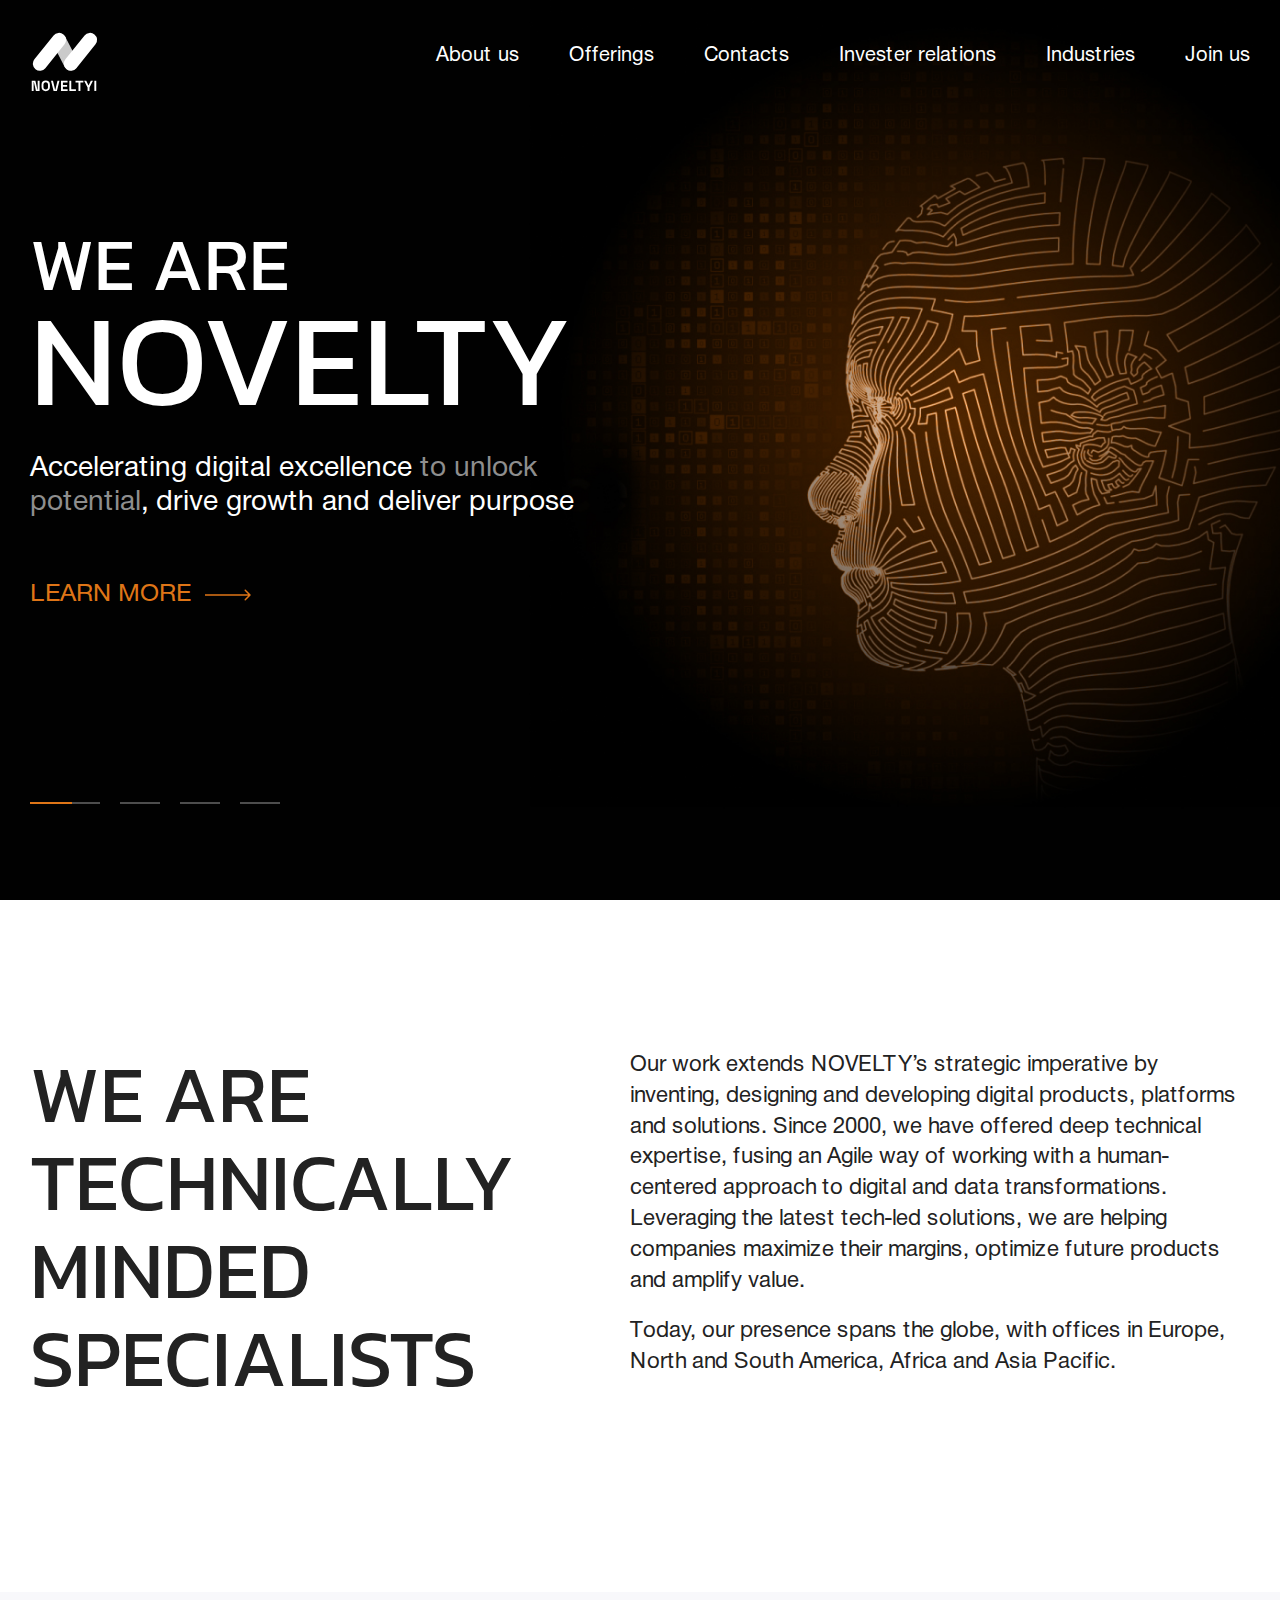
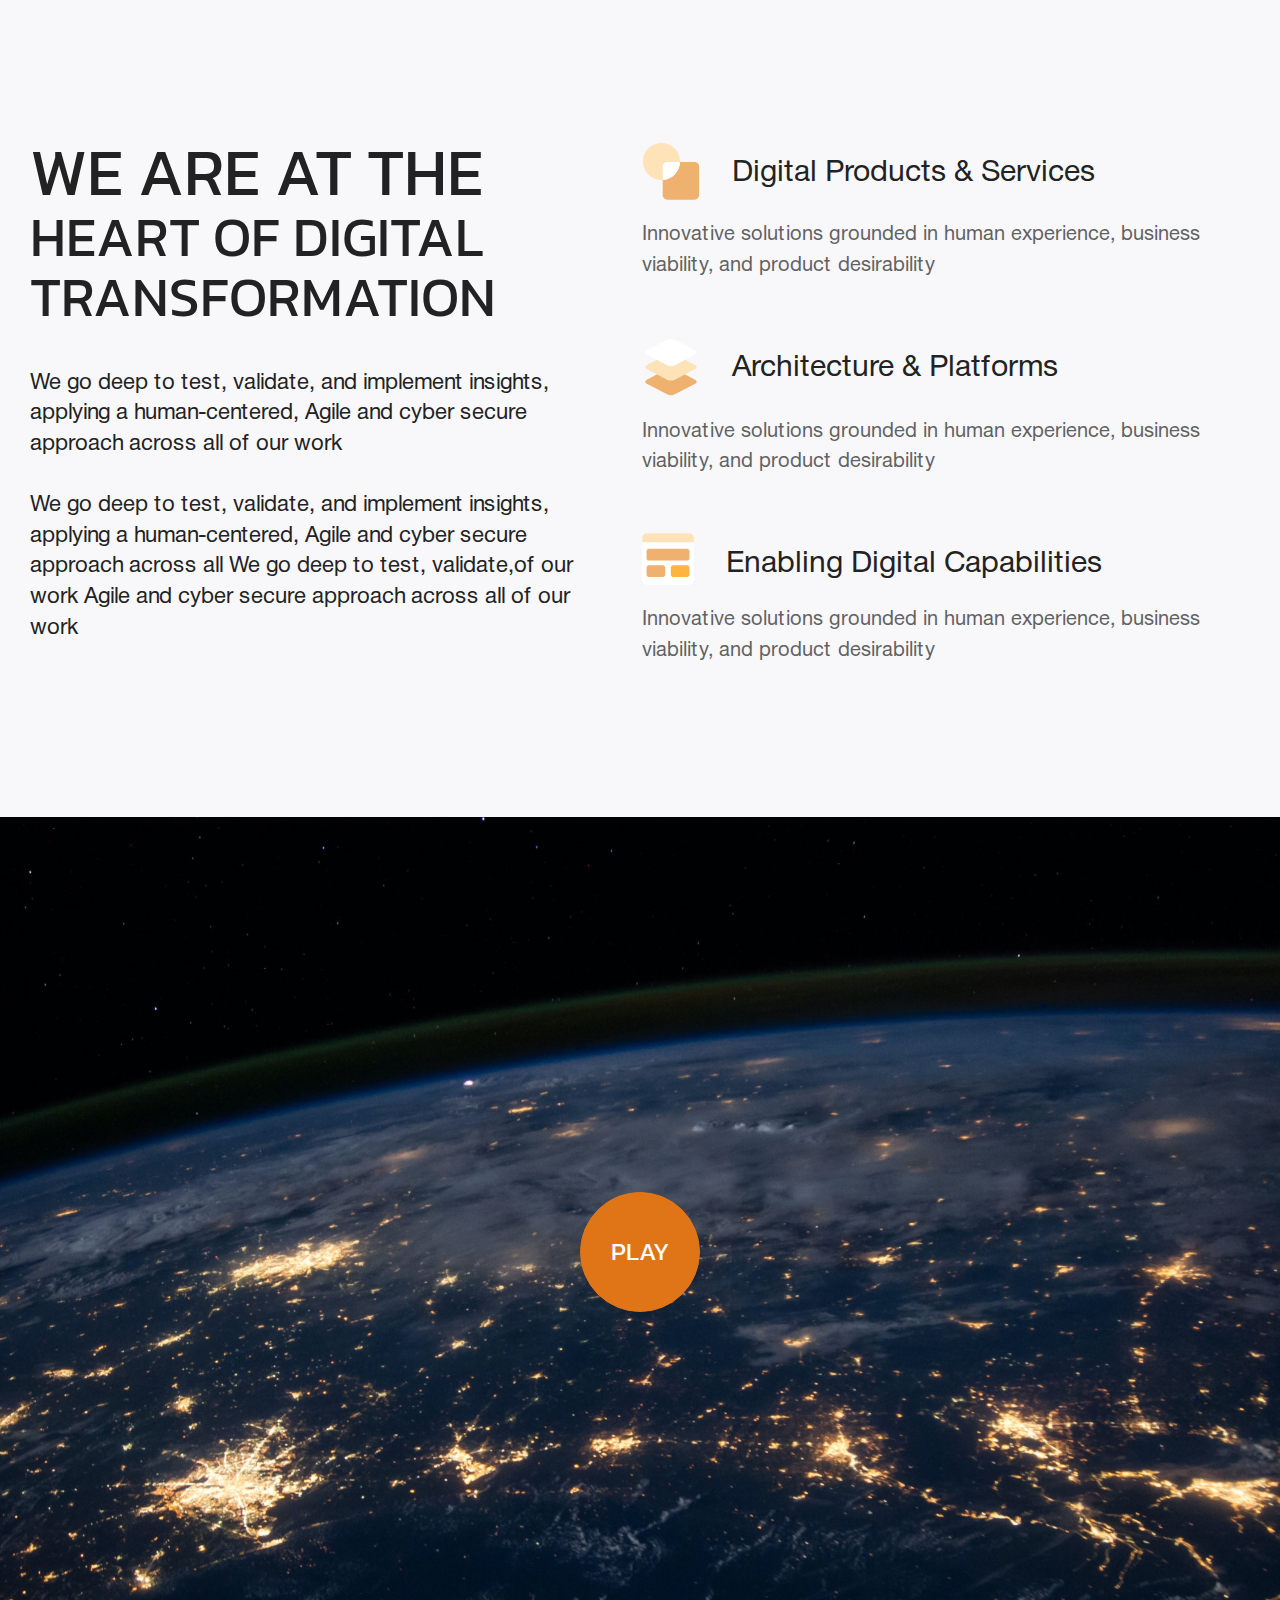
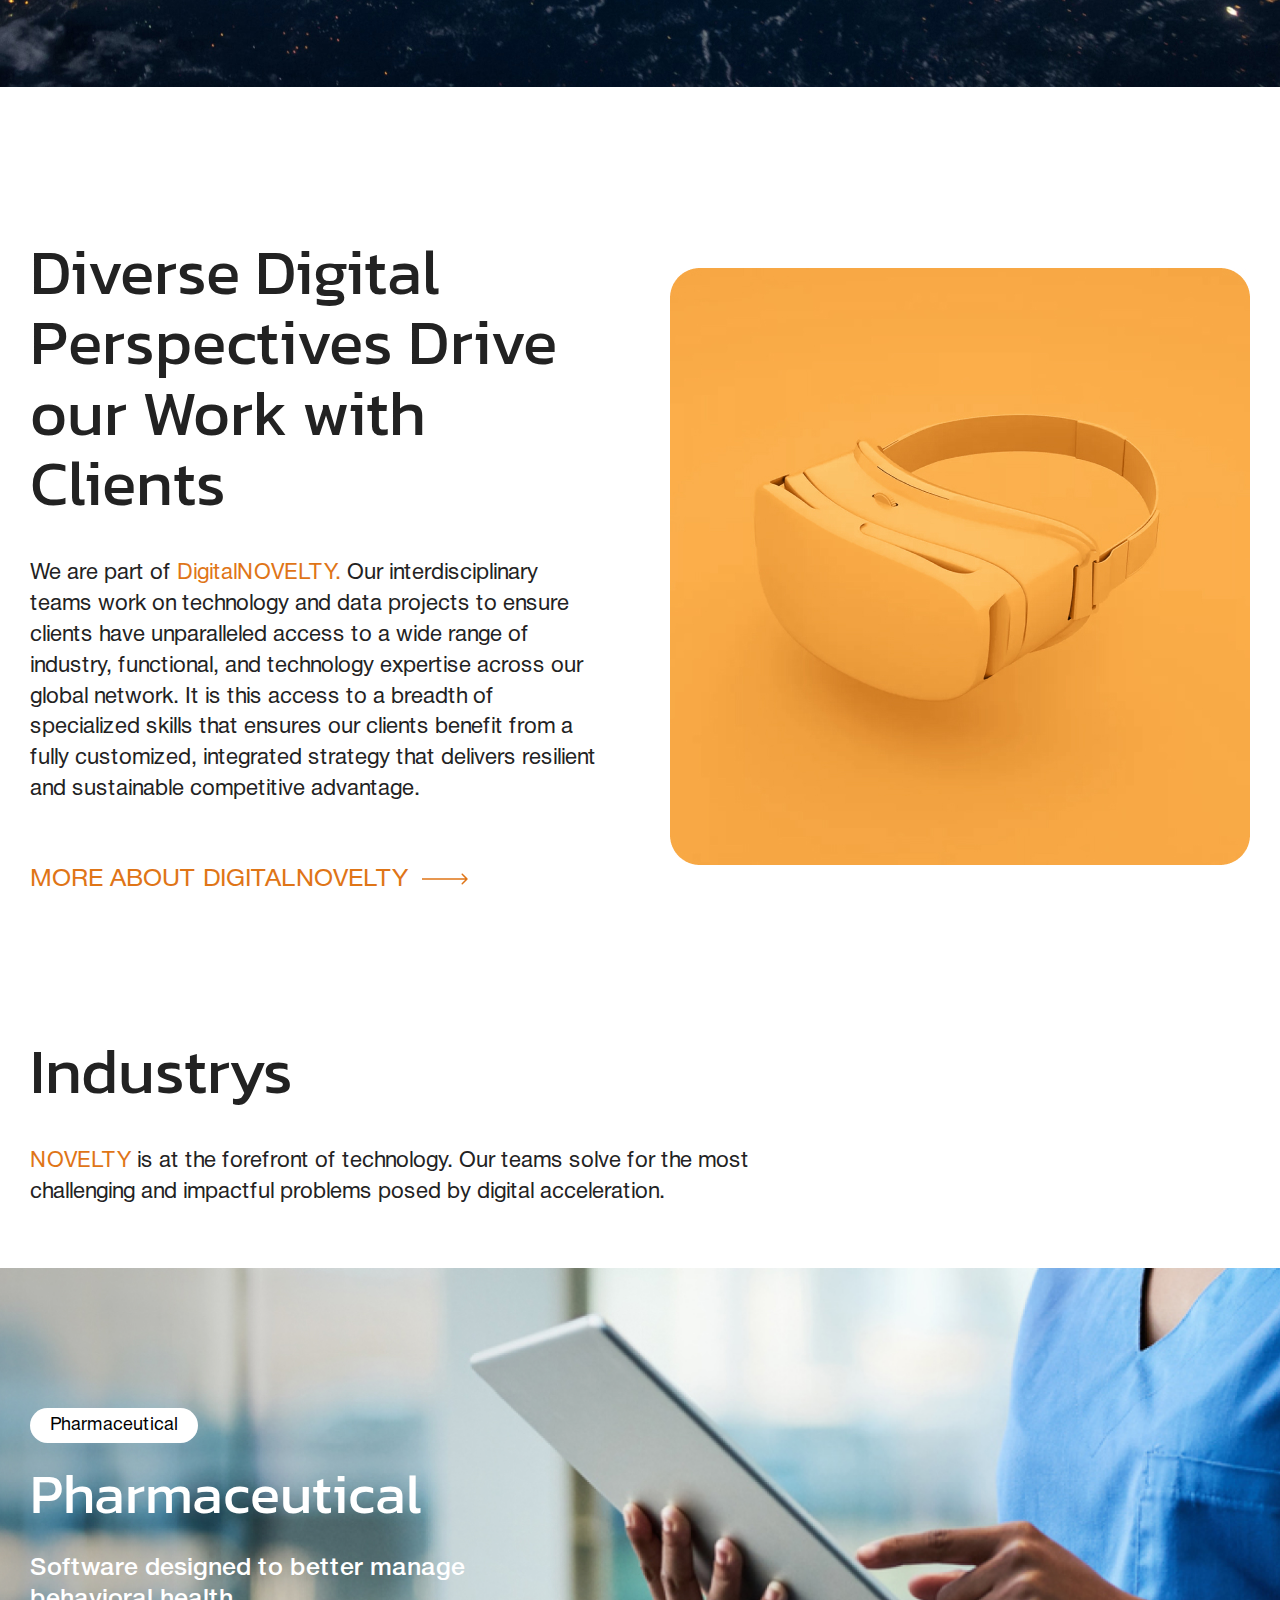
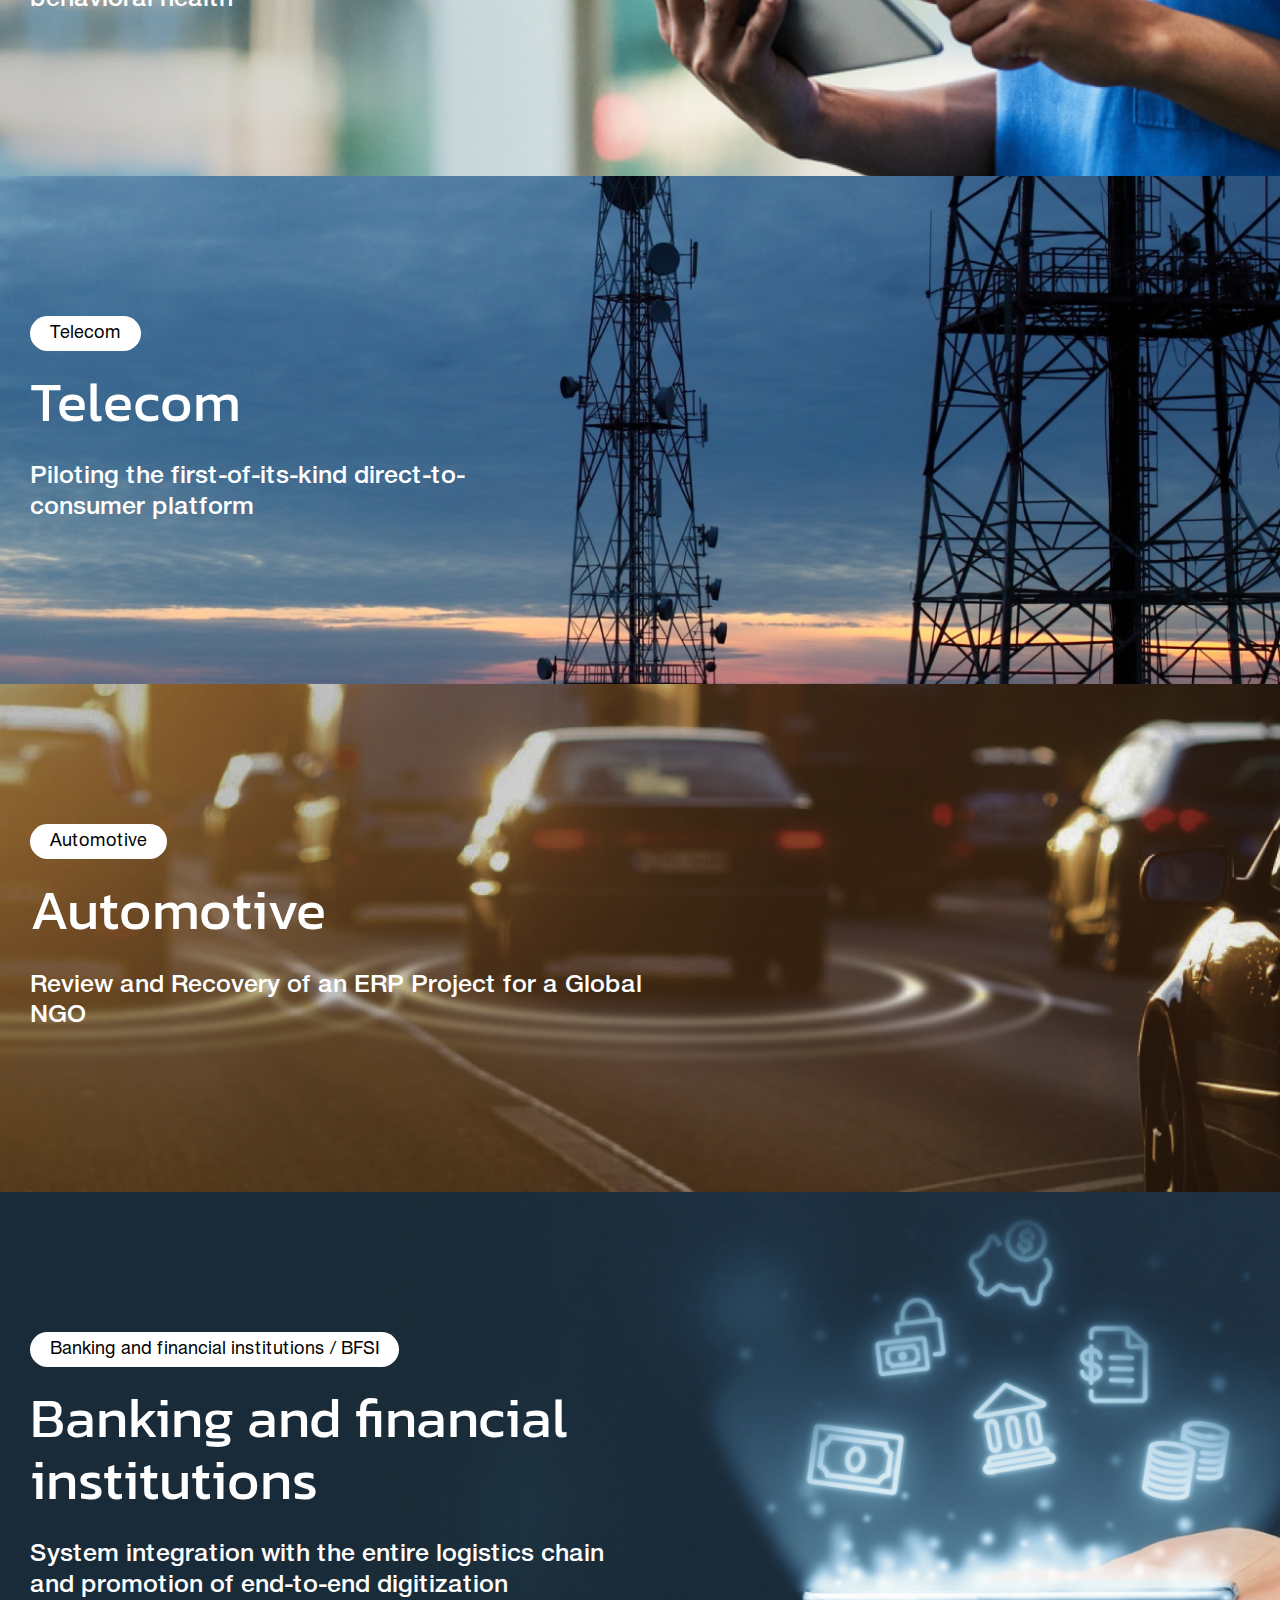
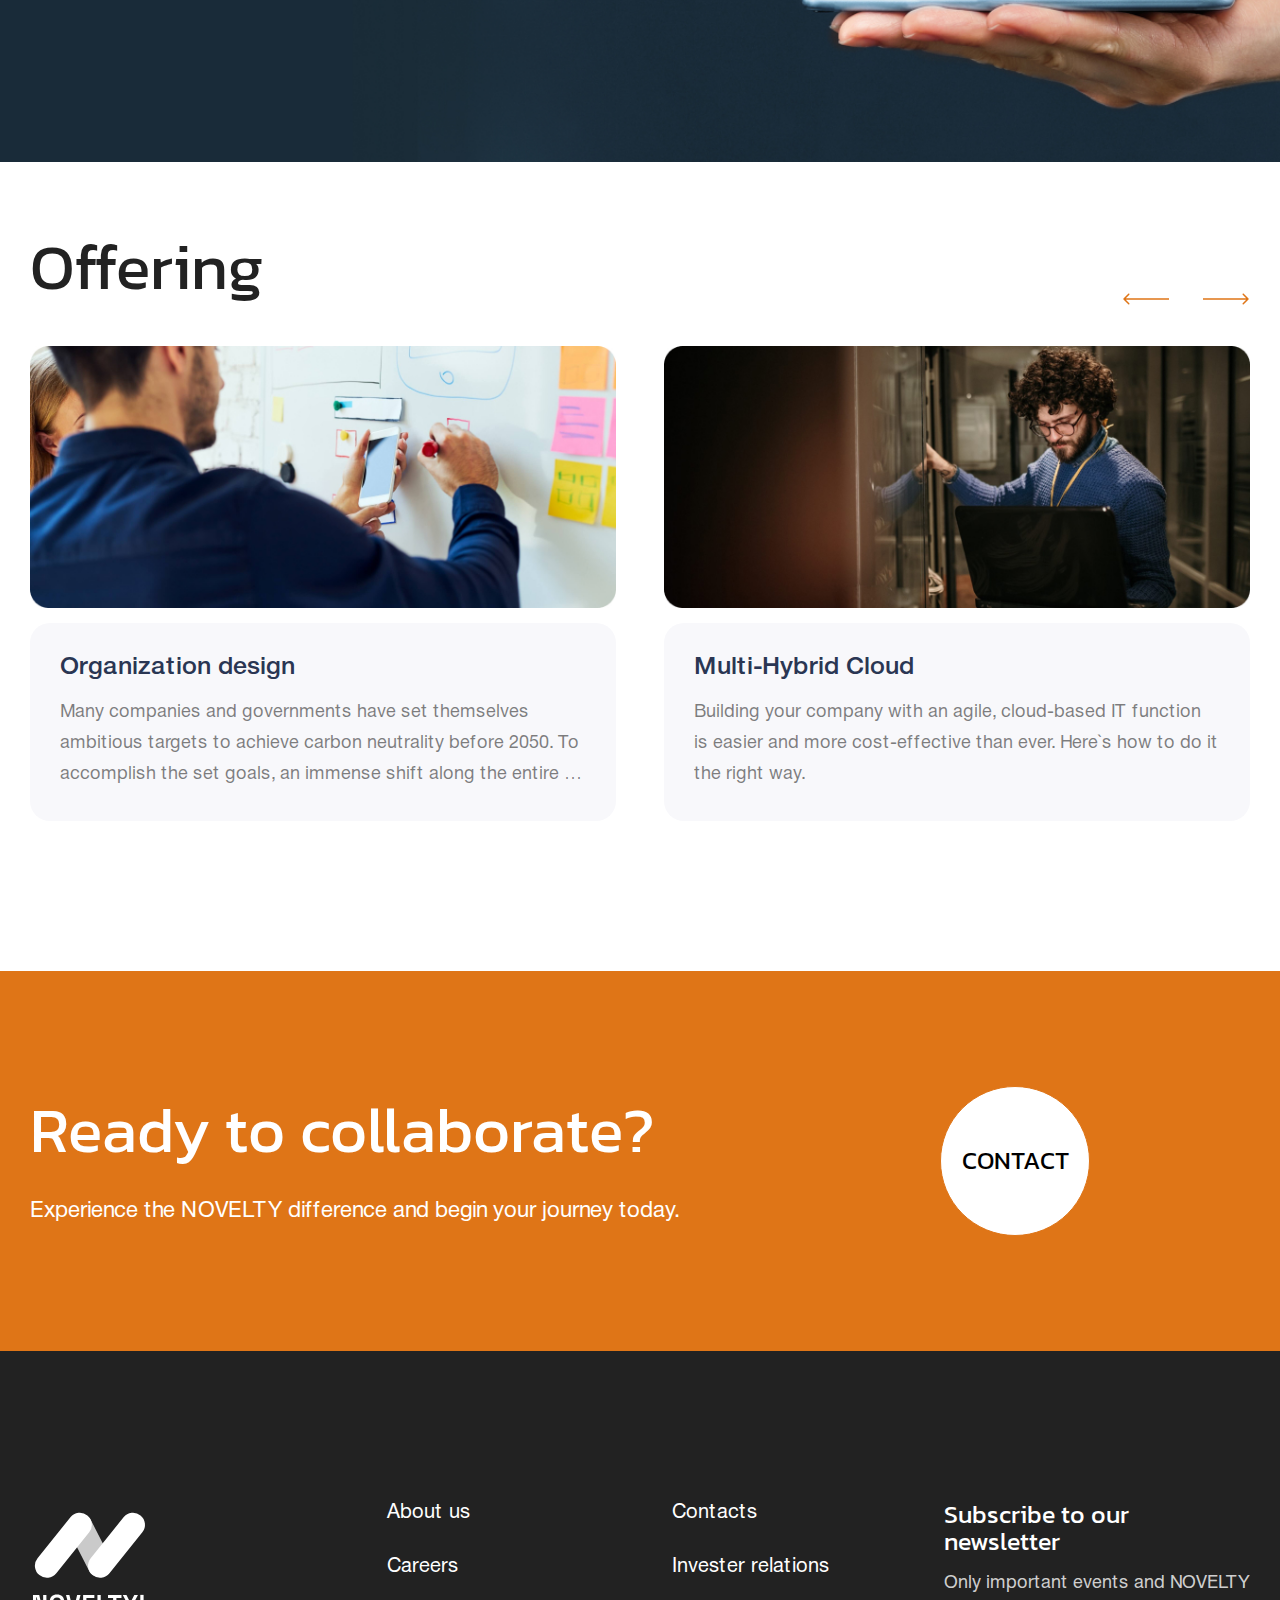
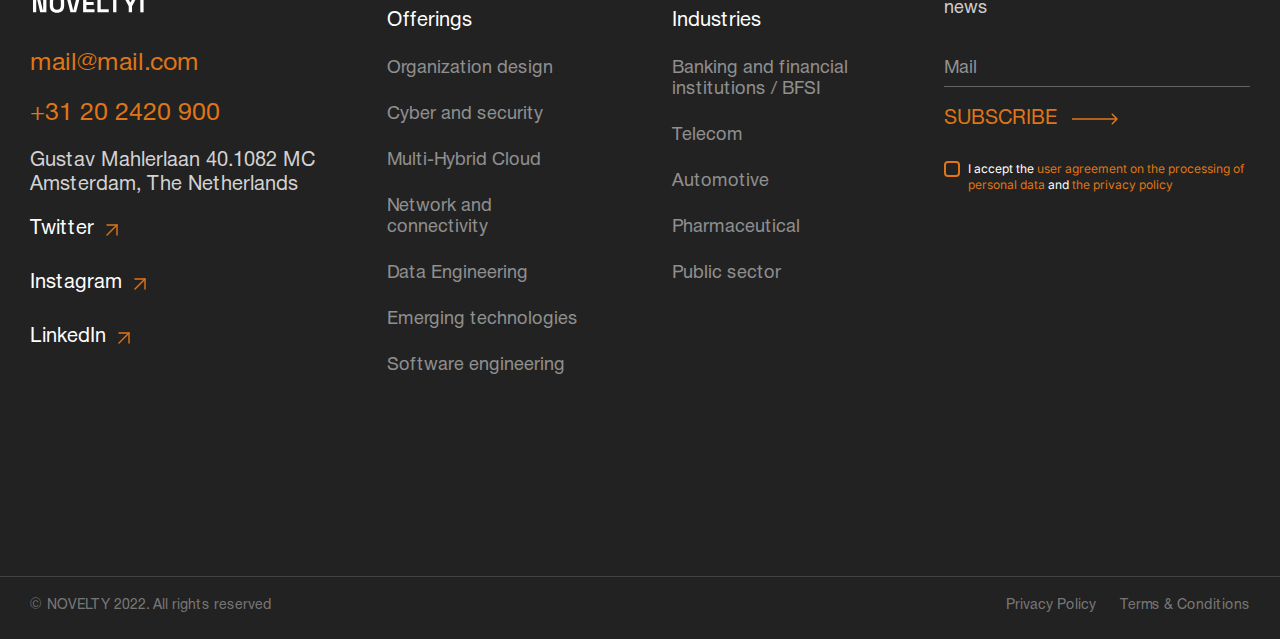
<file: index.html>
<!DOCTYPE html>
<html lang="en">

<head>
	<meta charset="UTF-8">
	<meta name="viewport" content="width=device-width, initial-scale=1.0">
	<meta http-equiv="X-UA-Compatible" content="ie=edge">
	<title>Document</title>
	<link rel="preconnect" href="https://fonts.googleapis.com">
	<link rel="preconnect" href="https://fonts.gstatic.com" crossorigin>
	<link href="https://fonts.googleapis.com/css2?family=Inter&family=Kanit&display=swap" rel="stylesheet">
	<link rel="stylesheet" href="css/fonts.css">
	<link rel="stylesheet" href="css/reset.css">
	<link rel="stylesheet" href="css/style.css">
</head>

<body>

	<header class="header" style="background-image: url('images/header-bg.jpg');" id="header">
		<div class="header__wrapper">
			<div class="header-top" id="header_menu">
				<div class="container">
					<div class="header-top__wrapper">
						<a class="header-top__logo" href="#">
							<img src="images/logo.svg">
						</a>
						<nav class="header-top__menu" id="nav_menu">
							<ul class="header-top__menu-list">
								<li class="header-top__menu-item">
									<a class="header-top__menu-link" href="about_us.html">
										About us
									</a>
								</li>
								<li class="header-top__menu-item header-top__menu-item--inner" data-id="offerings">
									<p class="header-top__menu-link">
										Offerings
									</p>
									<div class="header-top__menu-dropdown">
										<ul class="header-top__dropdown-list">
											<li class="header-top__dropdown-item offerings active" data-index="0">
												<p class="header-dropdown__item-text">Organization design</p>
											</li>
											<li class="header-top__dropdown-item offerings" data-index="1">
												<p class="header-dropdown__item-text">Network and connectivity</p>
											</li>
											<li class="header-top__dropdown-item offerings" data-index="2">
												<p class="header-dropdown__item-text">Cyber and security</p>
											</li>
											<li class="header-top__dropdown-item offerings" data-index="3">
												<p class="header-dropdown__item-text">Multi-Hybrid Cloud</p>
											</li>
											<li class="header-top__dropdown-item offerings" data-index="4">
												<p class="header-dropdown__item-text">Data Engineering</p>
											</li>
											<li class="header-top__dropdown-item offerings" data-index="5">
												<p class="header-dropdown__item-text">Software engineering</p>
											</li>
											<li class="header-top__dropdown-item offerings" data-index="6">
												<p class="header-dropdown__item-text">Emerging technologies</p>
											</li>
										</ul>
										<div class="header-dropdown__item-content">
											<ul class="header-dropdown__item-inner active" data-index="0">
												<li class="herader-dropdown__inner-item">
													<a class="herader-dropdown__inner-link" href="offerings.html">Digital native business models1</a>
												</li>
												<li class="herader-dropdown__inner-item">
													<a class="herader-dropdown__inner-link" href="offerings.html">Digital native enterprise architectures</a>
												</li>
												<li class="herader-dropdown__inner-item">
													<a class="herader-dropdown__inner-link" href="offerings.html">Workforce transformation</a>
												</li>
												<li class="herader-dropdown__inner-item">
													<a class="herader-dropdown__inner-link" href="offerings.html">Workspace transformation</a>
												</li>
												<li class="herader-dropdown__inner-item">
													<a class="herader-dropdown__inner-link" href="offerings.html">Cognitive process automation</a>
												</li>
												<li class="herader-dropdown__inner-item">
													<a class="herader-dropdown__inner-link" href="offerings.html">Experience design</a>	
												</li>
												<li class="herader-dropdown__inner-item">
													<a class="herader-dropdown__inner-link" href="offerings.html">Cognitive VOIP and Call center solutions</a>
												</li>
											</ul>
											<ul class="header-dropdown__item-inner" data-index="1">
												<li class="herader-dropdown__inner-item">
													<a class="herader-dropdown__inner-link" href="offerings.html">Digital native business models2</a>
												</li>
												<li class="herader-dropdown__inner-item">
													<a class="herader-dropdown__inner-link" href="offerings.html">Digital native enterprise architectures</a>
												</li>
												<li class="herader-dropdown__inner-item">
													<a class="herader-dropdown__inner-link" href="offerings.html">Workforce transformation</a>
												</li>
												<li class="herader-dropdown__inner-item">
													<a class="herader-dropdown__inner-link" href="offerings.html">Workspace transformation</a>
												</li>
												<li class="herader-dropdown__inner-item">
													<a class="herader-dropdown__inner-link" href="offerings.html">Cognitive process automation</a>
												</li>
												<li class="herader-dropdown__inner-item">
													<a class="herader-dropdown__inner-link" href="offerings.html">Experience design</a>	
												</li>
											</ul>
											<ul class="header-dropdown__item-inner" data-index="2">
												<li class="herader-dropdown__inner-item">
													<a class="herader-dropdown__inner-link" href="offerings.html">Digital native business models3</a>
												</li>
												<li class="herader-dropdown__inner-item">
													<a class="herader-dropdown__inner-link" href="offerings.html">Digital native enterprise architectures</a>
												</li>
												<li class="herader-dropdown__inner-item">
													<a class="herader-dropdown__inner-link" href="offerings.html">Workforce transformation</a>
												</li>
												<li class="herader-dropdown__inner-item">
													<a class="herader-dropdown__inner-link" href="offerings.html">Workspace transformation</a>
												</li>
											</ul>
											<ul class="header-dropdown__item-inner" data-index="3">
												<li class="herader-dropdown__inner-item">
													<a class="herader-dropdown__inner-link" href="offerings.html">Digital native business models4</a>
												</li>
												<li class="herader-dropdown__inner-item">
													<a class="herader-dropdown__inner-link" href="offerings.html">Workforce transformation</a>
												</li>
												<li class="herader-dropdown__inner-item">
													<a class="herader-dropdown__inner-link" href="offerings.html">Workspace transformation</a>
												</li>
												<li class="herader-dropdown__inner-item">
													<a class="herader-dropdown__inner-link" href="offerings.html">Cognitive process automation</a>
												</li>
												<li class="herader-dropdown__inner-item">
													<a class="herader-dropdown__inner-link" href="offerings.html">Experience design</a>	
												</li>
												<li class="herader-dropdown__inner-item">
													<a class="herader-dropdown__inner-link" href="offerings.html">Cognitive VOIP and Call center solutions</a>
												</li>
											</ul>
											<ul class="header-dropdown__item-inner" data-index="4">
												<li class="herader-dropdown__inner-item">
													<a class="herader-dropdown__inner-link" href="offerings.html">Digital native business models5</a>
												</li>
												<li class="herader-dropdown__inner-item">
													<a class="herader-dropdown__inner-link" href="offerings.html">Digital native enterprise architectures</a>
												</li>
												<li class="herader-dropdown__inner-item">
													<a class="herader-dropdown__inner-link" href="offerings.html">Workforce transformation</a>
												</li>
												<li class="herader-dropdown__inner-item">
													<a class="herader-dropdown__inner-link" href="offerings.html">Workspace transformation</a>
												</li>
												<li class="herader-dropdown__inner-item">
													<a class="herader-dropdown__inner-link" href="offerings.html">Cognitive process automation</a>
												</li>
											</ul>	
											<ul class="header-dropdown__item-inner" data-index="5">
												<li class="herader-dropdown__inner-item">
													<a class="herader-dropdown__inner-link" href="offerings.html">Digital native business models6</a>
												</li>
												<li class="herader-dropdown__inner-item">
													<a class="herader-dropdown__inner-link" href="offerings.html">Digital native enterprise architectures</a>
												</li>
												<li class="herader-dropdown__inner-item">
													<a class="herader-dropdown__inner-link" href="offerings.html">Cognitive process automation</a>
												</li>
												<li class="herader-dropdown__inner-item">
													<a class="herader-dropdown__inner-link" href="offerings.html">Experience design</a>	
												</li>
												<li class="herader-dropdown__inner-item">
													<a class="herader-dropdown__inner-link" href="offerings.html">Cognitive VOIP and Call center solutions</a>
												</li>
											</ul>
											<ul class="header-dropdown__item-inner" data-index="6">
												<li class="herader-dropdown__inner-item">
													<a class="herader-dropdown__inner-link" href="offerings.html">Digital native business models7</a>
												</li>
												<li class="herader-dropdown__inner-item">
													<a class="herader-dropdown__inner-link" href="offerings.html">Digital native enterprise architectures</a>
												</li>
												<li class="herader-dropdown__inner-item">
													<a class="herader-dropdown__inner-link" href="offerings.html">Workforce transformation</a>
												</li>
												<li class="herader-dropdown__inner-item">
													<a class="herader-dropdown__inner-link" href="offerings.html">Workspace transformation</a>
												</li>
												<li class="herader-dropdown__inner-item">
													<a class="herader-dropdown__inner-link" href="offerings.html">Cognitive process automation</a>
												</li>
												<li class="herader-dropdown__inner-item">
													<a class="herader-dropdown__inner-link" href="offerings.html">Experience design</a>	
												</li>
												<li class="herader-dropdown__inner-item">
													<a class="herader-dropdown__inner-link" href="offerings.html">Cognitive VOIP and Call center solutions</a>
												</li>
											</ul>
										</div>
									</div>
								</li>
								<li class="header-top__menu-item">
									<a class="header-top__menu-link" href="contacts.html">
										Contacts
									</a>
								</li>
								<li class="header-top__menu-item">
									<a class="header-top__menu-link" href="invester_relations.html">
										Invester relations
									</a>
								</li>
								<li class="header-top__menu-item header-top__menu-item--inner" data-id="industries">
									<p class="header-top__menu-link">
										Industries
									</p>
									<div class="header-top__menu-dropdown header-top__menu-dropdown--industries">
										<ul class="header-top__dropdown-list">
											<li class="header-top__dropdown-item industries">
												<a class="header-dropdown__item-text" href="industries.html">Banking and financial institutions / BFSI</a>
											</li>
											<li class="header-top__dropdown-item industries">
												<a class="header-dropdown__item-text" href="industries.html">Telecom</a>
											</li>
											<li class="header-top__dropdown-item industries">
												<a class="header-dropdown__item-text" href="industries.html">Automotive</a>
											</li>
											<li class="header-top__dropdown-item industries">
												<a class="header-dropdown__item-text" href="industries.html">Pharmaceutical</a>
											</li>
											<li class="header-top__dropdown-item industries">
												<a class="header-dropdown__item-text" href="industries.html">Public sector</a>
											</li>
										</ul>
									</div>
								</li>
								<li class="header-top__menu-item">
									<a class="header-top__menu-link" href="join_us.html">
										Join us
									</a>
								</li>
							</ul>
						</nav>
						<div class="header-top__menu-dropdown mobile offerings" data-id="offerings">
							<h6 class="header-top__menu-title">Offerings</h6>
							<ul class="header-top__dropdown-list">
								<li class="header-top__dropdown-item offerings active" data-index="0">
									<p class="header-dropdown__item-text">Organization design</p>
									<ul class="header-dropdown__item-inner active" data-index="0">
										<li class="herader-dropdown__inner-item">
											<a class="herader-dropdown__inner-item" href="offerings.html">Digital native business models1</a>
										</li>
										<li class="herader-dropdown__inner-item">
											<a class="herader-dropdown__inner-item" href="offerings.html">Digital native enterprise architectures</a>
										</li>
										<li class="herader-dropdown__inner-item">
											<a class="herader-dropdown__inner-item" href="offerings.html">Workforce transformation</a>	
										</li>
										<li class="herader-dropdown__inner-item">
											<a class="herader-dropdown__inner-item" href="offerings.html">Workspace transformation</a>
										</li>
										<li class="herader-dropdown__inner-item">
											<a class="herader-dropdown__inner-item" href="offerings.html">Cognitive process automation</a>		
										</li>
										<li class="herader-dropdown__inner-item">
											<a class="herader-dropdown__inner-item" href="offerings.html">Experience design</a>
										</li>
										<li class="herader-dropdown__inner-item">
											<a class="herader-dropdown__inner-item" href="offerings.html">Cognitive VOIP and Call center solutions</a>
										</li>
									</ul>
								</li>
								<li class="header-top__dropdown-item offerings" data-index="1">
									<p class="header-dropdown__item-text">Network and connectivity</p>
									<ul class="header-dropdown__item-inner" data-index="1">
										<li class="herader-dropdown__inner-item">Digital native business models2</li>
										<li class="herader-dropdown__inner-item">Digital native enterprise architectures
										</li>
										<li class="herader-dropdown__inner-item">Workforce transformation</li>
										<li class="herader-dropdown__inner-item">Workspace transformation</li>
									</ul>
								</li>
								<li class="header-top__dropdown-item offerings" data-index="2">
									<p class="header-dropdown__item-text">Cyber and security</p>
									<ul class="header-dropdown__item-inner" data-index="2">
										<li class="herader-dropdown__inner-item">Digital native business models3</li>
										<li class="herader-dropdown__inner-item">Digital native enterprise architectures
										</li>
										<li class="herader-dropdown__inner-item">Workforce transformation</li>
										<li class="herader-dropdown__inner-item">Experience design</li>
										<li class="herader-dropdown__inner-item">Cognitive VOIP and Call center
											solutions </li>
									</ul>
								</li>
								<li class="header-top__dropdown-item offerings" data-index="3">
									<p class="header-dropdown__item-text">Multi-Hybrid Cloud</p>
									<ul class="header-dropdown__item-inner" data-index="3">
										<li class="herader-dropdown__inner-item">Digital native business models4</li>
										<li class="herader-dropdown__inner-item">Digital native enterprise architectures
										</li>
										<li class="herader-dropdown__inner-item">Workforce transformation</li>
										<li class="herader-dropdown__inner-item">Workspace transformation</li>
										<li class="herader-dropdown__inner-item">Cognitive process automation</li>
										<li class="herader-dropdown__inner-item">Experience design</li>
										<li class="herader-dropdown__inner-item">Cognitive process automation</li>
										<li class="herader-dropdown__inner-item">Experience design</li>
									</ul>
								</li>
								<li class="header-top__dropdown-item offerings" data-index="4">
									<p class="header-dropdown__item-text">Data Engineering</p>
									<ul class="header-dropdown__item-inner" data-index="4">
										<li class="herader-dropdown__inner-item">Digital native business models5</li>
										<li class="herader-dropdown__inner-item">Digital native enterprise architectures
										</li>
										<li class="herader-dropdown__inner-item">Workforce transformation</li>
										<li class="herader-dropdown__inner-item">Workspace transformation</li>
										<li class="herader-dropdown__inner-item">Cognitive process automation</li>
										<li class="herader-dropdown__inner-item">Experience design</li>
										<li class="herader-dropdown__inner-item">Cognitive VOIP and Call center solutions </li>
									</ul>
								</li>
								<li class="header-top__dropdown-item offerings" data-index="5">
									<p class="header-dropdown__item-text">Software engineering</p>
									<ul class="header-dropdown__item-inner" data-index="5">
										<li class="herader-dropdown__inner-item">Digital native business models6</li>
										<li class="herader-dropdown__inner-item">Digital native enterprise architectures
										</li>
										<li class="herader-dropdown__inner-item">Workforce transformation</li>
										<li class="herader-dropdown__inner-item">Workspace transformation</li>
										<li class="herader-dropdown__inner-item">Cognitive process automation</li>
										<li class="herader-dropdown__inner-item">Experience design</li>
										<li class="herader-dropdown__inner-item">Cognitive VOIP and Call center solutions </li>
									</ul>
								</li>
								<li class="header-top__dropdown-item offerings" data-index="6">
									<p class="header-dropdown__item-text">Emerging technologies</p>
									<ul class="header-dropdown__item-inner" data-index="6">
										<li class="herader-dropdown__inner-item">Digital native business models7</li>
										<li class="herader-dropdown__inner-item">Digital native enterprise architectures
										</li>
										<li class="herader-dropdown__inner-item">Workforce transformation</li>
										<li class="herader-dropdown__inner-item">Workspace transformation</li>
										<li class="herader-dropdown__inner-item">Cognitive process automation</li>
										<li class="herader-dropdown__inner-item">Experience design</li>
										<li class="herader-dropdown__inner-item">Cognitive VOIP and Call center solutions </li>
									</ul>
								</li>
							</ul>
							<div class="header-dropdown__item-content">
							</div>
						</div>
						<div class="header-top__menu-dropdown mobile" data-id="industries" data-mobile="">
							<h6 class="header-top__menu-title">Industries</h6>
							<ul class="header-top__dropdown-list">
								<li class="header-top__dropdown-item industries">
									<a class="header-dropdown__item-text" href="industries.html">Banking and financial institutions / BFSI</a>
								</li>
								<li class="header-top__dropdown-item industries">
									<a class="header-dropdown__item-text" href="industries.html">Telecom</a>
								</li>
								<li class="header-top__dropdown-item industries">
									<a class="header-dropdown__item-text" href="industries.html">Automotive</a>
								</li>
								<li class="header-top__dropdown-item industries">
									<a class="header-dropdown__item-text" href="industries.html">Pharmaceutical</a>
								</li>
								<li class="header-top__dropdown-item industries">
									<a class="header-dropdown__item-text" href="industries.html">Public sector</a>
								</li>
							</ul>
						</div>
						<div class="header-top__burger">
							<span class="header-top__burger-line"></span>
						</div>
					</div>	
				</div>	
			</div>
			<div class="container">
				<div class="header__inner">
					<div class="header__inner-content">
						<h1 class="header__inner-title title header__inner-title--main">
							We Are<br>
							<span>NOVELTY</span>
						</h1>
						<p class="header__inner-text header__inner-text--main">
							Accelerating digital excellence <span>to unlock potential</span>, drive growth and deliver
							purpose
						</p>
						<a class="header__inner-link link" href="#">
							LEARN MORE
						</a>
					</div>
					<div class="header__inner-bottom">
						<div class="header__inner-line header__inner-line--active">
							<span class="header__inner-filling"></span>
						</div>
						<div class="header__inner-line">
							<span class="header__inner-filling"></span>
						</div>
						<div class="header__inner-line">
							<span class="header__inner-filling"></span>
						</div>
						<div class="header__inner-line">
							<span class="header__inner-filling"></span>
						</div>
					</div>
				</div>
			</div>	
		</div>
	</header>





	<section class="info">
		<div class="container">
			<div class="info__wrapper">
				<h2 class="info__wrapper-title title">
					We are Technically Minded Specialists
				</h2>
				<div class="info__wrapper-text">
					<p class="info__wrapper-paragraph">
						Our work extends NOVELTY’s strategic imperative by inventing, designing and developing digital
						products, platforms and solutions. Since 2000, we have offered deep technical expertise, fusing
						an Agile way of working with a human-centered approach to digital and data transformations.
						Leveraging the latest tech-led solutions, we are helping companies maximize their margins,
						optimize future products and amplify value.
					</p>
					<p class="info__wrapper-paragraph">
						Today, our presence spans the globe, with offices in Europe, North and South America, Africa and
						Asia Pacific.
					</p>
				</div>
			</div>
		</div>
	</section>




	<section class="feature">
		<div class="container">
			<div class="feature-inner">
				<div class="feature-inner__info">
					<h3 class="feature-inner__info-title title">
						<span>We Are at the</span> Heart of Digital Transformation
					</h3>
					<div class="feature-inner__info-text">
						<p class="feature-inner__info-paragraph">
							We go deep to test, validate, and implement insights,
							applying a human-centered,
							Agile and cyber secure approach across all of our work
						</p>
						<p class="feature-inner__info-paragraph">
							We go deep to test, validate, and implement insights, applying a human-centered,
							Agile and cyber secure approach across all We go deep to test,
							validate,of our work Agile and cyber secure approach across all of our work
						</p>
					</div>
				</div>
				<div class="feature-inner__items">
					<div class="feature-inner__items-item">
						<div class="feature-inner__item-top">
							<div class="feature-inner__items-img">
								<img src="images/feature_img-1.svg">
							</div>
							<h5 class="feature-inner__items-title">
								Digital Products & Services
							</h5>
						</div>
						<p class="feature-inner__items-text">
							Innovative solutions grounded in human experience,
							business viability, and product desirability
						</p>
					</div>
					<div class="feature-inner__items-item">
						<div class="feature-inner__item-top">
							<div class="feature-inner__items-img">
								<img src="images/feature_img-2.svg">
							</div>
							<h5 class="feature-inner__items-title">
								Architecture & Platforms
							</h5>
						</div>
						<p class="feature-inner__items-text">
							Innovative solutions grounded in human experience,
							business viability, and product desirability
						</p>
					</div>
					<div class="feature-inner__items-item">
						<div class="feature-inner__item-top">
							<div class="feature-inner__items-img">
								<img src="images/feature_img-3.svg">
							</div>
							<h5 class="feature-inner__items-title">
								Enabling Digital Capabilities
							</h5>
						</div>
						<p class="feature-inner__items-text">
							Innovative solutions grounded in human experience,
							business viability, and product desirability
						</p>
					</div>
				</div>
			</div>
		</div>
	</section>




	<section class="video" style="background-image: url('images/video-bg.jpg');">
		<div class="video__button circle__button">
			<p class="video__button-text">
				play
			</p>
		</div>
	</section>




	<section class="digitalnovelty">
		<div class="container">
			<div class="digitalnovelty__wrapper">
				<div class="digitalnovelty__wrapper-img">
					<img src="images/digitalnovelty_img.jpg">
				</div>
				<div class="digitalnovelty__wrapper-info">
					<h4 class="digitalnovelty__wrapper-title title">
						Diverse Digital Perspectives Drive our Work with Clients
					</h4>
					<p class="digitalnovelty__wrapper-text">
						We are part of <span>DigitalNOVELTY.</span>
						Our interdisciplinary teams work on technology and data projects to ensure
						clients have unparalleled access to a wide range of industry,
						functional, and technology expertise across our global network.
						It is this access to a breadth of specialized skills that ensures
						our clients benefit from a fully customized,
						integrated strategy that delivers resilient and sustainable competitive advantage.
					</p>
					<a class="digitalnovelty__wrapper-link link" href="#">
						more about digitalnovelty
					</a>
				</div>
			</div>
		</div>
	</section>


	<section class="industrys">
		<div class="industrys__top">
			<div class="container">
				<div class="industrys__top-info">
					<h4 class="industrys__top-title title">
						Industrys
					</h4>
					<p class="industrys__top-text">
						<span>NOVELTY</span> is at the forefront of technology.
						Our teams solve for the most challenging and impactful
						problems posed by digital acceleration.
					</p>
				</div>
			</div>
		</div>

		<div class="industrys__items">
			<div class="industrys__items-item" style="background-image: url('images/industrys_img-1.jpg');">
				<div class="container">
					<div class="industrys__item-content">
						<div class="industrys__item-img">
							<img src="images/industrys_img-1--mobile.jpg">
						</div>
						<div class="industrys__item-info">
							<h6 class="industrys__item-suptitle">
								Pharmaceutical
							</h6>
							<h4 class="industrys__item-title title">
								Pharmaceutical
							</h4>
							<p class="industrys__item-text">
								Software designed to better manage<br>
								behavioral health
							</p>
						</div>
					</div>
				</div>
			</div>
			<div class="industrys__items-item" style="background-image: url('images/industrys_img-2.jpg');">
				<div class="container">
					<div class="industrys__item-content">
						<div class="industrys__item-img">
							<img src="images/industrys_img-2--mobile.jpg">
						</div>
						<div class="industrys__item-info">
							<h6 class="industrys__item-suptitle">
								Telecom
							</h6>
							<h4 class="industrys__item-title title">
								Telecom
							</h4>
							<p class="industrys__item-text">
								Piloting the first-of-its-kind direct-to-<br>consumer platform
							</p>
						</div>
					</div>
				</div>
			</div>
			<div class="industrys__items-item" style="background-image: url('images/industrys_img-3.jpg');">
				<div class="container">
					<div class="industrys__item-content">
						<div class="industrys__item-img">
							<img src="images/industrys_img-3--mobile.jpg">
						</div>
						<div class="industrys__item-info">
							<h6 class="industrys__item-suptitle">
								Automotive
							</h6>
							<h4 class="industrys__item-title title">
								Automotive
							</h4>
							<p class="industrys__item-text">
								Review and Recovery of an ERP Project for a Global NGO
							</p>
						</div>
					</div>
				</div>
			</div>
			<div class="industrys__items-item" style="background-image: url('images/industrys_img-4.jpg');">
				<div class="container">
					<div class="industrys__item-content">
						<div class="industrys__item-img">
							<img src="images/industrys_img-4--mobile.jpg">
						</div>
						<div class="industrys__item-info">
							<h6 class="industrys__item-suptitle">
								Banking and financial institutions / BFSI
							</h6>
							<h4 class="industrys__item-title title">
								Banking and financial institutions
							</h4>
							<p class="industrys__item-text">
								System integration with the entire logistics chain and promotion of end-to-end digitization
							</p>
						</div>	
					</div>
				</div>
			</div>
		</div>
	</section>




	<section class="offering">
		<div class="container">
			<div class="offering__top">
				<h4 class="offering-title title">
					Offering
				</h4>
				<div class="offering__slider-arrows">
					<div class="offering__slider-prev offering__slider-btn">
						<img src="images/arrow-prev.svg">
					</div>
					<div class="offering__slider-next offering__slider-btn">
						<img src="images/next-prev.svg">
					</div>
				</div>
			</div>
			<div class="offering__slider">
				<div class="offering__slider-items">
					<div class="offering__slider-item">
						<div class="offering__slider-item__more circle__button">
							LEARN MORE
						</div>
						<div class="offering__slider-item__img">
							<picture>
								<source media="(max-width: 575px)" srcset="images/offering_slider-img1--mobile.jpg">
								<source media="(min-width: 576px)" srcset="images/offering_slider-img1.jpg">
								<img src="images/ offering_slider-img1.jpg">
						   	</picture>
						</div>
						<div class="offering__slider-item__info">
							<h6 class="offering__slider-item-title">
								Organization design
							</h6>
							<p class="offering__slider-item__text">
								Many companies and governments have set themselves ambitious targets to achieve carbon
								neutrality before 2050.
								To accomplish the set goals, an immense shift along the entire IT value chain is
								required.
							</p>
						</div>
					</div>
					<div class="offering__slider-item">
						<div class="offering__slider-item__more circle__button">
							LEARN MORE
						</div>
						<div class="offering__slider-item__img">
							<img src="images/offering_slider-img2.jpg">
						</div>
						<div class="offering__slider-item__info">
							<h6 class="offering__slider-item-title">
								Multi-Hybrid Cloud
							</h6>
							<p class="offering__slider-item__text">
								Building your company with an agile, cloud-based IT function is easier and more
								cost-effective than ever.
								Here`s how to do it the right way.
							</p>
						</div>
					</div>
				</div>
			</div>
		</div>
	</section>



	<section class="contact">
		<div class="container">
			<div class="contact__inner">
				<div class="contact__inner-info">
					<h4 class="contact__inner-title title">
						Ready to collaborate?
					</h4>
					<p class="contact__inner-text">
						Experience the NOVELTY difference and begin your journey today.
					</p>
				</div>
				<div class="contact__inner-button circle__button" id="contact_button">
					contact
				</div>
			</div>
		</div>
	</section>





	<footer class="footer">
		<div class="container">
			<div class="footer__inner">
				<div class="footer__inner-item footer__inner-item--first">
					<a class="footer__item-logo" href="index.html">
						<img src="images/footer_logo.svg">
					</a>
					<a class="footer__item-mail" href="#">
						mail@mail.com
					</a>
					<a class="footer__item-phone" href="tel:+31202420900">
						+31 20 2420 900
					</a>
					<p class="footer__item-address">
						Gustav Mahlerlaan 40.1082 MC Amsterdam, The Netherlands
					</p>
					<ul class="footer__item-socnetwork">
						<li class="footer__socnetwork-item">
							<a class="footer__socnetwork-link" href="#">
								Twitter
							</a>
						</li>
						<li class="footer__socnetwork-item">
							<a class="footer__socnetwork-link" href="#">
								Instagram
							</a>
						</li>
						<li class="footer__socnetwork-item">
							<a class="footer__socnetwork-link" href="#">
								LinkedIn
							</a>
						</li>
					</ul>
				</div>
				<div class="footer__inner-item footer__inner-item--nav">
					<ul class="footer__item-list">
						<li class="footer__list-item">
							<a class="footer__list-link footer__list-item--top" href="about_us.html">
								About us
							</a>
						</li>
						<li class="footer__list-item">
							<a class="footer__list-link footer__list-item--top" href="#">
								Careers
							</a>
						</li>
						<li class="footer__list-item footer__list-item--dropdown">
							<p class="footer__list-link footer__list-item--top">
								Offerings
							</p>
							<ul class="footer__list-item__inner">
								<li class="footer__list-inner__item">
									<a class="footer__list-link" href="offerings.html">
										Organization design
									</a>
								</li>
								<li class="footer__list-inner__item">
									<a class="footer__list-link" href="offerings.html">
										Cyber and security
									</a>
								</li>
								<li class="footer__list-inner__item">
									<a class="footer__list-link" href="offerings.html">
										Multi-Hybrid Cloud
									</a>
								</li>
								<li class="footer__list-inner__item">
									<a class="footer__list-link" href="offerings.html">
										Network and connectivity
									</a>
								</li>
								<li class="footer__list-inner__item">
									<a class="footer__list-link" href="offerings.html">
										Data Engineering
									</a>
								</li>
								<li class="footer__list-inner__item">
									<a class="footer__list-link" href="offerings.html">
										Emerging technologies
									</a>
								</li>
								<li class="footer__list-inner__item">
									<a class="footer__list-link" href="offerings.html">
										Software engineering
									</a>
								</li>
							</ul>
						</li>
					</ul>
					<ul class="footer__item-list">
						<li class="footer__list-item">
							<a class="footer__list-link footer__list-item--top" href="contacts.html">
								Contacts
							</a>
						</li>
						<li class="footer__list-item">
							<a class="footer__list-link footer__list-item--top" href="invester_relations.html">
								Invester relations
							</a>
						</li>
						<li class="footer__list-item footer__list-item--dropdown">
							<p class="footer__list-link footer__list-item--top">
								Industries
							</p>
							<ul class="footer__list-item__inner">
								<li class="footer__list-inner__item">
									<a class="footer__list-link" href="industries.html">
										Banking and financial institutions / BFSI
									</a>
								</li>
								<li class="footer__list-inner__item">
									<a class="footer__list-link" href="industries.html">
										Telecom
									</a>
								</li>
								<li class="footer__list-inner__item">
									<a class="footer__list-link" href="industries.html">
										Automotive
									</a>
								</li>
								<li class="footer__list-inner__item">
									<a class="footer__list-link" href="industries.html">
										Pharmaceutical
									</a>
								</li>
								<li class="footer__list-inner__item">
									<a class="footer__list-link" href="industries.html">
										Public sector
									</a>
								</li>
							</ul>
						</li>
					</ul>
				</div>
				<div class="footer__inner-item footer__inner-form">
					<h6 class="footer__form-title title">
						Subscribe to our newsletter
					</h6>
					<p class="footer__form-text">
						Only important events and NOVELTY news
					</p>
					<div class="footer__form-content">
						<input class="footer__form-input input" type="email" placeholder="Mail">
						<button class="footer__form-button link button">
							Subscribe
						</button>
					</div>
					<label class="footer__form-label">
						<input class="footer__form-check agreement__check" type="checkbox">
						<span class="footer__form-check--style agreement__check--style"></span>
						<p class="footer__label-text agreement__check-text">I accept the <a href="#">user agreement on the processing of
								personal data</a> and <a href="#">the privacy policy</a></p>
					</label>
				</div>
			</div>
		</div>
		<div class="footer__bottom">
			<div class="container">
				<div class="footer__bottom-content">
					<p class="footer__bottom-copyright">
						© NOVELTY 2022. All rights reserved
					</p>
					<div class="footer__bottom-links">
						<a class="footer__links-item" href="#">Privacy Policy</a>
						<a class="footer__links-item" href="#">Terms & Conditions</a>
					</div>
				</div>
			</div>
		</div>
	</footer>

	<div class="popup" id="contact_popup">
		<div class="popup__close"></div>
		<div class="popup__body">
			<div class="popup__content">
				<h5 class="popup__content-title title">
					Contact us
				</h5>
				<p class="popup__content-text">
					We will contact you as soon as possible
				</p>
				<form class="popup__content-form">
					<label class="popup__content-label" id="form_name">
						Name
						<input class="popup__content-input input" type="text">
						<span class="popup__content-error">Please enter your name</span>
					</label>
					<label class="popup__content-label" id="form_mail">
						Mail
						<input class="popup__content-input input" type="email">
						<span class="popup__content-error">Please enter your mail</span>
					</label>
					<label class="popup__content-label" id="form_company">
						Company
						<input class="popup__content-input input" type="text">
						<span class="popup__content-error">Please enter company name</span>
					</label>
					<label class="popup__content-label" id="form_problem">
						Describe your problem
						<input class="popup__content-input input" type="text">
						<span class="popup__content-error">Please enter your problem</span>
					</label>
					<div class="popup__content-bottom">
						<label class="popup__content-agreement">
							<input class="popup__content-check agreement__check" type="checkbox" id="form_check">
							<span class="popup__content-check--style agreement__check--style"></span>
							<p class="popup__label-text agreement__check-text">I accept the <a href="#">user agreement on the processing of
									personal data</a> and <a href="#">the privacy policy</a></p>
						</label>
						<button class="popup__content-button button__form circle__button">
							Send
						</button>
					</div>
				</form>
			</div>
		</div>
	</div>

	<script src="js/main.js"></script>
	<script src="js/index.js"></script>
</body>

</html>
</file>
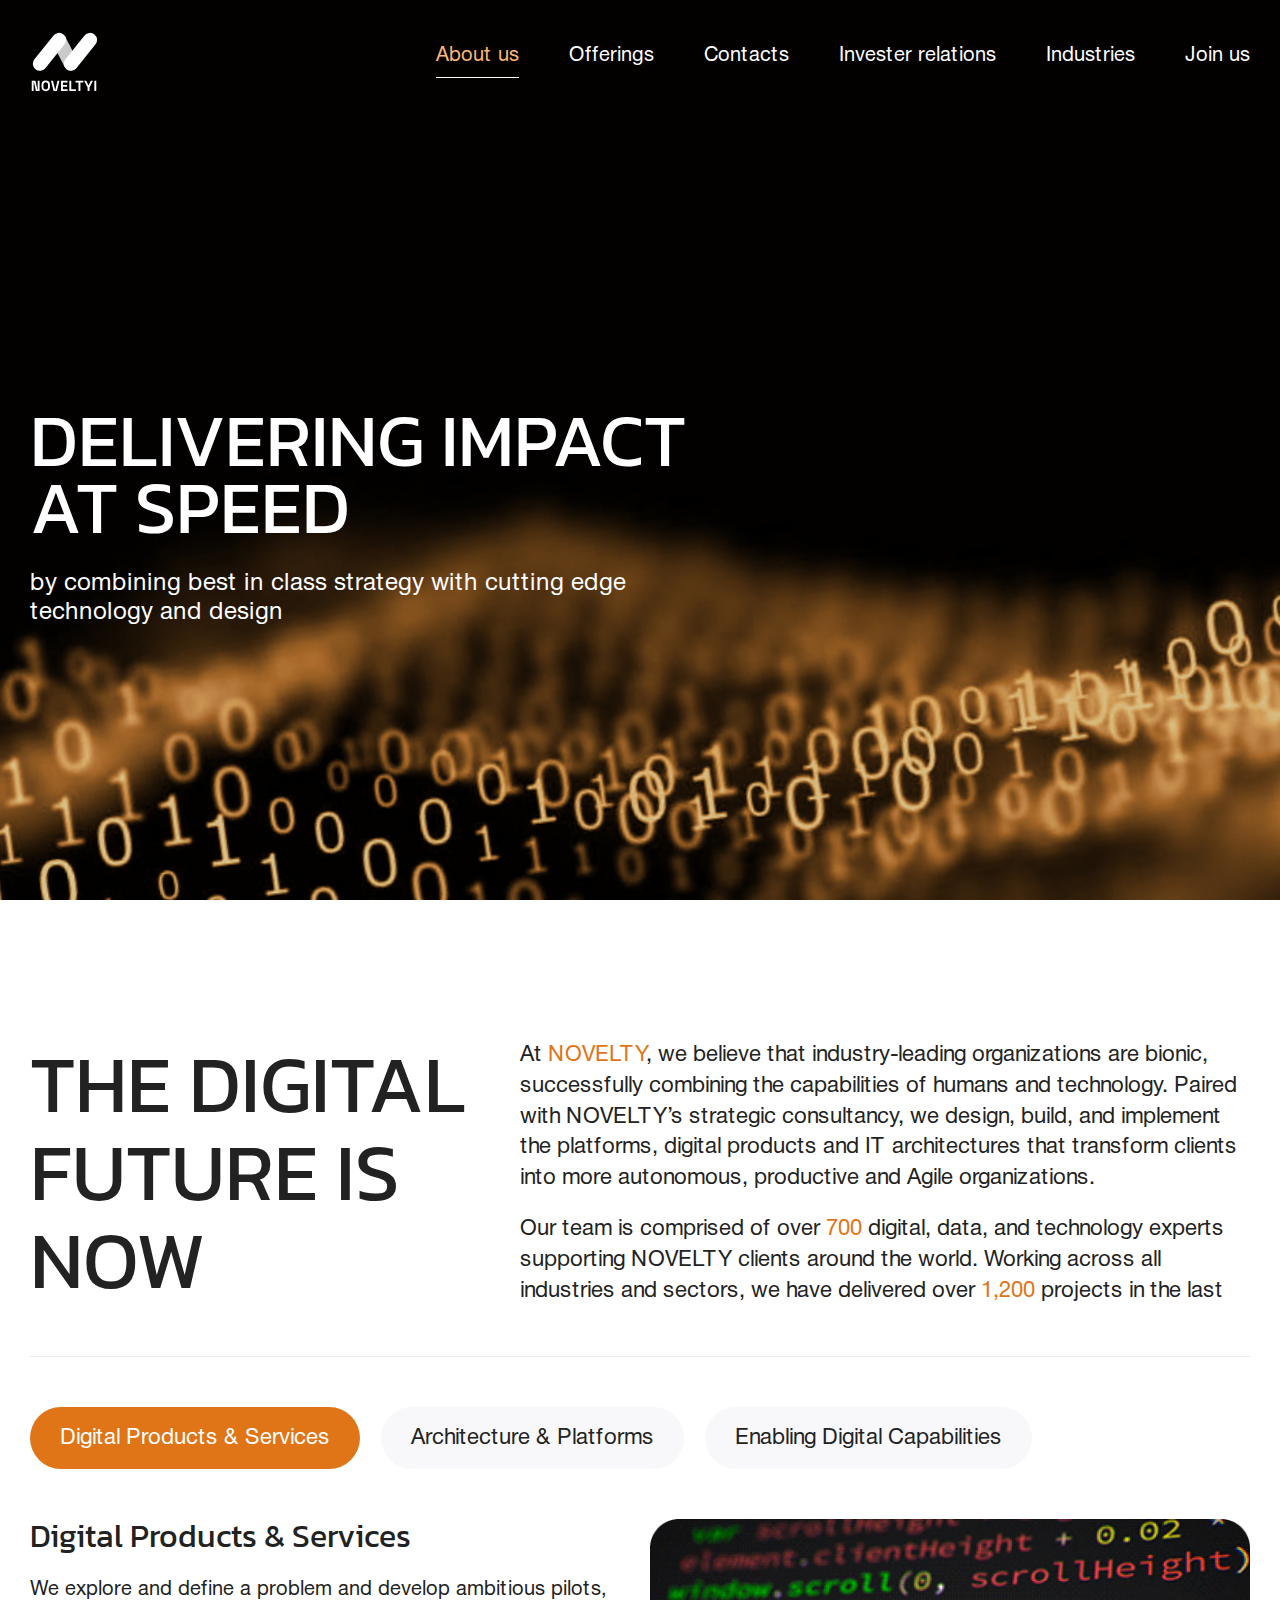
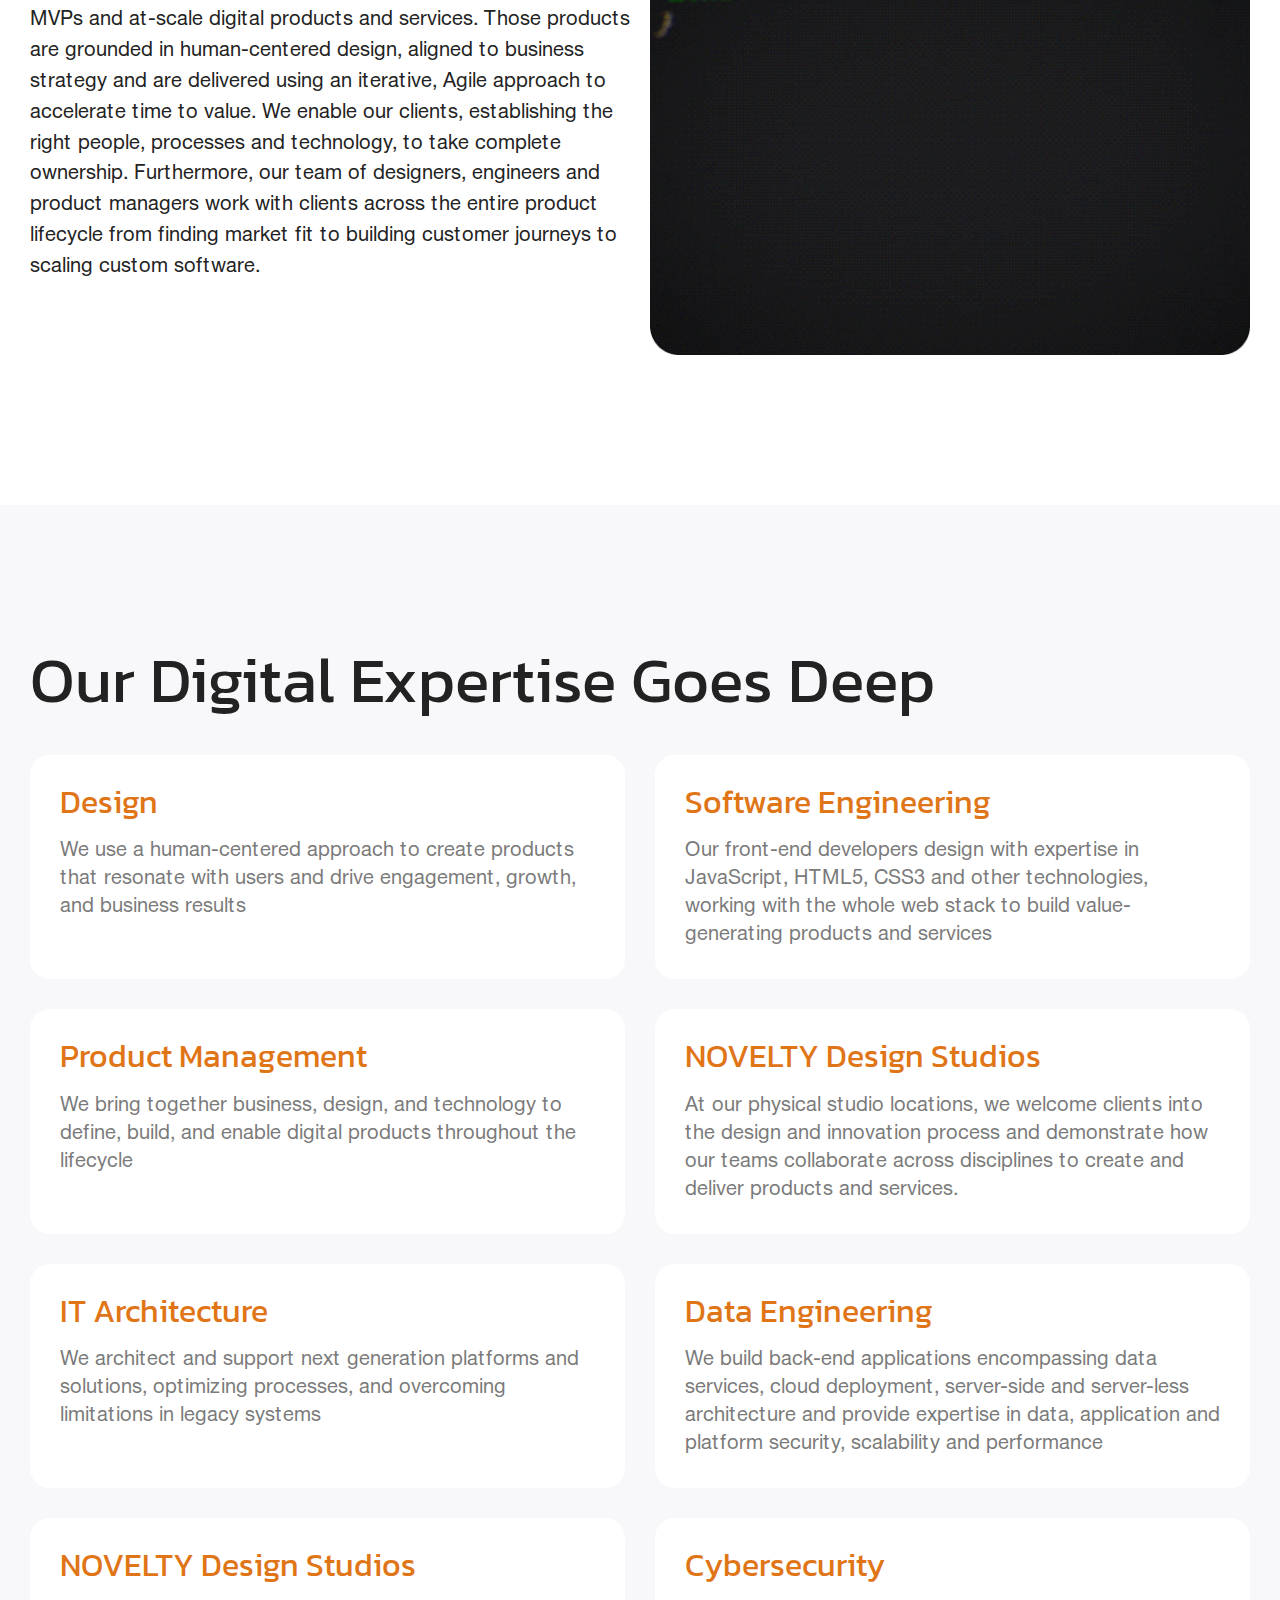
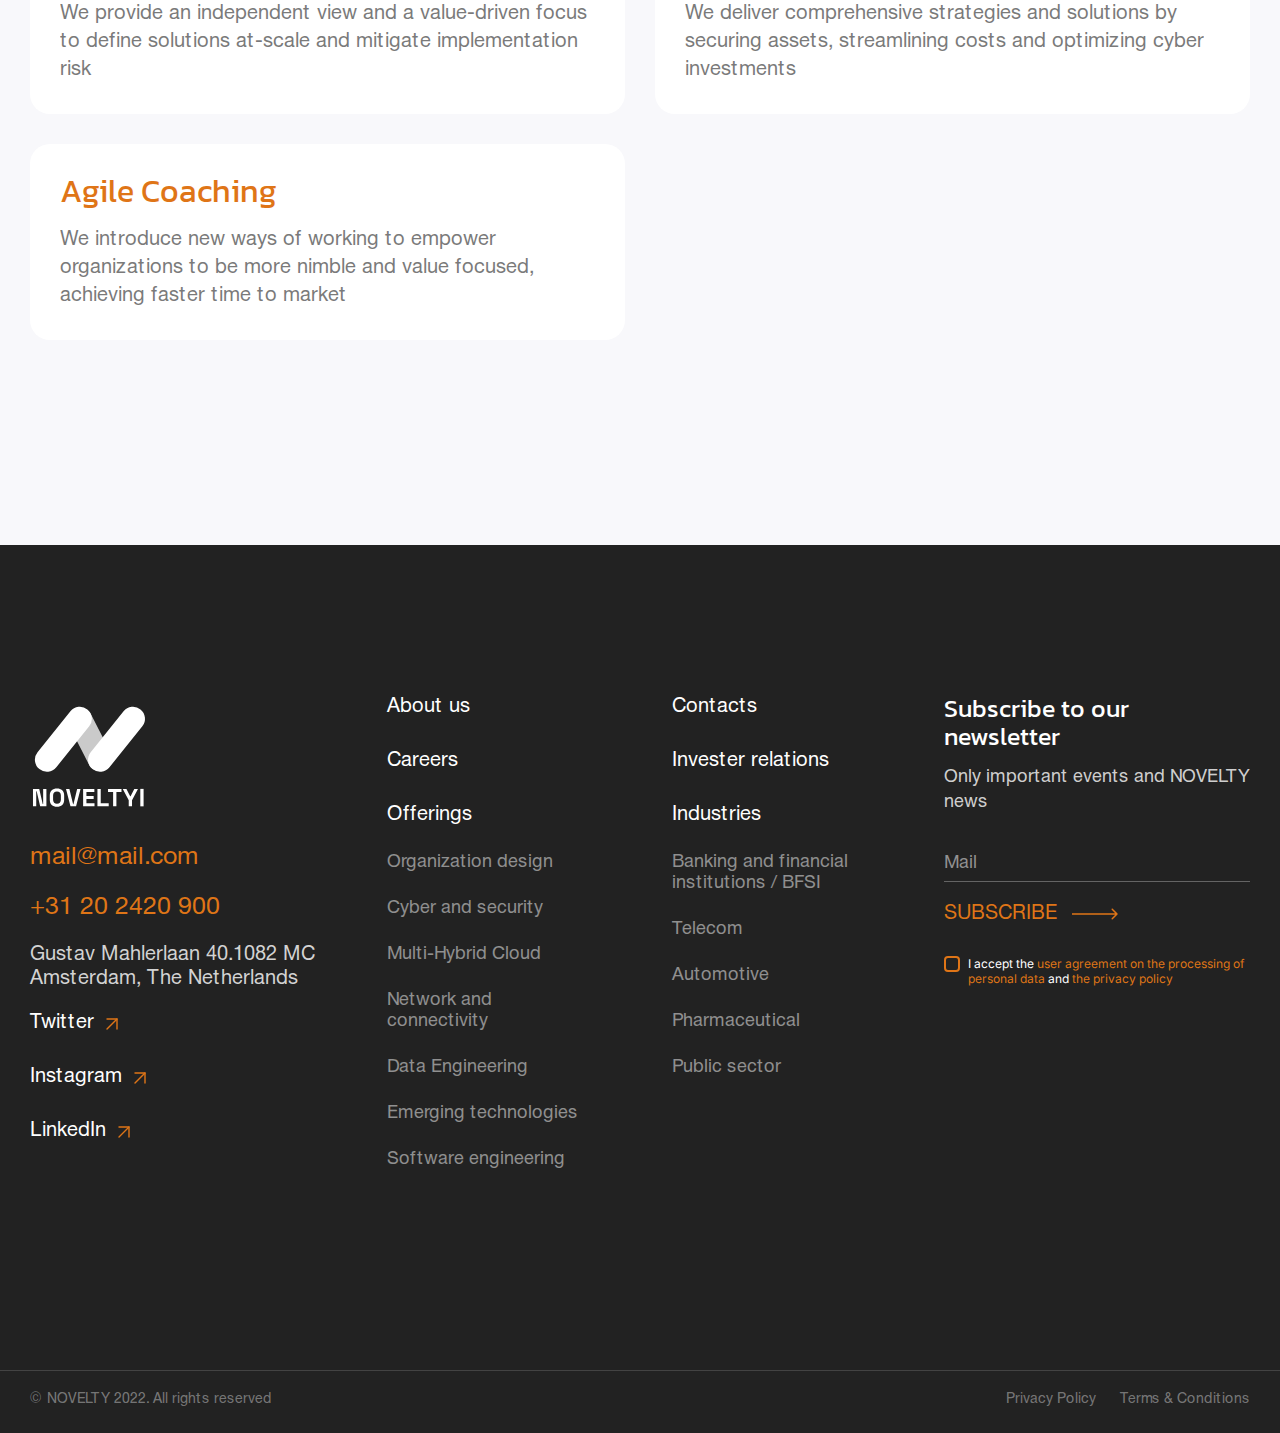
<file: about_us.html>
<!DOCTYPE html>
<html lang="en">

<head>
	<meta charset="UTF-8">
	<meta name="viewport" content="width=device-width, initial-scale=1.0">
	<meta http-equiv="X-UA-Compatible" content="ie=edge">
	<title>About us</title>
	<link rel="preconnect" href="https://fonts.googleapis.com">
	<link rel="preconnect" href="https://fonts.gstatic.com" crossorigin>
	<link href="https://fonts.googleapis.com/css2?family=Inter&family=Kanit&display=swap" rel="stylesheet">
	<link rel="stylesheet" href="css/fonts.css">
	<link rel="stylesheet" href="css/reset.css">
	<link rel="stylesheet" href="css/style.css">
</head>

<body>

	<header class="header" style="background-image: url('images/about_us-bg.jpg');" id="header">
		<div class="header__wrapper">
			<div class="header-top" id="header_menu">
				<div class="container">
					<div class="header-top__wrapper">
						<a class="header-top__logo" href="index.html">
							<img src="images/logo.svg">
						</a>
						<nav class="header-top__menu" id="nav_menu">
							<ul class="header-top__menu-list">
								<li class="header-top__menu-item  current">
									<a class="header-top__menu-link" href="about_us.html">
										About us
									</a>
								</li>
								<li class="header-top__menu-item header-top__menu-item--inner" data-id="offerings">
									<p class="header-top__menu-link">
										Offerings
									</p>
									<div class="header-top__menu-dropdown">
										<ul class="header-top__dropdown-list">
											<li class="header-top__dropdown-item offerings active" data-index="0">
												<p class="header-dropdown__item-text">Organization design</p>
											</li>
											<li class="header-top__dropdown-item offerings" data-index="1">
												<p class="header-dropdown__item-text">Network and connectivity</p>
											</li>
											<li class="header-top__dropdown-item offerings" data-index="2">
												<p class="header-dropdown__item-text">Cyber and security</p>
											</li>
											<li class="header-top__dropdown-item offerings" data-index="3">
												<p class="header-dropdown__item-text">Multi-Hybrid Cloud</p>
											</li>
											<li class="header-top__dropdown-item offerings" data-index="4">
												<p class="header-dropdown__item-text">Data Engineering</p>
											</li>
											<li class="header-top__dropdown-item offerings" data-index="5">
												<p class="header-dropdown__item-text">Software engineering</p>
											</li>
											<li class="header-top__dropdown-item offerings" data-index="6">
												<p class="header-dropdown__item-text">Emerging technologies</p>
											</li>
										</ul>
										<div class="header-dropdown__item-content">
											<ul class="header-dropdown__item-inner active" data-index="0">
												<li class="herader-dropdown__inner-item">
													<a class="herader-dropdown__inner-link" href="offerings.html">Digital native business models1</a>
												</li>
												<li class="herader-dropdown__inner-item">
													<a class="herader-dropdown__inner-link" href="offerings.html">Digital native enterprise architectures</a>
												</li>
												<li class="herader-dropdown__inner-item">
													<a class="herader-dropdown__inner-link" href="offerings.html">Workforce transformation</a>
												</li>
												<li class="herader-dropdown__inner-item">
													<a class="herader-dropdown__inner-link" href="offerings.html">Workspace transformation</a>
												</li>
												<li class="herader-dropdown__inner-item">
													<a class="herader-dropdown__inner-link" href="offerings.html">Cognitive process automation</a>
												</li>
												<li class="herader-dropdown__inner-item">
													<a class="herader-dropdown__inner-link" href="offerings.html">Experience design</a>	
												</li>
												<li class="herader-dropdown__inner-item">
													<a class="herader-dropdown__inner-link" href="offerings.html">Cognitive VOIP and Call center solutions</a>
												</li>
											</ul>
											<ul class="header-dropdown__item-inner" data-index="1">
												<li class="herader-dropdown__inner-item">
													<a class="herader-dropdown__inner-link" href="offerings.html">Digital native business models2</a>
												</li>
												<li class="herader-dropdown__inner-item">
													<a class="herader-dropdown__inner-link" href="offerings.html">Digital native enterprise architectures</a>
												</li>
												<li class="herader-dropdown__inner-item">
													<a class="herader-dropdown__inner-link" href="offerings.html">Workforce transformation</a>
												</li>
												<li class="herader-dropdown__inner-item">
													<a class="herader-dropdown__inner-link" href="offerings.html">Workspace transformation</a>
												</li>
												<li class="herader-dropdown__inner-item">
													<a class="herader-dropdown__inner-link" href="offerings.html">Cognitive process automation</a>
												</li>
												<li class="herader-dropdown__inner-item">
													<a class="herader-dropdown__inner-link" href="offerings.html">Experience design</a>	
												</li>
											</ul>
											<ul class="header-dropdown__item-inner" data-index="2">
												<li class="herader-dropdown__inner-item">
													<a class="herader-dropdown__inner-link" href="offerings.html">Digital native business models3</a>
												</li>
												<li class="herader-dropdown__inner-item">
													<a class="herader-dropdown__inner-link" href="offerings.html">Digital native enterprise architectures</a>
												</li>
												<li class="herader-dropdown__inner-item">
													<a class="herader-dropdown__inner-link" href="offerings.html">Workforce transformation</a>
												</li>
												<li class="herader-dropdown__inner-item">
													<a class="herader-dropdown__inner-link" href="offerings.html">Workspace transformation</a>
												</li>
											</ul>
											<ul class="header-dropdown__item-inner" data-index="3">
												<li class="herader-dropdown__inner-item">
													<a class="herader-dropdown__inner-link" href="offerings.html">Digital native business models4</a>
												</li>
												<li class="herader-dropdown__inner-item">
													<a class="herader-dropdown__inner-link" href="offerings.html">Workforce transformation</a>
												</li>
												<li class="herader-dropdown__inner-item">
													<a class="herader-dropdown__inner-link" href="offerings.html">Workspace transformation</a>
												</li>
												<li class="herader-dropdown__inner-item">
													<a class="herader-dropdown__inner-link" href="offerings.html">Cognitive process automation</a>
												</li>
												<li class="herader-dropdown__inner-item">
													<a class="herader-dropdown__inner-link" href="offerings.html">Experience design</a>	
												</li>
												<li class="herader-dropdown__inner-item">
													<a class="herader-dropdown__inner-link" href="offerings.html">Cognitive VOIP and Call center solutions</a>
												</li>
											</ul>
											<ul class="header-dropdown__item-inner" data-index="4">
												<li class="herader-dropdown__inner-item">
													<a class="herader-dropdown__inner-link" href="offerings.html">Digital native business models5</a>
												</li>
												<li class="herader-dropdown__inner-item">
													<a class="herader-dropdown__inner-link" href="offerings.html">Digital native enterprise architectures</a>
												</li>
												<li class="herader-dropdown__inner-item">
													<a class="herader-dropdown__inner-link" href="offerings.html">Workforce transformation</a>
												</li>
												<li class="herader-dropdown__inner-item">
													<a class="herader-dropdown__inner-link" href="offerings.html">Workspace transformation</a>
												</li>
												<li class="herader-dropdown__inner-item">
													<a class="herader-dropdown__inner-link" href="offerings.html">Cognitive process automation</a>
												</li>
											</ul>	
											<ul class="header-dropdown__item-inner" data-index="5">
												<li class="herader-dropdown__inner-item">
													<a class="herader-dropdown__inner-link" href="offerings.html">Digital native business models6</a>
												</li>
												<li class="herader-dropdown__inner-item">
													<a class="herader-dropdown__inner-link" href="offerings.html">Digital native enterprise architectures</a>
												</li>
												<li class="herader-dropdown__inner-item">
													<a class="herader-dropdown__inner-link" href="offerings.html">Cognitive process automation</a>
												</li>
												<li class="herader-dropdown__inner-item">
													<a class="herader-dropdown__inner-link" href="offerings.html">Experience design</a>	
												</li>
												<li class="herader-dropdown__inner-item">
													<a class="herader-dropdown__inner-link" href="offerings.html">Cognitive VOIP and Call center solutions</a>
												</li>
											</ul>
											<ul class="header-dropdown__item-inner" data-index="6">
												<li class="herader-dropdown__inner-item">
													<a class="herader-dropdown__inner-link" href="offerings.html">Digital native business models7</a>
												</li>
												<li class="herader-dropdown__inner-item">
													<a class="herader-dropdown__inner-link" href="offerings.html">Digital native enterprise architectures</a>
												</li>
												<li class="herader-dropdown__inner-item">
													<a class="herader-dropdown__inner-link" href="offerings.html">Workforce transformation</a>
												</li>
												<li class="herader-dropdown__inner-item">
													<a class="herader-dropdown__inner-link" href="offerings.html">Workspace transformation</a>
												</li>
												<li class="herader-dropdown__inner-item">
													<a class="herader-dropdown__inner-link" href="offerings.html">Cognitive process automation</a>
												</li>
												<li class="herader-dropdown__inner-item">
													<a class="herader-dropdown__inner-link" href="offerings.html">Experience design</a>	
												</li>
												<li class="herader-dropdown__inner-item">
													<a class="herader-dropdown__inner-link" href="offerings.html">Cognitive VOIP and Call center solutions</a>
												</li>
											</ul>
										</div>
									</div>
								</li>
								<li class="header-top__menu-item">
									<a class="header-top__menu-link" href="contacts.html">
										Contacts
									</a>
								</li>
								<li class="header-top__menu-item">
									<a class="header-top__menu-link" href="invester_relations.html">
										Invester relations
									</a>
								</li>
								<li class="header-top__menu-item header-top__menu-item--inner" data-id="industries">
									<p class="header-top__menu-link">
										Industries
									</p>
									<div class="header-top__menu-dropdown header-top__menu-dropdown--industries">
										<ul class="header-top__dropdown-list">
											<li class="header-top__dropdown-item industries">
												<a class="header-dropdown__item-text" href="industries.html">Banking and financial institutions / BFSI</a>
											</li>
											<li class="header-top__dropdown-item industries">
												<a class="header-dropdown__item-text" href="industries.html">Telecom</a>
											</li>
											<li class="header-top__dropdown-item industries">
												<a class="header-dropdown__item-text" href="industries.html">Automotive</a>
											</li>
											<li class="header-top__dropdown-item industries">
												<a class="header-dropdown__item-text" href="industries.html">Pharmaceutical</a>
											</li>
											<li class="header-top__dropdown-item industries">
												<a class="header-dropdown__item-text" href="industries.html">Public sector</a>
											</li>
										</ul>
									</div>
								</li>
								<li class="header-top__menu-item">
									<a class="header-top__menu-link" href="join_us.html">
										Join us
									</a>
								</li>
							</ul>
						</nav>
						<div class="header-top__menu-dropdown mobile offerings" data-id="offerings">
							<h6 class="header-top__menu-title">Offerings</h6>
							<ul class="header-top__dropdown-list">
								<li class="header-top__dropdown-item offerings active" data-index="0">
									<p class="header-dropdown__item-text">Organization design</p>
									<ul class="header-dropdown__item-inner active" data-index="0">
										<li class="herader-dropdown__inner-item">
											<a class="herader-dropdown__inner-item" href="offerings.html">Digital native business models1</a>
										</li>
										<li class="herader-dropdown__inner-item">
											<a class="herader-dropdown__inner-item" href="offerings.html">Digital native enterprise architectures</a>
										</li>
										<li class="herader-dropdown__inner-item">
											<a class="herader-dropdown__inner-item" href="offerings.html">Workforce transformation</a>	
										</li>
										<li class="herader-dropdown__inner-item">
											<a class="herader-dropdown__inner-item" href="offerings.html">Workspace transformation</a>
										</li>
										<li class="herader-dropdown__inner-item">
											<a class="herader-dropdown__inner-item" href="offerings.html">Cognitive process automation</a>		
										</li>
										<li class="herader-dropdown__inner-item">
											<a class="herader-dropdown__inner-item" href="offerings.html">Experience design</a>
										</li>
										<li class="herader-dropdown__inner-item">
											<a class="herader-dropdown__inner-item" href="offerings.html">Cognitive VOIP and Call center solutions</a>
										</li>
									</ul>
								</li>
								<li class="header-top__dropdown-item offerings" data-index="1">
									<p class="header-dropdown__item-text">Network and connectivity</p>
									<ul class="header-dropdown__item-inner" data-index="1">
										<li class="herader-dropdown__inner-item">Digital native business models2</li>
										<li class="herader-dropdown__inner-item">Digital native enterprise architectures
										</li>
										<li class="herader-dropdown__inner-item">Workforce transformation</li>
										<li class="herader-dropdown__inner-item">Workspace transformation</li>
									</ul>
								</li>
								<li class="header-top__dropdown-item offerings" data-index="2">
									<p class="header-dropdown__item-text">Cyber and security</p>
									<ul class="header-dropdown__item-inner" data-index="2">
										<li class="herader-dropdown__inner-item">Digital native business models3</li>
										<li class="herader-dropdown__inner-item">Digital native enterprise architectures
										</li>
										<li class="herader-dropdown__inner-item">Workforce transformation</li>
										<li class="herader-dropdown__inner-item">Experience design</li>
										<li class="herader-dropdown__inner-item">Cognitive VOIP and Call center
											solutions </li>
									</ul>
								</li>
								<li class="header-top__dropdown-item offerings" data-index="3">
									<p class="header-dropdown__item-text">Multi-Hybrid Cloud</p>
									<ul class="header-dropdown__item-inner" data-index="3">
										<li class="herader-dropdown__inner-item">Digital native business models4</li>
										<li class="herader-dropdown__inner-item">Digital native enterprise architectures
										</li>
										<li class="herader-dropdown__inner-item">Workforce transformation</li>
										<li class="herader-dropdown__inner-item">Workspace transformation</li>
										<li class="herader-dropdown__inner-item">Cognitive process automation</li>
										<li class="herader-dropdown__inner-item">Experience design</li>
										<li class="herader-dropdown__inner-item">Cognitive process automation</li>
										<li class="herader-dropdown__inner-item">Experience design</li>
									</ul>
								</li>
								<li class="header-top__dropdown-item offerings" data-index="4">
									<p class="header-dropdown__item-text">Data Engineering</p>
									<ul class="header-dropdown__item-inner" data-index="4">
										<li class="herader-dropdown__inner-item">Digital native business models5</li>
										<li class="herader-dropdown__inner-item">Digital native enterprise architectures
										</li>
										<li class="herader-dropdown__inner-item">Workforce transformation</li>
										<li class="herader-dropdown__inner-item">Workspace transformation</li>
										<li class="herader-dropdown__inner-item">Cognitive process automation</li>
										<li class="herader-dropdown__inner-item">Experience design</li>
										<li class="herader-dropdown__inner-item">Cognitive VOIP and Call center solutions </li>
									</ul>
								</li>
								<li class="header-top__dropdown-item offerings" data-index="5">
									<p class="header-dropdown__item-text">Software engineering</p>
									<ul class="header-dropdown__item-inner" data-index="5">
										<li class="herader-dropdown__inner-item">Digital native business models6</li>
										<li class="herader-dropdown__inner-item">Digital native enterprise architectures
										</li>
										<li class="herader-dropdown__inner-item">Workforce transformation</li>
										<li class="herader-dropdown__inner-item">Workspace transformation</li>
										<li class="herader-dropdown__inner-item">Cognitive process automation</li>
										<li class="herader-dropdown__inner-item">Experience design</li>
										<li class="herader-dropdown__inner-item">Cognitive VOIP and Call center solutions </li>
									</ul>
								</li>
								<li class="header-top__dropdown-item offerings" data-index="6">
									<p class="header-dropdown__item-text">Emerging technologies</p>
									<ul class="header-dropdown__item-inner" data-index="6">
										<li class="herader-dropdown__inner-item">Digital native business models7</li>
										<li class="herader-dropdown__inner-item">Digital native enterprise architectures
										</li>
										<li class="herader-dropdown__inner-item">Workforce transformation</li>
										<li class="herader-dropdown__inner-item">Workspace transformation</li>
										<li class="herader-dropdown__inner-item">Cognitive process automation</li>
										<li class="herader-dropdown__inner-item">Experience design</li>
										<li class="herader-dropdown__inner-item">Cognitive VOIP and Call center solutions </li>
									</ul>
								</li>
							</ul>
							<div class="header-dropdown__item-content">
							</div>
						</div>
						<div class="header-top__menu-dropdown mobile" data-id="industries">
							<h6 class="header-top__menu-title">Industries</h6>
							<ul class="header-top__dropdown-list">
								<li class="header-top__dropdown-item industries">
									<a class="header-dropdown__item-text" href="industries.html">Banking and financial institutions / BFSI</a>
								</li>
								<li class="header-top__dropdown-item industries">
									<a class="header-dropdown__item-text" href="industries.html">Telecom</a>
								</li>
								<li class="header-top__dropdown-item industries">
									<a class="header-dropdown__item-text" href="industries.html">Automotive</a>
								</li>
								<li class="header-top__dropdown-item industries">
									<a class="header-dropdown__item-text" href="industries.html">Pharmaceutical</a>
								</li>
								<li class="header-top__dropdown-item industries">
									<a class="header-dropdown__item-text" href="industries.html">Public sector</a>
								</li>
							</ul>
						</div>
						<div class="header-top__burger">
							<span class="header-top__burger-line"></span>
						</div>
					</div>	
				</div>	
			</div>
			<div class="container">
				<div class="header__inner">
					<div class="header__inner-content header__inner-content--about_us">
						<h1 class="header__inner-title title">
							Delivering Impact
							at Speed
						</h1>
						<p class="header__inner-text">
							by combining best in class strategy with
							cutting edge technology and design
						</p>
					</div>
				</div>
			</div>	
		</div>
	</header>

	<section class="digital__future">
		<div class="container">
			<div class="digital__future-wrapper">
				<div class="digital__future-top">
					<h2 class="digital__future-top__title title">
						The Digital Future Is Now
					</h2>
					<div class="digital__future-top__content">
						<p class="digital__future-top__text">
							At <span>NOVELTY</span>, we believe that industry-leading organizations are bionic, 
							successfully combining the capabilities of humans and technology. 
							Paired with NOVELTY’s strategic consultancy, we design, build, 
							and implement the platforms, digital products and IT architectures that transform 
							clients into more autonomous, 
							productive and Agile organizations.
						</p>
						<p class="digital__future-top__text">
							Our team is comprised of over <span>700</span> digital, 
							data, and technology experts supporting NOVELTY clients around the world. 
							Working across all industries and sectors, 
							we have delivered over <span>1,200</span> projects in the last 
						</p>
					</div>
				</div>
				<div class="digital__future-content">
					<div class="digital__future-content__top page__tabs">
						<div class="digital__future-content__mobile mobile__oferflow">
							<div class="digital__future-content__top-item active page__tabs-item" data-index="0">
								Digital Products & Services
							</div>
							<div class="digital__future-content__top-item page__tabs-item" data-index="1">
								Architecture & Platforms
							</div>
							<div class="digital__future-content__top-item page__tabs-item" data-index="2">
								Enabling Digital Capabilities
							</div>
						</div>
					</div>
					<div class="digital__future-content__items">
						<div class="digital__future-content__item tabs__content-item active" data-index="0">
							<div class="digital__future-content__item-info">
								<h5 class="digital__future-content__item-title title">
									Digital Products & Services
								</h5>
								<p class="digital__future-content__item-text">
									We explore and define a problem and develop ambitious pilots, 
									MVPs and at-scale digital products and services. 
									Those products are grounded in human-centered design, 
									aligned to business strategy and are delivered using an iterative, 
									Agile approach to accelerate time to value. We enable our clients, 
									establishing the right people, processes and technology, 
									to take complete ownership. Furthermore, our team of designers, 
									engineers and product managers work with clients across the entire product 
									lifecycle from finding market fit to building customer journeys to scaling custom software.
								</p>
							</div>
							<div class="digital__future-content__item-img">
								<img src="images/about_us-digital_fututre.jpg">
							</div>
						</div>
						<div class="digital__future-content__item tabs__content-item" data-index="1">
							<div class="digital__future-content__item-info">
								<h5 class="digital__future-content__item-title title">
									Architecture & Platforms
								</h5>
								<p class="digital__future-content__item-text">
									We explore and define a problem and develop ambitious pilots, 
									MVPs and at-scale digital products and services. 
									Those products are grounded in human-centered design, 
									aligned to business strategy and are delivered using an iterative, 
									Agile approach to accelerate time to value. We enable our clients, 
									establishing the right people, processes and technology, 
									to take complete ownership. Furthermore, our team of designers, 
									engineers and product managers work with clients across the entire product 
									lifecycle from finding market fit to building customer journeys to scaling custom software.
								</p>
							</div>
							<div class="digital__future-content__item-img">
								<img src="images/about_us-digital_fututre.jpg">
							</div>
						</div>
						<div class="digital__future-content__item tabs__content-item" data-index="2">
							<div class="digital__future-content__item-info">
								<h5 class="digital__future-content__item-title title">
									Enabling Digital Capabilities
								</h5>
								<p class="digital__future-content__item-text">
									We explore and define a problem and develop ambitious pilots, 
									MVPs and at-scale digital products and services. 
									Those products are grounded in human-centered design, 
									aligned to business strategy and are delivered using an iterative, 
									Agile approach to accelerate time to value. We enable our clients, 
									establishing the right people, processes and technology, 
									to take complete ownership. Furthermore, our team of designers, 
									engineers and product managers work with clients across the entire product 
									lifecycle from finding market fit to building customer journeys to scaling custom software.
								</p>
							</div>
							<div class="digital__future-content__item-img">
								<img src="images/about_us-digital_fututre.jpg">
							</div>
						</div>
					</div>
				</div>
			</div>
		</div>	
	</section>

	<section class="expertise">
		<div class="container">
			<div class="expertise__wrapper page__items">
				<h4 class="expertise-title title page__items-title">
					Our Digital Expertise Goes Deep
				</h4>
				<div class="expertise__items page__items-blocks">
					<div class="expertise__items-item page__items-item">
						<h5 class="expertise__item-title title page__items-block__title">
							Design
						</h5>
						<p class="expertise__item-text page__items-block__text">
							We use a human-centered approach to create products 
							that resonate with users and drive engagement, 
							growth, and business results
						</p>
					</div>
					<div class="expertise__items-item  page__items-item">
						<h5 class="expertise__item-title title page__items-block__title">
							Software Engineering
						</h5>
						<p class="expertise__item-text page__items-block__text">
							Our front-end developers design with expertise in 
							JavaScript, HTML5, CSS3 and other technologies, 
							working with the whole web stack to build value-generating products 
							and services
						</p>
					</div>
					<div class="expertise__items-item page__items-item">
						<h5 class="expertise__item-title title page__items-block__title">
							Product Management
						</h5>
						<p class="expertise__item-text page__items-block__text">
							We bring together business, design, and technology to define, 
							build, and enable digital products throughout the lifecycle
						</p>
					</div>
					<div class="expertise__items-item page__items-item">
						<h5 class="expertise__item-title title page__items-block__title">
							NOVELTY Design Studios
						</h5>
						<p class="expertise__item-text page__items-block__text">
							At our physical studio locations, we welcome clients into the design 
							and innovation process and 
							demonstrate how our teams collaborate across disciplines to create 
							and deliver products and services.
						</p>
					</div>
					<div class="expertise__items-item page__items-item">
						<h5 class="expertise__item-title title page__items-block__title">
							IT Architecture
						</h5>
						<p class="expertise__item-text page__items-block__text">
							We architect and support next generation 
							platforms and solutions, 
							optimizing processes, and 
							overcoming limitations in legacy systems
						</p>
					</div>
					<div class="expertise__items-item page__items-item">
						<h5 class="expertise__item-title title page__items-block__title">
							Data Engineering
						</h5>
						<p class="expertise__item-text page__items-block__text">
							We build back-end applications encompassing data services, 
							cloud deployment, 
							server-side and server-less architecture and provide expertise in data, 
							application and platform security, scalability and performance
						</p>
					</div>
					<div class="expertise__items-item page__items-item">
						<h5 class="expertise__item-title title page__items-block__title">
							NOVELTY Design Studios
						</h5>
						<p class="expertise__item-text page__items-block__text">
							We provide an independent view and a value-driven 
							focus to define solutions at-scale and
							mitigate implementation risk
						</p>
					</div>
					<div class="expertise__items-item page__items-item">
						<h5 class="expertise__item-title title page__items-block__title">
							Cybersecurity
						</h5>
						<p class="expertise__item-text page__items-block__text">
							We deliver comprehensive strategies 
							and solutions by securing assets, 
							streamlining costs and optimizing cyber investments
						</p>
					</div>
					<div class="expertise__items-item page__items-item">
						<h5 class="expertise__item-title title page__items-block__title">
							Agile Coaching
						</h5>
						<p class="expertise__item-text page__items-block__text">
							We introduce new ways of working to empower 
							organizations to be more nimble and value focused, 
							achieving faster time to market
						</p>
					</div>
				</div>
			</div>
		</div>
	</section>

	<footer class="footer">
		<div class="container">
			<div class="footer__inner">
				<div class="footer__inner-item footer__inner-item--first">
					<a class="footer__item-logo" href="index.html">
						<img src="images/footer_logo.svg">
					</a>
					<a class="footer__item-mail" href="#">
						mail@mail.com
					</a>
					<a class="footer__item-phone" href="tel:+74951234567">
						+31 20 2420 900
					</a>
					<p class="footer__item-address">
						Gustav Mahlerlaan 40.1082 MC Amsterdam, The Netherlands
					</p>
					<ul class="footer__item-socnetwork">
						<li class="footer__socnetwork-item">
							<a class="footer__socnetwork-link" href="#">
								Twitter
							</a>
						</li>
						<li class="footer__socnetwork-item">
							<a class="footer__socnetwork-link" href="#">
								Instagram
							</a>
						</li>
						<li class="footer__socnetwork-item">
							<a class="footer__socnetwork-link" href="#">
								LinkedIn
							</a>
						</li>
					</ul>
				</div>
				<div class="footer__inner-item footer__inner-item--nav">
					<ul class="footer__item-list">
						<li class="footer__list-item">
							<a class="footer__list-link footer__list-item--top" href="about_us.html">
								About us
							</a>
						</li>
						<li class="footer__list-item">
							<a class="footer__list-link footer__list-item--top" href="#">
								Careers
							</a>
						</li>
						<li class="footer__list-item footer__list-item--dropdown">
							<p class="footer__list-link footer__list-item--top">
								Offerings
							</p>
							<ul class="footer__list-item__inner">
								<li class="footer__list-inner__item">
									<a class="footer__list-link" href="offerings.html">
										Organization design
									</a>
								</li>
								<li class="footer__list-inner__item">
									<a class="footer__list-link" href="offerings.html">
										Cyber and security
									</a>
								</li>
								<li class="footer__list-inner__item">
									<a class="footer__list-link" href="offerings.html">
										Multi-Hybrid Cloud
									</a>
								</li>
								<li class="footer__list-inner__item">
									<a class="footer__list-link" href="offerings.html">
										Network and connectivity
									</a>
								</li>
								<li class="footer__list-inner__item">
									<a class="footer__list-link" href="offerings.html">
										Data Engineering
									</a>
								</li>
								<li class="footer__list-inner__item">
									<a class="footer__list-link" href="offerings.html">
										Emerging technologies
									</a>
								</li>
								<li class="footer__list-inner__item">
									<a class="footer__list-link" href="offerings.html">
										Software engineering
									</a>
								</li>
							</ul>
						</li>
					</ul>
					<ul class="footer__item-list">
						<li class="footer__list-item">
							<a class="footer__list-link footer__list-item--top" href="contacts.html">
								Contacts
							</a>
						</li>
						<li class="footer__list-item">
							<a class="footer__list-link footer__list-item--top" href="invester_relations.html">
								Invester relations
							</a>
						</li>
						<li class="footer__list-item footer__list-item--dropdown">
							<p class="footer__list-link footer__list-item--top">
								Industries
							</p>
							<ul class="footer__list-item__inner">
								<li class="footer__list-inner__item">
									<a class="footer__list-link" href="industries.html">
										Banking and financial institutions / BFSI
									</a>
								</li>
								<li class="footer__list-inner__item">
									<a class="footer__list-link" href="industries.html">
										Telecom
									</a>
								</li>
								<li class="footer__list-inner__item">
									<a class="footer__list-link" href="industries.html">
										Automotive
									</a>
								</li>
								<li class="footer__list-inner__item">
									<a class="footer__list-link" href="industries.html">
										Pharmaceutical
									</a>
								</li>
								<li class="footer__list-inner__item">
									<a class="footer__list-link" href="industries.html">
										Public sector
									</a>
								</li>
							</ul>
						</li>
					</ul>
				</div>
				<div class="footer__inner-item footer__inner-form">
					<h6 class="footer__form-title title">
						Subscribe to our newsletter
					</h6>
					<p class="footer__form-text">
						Only important events and NOVELTY news
					</p>
					<div class="footer__form-content">
						<input class="footer__form-input input" type="email" placeholder="Mail">
						<button class="footer__form-button link button">
							Subscribe
						</button>
					</div>
					<label class="footer__form-label">
						<input class="footer__form-check agreement__check" type="checkbox">
						<span class="footer__form-check--style agreement__check--style"></span>
						<p class="footer__label-text agreement__check-text">I accept the <a href="#">user agreement on the processing of
								personal data</a> and <a href="#">the privacy policy</a></p>
					</label>
				</div>
			</div>
		</div>
		<div class="footer__bottom">
			<div class="container">
				<div class="footer__bottom-content">
					<p class="footer__bottom-copyright">
						© NOVELTY 2022. All rights reserved
					</p>
					<div class="footer__bottom-links">
						<a class="footer__links-item" href="#">Privacy Policy</a>
						<a class="footer__links-item" href="#">Terms & Conditions</a>
					</div>
				</div>
			</div>
		</div>
	</footer>

	<script src="js/page_tabs.js"></script>
	<script src="js/main.js"></script>
</body>

</html>
</file>
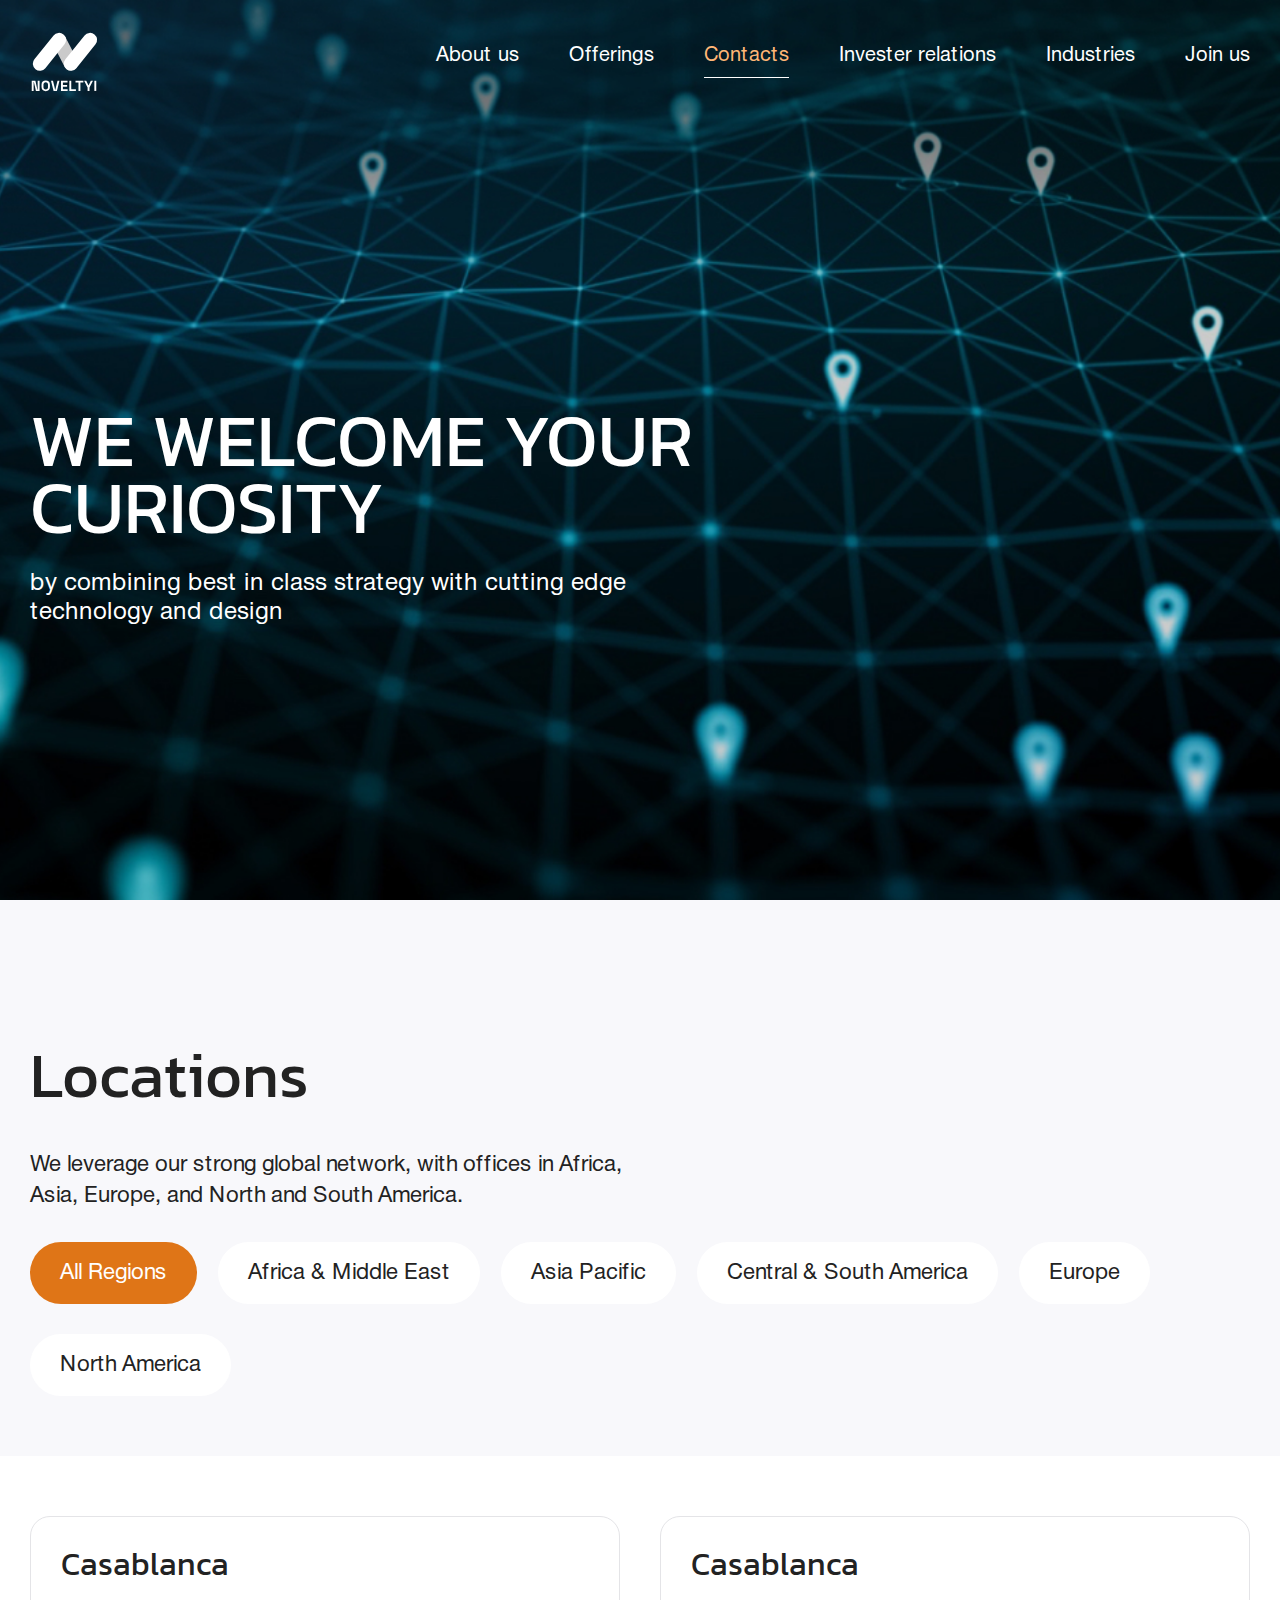
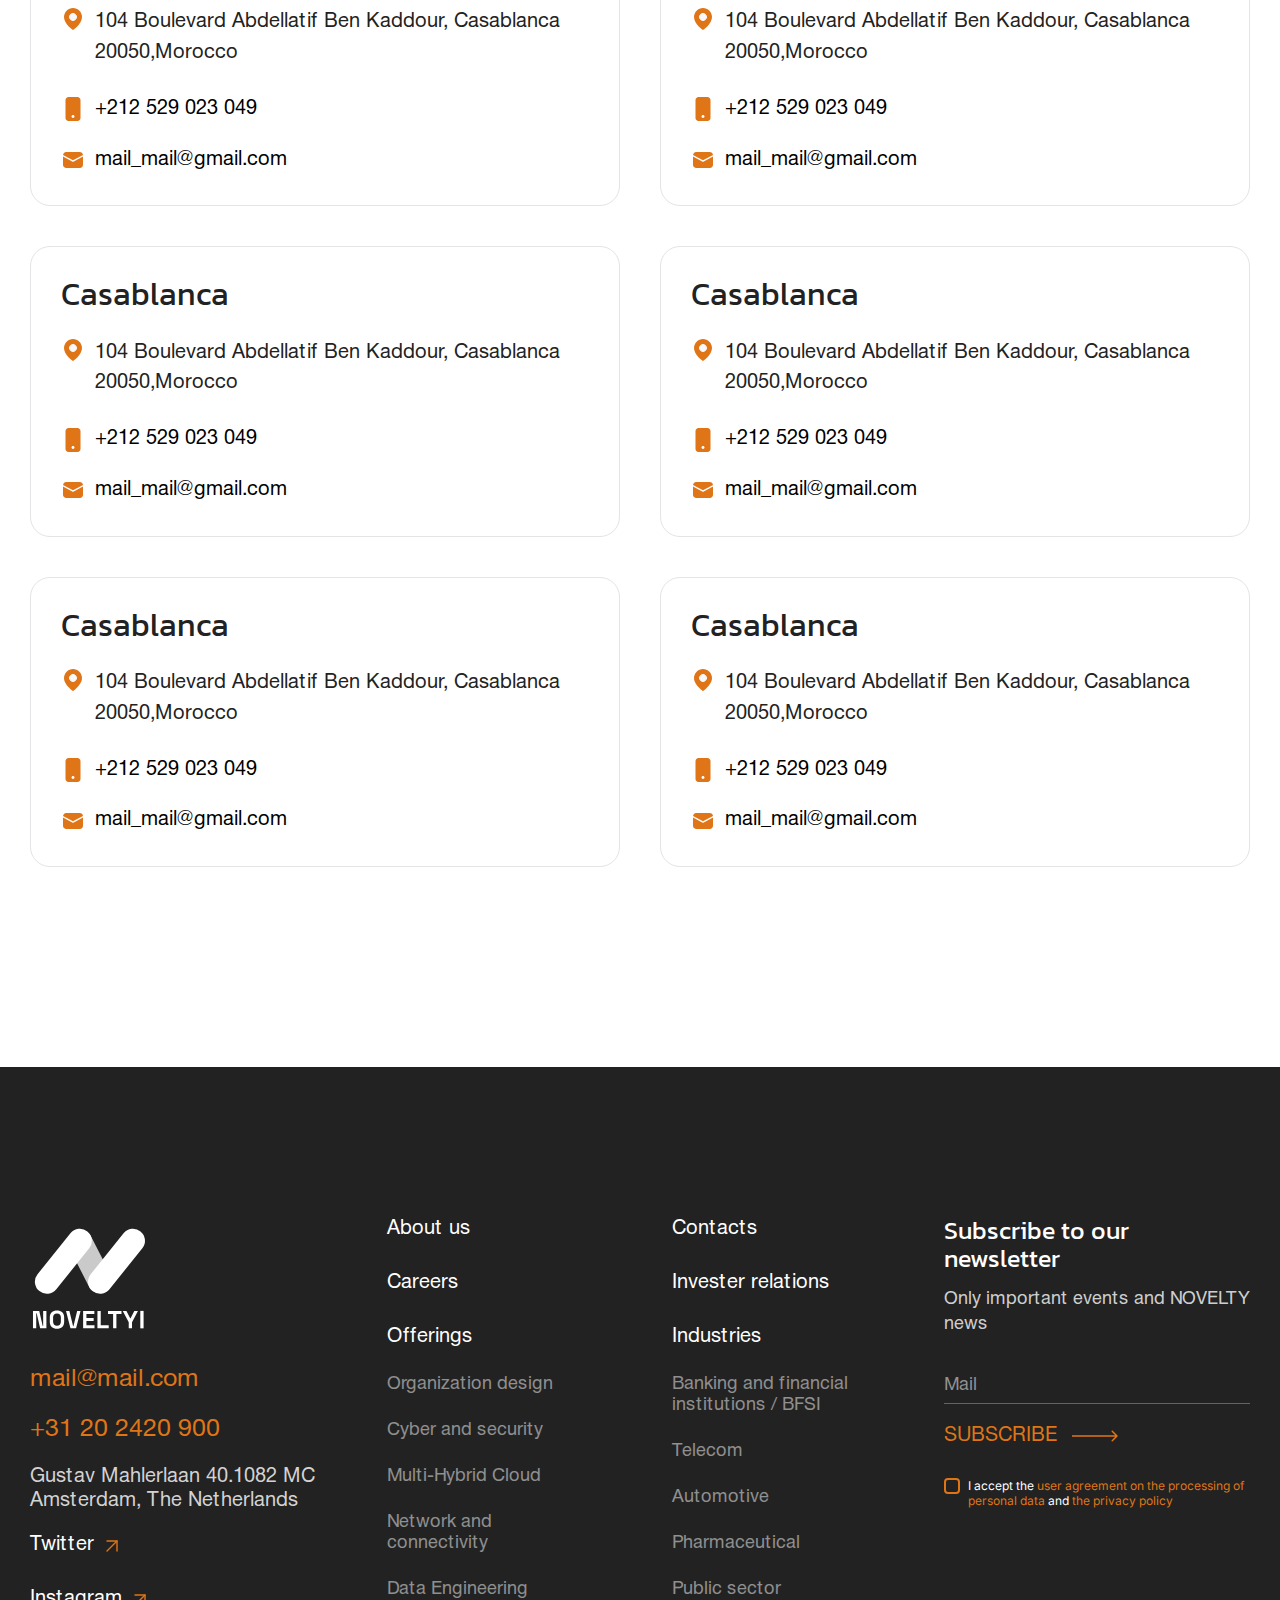
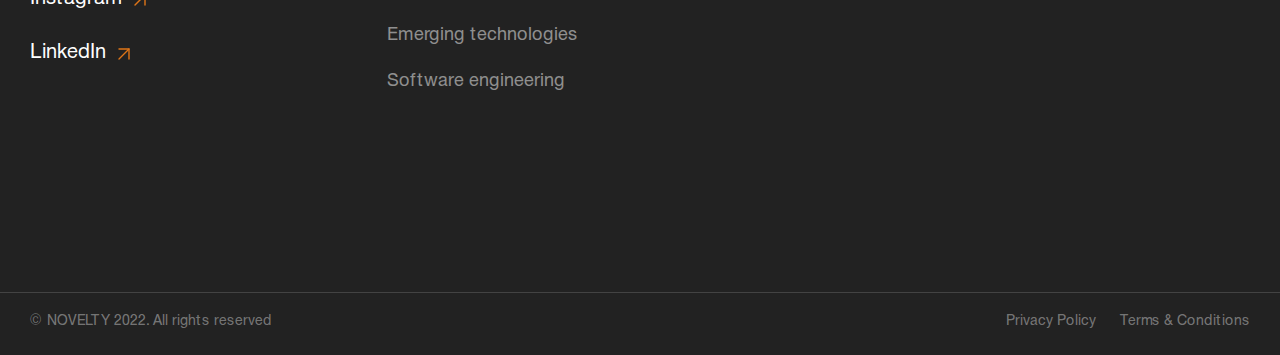
<file: contacts.html>
<!DOCTYPE html>
<html lang="en">

<head>
	<meta charset="UTF-8">
	<meta name="viewport" content="width=device-width, initial-scale=1.0">
	<meta http-equiv="X-UA-Compatible" content="ie=edge">
	<title>Contacts</title>
	<link rel="preconnect" href="https://fonts.googleapis.com">
	<link rel="preconnect" href="https://fonts.gstatic.com" crossorigin>
	<link href="https://fonts.googleapis.com/css2?family=Inter&family=Kanit&display=swap" rel="stylesheet">
	<link rel="stylesheet" href="css/fonts.css">
	<link rel="stylesheet" href="css/reset.css">
	<link rel="stylesheet" href="css/style.css">
</head>

<body>

	<header class="header" style="background-image: url('images/contacts-bg.jpg');" id="header">
		<div class="header__wrapper">
			<div class="header-top" id="header_menu">
				<div class="container">
					<div class="header-top__wrapper">
						<a class="header-top__logo" href="index.html">
							<img src="images/logo.svg">
						</a>
						<nav class="header-top__menu" id="nav_menu">
							<ul class="header-top__menu-list">
								<li class="header-top__menu-item">
									<a class="header-top__menu-link" href="about_us.html">
										About us
									</a>
								</li>
								<li class="header-top__menu-item header-top__menu-item--inner" data-id="offerings">
									<p class="header-top__menu-link">
										Offerings
									</p>
									<div class="header-top__menu-dropdown">
										<ul class="header-top__dropdown-list">
											<li class="header-top__dropdown-item offerings active" data-index="0">
												<p class="header-dropdown__item-text">Organization design</p>
											</li>
											<li class="header-top__dropdown-item offerings" data-index="1">
												<p class="header-dropdown__item-text">Network and connectivity</p>
											</li>
											<li class="header-top__dropdown-item offerings" data-index="2">
												<p class="header-dropdown__item-text">Cyber and security</p>
											</li>
											<li class="header-top__dropdown-item offerings" data-index="3">
												<p class="header-dropdown__item-text">Multi-Hybrid Cloud</p>
											</li>
											<li class="header-top__dropdown-item offerings" data-index="4">
												<p class="header-dropdown__item-text">Data Engineering</p>
											</li>
											<li class="header-top__dropdown-item offerings" data-index="5">
												<p class="header-dropdown__item-text">Software engineering</p>
											</li>
											<li class="header-top__dropdown-item offerings" data-index="6">
												<p class="header-dropdown__item-text">Emerging technologies</p>
											</li>
										</ul>
										<div class="header-dropdown__item-content">
											<ul class="header-dropdown__item-inner active" data-index="0">
												<li class="herader-dropdown__inner-item">
													<a class="herader-dropdown__inner-link" href="offerings.html">Digital native business models1</a>
												</li>
												<li class="herader-dropdown__inner-item">
													<a class="herader-dropdown__inner-link" href="offerings.html">Digital native enterprise architectures</a>
												</li>
												<li class="herader-dropdown__inner-item">
													<a class="herader-dropdown__inner-link" href="offerings.html">Workforce transformation</a>
												</li>
												<li class="herader-dropdown__inner-item">
													<a class="herader-dropdown__inner-link" href="offerings.html">Workspace transformation</a>
												</li>
												<li class="herader-dropdown__inner-item">
													<a class="herader-dropdown__inner-link" href="offerings.html">Cognitive process automation</a>
												</li>
												<li class="herader-dropdown__inner-item">
													<a class="herader-dropdown__inner-link" href="offerings.html">Experience design</a>	
												</li>
												<li class="herader-dropdown__inner-item">
													<a class="herader-dropdown__inner-link" href="offerings.html">Cognitive VOIP and Call center solutions</a>
												</li>
											</ul>
											<ul class="header-dropdown__item-inner" data-index="1">
												<li class="herader-dropdown__inner-item">
													<a class="herader-dropdown__inner-link" href="offerings.html">Digital native business models2</a>
												</li>
												<li class="herader-dropdown__inner-item">
													<a class="herader-dropdown__inner-link" href="offerings.html">Digital native enterprise architectures</a>
												</li>
												<li class="herader-dropdown__inner-item">
													<a class="herader-dropdown__inner-link" href="offerings.html">Workforce transformation</a>
												</li>
												<li class="herader-dropdown__inner-item">
													<a class="herader-dropdown__inner-link" href="offerings.html">Workspace transformation</a>
												</li>
												<li class="herader-dropdown__inner-item">
													<a class="herader-dropdown__inner-link" href="offerings.html">Cognitive process automation</a>
												</li>
												<li class="herader-dropdown__inner-item">
													<a class="herader-dropdown__inner-link" href="offerings.html">Experience design</a>	
												</li>
											</ul>
											<ul class="header-dropdown__item-inner" data-index="2">
												<li class="herader-dropdown__inner-item">
													<a class="herader-dropdown__inner-link" href="offerings.html">Digital native business models3</a>
												</li>
												<li class="herader-dropdown__inner-item">
													<a class="herader-dropdown__inner-link" href="offerings.html">Digital native enterprise architectures</a>
												</li>
												<li class="herader-dropdown__inner-item">
													<a class="herader-dropdown__inner-link" href="offerings.html">Workforce transformation</a>
												</li>
												<li class="herader-dropdown__inner-item">
													<a class="herader-dropdown__inner-link" href="offerings.html">Workspace transformation</a>
												</li>
											</ul>
											<ul class="header-dropdown__item-inner" data-index="3">
												<li class="herader-dropdown__inner-item">
													<a class="herader-dropdown__inner-link" href="offerings.html">Digital native business models4</a>
												</li>
												<li class="herader-dropdown__inner-item">
													<a class="herader-dropdown__inner-link" href="offerings.html">Workforce transformation</a>
												</li>
												<li class="herader-dropdown__inner-item">
													<a class="herader-dropdown__inner-link" href="offerings.html">Workspace transformation</a>
												</li>
												<li class="herader-dropdown__inner-item">
													<a class="herader-dropdown__inner-link" href="offerings.html">Cognitive process automation</a>
												</li>
												<li class="herader-dropdown__inner-item">
													<a class="herader-dropdown__inner-link" href="offerings.html">Experience design</a>	
												</li>
												<li class="herader-dropdown__inner-item">
													<a class="herader-dropdown__inner-link" href="offerings.html">Cognitive VOIP and Call center solutions</a>
												</li>
											</ul>
											<ul class="header-dropdown__item-inner" data-index="4">
												<li class="herader-dropdown__inner-item">
													<a class="herader-dropdown__inner-link" href="offerings.html">Digital native business models5</a>
												</li>
												<li class="herader-dropdown__inner-item">
													<a class="herader-dropdown__inner-link" href="offerings.html">Digital native enterprise architectures</a>
												</li>
												<li class="herader-dropdown__inner-item">
													<a class="herader-dropdown__inner-link" href="offerings.html">Workforce transformation</a>
												</li>
												<li class="herader-dropdown__inner-item">
													<a class="herader-dropdown__inner-link" href="offerings.html">Workspace transformation</a>
												</li>
												<li class="herader-dropdown__inner-item">
													<a class="herader-dropdown__inner-link" href="offerings.html">Cognitive process automation</a>
												</li>
											</ul>	
											<ul class="header-dropdown__item-inner" data-index="5">
												<li class="herader-dropdown__inner-item">
													<a class="herader-dropdown__inner-link" href="offerings.html">Digital native business models6</a>
												</li>
												<li class="herader-dropdown__inner-item">
													<a class="herader-dropdown__inner-link" href="offerings.html">Digital native enterprise architectures</a>
												</li>
												<li class="herader-dropdown__inner-item">
													<a class="herader-dropdown__inner-link" href="offerings.html">Cognitive process automation</a>
												</li>
												<li class="herader-dropdown__inner-item">
													<a class="herader-dropdown__inner-link" href="offerings.html">Experience design</a>	
												</li>
												<li class="herader-dropdown__inner-item">
													<a class="herader-dropdown__inner-link" href="offerings.html">Cognitive VOIP and Call center solutions</a>
												</li>
											</ul>
											<ul class="header-dropdown__item-inner" data-index="6">
												<li class="herader-dropdown__inner-item">
													<a class="herader-dropdown__inner-link" href="offerings.html">Digital native business models7</a>
												</li>
												<li class="herader-dropdown__inner-item">
													<a class="herader-dropdown__inner-link" href="offerings.html">Digital native enterprise architectures</a>
												</li>
												<li class="herader-dropdown__inner-item">
													<a class="herader-dropdown__inner-link" href="offerings.html">Workforce transformation</a>
												</li>
												<li class="herader-dropdown__inner-item">
													<a class="herader-dropdown__inner-link" href="offerings.html">Workspace transformation</a>
												</li>
												<li class="herader-dropdown__inner-item">
													<a class="herader-dropdown__inner-link" href="offerings.html">Cognitive process automation</a>
												</li>
												<li class="herader-dropdown__inner-item">
													<a class="herader-dropdown__inner-link" href="offerings.html">Experience design</a>	
												</li>
												<li class="herader-dropdown__inner-item">
													<a class="herader-dropdown__inner-link" href="offerings.html">Cognitive VOIP and Call center solutions</a>
												</li>
											</ul>
										</div>
									</div>
								</li>
								<li class="header-top__menu-item  current">
									<a class="header-top__menu-link" href="contacts.html">
										Contacts
									</a>
								</li>
								<li class="header-top__menu-item">
									<a class="header-top__menu-link" href="invester_relations.html">
										Invester relations
									</a>
								</li>
								<li class="header-top__menu-item header-top__menu-item--inner" data-id="industries">
									<p class="header-top__menu-link">
										Industries
									</p>
									<div class="header-top__menu-dropdown header-top__menu-dropdown--industries">
										<ul class="header-top__dropdown-list">
											<li class="header-top__dropdown-item industries">
												<a class="header-dropdown__item-text" href="industries.html">Banking and financial institutions / BFSI</a>
											</li>
											<li class="header-top__dropdown-item industries">
												<a class="header-dropdown__item-text" href="industries.html">Telecom</a>
											</li>
											<li class="header-top__dropdown-item industries">
												<a class="header-dropdown__item-text" href="industries.html">Automotive</a>
											</li>
											<li class="header-top__dropdown-item industries">
												<a class="header-dropdown__item-text" href="industries.html">Pharmaceutical</a>
											</li>
											<li class="header-top__dropdown-item industries">
												<a class="header-dropdown__item-text" href="industries.html">Public sector</a>
											</li>
										</ul>
									</div>
								</li>
								<li class="header-top__menu-item">
									<a class="header-top__menu-link" href="join_us.html">
										Join us
									</a>
								</li>
							</ul>
						</nav>
						<div class="header-top__menu-dropdown mobile offerings" data-id="offerings">
							<h6 class="header-top__menu-title">Offerings</h6>
							<ul class="header-top__dropdown-list">
								<li class="header-top__dropdown-item offerings active" data-index="0">
									<p class="header-dropdown__item-text">Organization design</p>
									<ul class="header-dropdown__item-inner active" data-index="0">
										<li class="herader-dropdown__inner-item">
											<a class="herader-dropdown__inner-item" href="offerings.html">Digital native business models1</a>
										</li>
										<li class="herader-dropdown__inner-item">
											<a class="herader-dropdown__inner-item" href="offerings.html">Digital native enterprise architectures</a>
										</li>
										<li class="herader-dropdown__inner-item">
											<a class="herader-dropdown__inner-item" href="offerings.html">Workforce transformation</a>	
										</li>
										<li class="herader-dropdown__inner-item">
											<a class="herader-dropdown__inner-item" href="offerings.html">Workspace transformation</a>
										</li>
										<li class="herader-dropdown__inner-item">
											<a class="herader-dropdown__inner-item" href="offerings.html">Cognitive process automation</a>		
										</li>
										<li class="herader-dropdown__inner-item">
											<a class="herader-dropdown__inner-item" href="offerings.html">Experience design</a>
										</li>
										<li class="herader-dropdown__inner-item">
											<a class="herader-dropdown__inner-item" href="offerings.html">Cognitive VOIP and Call center solutions</a>
										</li>
									</ul>
								</li>
								<li class="header-top__dropdown-item offerings" data-index="1">
									<p class="header-dropdown__item-text">Network and connectivity</p>
									<ul class="header-dropdown__item-inner" data-index="1">
										<li class="herader-dropdown__inner-item">Digital native business models2</li>
										<li class="herader-dropdown__inner-item">Digital native enterprise architectures
										</li>
										<li class="herader-dropdown__inner-item">Workforce transformation</li>
										<li class="herader-dropdown__inner-item">Workspace transformation</li>
									</ul>
								</li>
								<li class="header-top__dropdown-item offerings" data-index="2">
									<p class="header-dropdown__item-text">Cyber and security</p>
									<ul class="header-dropdown__item-inner" data-index="2">
										<li class="herader-dropdown__inner-item">Digital native business models3</li>
										<li class="herader-dropdown__inner-item">Digital native enterprise architectures
										</li>
										<li class="herader-dropdown__inner-item">Workforce transformation</li>
										<li class="herader-dropdown__inner-item">Experience design</li>
										<li class="herader-dropdown__inner-item">Cognitive VOIP and Call center
											solutions </li>
									</ul>
								</li>
								<li class="header-top__dropdown-item offerings" data-index="3">
									<p class="header-dropdown__item-text">Multi-Hybrid Cloud</p>
									<ul class="header-dropdown__item-inner" data-index="3">
										<li class="herader-dropdown__inner-item">Digital native business models4</li>
										<li class="herader-dropdown__inner-item">Digital native enterprise architectures
										</li>
										<li class="herader-dropdown__inner-item">Workforce transformation</li>
										<li class="herader-dropdown__inner-item">Workspace transformation</li>
										<li class="herader-dropdown__inner-item">Cognitive process automation</li>
										<li class="herader-dropdown__inner-item">Experience design</li>
										<li class="herader-dropdown__inner-item">Cognitive process automation</li>
										<li class="herader-dropdown__inner-item">Experience design</li>
									</ul>
								</li>
								<li class="header-top__dropdown-item offerings" data-index="4">
									<p class="header-dropdown__item-text">Data Engineering</p>
									<ul class="header-dropdown__item-inner" data-index="4">
										<li class="herader-dropdown__inner-item">Digital native business models5</li>
										<li class="herader-dropdown__inner-item">Digital native enterprise architectures
										</li>
										<li class="herader-dropdown__inner-item">Workforce transformation</li>
										<li class="herader-dropdown__inner-item">Workspace transformation</li>
										<li class="herader-dropdown__inner-item">Cognitive process automation</li>
										<li class="herader-dropdown__inner-item">Experience design</li>
										<li class="herader-dropdown__inner-item">Cognitive VOIP and Call center solutions </li>
									</ul>
								</li>
								<li class="header-top__dropdown-item offerings" data-index="5">
									<p class="header-dropdown__item-text">Software engineering</p>
									<ul class="header-dropdown__item-inner" data-index="5">
										<li class="herader-dropdown__inner-item">Digital native business models6</li>
										<li class="herader-dropdown__inner-item">Digital native enterprise architectures
										</li>
										<li class="herader-dropdown__inner-item">Workforce transformation</li>
										<li class="herader-dropdown__inner-item">Workspace transformation</li>
										<li class="herader-dropdown__inner-item">Cognitive process automation</li>
										<li class="herader-dropdown__inner-item">Experience design</li>
										<li class="herader-dropdown__inner-item">Cognitive VOIP and Call center solutions </li>
									</ul>
								</li>
								<li class="header-top__dropdown-item offerings" data-index="6">
									<p class="header-dropdown__item-text">Emerging technologies</p>
									<ul class="header-dropdown__item-inner" data-index="6">
										<li class="herader-dropdown__inner-item">Digital native business models7</li>
										<li class="herader-dropdown__inner-item">Digital native enterprise architectures
										</li>
										<li class="herader-dropdown__inner-item">Workforce transformation</li>
										<li class="herader-dropdown__inner-item">Workspace transformation</li>
										<li class="herader-dropdown__inner-item">Cognitive process automation</li>
										<li class="herader-dropdown__inner-item">Experience design</li>
										<li class="herader-dropdown__inner-item">Cognitive VOIP and Call center solutions </li>
									</ul>
								</li>
							</ul>
							<div class="header-dropdown__item-content">
							</div>
						</div>
						<div class="header-top__menu-dropdown mobile" data-id="industries" data-mobile="">
							<h6 class="header-top__menu-title">Industries</h6>
							<ul class="header-top__dropdown-list">
								<li class="header-top__dropdown-item industries">
									<a class="header-dropdown__item-text" href="industries.html">Banking and financial institutions / BFSI</a>
								</li>
								<li class="header-top__dropdown-item industries">
									<a class="header-dropdown__item-text" href="industries.html">Telecom</a>
								</li>
								<li class="header-top__dropdown-item industries">
									<a class="header-dropdown__item-text" href="industries.html">Automotive</a>
								</li>
								<li class="header-top__dropdown-item industries">
									<a class="header-dropdown__item-text" href="industries.html">Pharmaceutical</a>
								</li>
								<li class="header-top__dropdown-item industries">
									<a class="header-dropdown__item-text" href="industries.html">Public sector</a>
								</li>
							</ul>
						</div>
						<div class="header-top__burger">
							<span class="header-top__burger-line"></span>
						</div>
					</div>	
				</div>	
			</div>
			<div class="container">
				<div class="header__inner">
					<div class="header__inner-content header__inner-content--about_us">
						<h1 class="header__inner-title title">
							We Welcome Your Curiosity
						</h1>
						<p class="header__inner-text">
							by combining best in class strategy with
							cutting edge technology and design
						</p>
					</div>
				</div>
			</div>	
		</div>
	</header>

	<section class="locations">

		<div class="locations__top">
			<div class="container">
				<h4 class="locations-title title">
					Locations
				</h4>
				<p class="locations-text">
					We leverage our strong global network, with offices 
					in Africa, Asia, Europe, and North and South America.
				</p>
				<div class="locations__tabs page__tabs">
					<div class="mobile__oferflow">
						<div class="locations__tabs-item page__tabs-item active" data-index="0">
							All Regions
						</div>
						<div class="locations__tabs-item page__tabs-item" data-index="1">
							Africa & Middle East
						</div>
						<div class="locations__tabs-item page__tabs-item" data-index="2">
							Asia Pacific
						</div>
						<div class="locations__tabs-item page__tabs-item" data-index="3">
							Central & South America
						</div>
						<div class="locations__tabs-item page__tabs-item" data-index="4">
							Europe
						</div>
						<div class="locations__tabs-item page__tabs-item" data-index="5">
							North America
						</div>
					</div>
				</div>
			</div>
		</div>

		<div class="locations__content">
			 
			<div class="container">

				<div class="locations__content-wrapper tabs__content-item active" data-index="0">
					<div class="locations__content-item">
						<h5 class="locations__content-item__title title">
							Casablanca
						</h5>
						<div class="locations__content-item__address">
							<img src="images/locations_address-icon.svg">
							<p class="locations__item-address__text">
								104 Boulevard Abdellatif Ben Kaddour, Casablanca 20050,Morocco
							</p>
						</div>
						<div class="locations__content-item__bottom">
							<a class="locations__content-item-phone" href="tel:+212529023049">
								+212 529 023 049
							</a>
							<a class="locations__content-item-mail" href="#">
								mail_mail@gmail.com
							</a>
						</div>
					</div>
					<div class="locations__content-item">
						<h5 class="locations__content-item__title title">
							Casablanca
						</h5>
						<div class="locations__content-item__address">
							<img src="images/locations_address-icon.svg">
							<p class="locations__item-address__text">
								104 Boulevard Abdellatif Ben Kaddour, Casablanca 20050,Morocco
							</p>
						</div>
						<div class="locations__content-item__bottom">
							<a class="locations__content-item-phone" href="tel:+212529023049">
								+212 529 023 049
							</a>
							<a class="locations__content-item-mail" href="#">
								mail_mail@gmail.com
							</a>
						</div>
					</div>
					<div class="locations__content-item">
						<h5 class="locations__content-item__title title">
							Casablanca
						</h5>
						<div class="locations__content-item__address">
							<img src="images/locations_address-icon.svg">
							<p class="locations__item-address__text">
								104 Boulevard Abdellatif Ben Kaddour, Casablanca 20050,Morocco
							</p>
						</div>
						<div class="locations__content-item__bottom">
							<a class="locations__content-item-phone" href="tel:+212529023049">
								+212 529 023 049
							</a>
							<a class="locations__content-item-mail" href="#">
								mail_mail@gmail.com
							</a>
						</div>
					</div>
					<div class="locations__content-item">
						<h5 class="locations__content-item__title title">
							Casablanca
						</h5>
						<div class="locations__content-item__address">
							<img src="images/locations_address-icon.svg">
							<p class="locations__item-address__text">
								104 Boulevard Abdellatif Ben Kaddour, Casablanca 20050,Morocco
							</p>
						</div>
						<div class="locations__content-item__bottom">
							<a class="locations__content-item-phone" href="tel:+212529023049">
								+212 529 023 049
							</a>
							<a class="locations__content-item-mail" href="#">
								mail_mail@gmail.com
							</a>
						</div>
					</div>
					<div class="locations__content-item">
						<h5 class="locations__content-item__title title">
							Casablanca
						</h5>
						<div class="locations__content-item__address">
							<img src="images/locations_address-icon.svg">
							<p class="locations__item-address__text">
								104 Boulevard Abdellatif Ben Kaddour, Casablanca 20050,Morocco
							</p>
						</div>
						<div class="locations__content-item__bottom">
							<a class="locations__content-item-phone" href="tel:+212529023049">
								+212 529 023 049
							</a>
							<a class="locations__content-item-mail" href="#">
								mail_mail@gmail.com
							</a>
						</div>
					</div>
					<div class="locations__content-item">
						<h5 class="locations__content-item__title title">
							Casablanca
						</h5>
						<div class="locations__content-item__address">
							<img src="images/locations_address-icon.svg">
							<p class="locations__item-address__text">
								104 Boulevard Abdellatif Ben Kaddour, Casablanca 20050,Morocco
							</p>
						</div>
						<div class="locations__content-item__bottom">
							<a class="locations__content-item-phone" href="tel:+212529023049">
								+212 529 023 049
							</a>
							<a class="locations__content-item-mail" href="#">
								mail_mail@gmail.com
							</a>
						</div>
					</div>
				</div>
				<div class="locations__content-wrapper tabs__content-item" data-index="1">
					<div class="locations__content-item">
						<h5 class="locations__content-item__title title">
							Casablanca
						</h5>
						<div class="locations__content-item__address">
							<img src="images/locations_address-icon.svg">
							<p class="locations__item-address__text">
								104 Boulevard Abdellatif Ben Kaddour, Casablanca 20050,Morocco
							</p>
						</div>
						<div class="locations__content-item__bottom">
							<a class="locations__content-item-phone" href="tel:+212529023049">
								+212 529 023 049
							</a>
							<a class="locations__content-item-mail" href="#">
								mail_mail@gmail.com
							</a>
						</div>
					</div>
					<div class="locations__content-item">
						<h5 class="locations__content-item__title title">
							Casablanca
						</h5>
						<div class="locations__content-item__address">
							<img src="images/locations_address-icon.svg">
							<p class="locations__item-address__text">
								104 Boulevard Abdellatif Ben Kaddour, Casablanca 20050,Morocco
							</p>
						</div>
						<div class="locations__content-item__bottom">
							<a class="locations__content-item-phone" href="tel:+212529023049">
								+212 529 023 049
							</a>
							<a class="locations__content-item-mail" href="#">
								mail_mail@gmail.com
							</a>
						</div>
					</div>
					<div class="locations__content-item">
						<h5 class="locations__content-item__title title">
							Casablanca
						</h5>
						<div class="locations__content-item__address">
							<img src="images/locations_address-icon.svg">
							<p class="locations__item-address__text">
								104 Boulevard Abdellatif Ben Kaddour, Casablanca 20050,Morocco
							</p>
						</div>
						<div class="locations__content-item__bottom">
							<a class="locations__content-item-phone" href="tel:+212529023049">
								+212 529 023 049
							</a>
							<a class="locations__content-item-mail" href="#">
								mail_mail@gmail.com
							</a>
						</div>
					</div>
				</div>
				<div class="locations__content-wrapper tabs__content-item" data-index="2">
					<div class="locations__content-item">
						<h5 class="locations__content-item__title title">
							Casablanca
						</h5>
						<div class="locations__content-item__address">
							<img src="images/locations_address-icon.svg">
							<p class="locations__item-address__text">
								104 Boulevard Abdellatif Ben Kaddour, Casablanca 20050,Morocco
							</p>
						</div>
						<div class="locations__content-item__bottom">
							<a class="locations__content-item-phone" href="tel:+212529023049">
								+212 529 023 049
							</a>
							<a class="locations__content-item-mail" href="#">
								mail_mail@gmail.com
							</a>
						</div>
					</div>
					<div class="locations__content-item">
						<h5 class="locations__content-item__title title">
							Casablanca
						</h5>
						<div class="locations__content-item__address">
							<img src="images/locations_address-icon.svg">
							<p class="locations__item-address__text">
								104 Boulevard Abdellatif Ben Kaddour, Casablanca 20050,Morocco
							</p>
						</div>
						<div class="locations__content-item__bottom">
							<a class="locations__content-item-phone" href="tel:+212529023049">
								+212 529 023 049
							</a>
							<a class="locations__content-item-mail" href="#">
								mail_mail@gmail.com
							</a>
						</div>
					</div>
					<div class="locations__content-item">
						<h5 class="locations__content-item__title title">
							Casablanca
						</h5>
						<div class="locations__content-item__address">
							<img src="images/locations_address-icon.svg">
							<p class="locations__item-address__text">
								104 Boulevard Abdellatif Ben Kaddour, Casablanca 20050,Morocco
							</p>
						</div>
						<div class="locations__content-item__bottom">
							<a class="locations__content-item-phone" href="tel:+212529023049">
								+212 529 023 049
							</a>
							<a class="locations__content-item-mail" href="#">
								mail_mail@gmail.com
							</a>
						</div>
					</div>
					<div class="locations__content-item">
						<h5 class="locations__content-item__title title">
							Casablanca
						</h5>
						<div class="locations__content-item__address">
							<img src="images/locations_address-icon.svg">
							<p class="locations__item-address__text">
								104 Boulevard Abdellatif Ben Kaddour, Casablanca 20050,Morocco
							</p>
						</div>
						<div class="locations__content-item__bottom">
							<a class="locations__content-item-phone" href="tel:+212529023049">
								+212 529 023 049
							</a>
							<a class="locations__content-item-mail" href="#">
								mail_mail@gmail.com
							</a>
						</div>
					</div>
					<div class="locations__content-item">
						<h5 class="locations__content-item__title title">
							Casablanca
						</h5>
						<div class="locations__content-item__address">
							<img src="images/locations_address-icon.svg">
							<p class="locations__item-address__text">
								104 Boulevard Abdellatif Ben Kaddour, Casablanca 20050,Morocco
							</p>
						</div>
						<div class="locations__content-item__bottom">
							<a class="locations__content-item-phone" href="tel:+212529023049">
								+212 529 023 049
							</a>
							<a class="locations__content-item-mail" href="#">
								mail_mail@gmail.com
							</a>
						</div>
					</div>
				</div>
				<div class="locations__content-wrapper tabs__content-item" data-index="3">
					<div class="locations__content-item">
						<h5 class="locations__content-item__title title">
							Casablanca
						</h5>
						<div class="locations__content-item__address">
							<img src="images/locations_address-icon.svg">
							<p class="locations__item-address__text">
								104 Boulevard Abdellatif Ben Kaddour, Casablanca 20050,Morocco
							</p>
						</div>
						<div class="locations__content-item__bottom">
							<a class="locations__content-item-phone" href="tel:+212529023049">
								+212 529 023 049
							</a>
							<a class="locations__content-item-mail" href="#">
								mail_mail@gmail.com
							</a>
						</div>
					</div>
					<div class="locations__content-item">
						<h5 class="locations__content-item__title title">
							Casablanca
						</h5>
						<div class="locations__content-item__address">
							<img src="images/locations_address-icon.svg">
							<p class="locations__item-address__text">
								104 Boulevard Abdellatif Ben Kaddour, Casablanca 20050,Morocco
							</p>
						</div>
						<div class="locations__content-item__bottom">
							<a class="locations__content-item-phone" href="tel:+212529023049">
								+212 529 023 049
							</a>
							<a class="locations__content-item-mail" href="#">
								mail_mail@gmail.com
							</a>
						</div>
					</div>
					<div class="locations__content-item">
						<h5 class="locations__content-item__title title">
							Casablanca
						</h5>
						<div class="locations__content-item__address">
							<img src="images/locations_address-icon.svg">
							<p class="locations__item-address__text">
								104 Boulevard Abdellatif Ben Kaddour, Casablanca 20050,Morocco
							</p>
						</div>
						<div class="locations__content-item__bottom">
							<a class="locations__content-item-phone" href="tel:+212529023049">
								+212 529 023 049
							</a>
							<a class="locations__content-item-mail" href="#">
								mail_mail@gmail.com
							</a>
						</div>
					</div>
					<div class="locations__content-item">
						<h5 class="locations__content-item__title title">
							Casablanca
						</h5>
						<div class="locations__content-item__address">
							<img src="images/locations_address-icon.svg">
							<p class="locations__item-address__text">
								104 Boulevard Abdellatif Ben Kaddour, Casablanca 20050,Morocco
							</p>
						</div>
						<div class="locations__content-item__bottom">
							<a class="locations__content-item-phone" href="tel:+212529023049">
								+212 529 023 049
							</a>
							<a class="locations__content-item-mail" href="#">
								mail_mail@gmail.com
							</a>
						</div>
					</div>
					<div class="locations__content-item">
						<h5 class="locations__content-item__title title">
							Casablanca
						</h5>
						<div class="locations__content-item__address">
							<img src="images/locations_address-icon.svg">
							<p class="locations__item-address__text">
								104 Boulevard Abdellatif Ben Kaddour, Casablanca 20050,Morocco
							</p>
						</div>
						<div class="locations__content-item__bottom">
							<a class="locations__content-item-phone" href="tel:+212529023049">
								+212 529 023 049
							</a>
							<a class="locations__content-item-mail" href="#">
								mail_mail@gmail.com
							</a>
						</div>
					</div>
					<div class="locations__content-item">
						<h5 class="locations__content-item__title title">
							Casablanca
						</h5>
						<div class="locations__content-item__address">
							<img src="images/locations_address-icon.svg">
							<p class="locations__item-address__text">
								104 Boulevard Abdellatif Ben Kaddour, Casablanca 20050,Morocco
							</p>
						</div>
						<div class="locations__content-item__bottom">
							<a class="locations__content-item-phone" href="tel:+212529023049">
								+212 529 023 049
							</a>
							<a class="locations__content-item-mail" href="#">
								mail_mail@gmail.com
							</a>
						</div>
					</div>
				</div>
				<div class="locations__content-wrapper tabs__content-item" data-index="4">
					<div class="locations__content-item">
						<h5 class="locations__content-item__title title">
							Casablanca
						</h5>
						<div class="locations__content-item__address">
							<img src="images/locations_address-icon.svg">
							<p class="locations__item-address__text">
								104 Boulevard Abdellatif Ben Kaddour, Casablanca 20050,Morocco
							</p>
						</div>
						<div class="locations__content-item__bottom">
							<a class="locations__content-item-phone" href="tel:+212529023049">
								+212 529 023 049
							</a>
							<a class="locations__content-item-mail" href="#">
								mail_mail@gmail.com
							</a>
						</div>
					</div>
					<div class="locations__content-item">
						<h5 class="locations__content-item__title title">
							Casablanca
						</h5>
						<div class="locations__content-item__address">
							<img src="images/locations_address-icon.svg">
							<p class="locations__item-address__text">
								104 Boulevard Abdellatif Ben Kaddour, Casablanca 20050,Morocco
							</p>
						</div>
						<div class="locations__content-item__bottom">
							<a class="locations__content-item-phone" href="tel:+212529023049">
								+212 529 023 049
							</a>
							<a class="locations__content-item-mail" href="#">
								mail_mail@gmail.com
							</a>
						</div>
					</div>
					<div class="locations__content-item">
						<h5 class="locations__content-item__title title">
							Casablanca
						</h5>
						<div class="locations__content-item__address">
							<img src="images/locations_address-icon.svg">
							<p class="locations__item-address__text">
								104 Boulevard Abdellatif Ben Kaddour, Casablanca 20050,Morocco
							</p>
						</div>
						<div class="locations__content-item__bottom">
							<a class="locations__content-item-phone" href="tel:+212529023049">
								+212 529 023 049
							</a>
							<a class="locations__content-item-mail" href="#">
								mail_mail@gmail.com
							</a>
						</div>
					</div>
					<div class="locations__content-item">
						<h5 class="locations__content-item__title title">
							Casablanca
						</h5>
						<div class="locations__content-item__address">
							<img src="images/locations_address-icon.svg">
							<p class="locations__item-address__text">
								104 Boulevard Abdellatif Ben Kaddour, Casablanca 20050,Morocco
							</p>
						</div>
						<div class="locations__content-item__bottom">
							<a class="locations__content-item-phone" href="tel:+212529023049">
								+212 529 023 049
							</a>
							<a class="locations__content-item-mail" href="#">
								mail_mail@gmail.com
							</a>
						</div>
					</div>
					<div class="locations__content-item">
						<h5 class="locations__content-item__title title">
							Casablanca
						</h5>
						<div class="locations__content-item__address">
							<img src="images/locations_address-icon.svg">
							<p class="locations__item-address__text">
								104 Boulevard Abdellatif Ben Kaddour, Casablanca 20050,Morocco
							</p>
						</div>
						<div class="locations__content-item__bottom">
							<a class="locations__content-item-phone" href="tel:+212529023049">
								+212 529 023 049
							</a>
							<a class="locations__content-item-mail" href="#">
								mail_mail@gmail.com
							</a>
						</div>
					</div>
				</div>
				<div class="locations__content-wrapper tabs__content-item" data-index="5">
					<div class="locations__content-item">
						<h5 class="locations__content-item__title title">
							Casablanca
						</h5>
						<div class="locations__content-item__address">
							<img src="images/locations_address-icon.svg">
							<p class="locations__item-address__text">
								104 Boulevard Abdellatif Ben Kaddour, Casablanca 20050,Morocco
							</p>
						</div>
						<div class="locations__content-item__bottom">
							<a class="locations__content-item-phone" href="tel:+212529023049">
								+212 529 023 049
							</a>
							<a class="locations__content-item-mail" href="#">
								mail_mail@gmail.com
							</a>
						</div>
					</div>
					<div class="locations__content-item">
						<h5 class="locations__content-item__title title">
							Casablanca
						</h5>
						<div class="locations__content-item__address">
							<img src="images/locations_address-icon.svg">
							<p class="locations__item-address__text">
								104 Boulevard Abdellatif Ben Kaddour, Casablanca 20050,Morocco
							</p>
						</div>
						<div class="locations__content-item__bottom">
							<a class="locations__content-item-phone" href="tel:+212529023049">
								+212 529 023 049
							</a>
							<a class="locations__content-item-mail" href="#">
								mail_mail@gmail.com
							</a>
						</div>
					</div>
					<div class="locations__content-item">
						<h5 class="locations__content-item__title title">
							Casablanca
						</h5>
						<div class="locations__content-item__address">
							<img src="images/locations_address-icon.svg">
							<p class="locations__item-address__text">
								104 Boulevard Abdellatif Ben Kaddour, Casablanca 20050,Morocco
							</p>
						</div>
						<div class="locations__content-item__bottom">
							<a class="locations__content-item-phone" href="tel:+212529023049">
								+212 529 023 049
							</a>
							<a class="locations__content-item-mail" href="#">
								mail_mail@gmail.com
							</a>
						</div>
					</div>
					<div class="locations__content-item">
						<h5 class="locations__content-item__title title">
							Casablanca
						</h5>
						<div class="locations__content-item__address">
							<img src="images/locations_address-icon.svg">
							<p class="locations__item-address__text">
								104 Boulevard Abdellatif Ben Kaddour, Casablanca 20050,Morocco
							</p>
						</div>
						<div class="locations__content-item__bottom">
							<a class="locations__content-item-phone" href="tel:+212529023049">
								+212 529 023 049
							</a>
							<a class="locations__content-item-mail" href="#">
								mail_mail@gmail.com
							</a>
						</div>
					</div>
					<div class="locations__content-item">
						<h5 class="locations__content-item__title title">
							Casablanca
						</h5>
						<div class="locations__content-item__address">
							<img src="images/locations_address-icon.svg">
							<p class="locations__item-address__text">
								104 Boulevard Abdellatif Ben Kaddour, Casablanca 20050,Morocco
							</p>
						</div>
						<div class="locations__content-item__bottom">
							<a class="locations__content-item-phone" href="tel:+212529023049">
								+212 529 023 049
							</a>
							<a class="locations__content-item-mail" href="#">
								mail_mail@gmail.com
							</a>
						</div>
					</div>
					<div class="locations__content-item">
						<h5 class="locations__content-item__title title">
							Casablanca
						</h5>
						<div class="locations__content-item__address">
							<img src="images/locations_address-icon.svg">
							<p class="locations__item-address__text">
								104 Boulevard Abdellatif Ben Kaddour, Casablanca 20050,Morocco
							</p>
						</div>
						<div class="locations__content-item__bottom">
							<a class="locations__content-item-phone" href="tel:+212529023049">
								+212 529 023 049
							</a>
							<a class="locations__content-item-mail" href="#">
								mail_mail@gmail.com
							</a>
						</div>
					</div>
				</div>

			</div>
			
		</div>
			 

	</section>

	<footer class="footer">
		<div class="container">
			<div class="footer__inner">
				<div class="footer__inner-item footer__inner-item--first">
					<a class="footer__item-logo" href="index.html">
						<img src="images/footer_logo.svg">
					</a>
					<a class="footer__item-mail" href="#">
						mail@mail.com
					</a>
					<a class="footer__item-phone" href="tel:+31202420900">
						+31 20 2420 900
					</a>
					<p class="footer__item-address">
						Gustav Mahlerlaan 40.1082 MC Amsterdam, The Netherlands
					</p>
					<ul class="footer__item-socnetwork">
						<li class="footer__socnetwork-item">
							<a class="footer__socnetwork-link" href="#">
								Twitter
							</a>
						</li>
						<li class="footer__socnetwork-item">
							<a class="footer__socnetwork-link" href="#">
								Instagram
							</a>
						</li>
						<li class="footer__socnetwork-item">
							<a class="footer__socnetwork-link" href="#">
								LinkedIn
							</a>
						</li>
					</ul>
				</div>
				<div class="footer__inner-item footer__inner-item--nav">
					<ul class="footer__item-list">
						<li class="footer__list-item">
							<a class="footer__list-link footer__list-item--top" href="about_us.html">
								About us
							</a>
						</li>
						<li class="footer__list-item">
							<a class="footer__list-link footer__list-item--top" href="#">
								Careers
							</a>
						</li>
						<li class="footer__list-item footer__list-item--dropdown">
							<p class="footer__list-link footer__list-item--top">
								Offerings
							</p>
							<ul class="footer__list-item__inner">
								<li class="footer__list-inner__item">
									<a class="footer__list-link" href="offerings.html">
										Organization design
									</a>
								</li>
								<li class="footer__list-inner__item">
									<a class="footer__list-link" href="offerings.html">
										Cyber and security
									</a>
								</li>
								<li class="footer__list-inner__item">
									<a class="footer__list-link" href="offerings.html">
										Multi-Hybrid Cloud
									</a>
								</li>
								<li class="footer__list-inner__item">
									<a class="footer__list-link" href="offerings.html">
										Network and connectivity
									</a>
								</li>
								<li class="footer__list-inner__item">
									<a class="footer__list-link" href="offerings.html">
										Data Engineering
									</a>
								</li>
								<li class="footer__list-inner__item">
									<a class="footer__list-link" href="offerings.html">
										Emerging technologies
									</a>
								</li>
								<li class="footer__list-inner__item">
									<a class="footer__list-link" href="offerings.html">
										Software engineering
									</a>
								</li>
							</ul>
						</li>
					</ul>
					<ul class="footer__item-list">
						<li class="footer__list-item">
							<a class="footer__list-link footer__list-item--top" href="contacts.html">
								Contacts
							</a>
						</li>
						<li class="footer__list-item">
							<a class="footer__list-link footer__list-item--top" href="invester_relations.html">
								Invester relations
							</a>
						</li>
						<li class="footer__list-item footer__list-item--dropdown">
							<p class="footer__list-link footer__list-item--top">
								Industries
							</p>
							<ul class="footer__list-item__inner">
								<li class="footer__list-inner__item">
									<a class="footer__list-link" href="industries.html">
										Banking and financial institutions / BFSI
									</a>
								</li>
								<li class="footer__list-inner__item">
									<a class="footer__list-link" href="industries.html">
										Telecom
									</a>
								</li>
								<li class="footer__list-inner__item">
									<a class="footer__list-link" href="industries.html">
										Automotive
									</a>
								</li>
								<li class="footer__list-inner__item">
									<a class="footer__list-link" href="industries.html">
										Pharmaceutical
									</a>
								</li>
								<li class="footer__list-inner__item">
									<a class="footer__list-link" href="industries.html">
										Public sector
									</a>
								</li>
							</ul>
						</li>
					</ul>
				</div>
				<div class="footer__inner-item footer__inner-form">
					<h6 class="footer__form-title title">
						Subscribe to our newsletter
					</h6>
					<p class="footer__form-text">
						Only important events and NOVELTY news
					</p>
					<div class="footer__form-content">
						<input class="footer__form-input input" type="email" placeholder="Mail">
						<button class="footer__form-button link button">
							Subscribe
						</button>
					</div>
					<label class="footer__form-label">
						<input class="footer__form-check agreement__check" type="checkbox">
						<span class="footer__form-check--style agreement__check--style"></span>
						<p class="footer__label-text agreement__check-text">I accept the <a href="#">user agreement on the processing of
								personal data</a> and <a href="#">the privacy policy</a></p>
					</label>
				</div>
			</div>
		</div>
		<div class="footer__bottom">
			<div class="container">
				<div class="footer__bottom-content">
					<p class="footer__bottom-copyright">
						© NOVELTY 2022. All rights reserved
					</p>
					<div class="footer__bottom-links">
						<a class="footer__links-item" href="#">Privacy Policy</a>
						<a class="footer__links-item" href="#">Terms & Conditions</a>
					</div>
				</div>
			</div>
		</div>
	</footer>

	<script src="js/page_tabs.js"></script>
	<script src="js/main.js"></script>
</body>

</html>
</file>
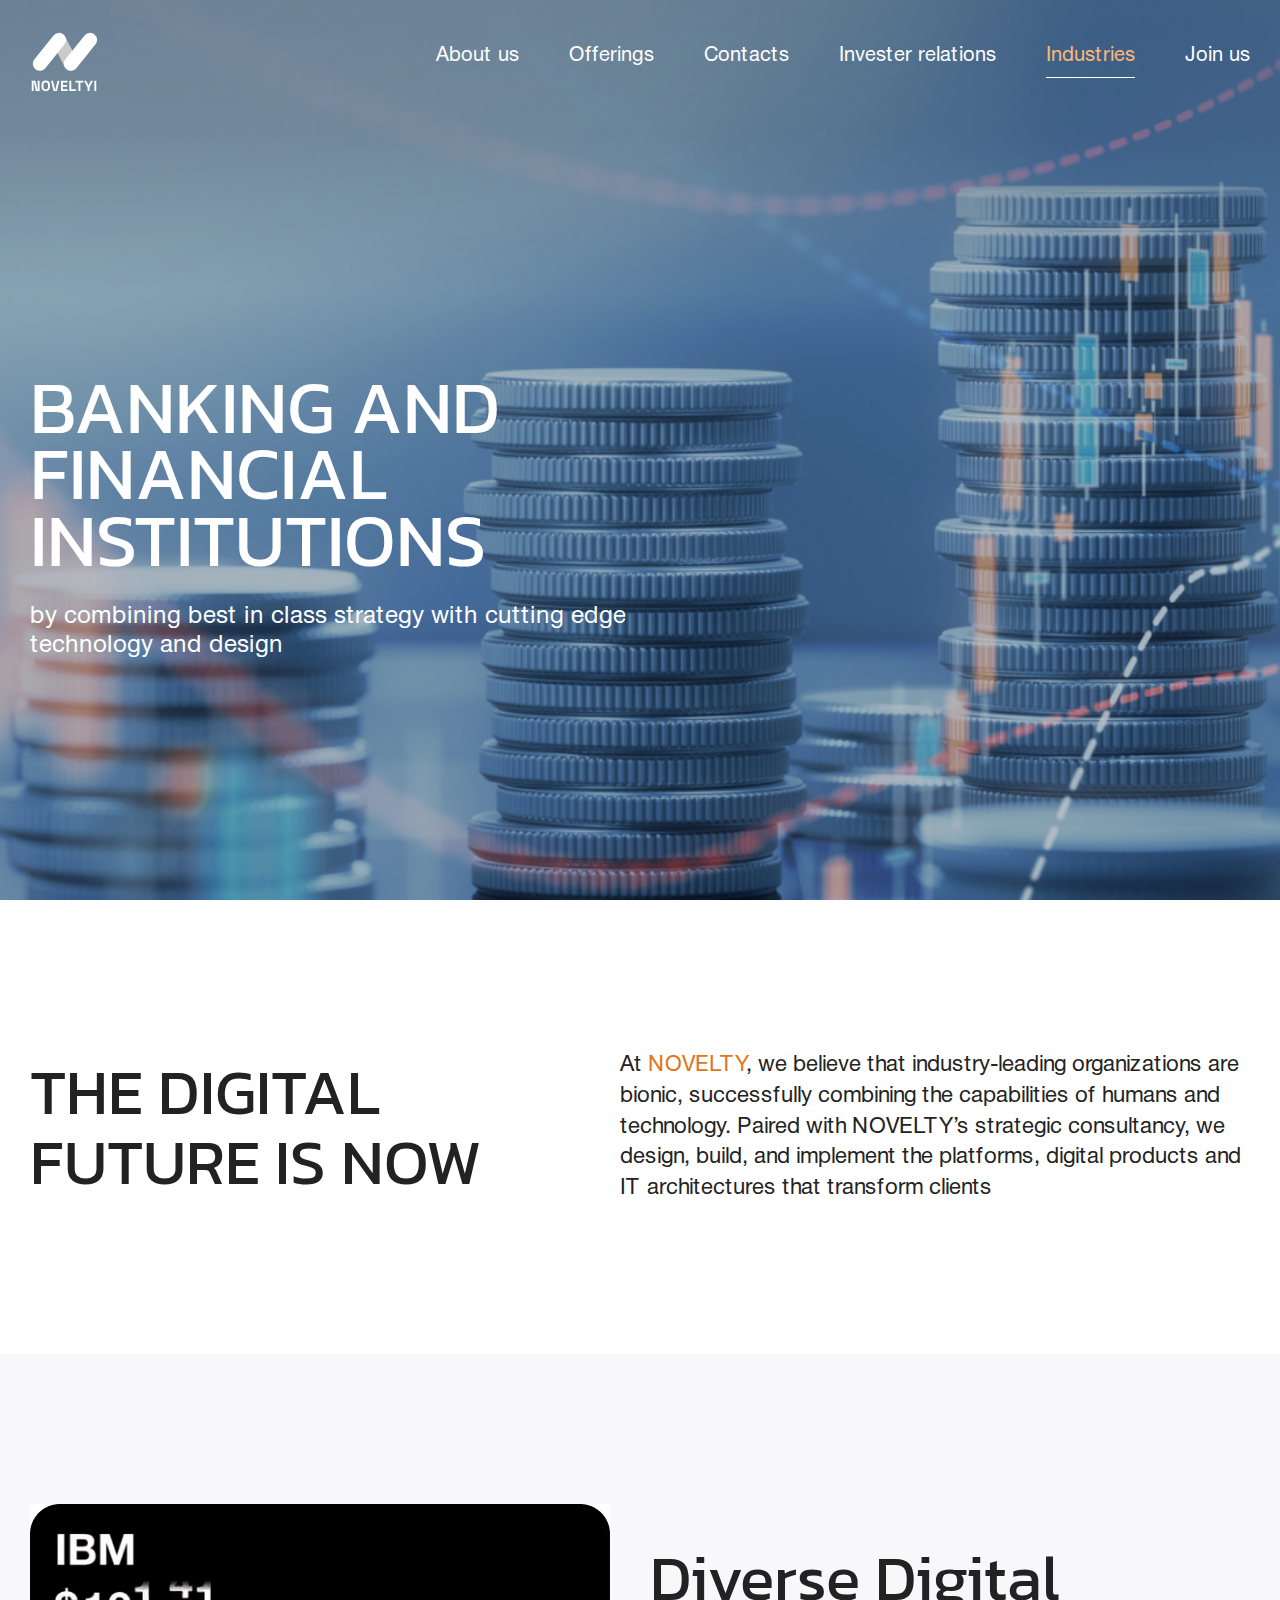
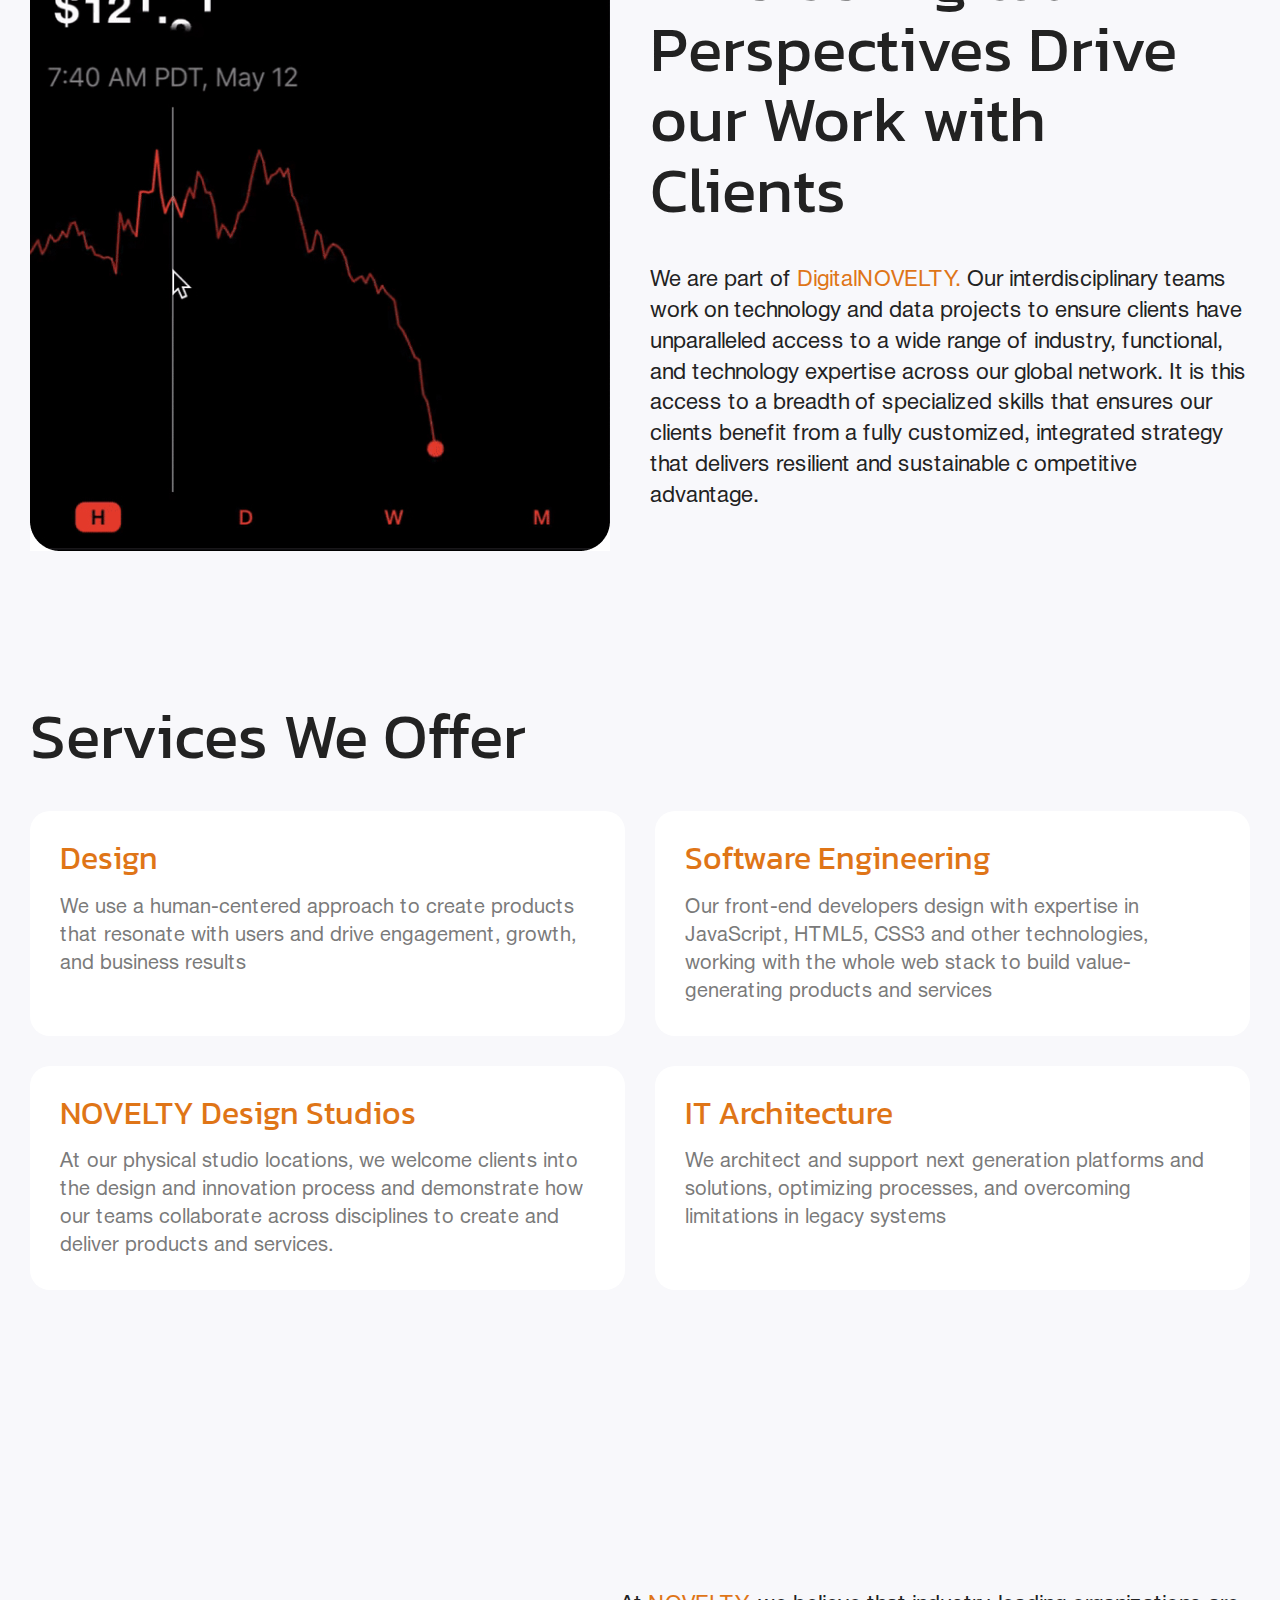
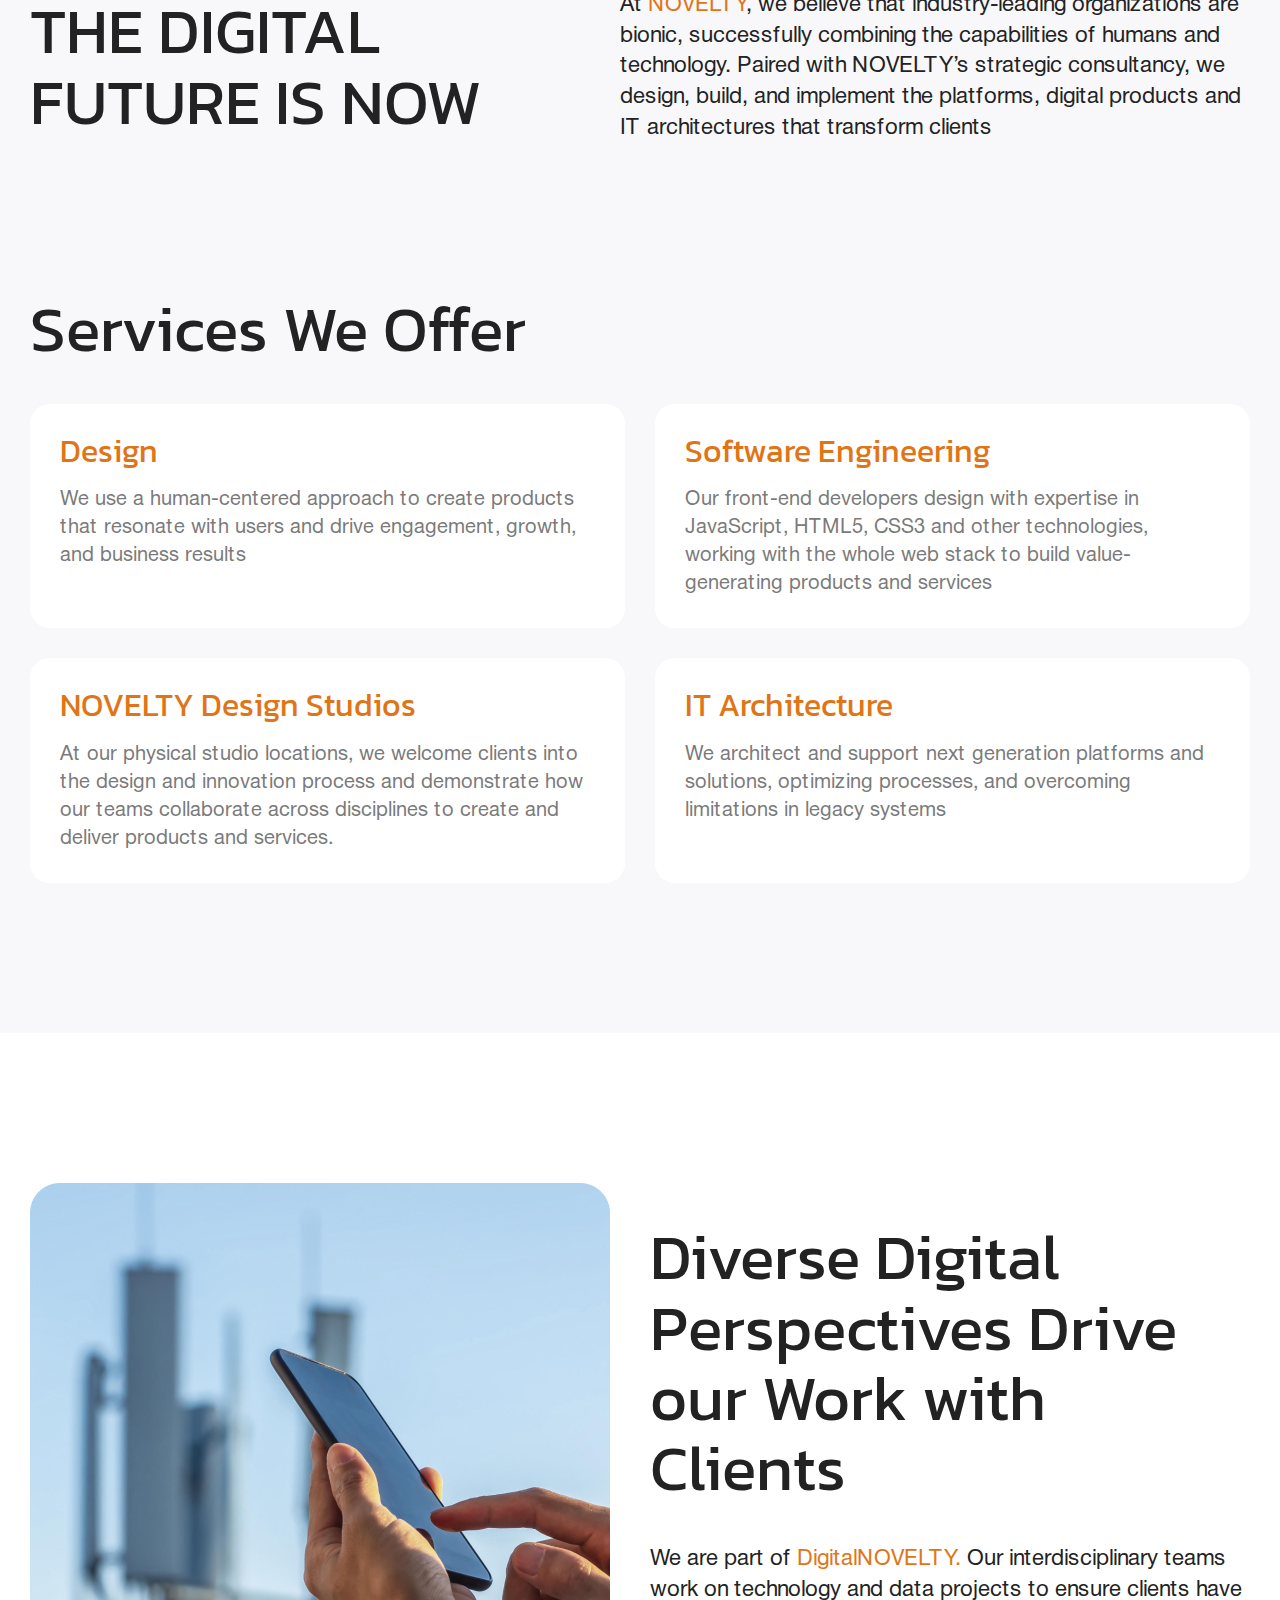
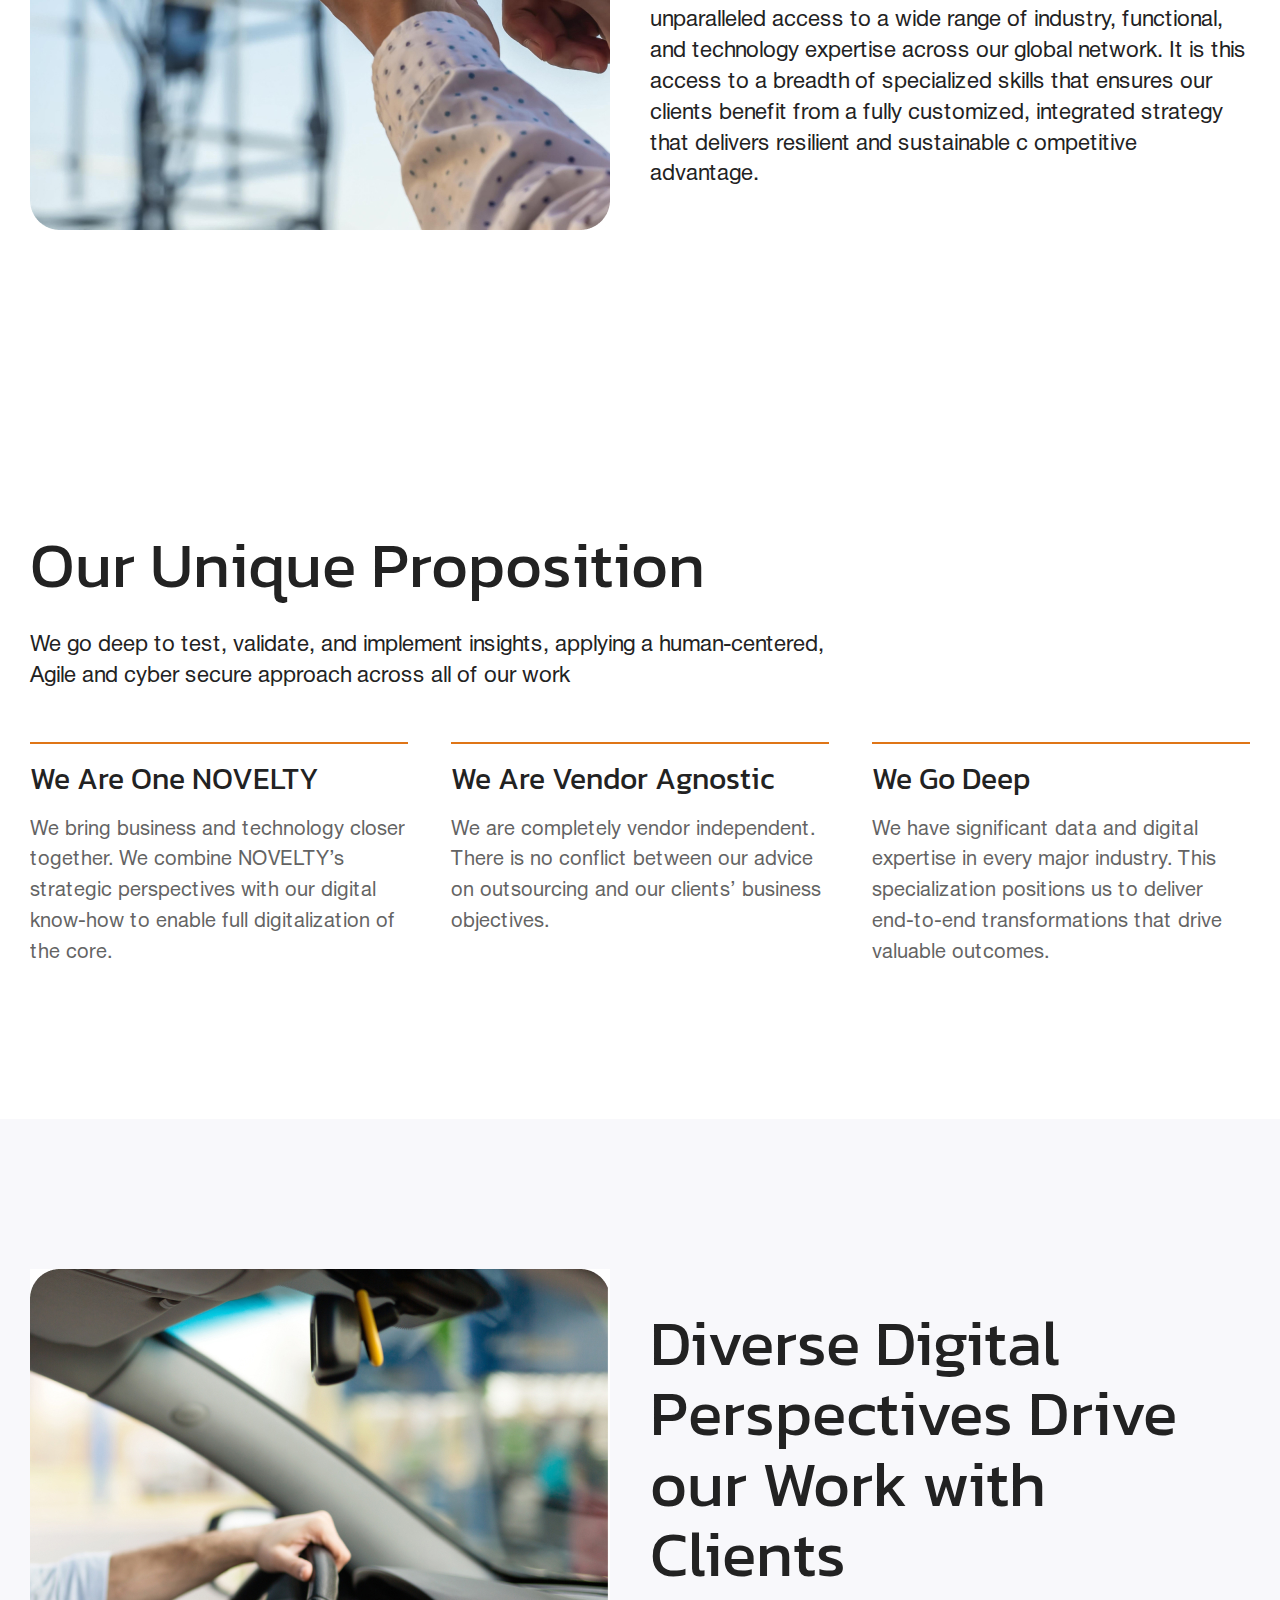
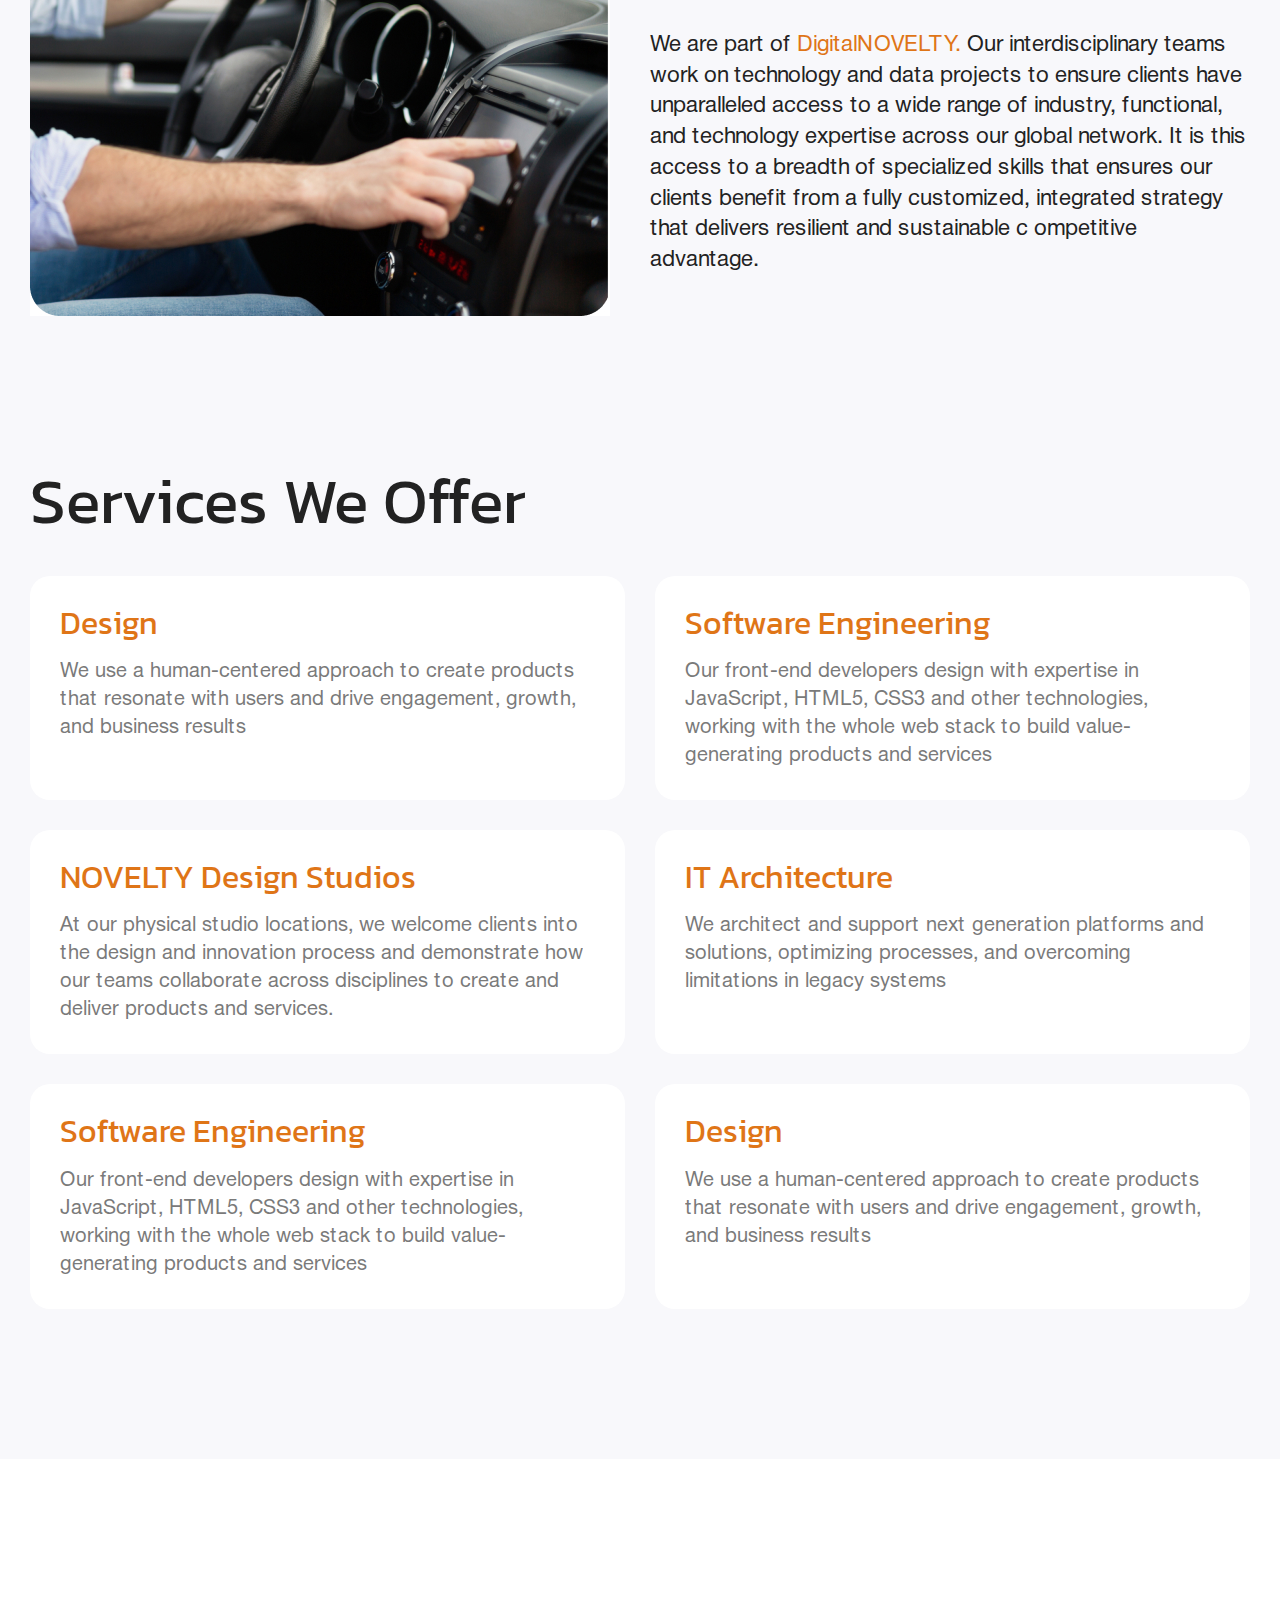
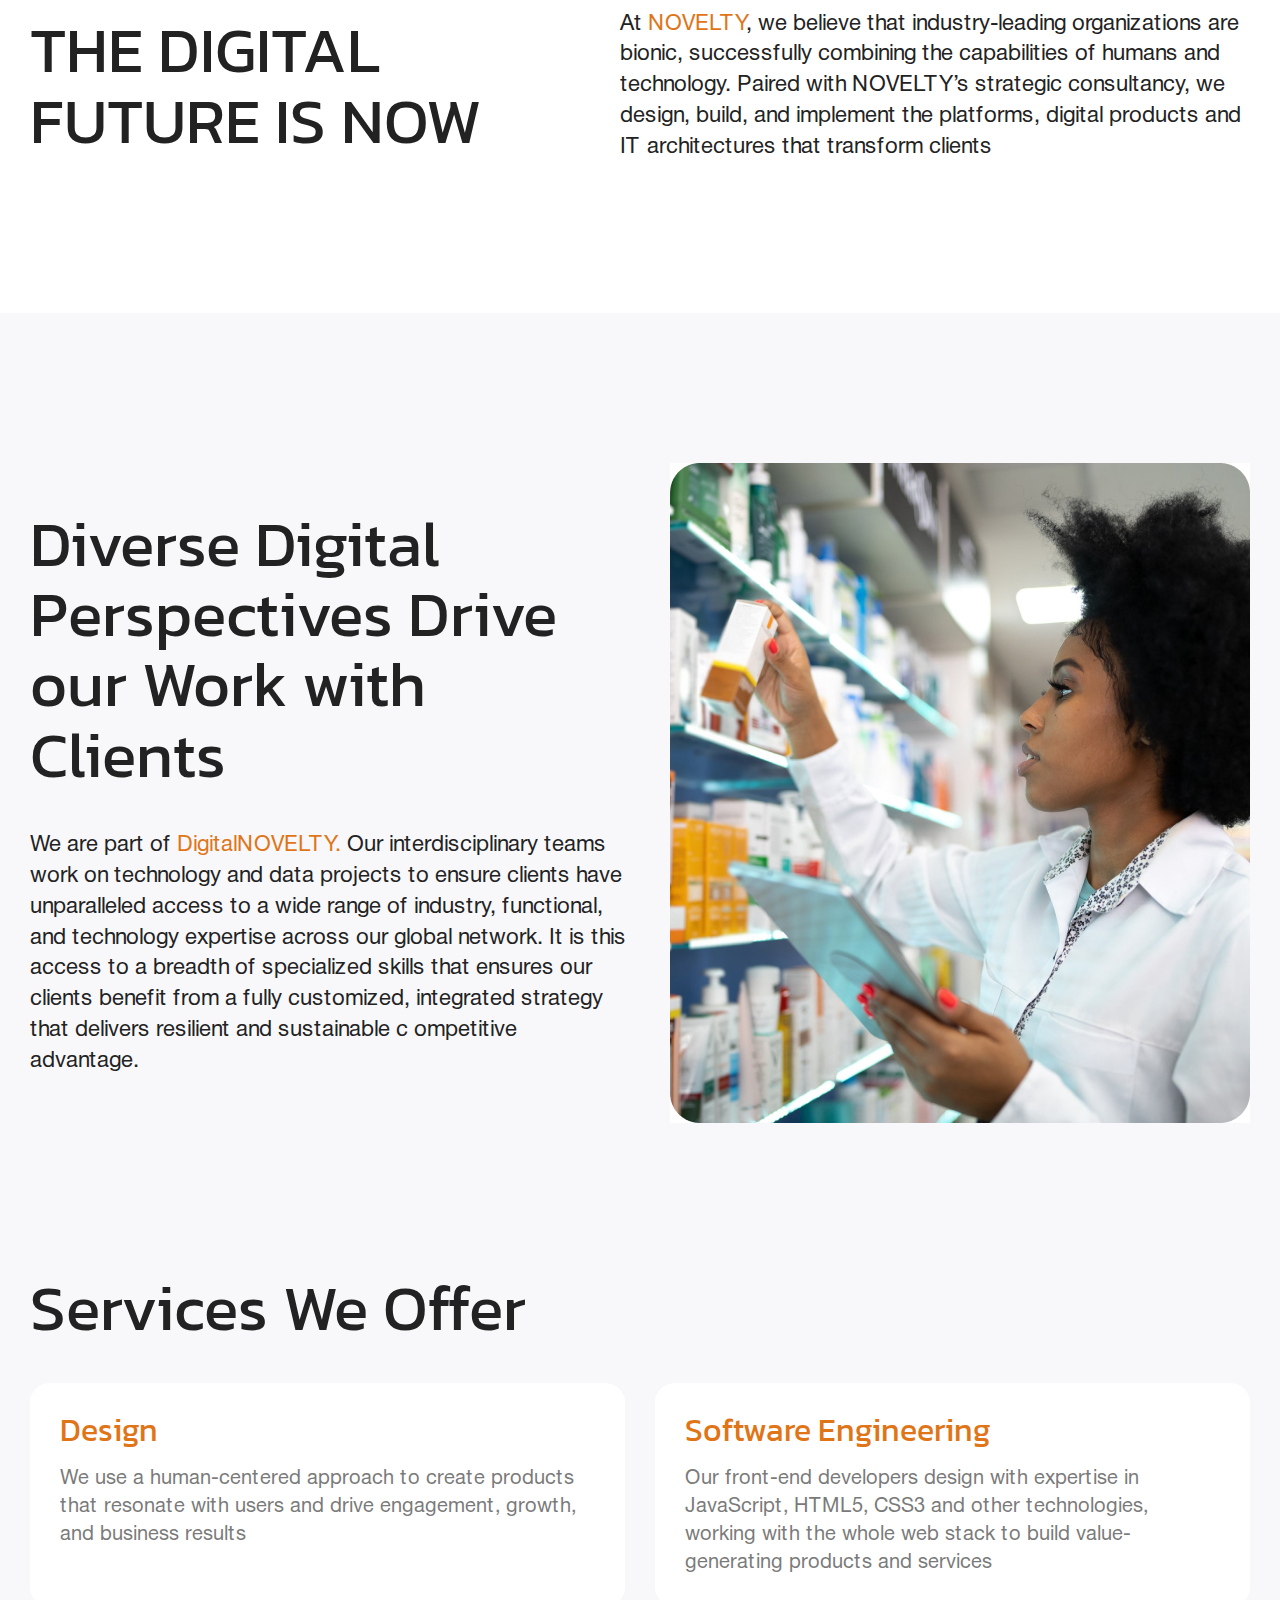
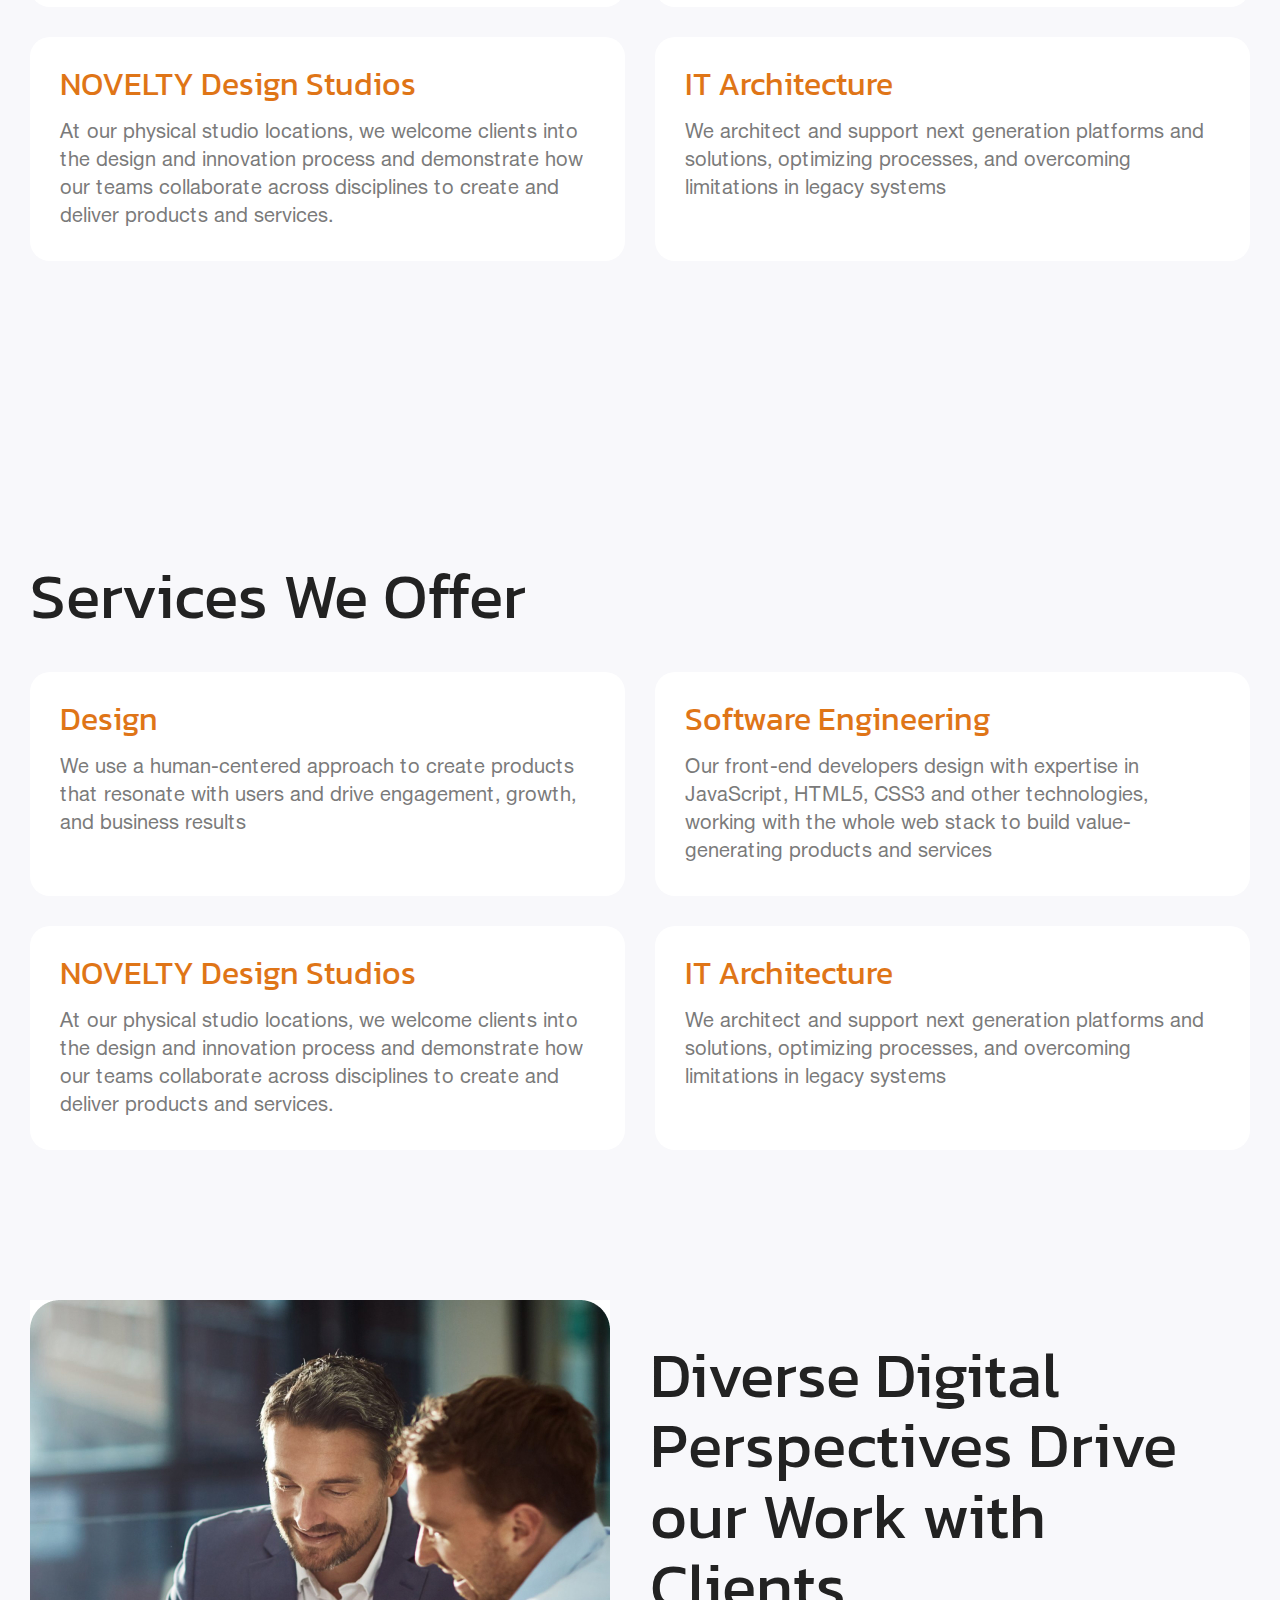
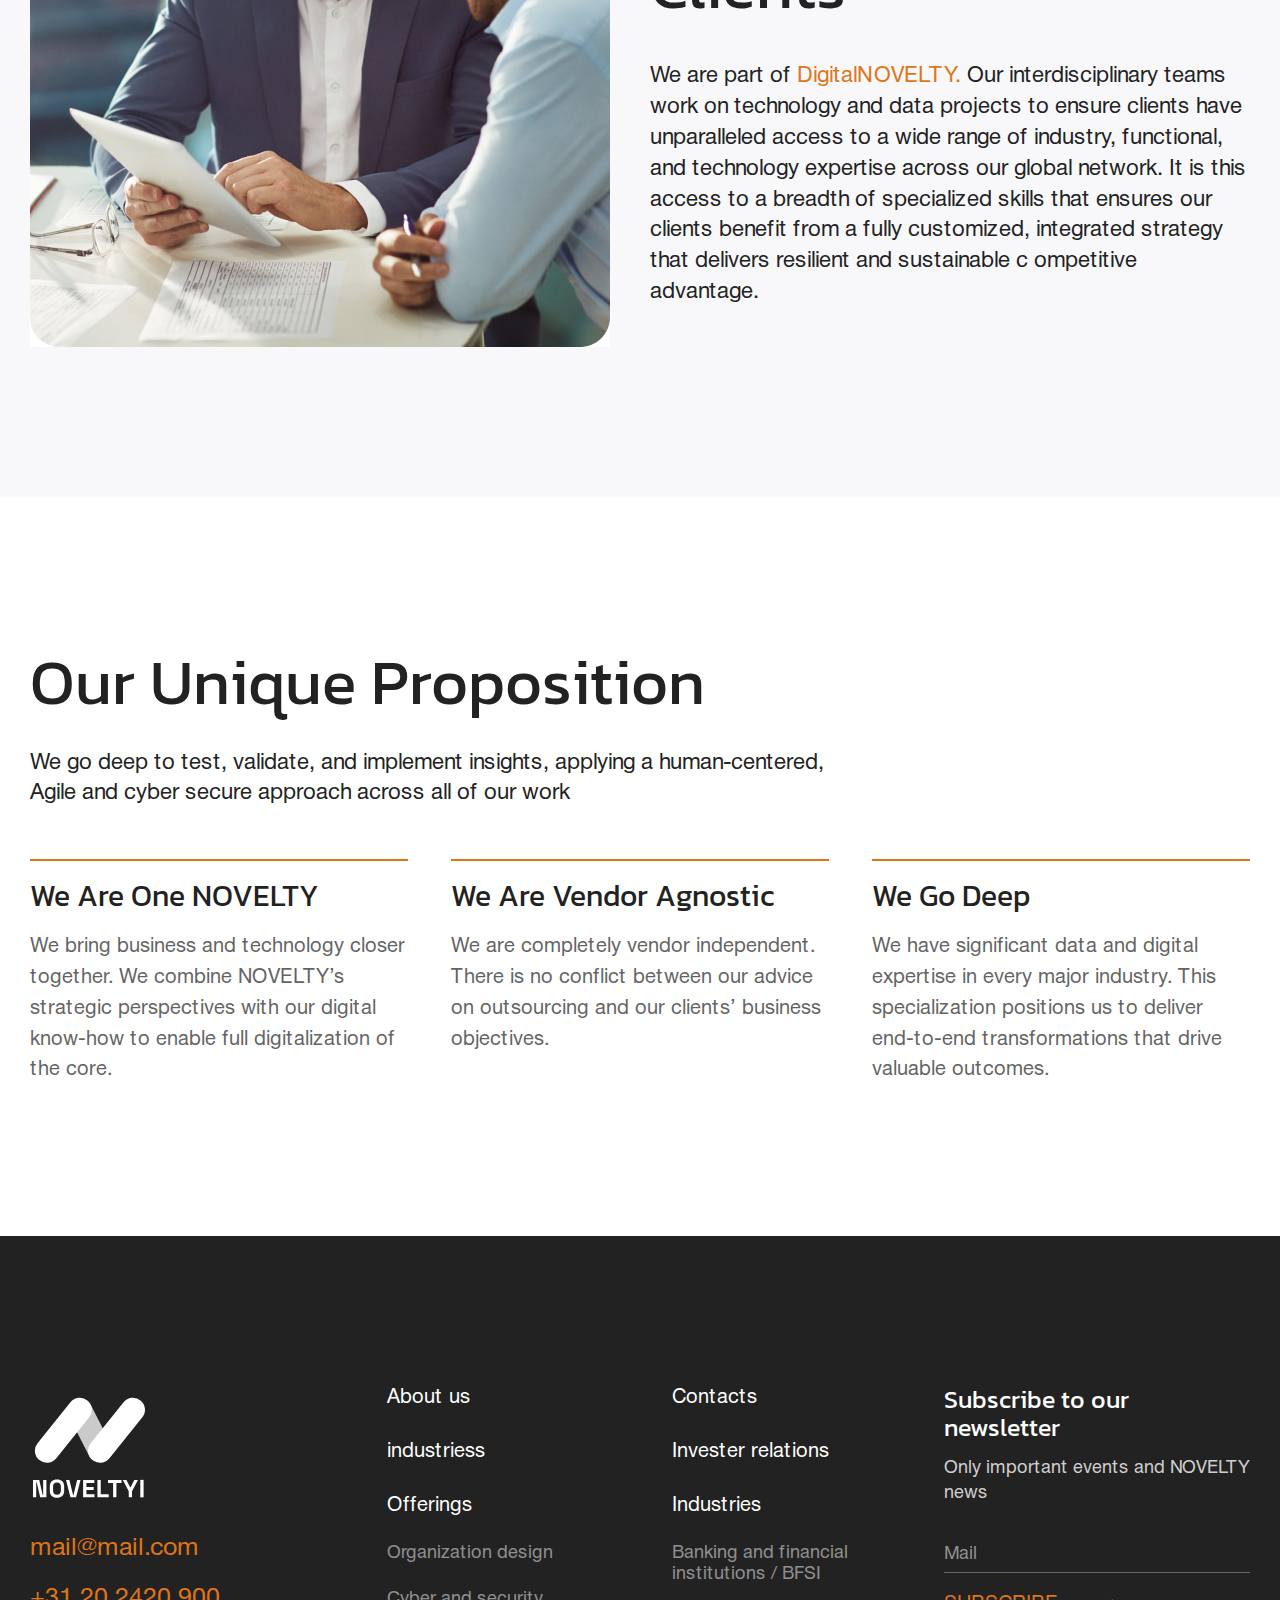
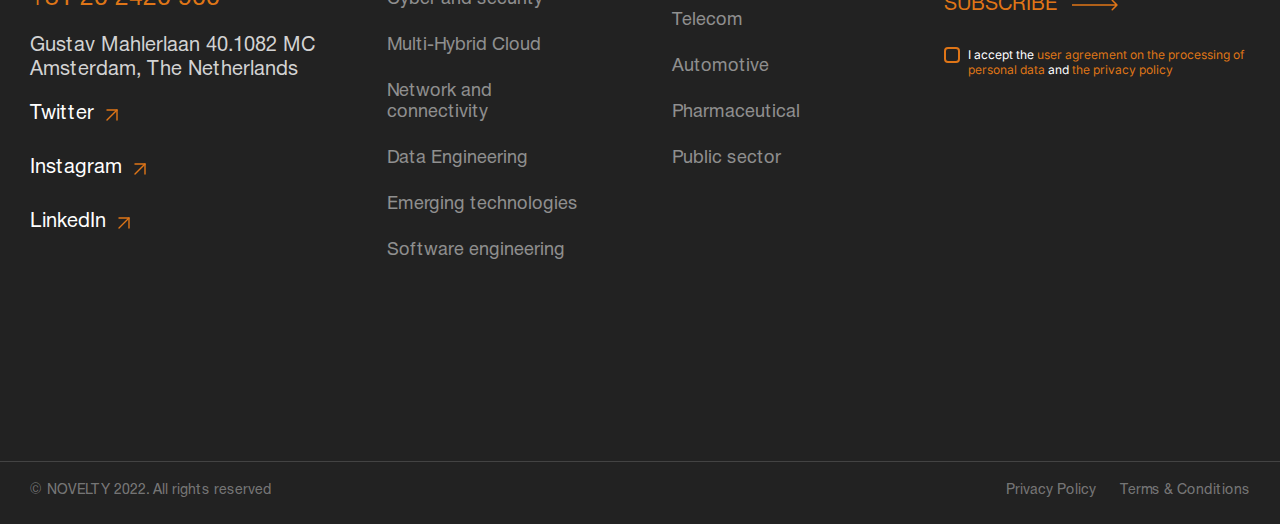
<file: industries.html>
<!DOCTYPE html>
<html lang="en">

<head>
	<meta charset="UTF-8">
	<meta name="viewport" content="width=device-width, initial-scale=1.0">
	<meta http-equiv="X-UA-Compatible" content="ie=edge">
	<title>Industries</title>
	<link rel="preconnect" href="https://fonts.googleapis.com">
	<link rel="preconnect" href="https://fonts.gstatic.com" crossorigin>
	<link href="https://fonts.googleapis.com/css2?family=Inter&family=Kanit&display=swap" rel="stylesheet">
	<link rel="stylesheet" href="css/fonts.css">
	<link rel="stylesheet" href="css/reset.css">
	<link rel="stylesheet" href="css/style.css">
</head>

<body>

	<header class="header" style="background-image: url('images/industries_header.jpg');" id="header">
		<div class="header__wrapper">
			<div class="header-top" id="header_menu">
				<div class="container">
					<div class="header-top__wrapper">
						<a class="header-top__logo" href="index.html">
							<img src="images/logo.svg">
						</a>
						<nav class="header-top__menu" id="nav_menu">
							<ul class="header-top__menu-list">
								<li class="header-top__menu-item">
									<a class="header-top__menu-link" href="about_us.html">
										About us
									</a>
								</li>
								<li class="header-top__menu-item header-top__menu-item--inner" data-id="offerings">
									<p class="header-top__menu-link">
										Offerings
									</p>
									<div class="header-top__menu-dropdown">
										<ul class="header-top__dropdown-list">
											<li class="header-top__dropdown-item offerings active" data-index="0">
												<p class="header-dropdown__item-text">Organization design</p>
											</li>
											<li class="header-top__dropdown-item offerings" data-index="1">
												<p class="header-dropdown__item-text">Network and connectivity</p>
											</li>
											<li class="header-top__dropdown-item offerings" data-index="2">
												<p class="header-dropdown__item-text">Cyber and security</p>
											</li>
											<li class="header-top__dropdown-item offerings" data-index="3">
												<p class="header-dropdown__item-text">Multi-Hybrid Cloud</p>
											</li>
											<li class="header-top__dropdown-item offerings" data-index="4">
												<p class="header-dropdown__item-text">Data Engineering</p>
											</li>
											<li class="header-top__dropdown-item offerings" data-index="5">
												<p class="header-dropdown__item-text">Software engineering</p>
											</li>
											<li class="header-top__dropdown-item offerings" data-index="6">
												<p class="header-dropdown__item-text">Emerging technologies</p>
											</li>
										</ul>
										<div class="header-dropdown__item-content">
											<ul class="header-dropdown__item-inner active" data-index="0">
												<li class="herader-dropdown__inner-item">Digital native business models1</li>
												<li class="herader-dropdown__inner-item">Digital native enterprise architectures
												</li>
												<li class="herader-dropdown__inner-item">Workforce transformation</li>
												<li class="herader-dropdown__inner-item">Workspace transformation</li>
												<li class="herader-dropdown__inner-item">Cognitive process automation</li>
												<li class="herader-dropdown__inner-item">Experience design</li>
												<li class="herader-dropdown__inner-item">Cognitive VOIP and Call center
													solutions </li>
											</ul>
											<ul class="header-dropdown__item-inner" data-index="1">
												<li class="herader-dropdown__inner-item">Digital native business models2</li>
												<li class="herader-dropdown__inner-item">Digital native enterprise architectures
												</li>
												<li class="herader-dropdown__inner-item">Workforce transformation</li>
												<li class="herader-dropdown__inner-item">Workspace transformation</li>
											</ul>
											<ul class="header-dropdown__item-inner" data-index="2">
												<li class="herader-dropdown__inner-item">Digital native business models3</li>
												<li class="herader-dropdown__inner-item">Digital native enterprise architectures
												</li>
												<li class="herader-dropdown__inner-item">Workforce transformation</li>
												<li class="herader-dropdown__inner-item">Experience design</li>
												<li class="herader-dropdown__inner-item">Cognitive VOIP and Call center
													solutions </li>
											</ul>
											<ul class="header-dropdown__item-inner" data-index="3">
												<li class="herader-dropdown__inner-item">Digital native business models4</li>
												<li class="herader-dropdown__inner-item">Digital native enterprise architectures
												</li>
												<li class="herader-dropdown__inner-item">Workforce transformation</li>
												<li class="herader-dropdown__inner-item">Workspace transformation</li>
												<li class="herader-dropdown__inner-item">Cognitive process automation</li>
												<li class="herader-dropdown__inner-item">Experience design</li>
												<li class="herader-dropdown__inner-item">Cognitive process automation</li>
												<li class="herader-dropdown__inner-item">Experience design</li>
											</ul>
											<ul class="header-dropdown__item-inner" data-index="4">
												<li class="herader-dropdown__inner-item">Digital native business models5</li>
												<li class="herader-dropdown__inner-item">Digital native enterprise architectures
												</li>
												<li class="herader-dropdown__inner-item">Workforce transformation</li>
												<li class="herader-dropdown__inner-item">Workspace transformation</li>
												<li class="herader-dropdown__inner-item">Cognitive process automation</li>
												<li class="herader-dropdown__inner-item">Experience design</li>
												<li class="herader-dropdown__inner-item">Cognitive VOIP and Call center
													solutions </li>
											</ul>
											<ul class="header-dropdown__item-inner" data-index="5">
												<li class="herader-dropdown__inner-item">Digital native business models6</li>
												<li class="herader-dropdown__inner-item">Digital native enterprise architectures
												</li>
												<li class="herader-dropdown__inner-item">Workforce transformation</li>
												<li class="herader-dropdown__inner-item">Workspace transformation</li>
												<li class="herader-dropdown__inner-item">Cognitive process automation</li>
												<li class="herader-dropdown__inner-item">Experience design</li>
												<li class="herader-dropdown__inner-item">Cognitive VOIP and Call center
													solutions </li>
											</ul>
											<ul class="header-dropdown__item-inner" data-index="6">
												<li class="herader-dropdown__inner-item">Digital native business models7</li>
												<li class="herader-dropdown__inner-item">Digital native enterprise architectures
												</li>
												<li class="herader-dropdown__inner-item">Workforce transformation</li>
												<li class="herader-dropdown__inner-item">Workspace transformation</li>
												<li class="herader-dropdown__inner-item">Cognitive process automation</li>
												<li class="herader-dropdown__inner-item">Experience design</li>
												<li class="herader-dropdown__inner-item">Cognitive VOIP and Call center
													solutions </li>
											</ul>
										</div>
									</div>
								</li>
								<li class="header-top__menu-item">
									<a class="header-top__menu-link" href="contacts.html">
										Contacts
									</a>
								</li>
								<li class="header-top__menu-item">
									<a class="header-top__menu-link" href="invester_relations.html">
										Invester relations
									</a>
								</li>
								<li class="header-top__menu-item header-top__menu-item--inner current" data-id="industries">
									<p class="header-top__menu-link">
										Industries
									</p>
									<div class="header-top__menu-dropdown header-top__menu-dropdown--industries">
										<ul class="header-top__dropdown-list">
											<li class="header-top__dropdown-item industries">
												<a class="header-dropdown__item-text" href="industries.html">Banking and financial institutions / BFSI</a>
											</li>
											<li class="header-top__dropdown-item industries">
												<a class="header-dropdown__item-text" href="industries.html">Telecom</a>
											</li>
											<li class="header-top__dropdown-item industries">
												<a class="header-dropdown__item-text" href="industries.html">Automotive</a>
											</li>
											<li class="header-top__dropdown-item industries">
												<a class="header-dropdown__item-text" href="industries.html">Pharmaceutical</a>
											</li>
											<li class="header-top__dropdown-item industries">
												<a class="header-dropdown__item-text" href="industries.html">Public sector</a>
											</li>
										</ul>
									</div>
								</li>
								<li class="header-top__menu-item">
									<a class="header-top__menu-link" href="join_us.html">
										Join us
									</a>
								</li>
							</ul>
						</nav>
						<div class="header-top__menu-dropdown mobile offerings" data-id="offerings">
							<h6 class="header-top__menu-title">Offerings</h6>
							<ul class="header-top__dropdown-list">
								<li class="header-top__dropdown-item offerings active" data-index="0">
									<p class="header-dropdown__item-text">Organization design</p>
									<ul class="header-dropdown__item-inner active" data-index="0">
										<li class="herader-dropdown__inner-item">Digital native business models1</li>
										<li class="herader-dropdown__inner-item">Digital native enterprise architectures
										</li>
										<li class="herader-dropdown__inner-item">Workforce transformation</li>
										<li class="herader-dropdown__inner-item">Workspace transformation</li>
										<li class="herader-dropdown__inner-item">Cognitive process automation</li>
										<li class="herader-dropdown__inner-item">Experience design</li>
										<li class="herader-dropdown__inner-item">Cognitive VOIP and Call center solutions </li>
									</ul>
								</li>
								<li class="header-top__dropdown-item offerings" data-index="1">
									<p class="header-dropdown__item-text">Network and connectivity</p>
									<ul class="header-dropdown__item-inner" data-index="1">
										<li class="herader-dropdown__inner-item">Digital native business models2</li>
										<li class="herader-dropdown__inner-item">Digital native enterprise architectures
										</li>
										<li class="herader-dropdown__inner-item">Workforce transformation</li>
										<li class="herader-dropdown__inner-item">Workspace transformation</li>
									</ul>
								</li>
								<li class="header-top__dropdown-item offerings" data-index="2">
									<p class="header-dropdown__item-text">Cyber and security</p>
									<ul class="header-dropdown__item-inner" data-index="2">
										<li class="herader-dropdown__inner-item">Digital native business models3</li>
										<li class="herader-dropdown__inner-item">Digital native enterprise architectures
										</li>
										<li class="herader-dropdown__inner-item">Workforce transformation</li>
										<li class="herader-dropdown__inner-item">Experience design</li>
										<li class="herader-dropdown__inner-item">Cognitive VOIP and Call center
											solutions </li>
									</ul>
								</li>
								<li class="header-top__dropdown-item offerings" data-index="3">
									<p class="header-dropdown__item-text">Multi-Hybrid Cloud</p>
									<ul class="header-dropdown__item-inner" data-index="3">
										<li class="herader-dropdown__inner-item">Digital native business models4</li>
										<li class="herader-dropdown__inner-item">Digital native enterprise architectures
										</li>
										<li class="herader-dropdown__inner-item">Workforce transformation</li>
										<li class="herader-dropdown__inner-item">Workspace transformation</li>
										<li class="herader-dropdown__inner-item">Cognitive process automation</li>
										<li class="herader-dropdown__inner-item">Experience design</li>
										<li class="herader-dropdown__inner-item">Cognitive process automation</li>
										<li class="herader-dropdown__inner-item">Experience design</li>
									</ul>
								</li>
								<li class="header-top__dropdown-item offerings" data-index="4">
									<p class="header-dropdown__item-text">Data Engineering</p>
									<ul class="header-dropdown__item-inner" data-index="4">
										<li class="herader-dropdown__inner-item">Digital native business models5</li>
										<li class="herader-dropdown__inner-item">Digital native enterprise architectures
										</li>
										<li class="herader-dropdown__inner-item">Workforce transformation</li>
										<li class="herader-dropdown__inner-item">Workspace transformation</li>
										<li class="herader-dropdown__inner-item">Cognitive process automation</li>
										<li class="herader-dropdown__inner-item">Experience design</li>
										<li class="herader-dropdown__inner-item">Cognitive VOIP and Call center solutions </li>
									</ul>
								</li>
								<li class="header-top__dropdown-item offerings" data-index="5">
									<p class="header-dropdown__item-text">Software engineering</p>
									<ul class="header-dropdown__item-inner" data-index="5">
										<li class="herader-dropdown__inner-item">Digital native business models6</li>
										<li class="herader-dropdown__inner-item">Digital native enterprise architectures
										</li>
										<li class="herader-dropdown__inner-item">Workforce transformation</li>
										<li class="herader-dropdown__inner-item">Workspace transformation</li>
										<li class="herader-dropdown__inner-item">Cognitive process automation</li>
										<li class="herader-dropdown__inner-item">Experience design</li>
										<li class="herader-dropdown__inner-item">Cognitive VOIP and Call center solutions </li>
									</ul>
								</li>
								<li class="header-top__dropdown-item offerings" data-index="6">
									<p class="header-dropdown__item-text">Emerging technologies</p>
									<ul class="header-dropdown__item-inner" data-index="6">
										<li class="herader-dropdown__inner-item">Digital native business models7</li>
										<li class="herader-dropdown__inner-item">Digital native enterprise architectures
										</li>
										<li class="herader-dropdown__inner-item">Workforce transformation</li>
										<li class="herader-dropdown__inner-item">Workspace transformation</li>
										<li class="herader-dropdown__inner-item">Cognitive process automation</li>
										<li class="herader-dropdown__inner-item">Experience design</li>
										<li class="herader-dropdown__inner-item">Cognitive VOIP and Call center solutions </li>
									</ul>
								</li>
							</ul>
							<div class="header-dropdown__item-content">
							</div>
						</div>
						<div class="header-top__menu-dropdown mobile" data-id="industries">
							<h6 class="header-top__menu-title">Industries</h6>
							<ul class="header-top__dropdown-list">
								<li class="header-top__dropdown-item industries">
									<a class="header-dropdown__item-text" href="industries.html">Banking and financial institutions / BFSI</a>
								</li>
								<li class="header-top__dropdown-item industries">
									<a class="header-dropdown__item-text" href="industries.html">Telecom</a>
								</li>
								<li class="header-top__dropdown-item industries">
									<a class="header-dropdown__item-text" href="industries.html">Automotive</a>
								</li>
								<li class="header-top__dropdown-item industries">
									<a class="header-dropdown__item-text" href="industries.html">Pharmaceutical</a>
								</li>
								<li class="header-top__dropdown-item industries">
									<a class="header-dropdown__item-text" href="industries.html">Public sector</a>
								</li>
							</ul>
						</div>
						<div class="header-top__burger">
							<span class="header-top__burger-line"></span>
						</div>
					</div>	
				</div>	
			</div>
			<div class="container">
				<div class="header__inner">
					<div class="header__inner-content header__inner-content--about_us">
						<h1 class="header__inner-title title">
							Banking and financial institutions
						</h1>
						<p class="header__inner-text">
							by combining best in class strategy with
							cutting edge technology and design
						</p>
					</div>
				</div>
			</div>	
		</div>
	</header>

	<section class="industries__white">
		<div class="container">
			<div class="industries__info">
				<h1 class="industries__info-title title">
					The Digital Future Is Now
				</h1>
				<p class="industries__info-text">
					At <span>NOVELTY</span>, we believe that industry-leading organizations are bionic, 
					successfully combining the capabilities of humans and technology. 
					Paired with NOVELTY’s strategic consultancy, we design, build, and implement the platforms, 
					digital products and IT architectures that transform clients
				</p>
			</div>
		</div>
	</section>

	<section class="industries__gray">
		<div class="container">
			<div class="industries__block page__block">
				<div class="industries__block-img page__block-img">
					<img src="images/industries_img1.jpg">
				</div>
				<div class="industries__block-info page__block-info">
					<h4 class="industries__block-title title page__block-title">
						Diverse Digital Perspectives Drive our Work with Clients
					</h4>
					<div class="industries__block-text page__block-text">
						<p>
							We are part of <span>DigitalNOVELTY.</span> Our interdisciplinary teams work 
							on technology and data projects to ensure clients have unparalleled 
							access to a wide range of industry, functional, and technology 
							expertise across our global network. It is this access to a breadth 
							of specialized skills that ensures our clients benefit from a fully 
							customized, integrated strategy that delivers resilient and sustainable c
							ompetitive advantage.
						</p>
					</div>
				</div>
			</div>
			<div class="industries__wrapper page__items">
				<h4 class="industries-title title page__items-title">
					Services We Offer
				</h4>
				<div class="industries__items page__items-blocks">
					<div class="industries__items-item page__items-item">
						<h5 class="industries__item-title title page__items-block__title">
							Design
						</h5>
						<p class="industries__item-text page__items-block__text">
							We use a human-centered approach to create products 
							that resonate with users and drive engagement, 
							growth, and business results
						</p>
					</div>
					<div class="industries__items-item  page__items-item">
						<h5 class="industries__item-title title page__items-block__title">
							Software Engineering
						</h5>
						<p class="industries__item-text page__items-block__text">
							Our front-end developers design with expertise in 
							JavaScript, HTML5, CSS3 and other technologies, 
							working with the whole web stack to build value-generating products 
							and services
						</p>
					</div>
					<div class="industries__items-item page__items-item">
						<h5 class="industries__item-title title page__items-block__title">
							NOVELTY Design Studios
						</h5>
						<p class="industries__item-text page__items-block__text">
							At our physical studio locations, we welcome clients into the design 
							and innovation process and 
							demonstrate how our teams collaborate across disciplines to create 
							and deliver products and services.
						</p>
					</div>
					<div class="industries__items-item page__items-item">
						<h5 class="industries__item-title title page__items-block__title">
							IT Architecture
						</h5>
						<p class="industries__item-text page__items-block__text">
							We architect and support next generation 
							platforms and solutions, 
							optimizing processes, and 
							overcoming limitations in legacy systems
						</p>
					</div>
				</div>
			</div>
		</div>
	</section>

	<section class="industries__gray">
		<div class="container">
			<div class="industries__info">
				<h1 class="industries__info-title title">
					The Digital Future Is Now
				</h1>
				<p class="industries__info-text">
					At <span>NOVELTY</span>, we believe that industry-leading organizations are bionic, 
					successfully combining the capabilities of humans and technology. 
					Paired with NOVELTY’s strategic consultancy, we design, build, and implement the platforms, 
					digital products and IT architectures that transform clients
				</p>
			</div>
			<div class="industries__wrapper page__items">
				<h4 class="industries-title title page__items-title">
					Services We Offer
				</h4>
				<div class="industries__items page__items-blocks">
					<div class="industries__items-item page__items-item">
						<h5 class="industries__item-title title page__items-block__title">
							Design
						</h5>
						<p class="industries__item-text page__items-block__text">
							We use a human-centered approach to create products 
							that resonate with users and drive engagement, 
							growth, and business results
						</p>
					</div>
					<div class="industries__items-item  page__items-item">
						<h5 class="industries__item-title title page__items-block__title">
							Software Engineering
						</h5>
						<p class="industries__item-text page__items-block__text">
							Our front-end developers design with expertise in 
							JavaScript, HTML5, CSS3 and other technologies, 
							working with the whole web stack to build value-generating products 
							and services
						</p>
					</div>
					<div class="industries__items-item page__items-item">
						<h5 class="industries__item-title title page__items-block__title">
							NOVELTY Design Studios
						</h5>
						<p class="industries__item-text page__items-block__text">
							At our physical studio locations, we welcome clients into the design 
							and innovation process and 
							demonstrate how our teams collaborate across disciplines to create 
							and deliver products and services.
						</p>
					</div>
					<div class="industries__items-item page__items-item">
						<h5 class="industries__item-title title page__items-block__title">
							IT Architecture
						</h5>
						<p class="industries__item-text page__items-block__text">
							We architect and support next generation 
							platforms and solutions, 
							optimizing processes, and 
							overcoming limitations in legacy systems
						</p>
					</div>
				</div>
			</div>
		</div>
	</section>	
	
	<section class="industries__white">
		<div class="container">
			<div class="industries__block page__block">
				<div class="industries__block-img page__block-img">
					<img src="images/industries_img2.jpg">
				</div>
				<div class="industries__block-info page__block-info">
					<h4 class="industries__block-title title page__block-title">
						Diverse Digital Perspectives Drive our Work with Clients
					</h4>
					<div class="industries__block-text page__block-text">
						<p>
							We are part of <span>DigitalNOVELTY.</span> Our interdisciplinary teams work 
							on technology and data projects to ensure clients have unparalleled 
							access to a wide range of industry, functional, and technology 
							expertise across our global network. It is this access to a breadth 
							of specialized skills that ensures our clients benefit from a fully 
							customized, integrated strategy that delivers resilient and sustainable c
							ompetitive advantage.
						</p>
					</div>
				</div>
			</div>
		</div>
	</section>

	<section class="industries__white">
		<div class="container">
			<div class="industries__row">
				<h4 class="industries__row-title title">
					Our Unique Proposition
				</h4>
				<p class="industries__row-text">
					We go deep to test, validate, and implement insights, 
					applying a human-centered, Agile and cyber secure 
					approach across all of our work
				</p>
				<div class="industries__row-items">
					<div class="industries__row-item">
						<h5 class="industries__row-item__title title">
							We Are One NOVELTY
						</h5>
						<p class="industries__row-item-text">
							We bring business and technology closer together. 
							We combine NOVELTY’s strategic perspectives with 
							our digital know-how to enable full digitalization of the core.
						</p>
					</div>
					<div class="industries__row-item">
						<h5 class="industries__row-item__title title">
							We Are Vendor Agnostic
						</h5>
						<p class="industries__row-item-text">
							We are completely vendor independent. 
							There is no conflict between our advice 
							on outsourcing and our clients’ business objectives.
						</p>
					</div>
					<div class="industries__row-item">
						<h5 class="industries__row-item__title title">
							We Go Deep
						</h5>
						<p class="industries__row-item-text">
							We have significant data and digital 
							expertise in every major industry. 
							This specialization positions us to 
							deliver end-to-end transformations that drive valuable outcomes.
						</p>
					</div>
				</div>
			</div>
		</div>
	</section>

	<section class="industries__gray">
		<div class="container">
			<div class="industries__block page__block">
				<div class="industries__block-img page__block-img">
					<img src="images/industries_img3.jpg">
				</div>
				<div class="industries__block-info page__block-info">
					<h4 class="industries__block-title title page__block-title">
						Diverse Digital Perspectives Drive our Work with Clients
					</h4>
					<div class="industries__block-text page__block-text">
						<p>
							We are part of <span>DigitalNOVELTY.</span> Our interdisciplinary teams work 
							on technology and data projects to ensure clients have unparalleled 
							access to a wide range of industry, functional, and technology 
							expertise across our global network. It is this access to a breadth 
							of specialized skills that ensures our clients benefit from a fully 
							customized, integrated strategy that delivers resilient and sustainable c
							ompetitive advantage.
						</p>
					</div>
				</div>
			</div>
			<div class="industries__wrapper page__items">
				<h4 class="industries-title title page__items-title">
					Services We Offer
				</h4>
				<div class="industries__items page__items-blocks">
					<div class="industries__items-item page__items-item">
						<h5 class="industries__item-title title page__items-block__title">
							Design
						</h5>
						<p class="industries__item-text page__items-block__text">
							We use a human-centered approach to create products 
							that resonate with users and drive engagement, 
							growth, and business results
						</p>
					</div>
					<div class="industries__items-item  page__items-item">
						<h5 class="industries__item-title title page__items-block__title">
							Software Engineering
						</h5>
						<p class="industries__item-text page__items-block__text">
							Our front-end developers design with expertise in 
							JavaScript, HTML5, CSS3 and other technologies, 
							working with the whole web stack to build value-generating products 
							and services
						</p>
					</div>
					<div class="industries__items-item page__items-item">
						<h5 class="industries__item-title title page__items-block__title">
							NOVELTY Design Studios
						</h5>
						<p class="industries__item-text page__items-block__text">
							At our physical studio locations, we welcome clients into the design 
							and innovation process and 
							demonstrate how our teams collaborate across disciplines to create 
							and deliver products and services.
						</p>
					</div>
					<div class="industries__items-item page__items-item">
						<h5 class="industries__item-title title page__items-block__title">
							IT Architecture
						</h5>
						<p class="industries__item-text page__items-block__text">
							We architect and support next generation 
							platforms and solutions, 
							optimizing processes, and 
							overcoming limitations in legacy systems
						</p>
					</div>
					<div class="industries__items-item  page__items-item">
						<h5 class="industries__item-title title page__items-block__title">
							Software Engineering
						</h5>
						<p class="industries__item-text page__items-block__text">
							Our front-end developers design with expertise in 
							JavaScript, HTML5, CSS3 and other technologies, 
							working with the whole web stack to build value-generating products 
							and services
						</p>
					</div>
					<div class="industries__items-item page__items-item">
						<h5 class="industries__item-title title page__items-block__title">
							Design
						</h5>
						<p class="industries__item-text page__items-block__text">
							We use a human-centered approach to create products 
							that resonate with users and drive engagement, 
							growth, and business results
						</p>
					</div>
				</div>
			</div>
		</div>
	</section>

	<section class="industries__white">
		<div class="container">
			<div class="industries__info">
				<h1 class="industries__info-title title">
					The Digital Future Is Now
				</h1>
				<p class="industries__info-text">
					At <span>NOVELTY</span>, we believe that industry-leading organizations are bionic, 
					successfully combining the capabilities of humans and technology. 
					Paired with NOVELTY’s strategic consultancy, we design, build, and implement the platforms, 
					digital products and IT architectures that transform clients
				</p>
			</div>
		</div>
	</section>

	<section class="industries__gray">
		<div class="container">
			<div class="industries__block page__block industries__block--reverse">
				<div class="industries__block-img page__block-img">
					<img src="images/industries_img4.jpg">
				</div>
				<div class="industries__block-info page__block-info">
					<h4 class="industries__block-title title page__block-title">
						Diverse Digital Perspectives Drive our Work with Clients
					</h4>
					<div class="industries__block-text page__block-text">
						<p>
							We are part of <span>DigitalNOVELTY.</span> Our interdisciplinary teams work 
							on technology and data projects to ensure clients have unparalleled 
							access to a wide range of industry, functional, and technology 
							expertise across our global network. It is this access to a breadth 
							of specialized skills that ensures our clients benefit from a fully 
							customized, integrated strategy that delivers resilient and sustainable c
							ompetitive advantage.
						</p>
					</div>
				</div>
			</div>
			<div class="industries__wrapper page__items">
				<h4 class="industries-title title page__items-title">
					Services We Offer
				</h4>
				<div class="industries__items page__items-blocks">
					<div class="industries__items-item page__items-item">
						<h5 class="industries__item-title title page__items-block__title">
							Design
						</h5>
						<p class="industries__item-text page__items-block__text">
							We use a human-centered approach to create products 
							that resonate with users and drive engagement, 
							growth, and business results
						</p>
					</div>
					<div class="industries__items-item  page__items-item">
						<h5 class="industries__item-title title page__items-block__title">
							Software Engineering
						</h5>
						<p class="industries__item-text page__items-block__text">
							Our front-end developers design with expertise in 
							JavaScript, HTML5, CSS3 and other technologies, 
							working with the whole web stack to build value-generating products 
							and services
						</p>
					</div>
					<div class="industries__items-item page__items-item">
						<h5 class="industries__item-title title page__items-block__title">
							NOVELTY Design Studios
						</h5>
						<p class="industries__item-text page__items-block__text">
							At our physical studio locations, we welcome clients into the design 
							and innovation process and 
							demonstrate how our teams collaborate across disciplines to create 
							and deliver products and services.
						</p>
					</div>
					<div class="industries__items-item page__items-item">
						<h5 class="industries__item-title title page__items-block__title">
							IT Architecture
						</h5>
						<p class="industries__item-text page__items-block__text">
							We architect and support next generation 
							platforms and solutions, 
							optimizing processes, and 
							overcoming limitations in legacy systems
						</p>
					</div>
				</div>
			</div>
		</div>
	</section>

	<section class="industries__gray">
		<div class="container">
			<div class="industries__wrapper page__items industries__wrapper--top">
				<h4 class="industries-title title page__items-title">
					Services We Offer
				</h4>
				<div class="industries__items page__items-blocks">
					<div class="industries__items-item page__items-item">
						<h5 class="industries__item-title title page__items-block__title">
							Design
						</h5>
						<p class="industries__item-text page__items-block__text">
							We use a human-centered approach to create products 
							that resonate with users and drive engagement, 
							growth, and business results
						</p>
					</div>
					<div class="industries__items-item  page__items-item">
						<h5 class="industries__item-title title page__items-block__title">
							Software Engineering
						</h5>
						<p class="industries__item-text page__items-block__text">
							Our front-end developers design with expertise in 
							JavaScript, HTML5, CSS3 and other technologies, 
							working with the whole web stack to build value-generating products 
							and services
						</p>
					</div>
					<div class="industries__items-item page__items-item">
						<h5 class="industries__item-title title page__items-block__title">
							NOVELTY Design Studios
						</h5>
						<p class="industries__item-text page__items-block__text">
							At our physical studio locations, we welcome clients into the design 
							and innovation process and 
							demonstrate how our teams collaborate across disciplines to create 
							and deliver products and services.
						</p>
					</div>
					<div class="industries__items-item page__items-item">
						<h5 class="industries__item-title title page__items-block__title">
							IT Architecture
						</h5>
						<p class="industries__item-text page__items-block__text">
							We architect and support next generation 
							platforms and solutions, 
							optimizing processes, and 
							overcoming limitations in legacy systems
						</p>
					</div>
				</div>
			</div>
			<div class="industries__block page__block">
				<div class="industries__block-img page__block-img">
					<img src="images/industries_img5.jpg">
				</div>
				<div class="industries__block-info page__block-info">
					<h4 class="industries__block-title title page__block-title">
						Diverse Digital Perspectives Drive our Work with Clients
					</h4>
					<div class="industries__block-text page__block-text">
						<p>
							We are part of <span>DigitalNOVELTY.</span> Our interdisciplinary teams work 
							on technology and data projects to ensure clients have unparalleled 
							access to a wide range of industry, functional, and technology 
							expertise across our global network. It is this access to a breadth 
							of specialized skills that ensures our clients benefit from a fully 
							customized, integrated strategy that delivers resilient and sustainable c
							ompetitive advantage.
						</p>
					</div>
				</div>
			</div>
		</div>
	</section>

	<section class="industries__white">
		<div class="container">
			<div class="industries__row">
				<h4 class="industries__row-title title">
					Our Unique Proposition
				</h4>
				<p class="industries__row-text">
					We go deep to test, validate, and implement insights, 
					applying a human-centered, Agile and cyber secure 
					approach across all of our work
				</p>
				<div class="industries__row-items">
					<div class="industries__row-item">
						<h5 class="industries__row-item__title title">
							We Are One NOVELTY
						</h5>
						<p class="industries__row-item-text">
							We bring business and technology closer together. 
							We combine NOVELTY’s strategic perspectives with 
							our digital know-how to enable full digitalization of the core.
						</p>
					</div>
					<div class="industries__row-item">
						<h5 class="industries__row-item__title title">
							We Are Vendor Agnostic
						</h5>
						<p class="industries__row-item-text">
							We are completely vendor independent. 
							There is no conflict between our advice 
							on outsourcing and our clients’ business objectives.
						</p>
					</div>
					<div class="industries__row-item">
						<h5 class="industries__row-item__title title">
							We Go Deep
						</h5>
						<p class="industries__row-item-text">
							We have significant data and digital 
							expertise in every major industry. 
							This specialization positions us to 
							deliver end-to-end transformations that drive valuable outcomes.
						</p>
					</div>
				</div>
			</div>
		</div>
	</section>

	<footer class="footer">
		<div class="container">
			<div class="footer__inner">
				<div class="footer__inner-item footer__inner-item--first">
					<a class="footer__item-logo" href="index.html">
						<img src="images/footer_logo.svg">
					</a>
					<a class="footer__item-mail" href="#">
						mail@mail.com
					</a>
					<a class="footer__item-phone" href="tel:+74951234567">
						+31 20 2420 900
					</a>
					<p class="footer__item-address">
						Gustav Mahlerlaan 40.1082 MC Amsterdam, The Netherlands
					</p>
					<ul class="footer__item-socnetwork">
						<li class="footer__socnetwork-item">
							<a class="footer__socnetwork-link" href="#">
								Twitter
							</a>
						</li>
						<li class="footer__socnetwork-item">
							<a class="footer__socnetwork-link" href="#">
								Instagram
							</a>
						</li>
						<li class="footer__socnetwork-item">
							<a class="footer__socnetwork-link" href="#">
								LinkedIn
							</a>
						</li>
					</ul>
				</div>
				<div class="footer__inner-item footer__inner-item--nav">
					<ul class="footer__item-list">
						<li class="footer__list-item">
							<a class="footer__list-link footer__list-item--top" href="about_us.html">
								About us
							</a>
						</li>
						<li class="footer__list-item">
							<a class="footer__list-link footer__list-item--top" href="#">
								industriess
							</a>
						</li>
						<li class="footer__list-item footer__list-item--dropdown">
							<p class="footer__list-link footer__list-item--top">
								Offerings
							</p>
							<ul class="footer__list-item__inner">
								<li class="footer__list-inner__item">
									<a class="footer__list-link" href="#">
										Organization design
									</a>
								</li>
								<li class="footer__list-inner__item">
									<a class="footer__list-link" href="#">
										Cyber and security
									</a>
								</li>
								<li class="footer__list-inner__item">
									<a class="footer__list-link" href="#">
										Multi-Hybrid Cloud
									</a>
								</li>
								<li class="footer__list-inner__item">
									<a class="footer__list-link" href="#">
										Network and connectivity
									</a>
								</li>
								<li class="footer__list-inner__item">
									<a class="footer__list-link" href="#">
										Data Engineering
									</a>
								</li>
								<li class="footer__list-inner__item">
									<a class="footer__list-link" href="#">
										Emerging technologies
									</a>
								</li>
								<li class="footer__list-inner__item">
									<a class="footer__list-link" href="#">
										Software engineering
									</a>
								</li>
							</ul>
						</li>
					</ul>
					<ul class="footer__item-list">
						<li class="footer__list-item">
							<a class="footer__list-link footer__list-item--top" href="contacts.html">
								Contacts
							</a>
						</li>
						<li class="footer__list-item">
							<a class="footer__list-link footer__list-item--top" href="invester_relations.html">
								Invester relations
							</a>
						</li>
						<li class="footer__list-item footer__list-item--dropdown">
							<p class="footer__list-link footer__list-item--top">
								Industries
							</p>
							<ul class="footer__list-item__inner">
								<li class="footer__list-inner__item">
									<a class="footer__list-link" href="industries.html">
										Banking and financial institutions / BFSI
									</a>
								</li>
								<li class="footer__list-inner__item">
									<a class="footer__list-link" href="industries.html">
										Telecom
									</a>
								</li>
								<li class="footer__list-inner__item">
									<a class="footer__list-link" href="industries.html">
										Automotive
									</a>
								</li>
								<li class="footer__list-inner__item">
									<a class="footer__list-link" href="industries.html">
										Pharmaceutical
									</a>
								</li>
								<li class="footer__list-inner__item">
									<a class="footer__list-link" href="industries.html">
										Public sector
									</a>
								</li>
							</ul>
						</li>
					</ul>
				</div>
				<div class="footer__inner-item footer__inner-form">
					<h6 class="footer__form-title title">
						Subscribe to our newsletter
					</h6>
					<p class="footer__form-text">
						Only important events and NOVELTY news
					</p>
					<div class="footer__form-content">
						<input class="footer__form-input input" type="email" placeholder="Mail">
						<button class="footer__form-button link button">
							Subscribe
						</button>
					</div>
					<label class="footer__form-label">
						<input class="footer__form-check agreement__check" type="checkbox">
						<span class="footer__form-check--style agreement__check--style"></span>
						<p class="footer__label-text agreement__check-text">I accept the <a href="#">user agreement on the processing of
								personal data</a> and <a href="#">the privacy policy</a></p>
					</label>
				</div>
			</div>
		</div>
		<div class="footer__bottom">
			<div class="container">
				<div class="footer__bottom-content">
					<p class="footer__bottom-copyright">
						© NOVELTY 2022. All rights reserved
					</p>
					<div class="footer__bottom-links">
						<a class="footer__links-item" href="#">Privacy Policy</a>
						<a class="footer__links-item" href="#">Terms & Conditions</a>
					</div>
				</div>
			</div>
		</div>
	</footer>

	<script src="js/page_tabs.js"></script>
	<script src="js/main.js"></script>
</body>

</html>
</file>
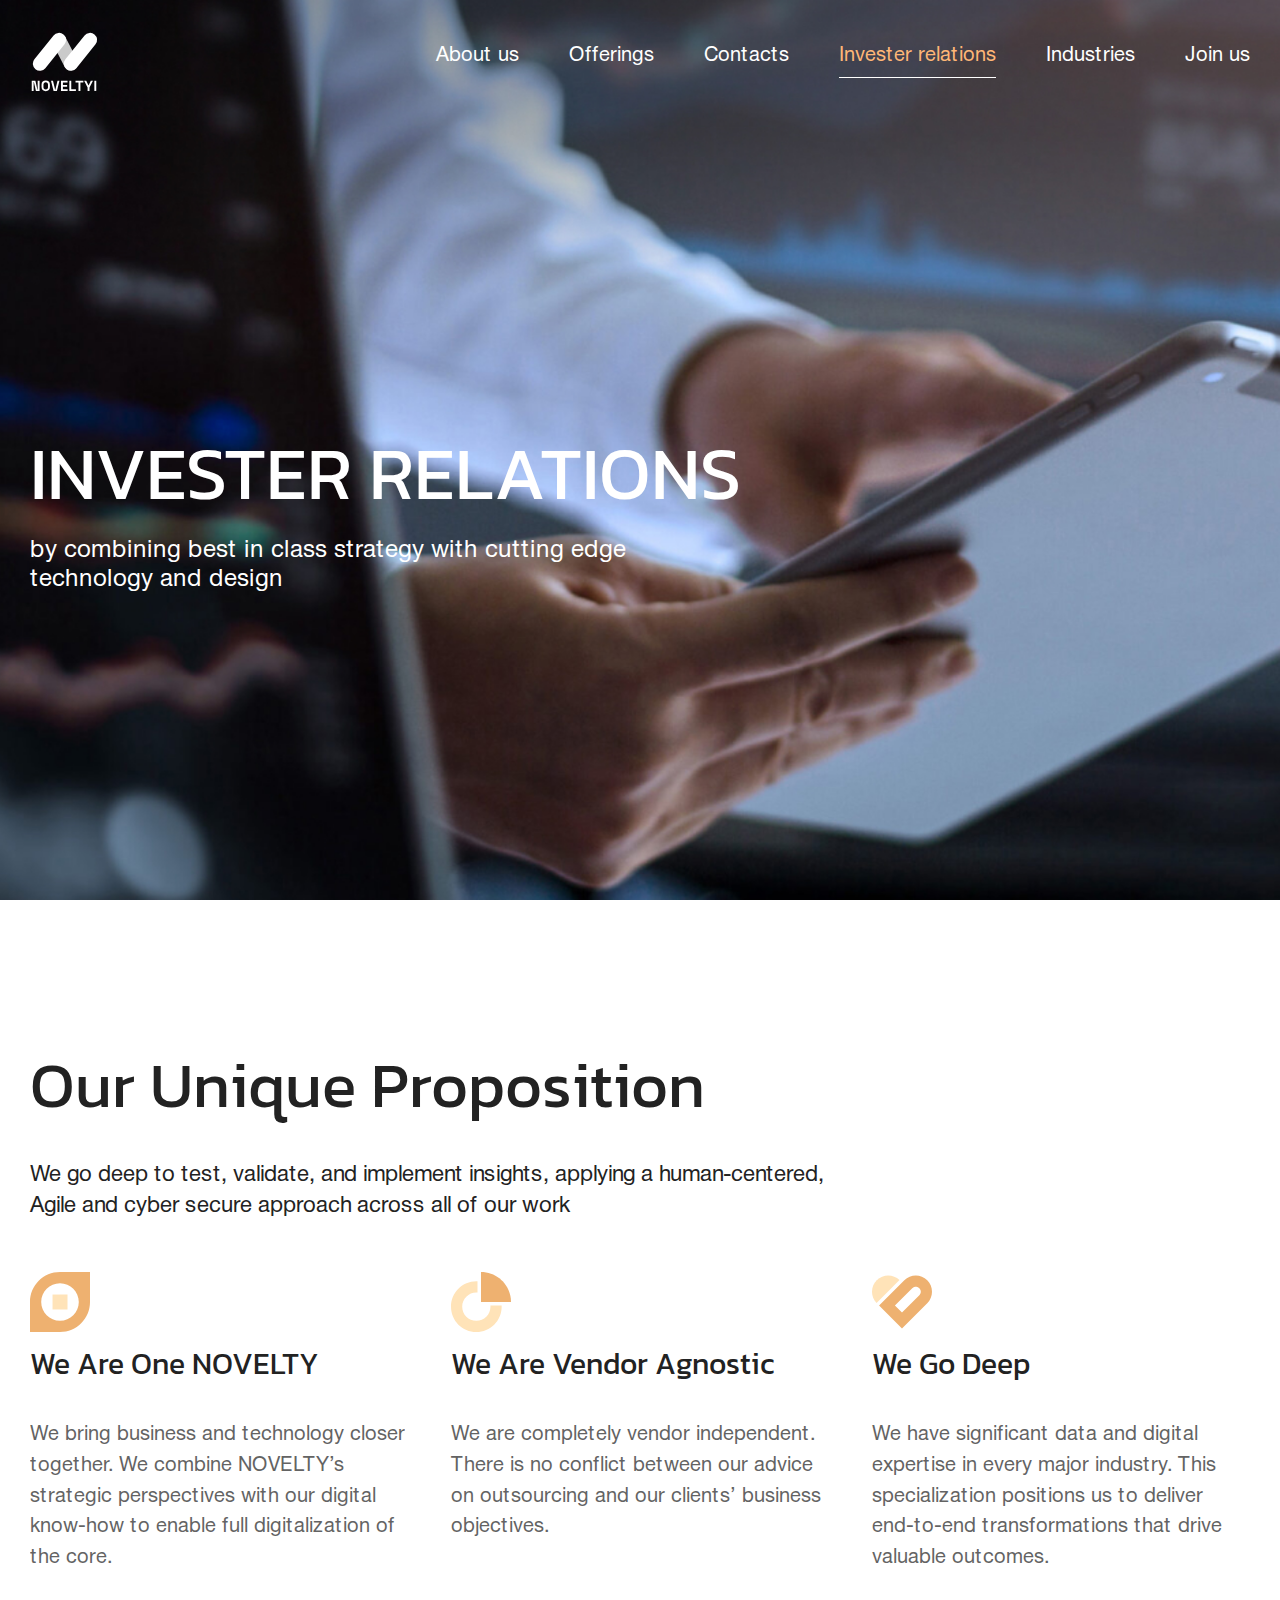
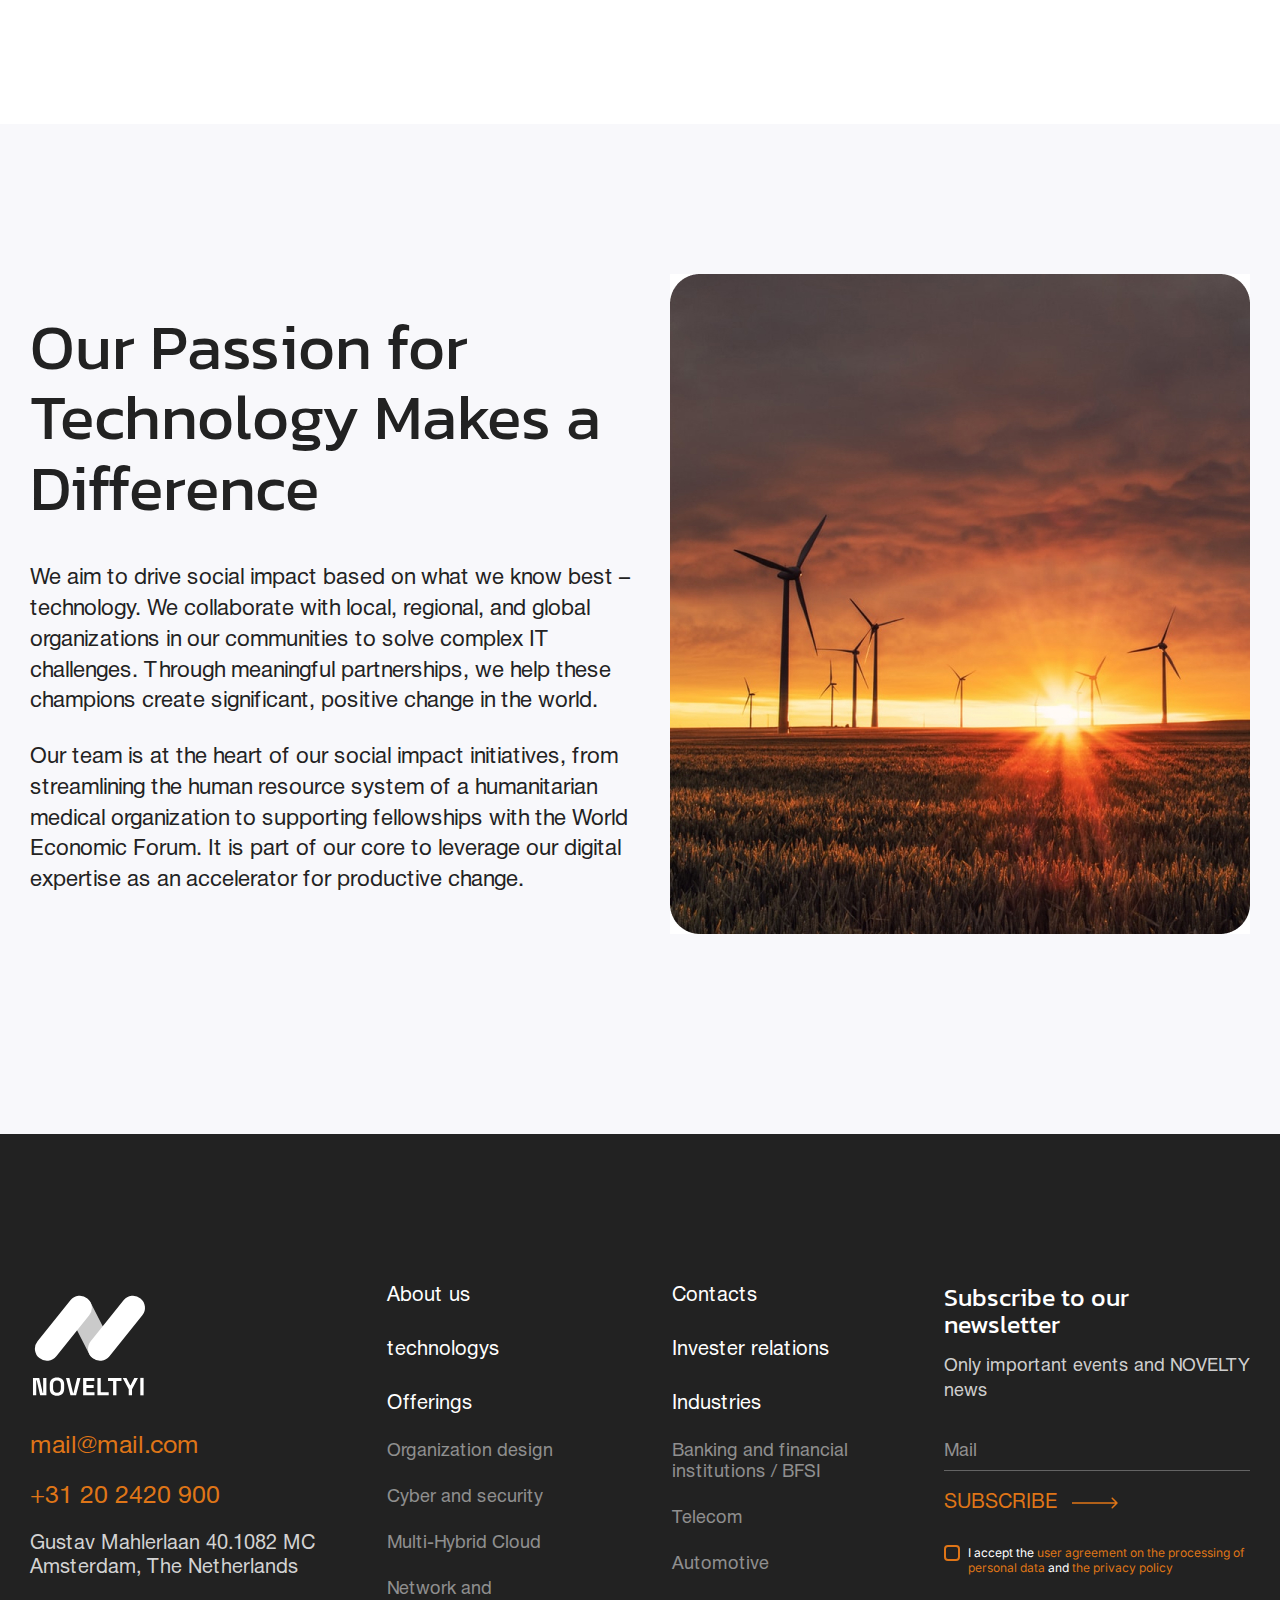
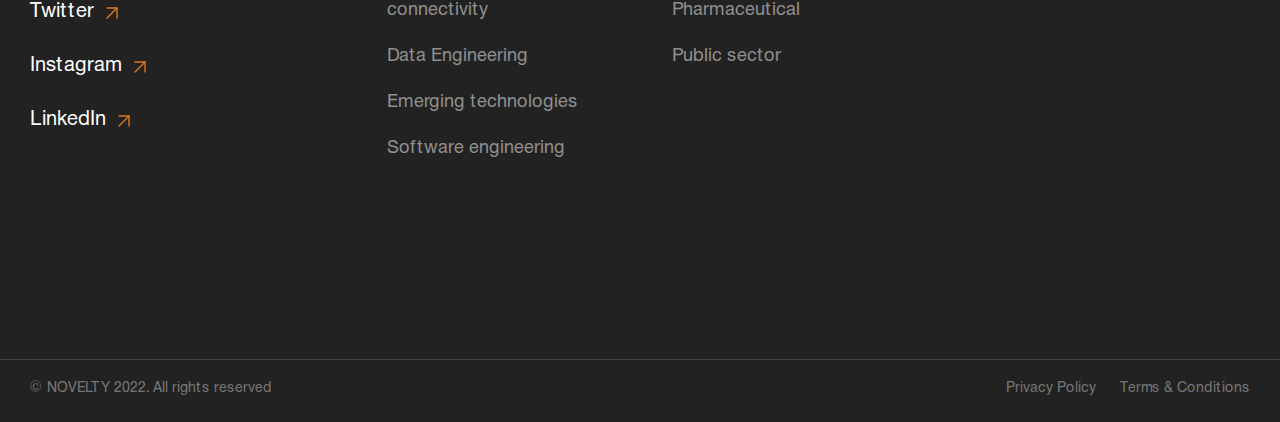
<file: invester_relations.html>
<!DOCTYPE html>
<html lang="en">

<head>
	<meta charset="UTF-8">
	<meta name="viewport" content="width=device-width, initial-scale=1.0">
	<meta http-equiv="X-UA-Compatible" content="ie=edge">
	<title>Invester relations</title>
	<link rel="preconnect" href="https://fonts.googleapis.com">
	<link rel="preconnect" href="https://fonts.gstatic.com" crossorigin>
	<link href="https://fonts.googleapis.com/css2?family=Inter&family=Kanit&display=swap" rel="stylesheet">
	<link rel="stylesheet" href="css/fonts.css">
	<link rel="stylesheet" href="css/reset.css">
	<link rel="stylesheet" href="css/style.css">
</head>

<body>

	<header class="header" style="background-image: url('images/invester_relations-bg.jpg');" id="header">
		<div class="header__wrapper">
			<div class="header-top" id="header_menu">
				<div class="container">
					<div class="header-top__wrapper">
						<a class="header-top__logo" href="index.html">
							<img src="images/logo.svg">
						</a>
						<nav class="header-top__menu" id="nav_menu">
							<ul class="header-top__menu-list">
								<li class="header-top__menu-item">
									<a class="header-top__menu-link" href="about_us.html">
										About us
									</a>
								</li>
								<li class="header-top__menu-item header-top__menu-item--inner" data-id="offerings">
									<p class="header-top__menu-link">
										Offerings
									</p>
									<div class="header-top__menu-dropdown">
										<ul class="header-top__dropdown-list">
											<li class="header-top__dropdown-item offerings active" data-index="0">
												<p class="header-dropdown__item-text">Organization design</p>
											</li>
											<li class="header-top__dropdown-item offerings" data-index="1">
												<p class="header-dropdown__item-text">Network and connectivity</p>
											</li>
											<li class="header-top__dropdown-item offerings" data-index="2">
												<p class="header-dropdown__item-text">Cyber and security</p>
											</li>
											<li class="header-top__dropdown-item offerings" data-index="3">
												<p class="header-dropdown__item-text">Multi-Hybrid Cloud</p>
											</li>
											<li class="header-top__dropdown-item offerings" data-index="4">
												<p class="header-dropdown__item-text">Data Engineering</p>
											</li>
											<li class="header-top__dropdown-item offerings" data-index="5">
												<p class="header-dropdown__item-text">Software engineering</p>
											</li>
											<li class="header-top__dropdown-item offerings" data-index="6">
												<p class="header-dropdown__item-text">Emerging technologies</p>
											</li>
										</ul>
										<div class="header-dropdown__item-content">
											<ul class="header-dropdown__item-inner active" data-index="0">
												<li class="herader-dropdown__inner-item">
													<a class="herader-dropdown__inner-link" href="offerings.html">Digital native business models1</a>
												</li>
												<li class="herader-dropdown__inner-item">
													<a class="herader-dropdown__inner-link" href="offerings.html">Digital native enterprise architectures</a>
												</li>
												<li class="herader-dropdown__inner-item">
													<a class="herader-dropdown__inner-link" href="offerings.html">Workforce transformation</a>
												</li>
												<li class="herader-dropdown__inner-item">
													<a class="herader-dropdown__inner-link" href="offerings.html">Workspace transformation</a>
												</li>
												<li class="herader-dropdown__inner-item">
													<a class="herader-dropdown__inner-link" href="offerings.html">Cognitive process automation</a>
												</li>
												<li class="herader-dropdown__inner-item">
													<a class="herader-dropdown__inner-link" href="offerings.html">Experience design</a>	
												</li>
												<li class="herader-dropdown__inner-item">
													<a class="herader-dropdown__inner-link" href="offerings.html">Cognitive VOIP and Call center solutions</a>
												</li>
											</ul>
											<ul class="header-dropdown__item-inner" data-index="1">
												<li class="herader-dropdown__inner-item">
													<a class="herader-dropdown__inner-link" href="offerings.html">Digital native business models2</a>
												</li>
												<li class="herader-dropdown__inner-item">
													<a class="herader-dropdown__inner-link" href="offerings.html">Digital native enterprise architectures</a>
												</li>
												<li class="herader-dropdown__inner-item">
													<a class="herader-dropdown__inner-link" href="offerings.html">Workforce transformation</a>
												</li>
												<li class="herader-dropdown__inner-item">
													<a class="herader-dropdown__inner-link" href="offerings.html">Workspace transformation</a>
												</li>
												<li class="herader-dropdown__inner-item">
													<a class="herader-dropdown__inner-link" href="offerings.html">Cognitive process automation</a>
												</li>
												<li class="herader-dropdown__inner-item">
													<a class="herader-dropdown__inner-link" href="offerings.html">Experience design</a>	
												</li>
											</ul>
											<ul class="header-dropdown__item-inner" data-index="2">
												<li class="herader-dropdown__inner-item">
													<a class="herader-dropdown__inner-link" href="offerings.html">Digital native business models3</a>
												</li>
												<li class="herader-dropdown__inner-item">
													<a class="herader-dropdown__inner-link" href="offerings.html">Digital native enterprise architectures</a>
												</li>
												<li class="herader-dropdown__inner-item">
													<a class="herader-dropdown__inner-link" href="offerings.html">Workforce transformation</a>
												</li>
												<li class="herader-dropdown__inner-item">
													<a class="herader-dropdown__inner-link" href="offerings.html">Workspace transformation</a>
												</li>
											</ul>
											<ul class="header-dropdown__item-inner" data-index="3">
												<li class="herader-dropdown__inner-item">
													<a class="herader-dropdown__inner-link" href="offerings.html">Digital native business models4</a>
												</li>
												<li class="herader-dropdown__inner-item">
													<a class="herader-dropdown__inner-link" href="offerings.html">Workforce transformation</a>
												</li>
												<li class="herader-dropdown__inner-item">
													<a class="herader-dropdown__inner-link" href="offerings.html">Workspace transformation</a>
												</li>
												<li class="herader-dropdown__inner-item">
													<a class="herader-dropdown__inner-link" href="offerings.html">Cognitive process automation</a>
												</li>
												<li class="herader-dropdown__inner-item">
													<a class="herader-dropdown__inner-link" href="offerings.html">Experience design</a>	
												</li>
												<li class="herader-dropdown__inner-item">
													<a class="herader-dropdown__inner-link" href="offerings.html">Cognitive VOIP and Call center solutions</a>
												</li>
											</ul>
											<ul class="header-dropdown__item-inner" data-index="4">
												<li class="herader-dropdown__inner-item">
													<a class="herader-dropdown__inner-link" href="offerings.html">Digital native business models5</a>
												</li>
												<li class="herader-dropdown__inner-item">
													<a class="herader-dropdown__inner-link" href="offerings.html">Digital native enterprise architectures</a>
												</li>
												<li class="herader-dropdown__inner-item">
													<a class="herader-dropdown__inner-link" href="offerings.html">Workforce transformation</a>
												</li>
												<li class="herader-dropdown__inner-item">
													<a class="herader-dropdown__inner-link" href="offerings.html">Workspace transformation</a>
												</li>
												<li class="herader-dropdown__inner-item">
													<a class="herader-dropdown__inner-link" href="offerings.html">Cognitive process automation</a>
												</li>
											</ul>	
											<ul class="header-dropdown__item-inner" data-index="5">
												<li class="herader-dropdown__inner-item">
													<a class="herader-dropdown__inner-link" href="offerings.html">Digital native business models6</a>
												</li>
												<li class="herader-dropdown__inner-item">
													<a class="herader-dropdown__inner-link" href="offerings.html">Digital native enterprise architectures</a>
												</li>
												<li class="herader-dropdown__inner-item">
													<a class="herader-dropdown__inner-link" href="offerings.html">Cognitive process automation</a>
												</li>
												<li class="herader-dropdown__inner-item">
													<a class="herader-dropdown__inner-link" href="offerings.html">Experience design</a>	
												</li>
												<li class="herader-dropdown__inner-item">
													<a class="herader-dropdown__inner-link" href="offerings.html">Cognitive VOIP and Call center solutions</a>
												</li>
											</ul>
											<ul class="header-dropdown__item-inner" data-index="6">
												<li class="herader-dropdown__inner-item">
													<a class="herader-dropdown__inner-link" href="offerings.html">Digital native business models7</a>
												</li>
												<li class="herader-dropdown__inner-item">
													<a class="herader-dropdown__inner-link" href="offerings.html">Digital native enterprise architectures</a>
												</li>
												<li class="herader-dropdown__inner-item">
													<a class="herader-dropdown__inner-link" href="offerings.html">Workforce transformation</a>
												</li>
												<li class="herader-dropdown__inner-item">
													<a class="herader-dropdown__inner-link" href="offerings.html">Workspace transformation</a>
												</li>
												<li class="herader-dropdown__inner-item">
													<a class="herader-dropdown__inner-link" href="offerings.html">Cognitive process automation</a>
												</li>
												<li class="herader-dropdown__inner-item">
													<a class="herader-dropdown__inner-link" href="offerings.html">Experience design</a>	
												</li>
												<li class="herader-dropdown__inner-item">
													<a class="herader-dropdown__inner-link" href="offerings.html">Cognitive VOIP and Call center solutions</a>
												</li>
											</ul>
										</div>
									</div>
								</li>
								<li class="header-top__menu-item">
									<a class="header-top__menu-link" href="contacts.html">
										Contacts
									</a>
								</li>
								<li class="header-top__menu-item current">
									<a class="header-top__menu-link" href="invester_relations.html">
										Invester relations
									</a>
								</li>
								<li class="header-top__menu-item header-top__menu-item--inner" data-id="industries">
									<p class="header-top__menu-link">
										Industries
									</p>
									<div class="header-top__menu-dropdown header-top__menu-dropdown--industries">
										<ul class="header-top__dropdown-list">
											<li class="header-top__dropdown-item industries">
												<a class="header-dropdown__item-text" href="industries.html">Banking and financial institutions / BFSI</a>
											</li>
											<li class="header-top__dropdown-item industries">
												<a class="header-dropdown__item-text" href="industries.html">Telecom</a>
											</li>
											<li class="header-top__dropdown-item industries">
												<a class="header-dropdown__item-text" href="industries.html">Automotive</a>
											</li>
											<li class="header-top__dropdown-item industries">
												<a class="header-dropdown__item-text" href="industries.html">Pharmaceutical</a>
											</li>
											<li class="header-top__dropdown-item industries">
												<a class="header-dropdown__item-text" href="industries.html">Public sector</a>
											</li>
										</ul>
									</div>
								</li>
								<li class="header-top__menu-item">
									<a class="header-top__menu-link" href="join_us.html">
										Join us
									</a>
								</li>
							</ul>
						</nav>
						<div class="header-top__menu-dropdown mobile offerings" data-id="offerings">
							<h6 class="header-top__menu-title">Offerings</h6>
							<ul class="header-top__dropdown-list">
								<li class="header-top__dropdown-item offerings active" data-index="0">
									<p class="header-dropdown__item-text">Organization design</p>
									<ul class="header-dropdown__item-inner active" data-index="0">
										<li class="herader-dropdown__inner-item">
											<a class="herader-dropdown__inner-item" href="offerings.html">Digital native business models1</a>
										</li>
										<li class="herader-dropdown__inner-item">
											<a class="herader-dropdown__inner-item" href="offerings.html">Digital native enterprise architectures</a>
										</li>
										<li class="herader-dropdown__inner-item">
											<a class="herader-dropdown__inner-item" href="offerings.html">Workforce transformation</a>	
										</li>
										<li class="herader-dropdown__inner-item">
											<a class="herader-dropdown__inner-item" href="offerings.html">Workspace transformation</a>
										</li>
										<li class="herader-dropdown__inner-item">
											<a class="herader-dropdown__inner-item" href="offerings.html">Cognitive process automation</a>		
										</li>
										<li class="herader-dropdown__inner-item">
											<a class="herader-dropdown__inner-item" href="offerings.html">Experience design</a>
										</li>
										<li class="herader-dropdown__inner-item">
											<a class="herader-dropdown__inner-item" href="offerings.html">Cognitive VOIP and Call center solutions</a>
										</li>
									</ul>
								</li>
								<li class="header-top__dropdown-item offerings" data-index="1">
									<p class="header-dropdown__item-text">Network and connectivity</p>
									<ul class="header-dropdown__item-inner" data-index="1">
										<li class="herader-dropdown__inner-item">Digital native business models2</li>
										<li class="herader-dropdown__inner-item">Digital native enterprise architectures
										</li>
										<li class="herader-dropdown__inner-item">Workforce transformation</li>
										<li class="herader-dropdown__inner-item">Workspace transformation</li>
									</ul>
								</li>
								<li class="header-top__dropdown-item offerings" data-index="2">
									<p class="header-dropdown__item-text">Cyber and security</p>
									<ul class="header-dropdown__item-inner" data-index="2">
										<li class="herader-dropdown__inner-item">Digital native business models3</li>
										<li class="herader-dropdown__inner-item">Digital native enterprise architectures
										</li>
										<li class="herader-dropdown__inner-item">Workforce transformation</li>
										<li class="herader-dropdown__inner-item">Experience design</li>
										<li class="herader-dropdown__inner-item">Cognitive VOIP and Call center
											solutions </li>
									</ul>
								</li>
								<li class="header-top__dropdown-item offerings" data-index="3">
									<p class="header-dropdown__item-text">Multi-Hybrid Cloud</p>
									<ul class="header-dropdown__item-inner" data-index="3">
										<li class="herader-dropdown__inner-item">Digital native business models4</li>
										<li class="herader-dropdown__inner-item">Digital native enterprise architectures
										</li>
										<li class="herader-dropdown__inner-item">Workforce transformation</li>
										<li class="herader-dropdown__inner-item">Workspace transformation</li>
										<li class="herader-dropdown__inner-item">Cognitive process automation</li>
										<li class="herader-dropdown__inner-item">Experience design</li>
										<li class="herader-dropdown__inner-item">Cognitive process automation</li>
										<li class="herader-dropdown__inner-item">Experience design</li>
									</ul>
								</li>
								<li class="header-top__dropdown-item offerings" data-index="4">
									<p class="header-dropdown__item-text">Data Engineering</p>
									<ul class="header-dropdown__item-inner" data-index="4">
										<li class="herader-dropdown__inner-item">Digital native business models5</li>
										<li class="herader-dropdown__inner-item">Digital native enterprise architectures
										</li>
										<li class="herader-dropdown__inner-item">Workforce transformation</li>
										<li class="herader-dropdown__inner-item">Workspace transformation</li>
										<li class="herader-dropdown__inner-item">Cognitive process automation</li>
										<li class="herader-dropdown__inner-item">Experience design</li>
										<li class="herader-dropdown__inner-item">Cognitive VOIP and Call center solutions </li>
									</ul>
								</li>
								<li class="header-top__dropdown-item offerings" data-index="5">
									<p class="header-dropdown__item-text">Software engineering</p>
									<ul class="header-dropdown__item-inner" data-index="5">
										<li class="herader-dropdown__inner-item">Digital native business models6</li>
										<li class="herader-dropdown__inner-item">Digital native enterprise architectures
										</li>
										<li class="herader-dropdown__inner-item">Workforce transformation</li>
										<li class="herader-dropdown__inner-item">Workspace transformation</li>
										<li class="herader-dropdown__inner-item">Cognitive process automation</li>
										<li class="herader-dropdown__inner-item">Experience design</li>
										<li class="herader-dropdown__inner-item">Cognitive VOIP and Call center solutions </li>
									</ul>
								</li>
								<li class="header-top__dropdown-item offerings" data-index="6">
									<p class="header-dropdown__item-text">Emerging technologies</p>
									<ul class="header-dropdown__item-inner" data-index="6">
										<li class="herader-dropdown__inner-item">Digital native business models7</li>
										<li class="herader-dropdown__inner-item">Digital native enterprise architectures
										</li>
										<li class="herader-dropdown__inner-item">Workforce transformation</li>
										<li class="herader-dropdown__inner-item">Workspace transformation</li>
										<li class="herader-dropdown__inner-item">Cognitive process automation</li>
										<li class="herader-dropdown__inner-item">Experience design</li>
										<li class="herader-dropdown__inner-item">Cognitive VOIP and Call center solutions </li>
									</ul>
								</li>
							</ul>
							<div class="header-dropdown__item-content">
							</div>
						</div>
						<div class="header-top__menu-dropdown mobile" data-id="industries" data-mobile="">
							<h6 class="header-top__menu-title">Industries</h6>
							<ul class="header-top__dropdown-list">
								<li class="header-top__dropdown-item industries">
									<a class="header-dropdown__item-text" href="industries.html">Banking and financial institutions / BFSI</a>
								</li>
								<li class="header-top__dropdown-item industries">
									<a class="header-dropdown__item-text" href="industries.html">Telecom</a>
								</li>
								<li class="header-top__dropdown-item industries">
									<a class="header-dropdown__item-text" href="industries.html">Automotive</a>
								</li>
								<li class="header-top__dropdown-item industries">
									<a class="header-dropdown__item-text" href="industries.html">Pharmaceutical</a>
								</li>
								<li class="header-top__dropdown-item industries">
									<a class="header-dropdown__item-text" href="industries.html">Public sector</a>
								</li>
							</ul>
						</div>
						<div class="header-top__burger">
							<span class="header-top__burger-line"></span>
						</div>
					</div>	
				</div>	
			</div>
			<div class="container">
				<div class="header__inner">
					<div class="header__inner-content header__inner-content--about_us">
						<h1 class="header__inner-title title">
							Invester relations
						</h1>
						<p class="header__inner-text">
							by combining best in class strategy with
							cutting edge technology and design
						</p>
					</div>
				</div>
			</div>	
		</div>
	</header>

	<section class="propositions">
		<div class="container">
			<h4 class="propositions__title title">
				Our Unique Proposition
			</h4>
			<p class="propositions__text">
				We go deep to test, validate, and implement insights, 
				applying a human-centered, 
				Agile and cyber secure approach across all of our work
			</p>
			<div class="propositions__items">
				<div class="propositions__items-item">
					<div class="propositions__item-top">
						<div class="propositions__item-img">
							<img src="images/propositions__item-img1.svg">
						</div>
						<h5 class="propositions__items-title title">
							We Are One NOVELTY
						</h5>
					</div>
					<p class="propositions__item-text">
						We bring business and technology closer together. 
						We combine NOVELTY’s strategic perspectives with our 
						digital know-how to enable full digitalization of the core.
					</p>
				</div>
				<div class="propositions__items-item">
					<div class="propositions__item-top">
						<div class="propositions__item-img">
							<img src="images/propositions__item-img2.svg">
						</div>
						<h5 class="propositions__items-title title">
							We Are Vendor Agnostic
						</h5>
					</div>
					<p class="propositions__item-text">
						We are completely vendor independent. 
						There is no conflict between our advice on outsourcing 
						and our clients’ business objectives.
					</p>
				</div>
				<div class="propositions__items-item">
					<div class="propositions__item-top">
						<div class="propositions__item-img">
							<img src="images/propositions__item-img3.svg">
						</div>
						<h5 class="propositions__items-title title">
							We Go Deep
						</h5>
					</div>
					<p class="propositions__item-text">
						We have significant data and digital 
						expertise in every major industry. 
						This specialization positions us to deliver end-to-end 
						transformations that drive valuable outcomes.
					</p>
				</div>
			</div>
		</div>
	</section>

	<section class="technology">
		<div class="container">
			<div class="technology__block page__block">
				<div class="technology__block-info page__block-info">
					<h4 class="technology__block-title title page__block-title">
						Our Passion for Technology Makes a Difference
					</h4>
					<div class="technology__block-text page__block-text">
						<p>
							We aim to drive social impact based on what 
							we know best – technology. We collaborate with local, 
							regional, and global organizations in our communities 
							to solve complex IT challenges. Through meaningful partnerships,
							we help these champions create significant, positive change in the world.
						</p>
						<p>
							Our team is at the heart of our social 
							impact initiatives, from streamlining the human 
							resource system of a humanitarian medical organization 
							to supporting fellowships with the World Economic Forum. 
							It is part of our core to leverage our digital 
							expertise as an accelerator for productive change. 
						</p>
					</div>
				</div>
				<div class="technology__block-img page__block-img">
					<img src="images/invester_relations-technology_img.jpg">
				</div>
			</div>
		</div>
	</section>
	
	
	<footer class="footer">
		<div class="container">
			<div class="footer__inner">
				<div class="footer__inner-item footer__inner-item--first">
					<a class="footer__item-logo" href="index.html">
						<img src="images/footer_logo.svg"> 
					</a>
					<a class="footer__item-mail" href="#">
						mail@mail.com
					</a>
					<a class="footer__item-phone" href="tel:+74951234567">
						+31 20 2420 900
					</a>
					<p class="footer__item-address">
						Gustav Mahlerlaan 40.1082 MC Amsterdam, The Netherlands
					</p>
					<ul class="footer__item-socnetwork">
						<li class="footer__socnetwork-item">
							<a class="footer__socnetwork-link" href="#">
								Twitter
							</a>
						</li>
						<li class="footer__socnetwork-item">
							<a class="footer__socnetwork-link" href="#">
								Instagram
							</a>
						</li>
						<li class="footer__socnetwork-item">
							<a class="footer__socnetwork-link" href="#">
								LinkedIn
							</a>
						</li>
					</ul>
				</div>
				<div class="footer__inner-item footer__inner-item--nav">
					<ul class="footer__item-list">
						<li class="footer__list-item">
							<a class="footer__list-link footer__list-item--top" href="about_us.html">
								About us
							</a>
						</li>
						<li class="footer__list-item">
							<a class="footer__list-link footer__list-item--top" href="#">
								technologys
							</a>
						</li>
						<li class="footer__list-item footer__list-item--dropdown">
							<p class="footer__list-link footer__list-item--top">
								Offerings
							</p>
							<ul class="footer__list-item__inner">
								<li class="footer__list-inner__item">
									<a class="footer__list-link" href="offerings.html">
										Organization design
									</a>
								</li>
								<li class="footer__list-inner__item">
									<a class="footer__list-link" href="offerings.html">
										Cyber and security
									</a>
								</li>
								<li class="footer__list-inner__item">
									<a class="footer__list-link" href="offerings.html">
										Multi-Hybrid Cloud
									</a>
								</li>
								<li class="footer__list-inner__item">
									<a class="footer__list-link" href="offerings.html">
										Network and connectivity
									</a>
								</li>
								<li class="footer__list-inner__item">
									<a class="footer__list-link" href="offerings.html">
										Data Engineering
									</a>
								</li>
								<li class="footer__list-inner__item">
									<a class="footer__list-link" href="offerings.html">
										Emerging technologies
									</a>
								</li>
								<li class="footer__list-inner__item">
									<a class="footer__list-link" href="offerings.html">
										Software engineering
									</a>
								</li>
							</ul>
						</li>
					</ul>
					<ul class="footer__item-list">
						<li class="footer__list-item">
							<a class="footer__list-link footer__list-item--top" href="contacts.html">
								Contacts
							</a>
						</li>
						<li class="footer__list-item">
							<a class="footer__list-link footer__list-item--top" href="invester_relations.html">
								Invester relations
							</a>
						</li>
						<li class="footer__list-item footer__list-item--dropdown">
							<p class="footer__list-link footer__list-item--top">
								Industries
							</p>
							<ul class="footer__list-item__inner">
								<li class="footer__list-inner__item">
									<a class="footer__list-link" href="industries.html">
										Banking and financial institutions / BFSI
									</a>
								</li>
								<li class="footer__list-inner__item">
									<a class="footer__list-link" href="industries.html">
										Telecom
									</a>
								</li>
								<li class="footer__list-inner__item">
									<a class="footer__list-link" href="industries.html">
										Automotive
									</a>
								</li>
								<li class="footer__list-inner__item">
									<a class="footer__list-link" href="industries.html">
										Pharmaceutical
									</a>
								</li>
								<li class="footer__list-inner__item">
									<a class="footer__list-link" href="industries.html">
										Public sector
									</a>
								</li>
							</ul>
						</li>
					</ul>
				</div>
				<div class="footer__inner-item footer__inner-form">
					<h6 class="footer__form-title title">
						Subscribe to our newsletter
					</h6>
					<p class="footer__form-text">
						Only important events and NOVELTY news
					</p>
					<div class="footer__form-content">
						<input class="footer__form-input input" type="email" placeholder="Mail">
						<button class="footer__form-button link button">
							Subscribe
						</button>
					</div>
					<label class="footer__form-label">
						<input class="footer__form-check agreement__check" type="checkbox">
						<span class="footer__form-check--style agreement__check--style"></span>
						<p class="footer__label-text agreement__check-text">I accept the <a href="#">user agreement on the processing of
								personal data</a> and <a href="#">the privacy policy</a></p>
					</label>
				</div>
			</div>
		</div>
		<div class="footer__bottom">
			<div class="container">
				<div class="footer__bottom-content">
					<p class="footer__bottom-copyright">
						© NOVELTY 2022. All rights reserved
					</p>
					<div class="footer__bottom-links">
						<a class="footer__links-item" href="#">Privacy Policy</a>
						<a class="footer__links-item" href="#">Terms & Conditions</a>
					</div>
				</div>
			</div>
		</div>
	</footer>

	<div class="popup" id="resume_popup">
		<div class="popup__close"></div>
		<div class="popup__body">
			<div class="popup__content">
				<h5 class="popup__content-title title">
					Send us your CV
				</h5>
				<form class="popup__content-form">
					<label class="popup__content-label" id="form_name">
						Name
						<input class="popup__content-input input" type="text">
						<span class="popup__content-error">Please enter your name</span>
					</label>
					<label class="popup__content-label" id="form_surname">
						Surname
						<input class="popup__content-input input" type="text">
						<span class="popup__content-error">Please enter your surname</span>
					</label>
					<label class="popup__content-label" id="form_mail">
						Mail
						<input class="popup__content-input input" type="email">
						<span class="popup__content-error">Please enter your mail</span>
					</label>
					<div class="popup__content-file">
						<input style="display:none;" type="file" id="file_select" capture>
						<button class="popup__file-button" id="upload_file">
							Attach your CV
						</button>
						<div class="popup__file-resume" id="file_resume">
							<p class="popup__file-name">
								
							</p>
							<span class="popup__file-remove" id="file_remove">
							</span>
						</div>
					</div>
					<div class="popup__content-bottom">
						<label class="popup__content-agreement">
							<input class="popup__content-check agreement__check" type="checkbox" id="form_check">
							<span class="popup__content-check--style agreement__check--style"></span>
							<p class="popup__label-text agreement__check-text">I accept the <a href="#">user agreement on the processing of
									personal data</a> and <a href="#">the privacy policy</a>
							</p>
						</label>
						<button class="popup__content-button button__form circle__button">
							Send CV
						</button>
					</div>
				</form>
			</div>
		</div>
	</div>

	<script src="js/join_us.js"></script>
	<script src="js/main.js"></script>
</body>

</html>
</file>
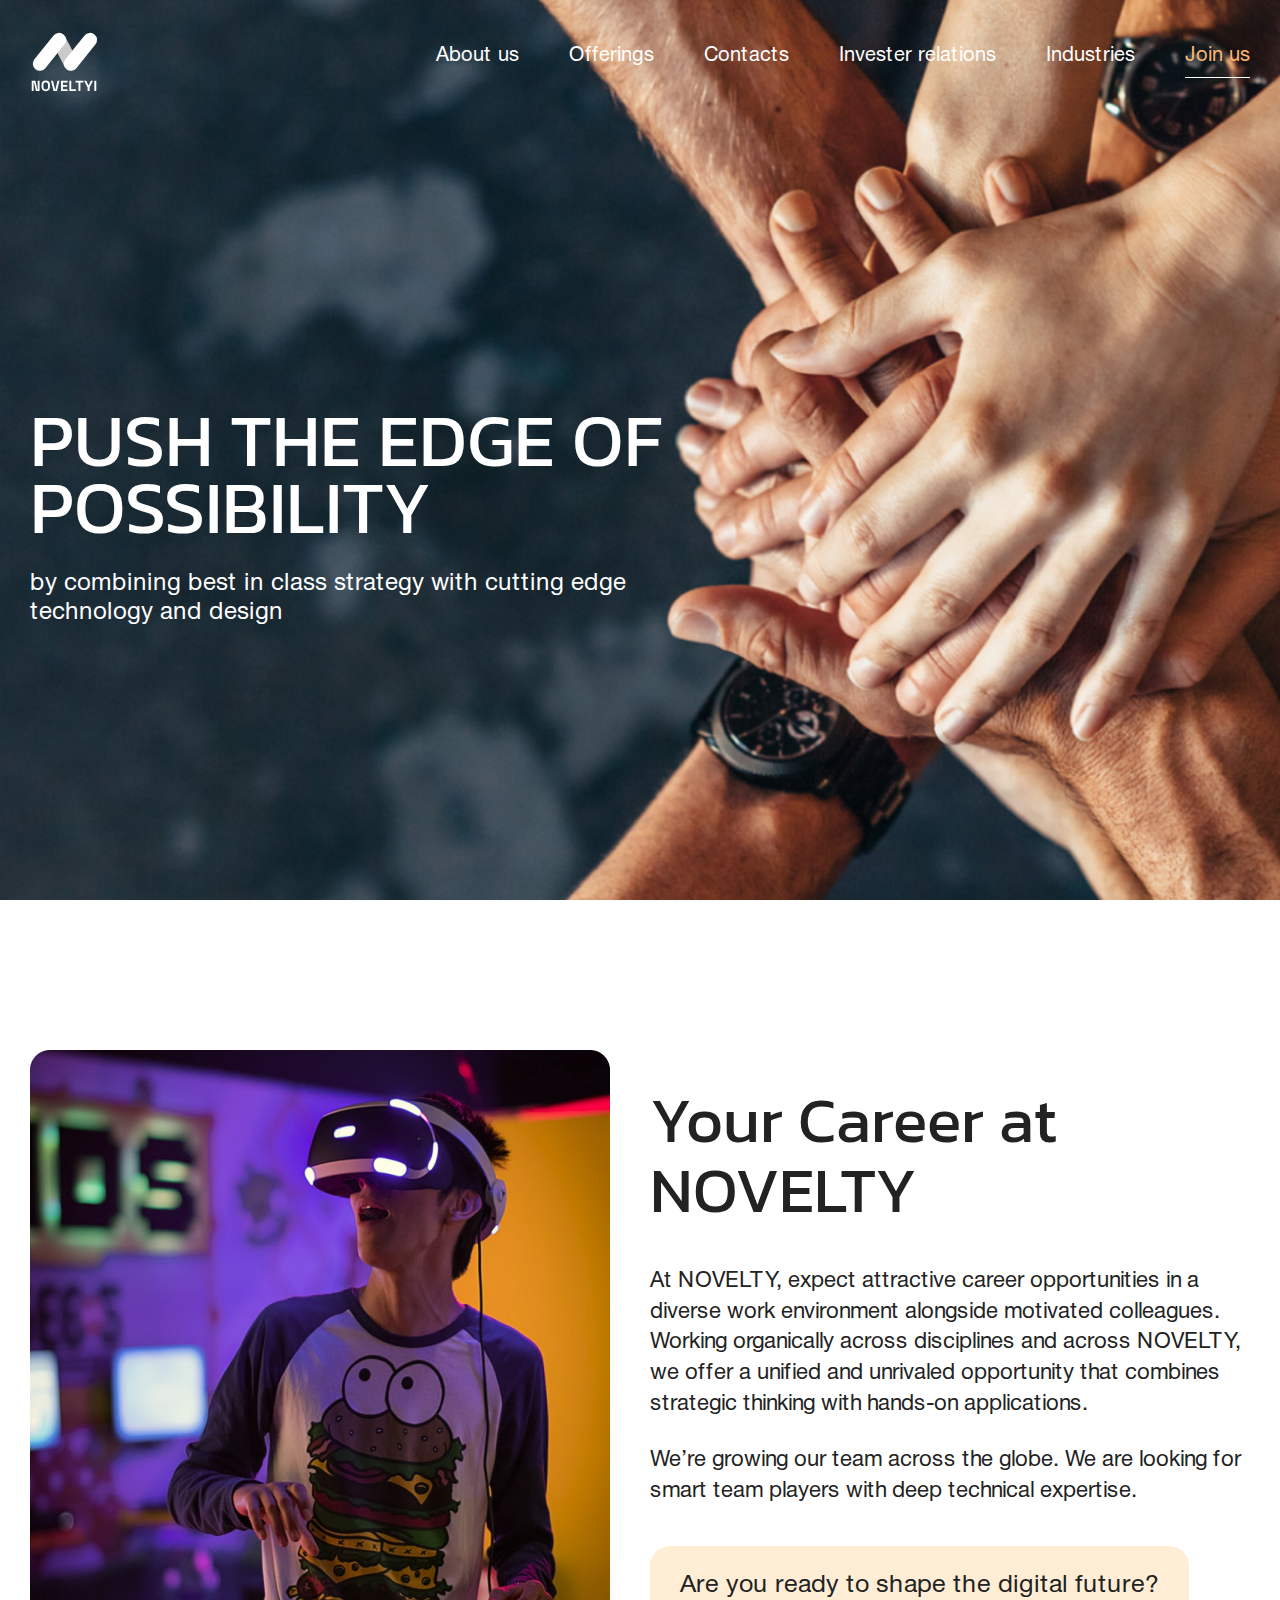
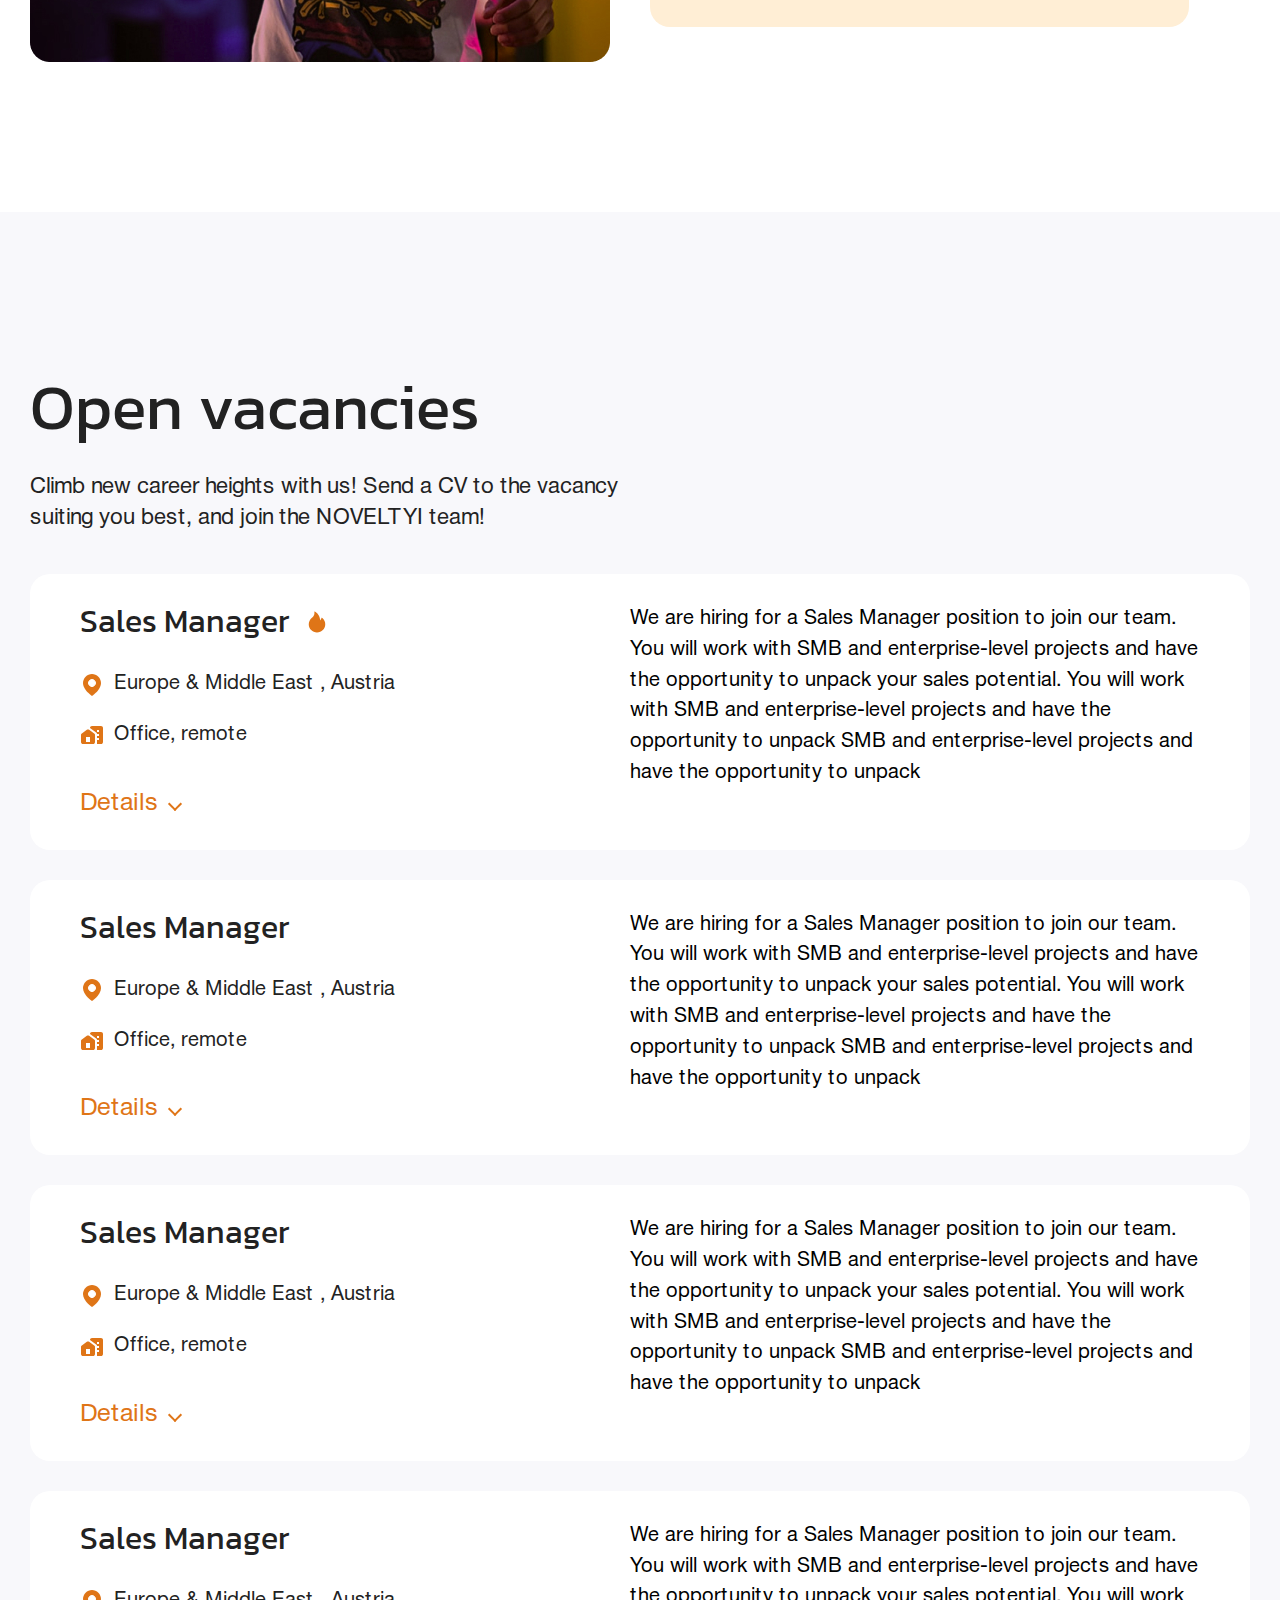
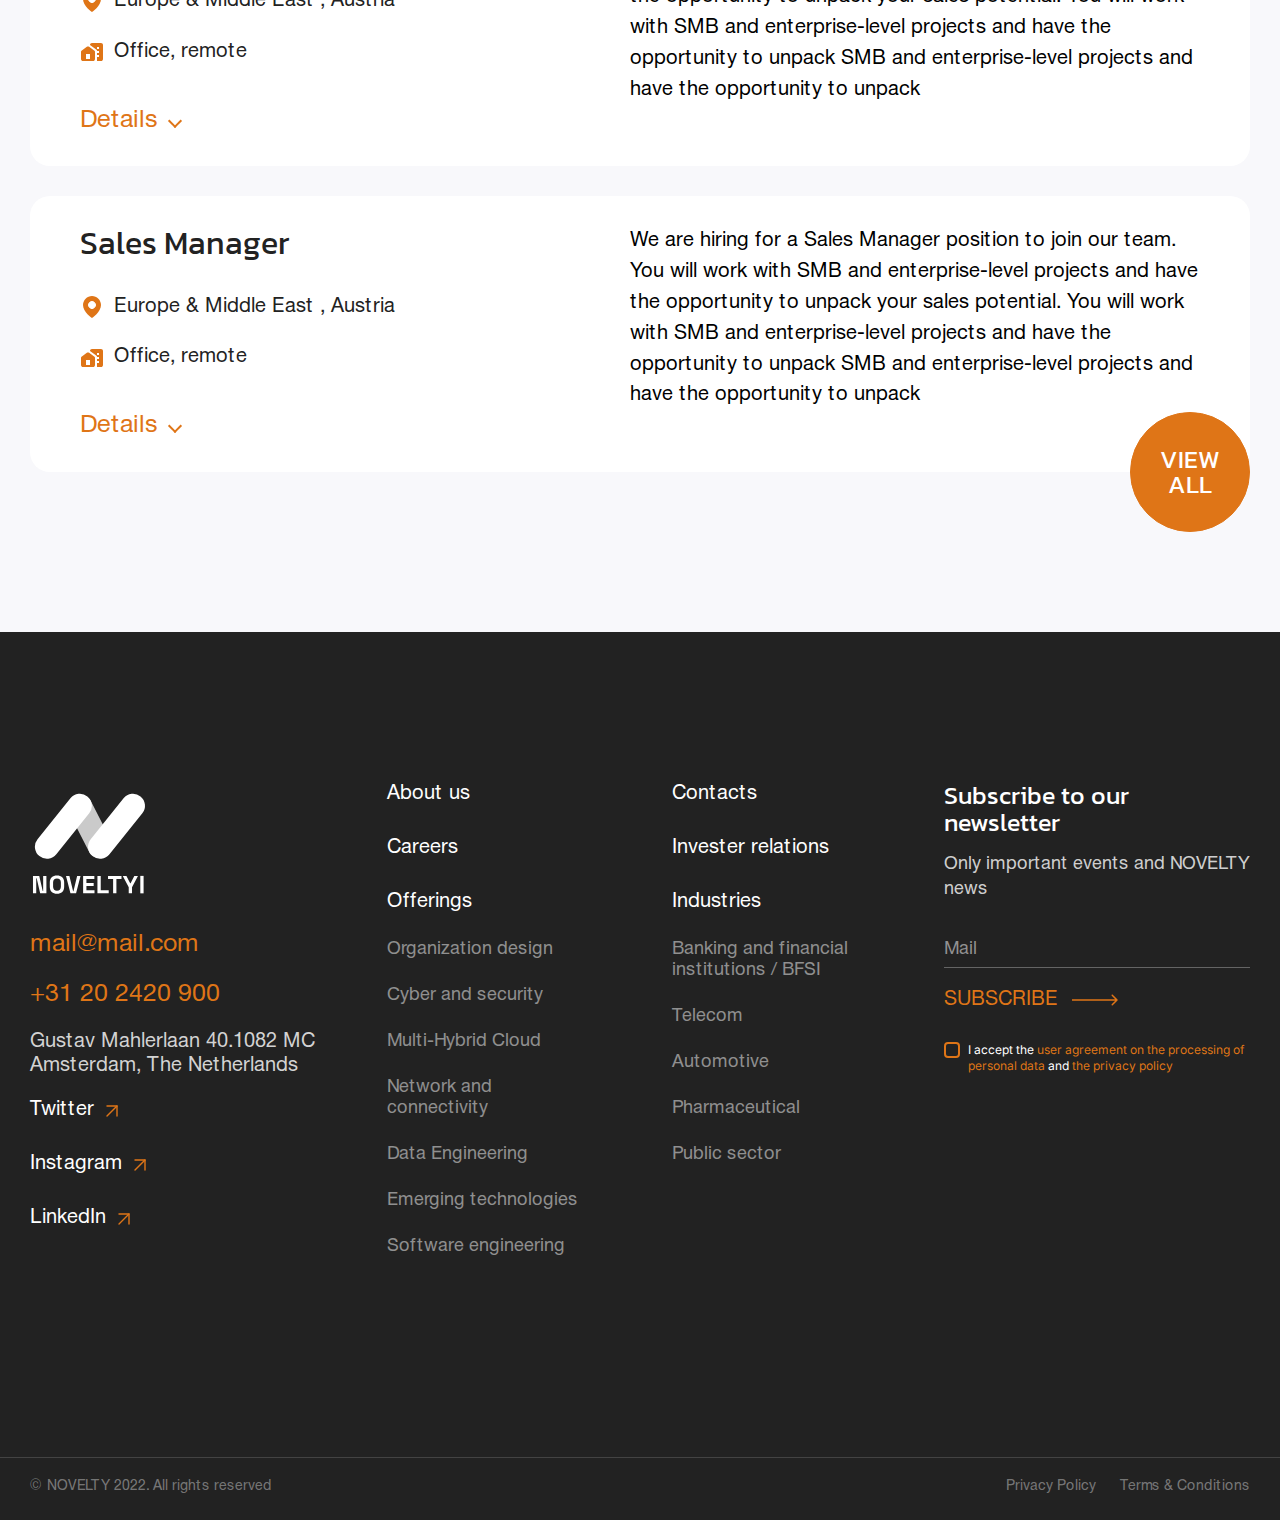
<file: join_us.html>
<!DOCTYPE html>
<html lang="en">

<head>
	<meta charset="UTF-8">
	<meta name="viewport" content="width=device-width, initial-scale=1.0">
	<meta http-equiv="X-UA-Compatible" content="ie=edge">
	<title>Join Us</title>
	<link rel="preconnect" href="https://fonts.googleapis.com">
	<link rel="preconnect" href="https://fonts.gstatic.com" crossorigin>
	<link href="https://fonts.googleapis.com/css2?family=Inter&family=Kanit&display=swap" rel="stylesheet">
	<link rel="stylesheet" href="css/fonts.css">
	<link rel="stylesheet" href="css/reset.css">
	<link rel="stylesheet" href="css/style.css">
</head>

<body>

	<header class="header" style="background-image: url('images/join_us-bg.jpg');" id="header">
		<div class="header__wrapper">
			<div class="header-top" id="header_menu">
				<div class="container">
					<div class="header-top__wrapper">
						<a class="header-top__logo" href="index.html">
							<img src="images/logo.svg">
						</a>
						<nav class="header-top__menu" id="nav_menu">
							<ul class="header-top__menu-list">
								<li class="header-top__menu-item">
									<a class="header-top__menu-link" href="about_us.html">
										About us
									</a>
								</li>
								<li class="header-top__menu-item header-top__menu-item--inner" data-id="offerings">
									<p class="header-top__menu-link">
										Offerings
									</p>
									<div class="header-top__menu-dropdown">
										<ul class="header-top__dropdown-list">
											<li class="header-top__dropdown-item offerings active" data-index="0">
												<p class="header-dropdown__item-text">Organization design</p>
											</li>
											<li class="header-top__dropdown-item offerings" data-index="1">
												<p class="header-dropdown__item-text">Network and connectivity</p>
											</li>
											<li class="header-top__dropdown-item offerings" data-index="2">
												<p class="header-dropdown__item-text">Cyber and security</p>
											</li>
											<li class="header-top__dropdown-item offerings" data-index="3">
												<p class="header-dropdown__item-text">Multi-Hybrid Cloud</p>
											</li>
											<li class="header-top__dropdown-item offerings" data-index="4">
												<p class="header-dropdown__item-text">Data Engineering</p>
											</li>
											<li class="header-top__dropdown-item offerings" data-index="5">
												<p class="header-dropdown__item-text">Software engineering</p>
											</li>
											<li class="header-top__dropdown-item offerings" data-index="6">
												<p class="header-dropdown__item-text">Emerging technologies</p>
											</li>
										</ul>
										<div class="header-dropdown__item-content">
											<ul class="header-dropdown__item-inner active" data-index="0">
												<li class="herader-dropdown__inner-item">
													<a class="herader-dropdown__inner-link" href="offerings.html">Digital native business models1</a>
												</li>
												<li class="herader-dropdown__inner-item">
													<a class="herader-dropdown__inner-link" href="offerings.html">Digital native enterprise architectures</a>
												</li>
												<li class="herader-dropdown__inner-item">
													<a class="herader-dropdown__inner-link" href="offerings.html">Workforce transformation</a>
												</li>
												<li class="herader-dropdown__inner-item">
													<a class="herader-dropdown__inner-link" href="offerings.html">Workspace transformation</a>
												</li>
												<li class="herader-dropdown__inner-item">
													<a class="herader-dropdown__inner-link" href="offerings.html">Cognitive process automation</a>
												</li>
												<li class="herader-dropdown__inner-item">
													<a class="herader-dropdown__inner-link" href="offerings.html">Experience design</a>	
												</li>
												<li class="herader-dropdown__inner-item">
													<a class="herader-dropdown__inner-link" href="offerings.html">Cognitive VOIP and Call center solutions</a>
												</li>
											</ul>
											<ul class="header-dropdown__item-inner" data-index="1">
												<li class="herader-dropdown__inner-item">
													<a class="herader-dropdown__inner-link" href="offerings.html">Digital native business models2</a>
												</li>
												<li class="herader-dropdown__inner-item">
													<a class="herader-dropdown__inner-link" href="offerings.html">Digital native enterprise architectures</a>
												</li>
												<li class="herader-dropdown__inner-item">
													<a class="herader-dropdown__inner-link" href="offerings.html">Workforce transformation</a>
												</li>
												<li class="herader-dropdown__inner-item">
													<a class="herader-dropdown__inner-link" href="offerings.html">Workspace transformation</a>
												</li>
												<li class="herader-dropdown__inner-item">
													<a class="herader-dropdown__inner-link" href="offerings.html">Cognitive process automation</a>
												</li>
												<li class="herader-dropdown__inner-item">
													<a class="herader-dropdown__inner-link" href="offerings.html">Experience design</a>	
												</li>
											</ul>
											<ul class="header-dropdown__item-inner" data-index="2">
												<li class="herader-dropdown__inner-item">
													<a class="herader-dropdown__inner-link" href="offerings.html">Digital native business models3</a>
												</li>
												<li class="herader-dropdown__inner-item">
													<a class="herader-dropdown__inner-link" href="offerings.html">Digital native enterprise architectures</a>
												</li>
												<li class="herader-dropdown__inner-item">
													<a class="herader-dropdown__inner-link" href="offerings.html">Workforce transformation</a>
												</li>
												<li class="herader-dropdown__inner-item">
													<a class="herader-dropdown__inner-link" href="offerings.html">Workspace transformation</a>
												</li>
											</ul>
											<ul class="header-dropdown__item-inner" data-index="3">
												<li class="herader-dropdown__inner-item">
													<a class="herader-dropdown__inner-link" href="offerings.html">Digital native business models4</a>
												</li>
												<li class="herader-dropdown__inner-item">
													<a class="herader-dropdown__inner-link" href="offerings.html">Workforce transformation</a>
												</li>
												<li class="herader-dropdown__inner-item">
													<a class="herader-dropdown__inner-link" href="offerings.html">Workspace transformation</a>
												</li>
												<li class="herader-dropdown__inner-item">
													<a class="herader-dropdown__inner-link" href="offerings.html">Cognitive process automation</a>
												</li>
												<li class="herader-dropdown__inner-item">
													<a class="herader-dropdown__inner-link" href="offerings.html">Experience design</a>	
												</li>
												<li class="herader-dropdown__inner-item">
													<a class="herader-dropdown__inner-link" href="offerings.html">Cognitive VOIP and Call center solutions</a>
												</li>
											</ul>
											<ul class="header-dropdown__item-inner" data-index="4">
												<li class="herader-dropdown__inner-item">
													<a class="herader-dropdown__inner-link" href="offerings.html">Digital native business models5</a>
												</li>
												<li class="herader-dropdown__inner-item">
													<a class="herader-dropdown__inner-link" href="offerings.html">Digital native enterprise architectures</a>
												</li>
												<li class="herader-dropdown__inner-item">
													<a class="herader-dropdown__inner-link" href="offerings.html">Workforce transformation</a>
												</li>
												<li class="herader-dropdown__inner-item">
													<a class="herader-dropdown__inner-link" href="offerings.html">Workspace transformation</a>
												</li>
												<li class="herader-dropdown__inner-item">
													<a class="herader-dropdown__inner-link" href="offerings.html">Cognitive process automation</a>
												</li>
											</ul>	
											<ul class="header-dropdown__item-inner" data-index="5">
												<li class="herader-dropdown__inner-item">
													<a class="herader-dropdown__inner-link" href="offerings.html">Digital native business models6</a>
												</li>
												<li class="herader-dropdown__inner-item">
													<a class="herader-dropdown__inner-link" href="offerings.html">Digital native enterprise architectures</a>
												</li>
												<li class="herader-dropdown__inner-item">
													<a class="herader-dropdown__inner-link" href="offerings.html">Cognitive process automation</a>
												</li>
												<li class="herader-dropdown__inner-item">
													<a class="herader-dropdown__inner-link" href="offerings.html">Experience design</a>	
												</li>
												<li class="herader-dropdown__inner-item">
													<a class="herader-dropdown__inner-link" href="offerings.html">Cognitive VOIP and Call center solutions</a>
												</li>
											</ul>
											<ul class="header-dropdown__item-inner" data-index="6">
												<li class="herader-dropdown__inner-item">
													<a class="herader-dropdown__inner-link" href="offerings.html">Digital native business models7</a>
												</li>
												<li class="herader-dropdown__inner-item">
													<a class="herader-dropdown__inner-link" href="offerings.html">Digital native enterprise architectures</a>
												</li>
												<li class="herader-dropdown__inner-item">
													<a class="herader-dropdown__inner-link" href="offerings.html">Workforce transformation</a>
												</li>
												<li class="herader-dropdown__inner-item">
													<a class="herader-dropdown__inner-link" href="offerings.html">Workspace transformation</a>
												</li>
												<li class="herader-dropdown__inner-item">
													<a class="herader-dropdown__inner-link" href="offerings.html">Cognitive process automation</a>
												</li>
												<li class="herader-dropdown__inner-item">
													<a class="herader-dropdown__inner-link" href="offerings.html">Experience design</a>	
												</li>
												<li class="herader-dropdown__inner-item">
													<a class="herader-dropdown__inner-link" href="offerings.html">Cognitive VOIP and Call center solutions</a>
												</li>
											</ul>
										</div>
									</div>
								</li>
								<li class="header-top__menu-item">
									<a class="header-top__menu-link" href="contacts.html">
										Contacts
									</a>
								</li>
								<li class="header-top__menu-item">
									<a class="header-top__menu-link" href="invester_relations.html">
										Invester relations
									</a>
								</li>
								<li class="header-top__menu-item header-top__menu-item--inner" data-id="industries">
									<p class="header-top__menu-link">
										Industries
									</p>
									<div class="header-top__menu-dropdown header-top__menu-dropdown--industries">
										<ul class="header-top__dropdown-list">
											<li class="header-top__dropdown-item industries">
												<a class="header-dropdown__item-text" href="industries.html">Banking and financial institutions / BFSI</a>
											</li>
											<li class="header-top__dropdown-item industries">
												<a class="header-dropdown__item-text" href="industries.html">Telecom</a>
											</li>
											<li class="header-top__dropdown-item industries">
												<a class="header-dropdown__item-text" href="industries.html">Automotive</a>
											</li>
											<li class="header-top__dropdown-item industries">
												<a class="header-dropdown__item-text" href="industries.html">Pharmaceutical</a>
											</li>
											<li class="header-top__dropdown-item industries">
												<a class="header-dropdown__item-text" href="industries.html">Public sector</a>
											</li>
										</ul>
									</div>
								</li>
								<li class="header-top__menu-item current">
									<a class="header-top__menu-link" href="join_us.html">
										Join us
									</a>
								</li>
							</ul>
						</nav>
						<div class="header-top__menu-dropdown mobile offerings" data-id="offerings">
							<h6 class="header-top__menu-title">Offerings</h6>
							<ul class="header-top__dropdown-list">
								<li class="header-top__dropdown-item offerings active" data-index="0">
									<p class="header-dropdown__item-text">Organization design</p>
									<ul class="header-dropdown__item-inner active" data-index="0">
										<li class="herader-dropdown__inner-item">
											<a class="herader-dropdown__inner-item" href="offerings.html">Digital native business models1</a>
										</li>
										<li class="herader-dropdown__inner-item">
											<a class="herader-dropdown__inner-item" href="offerings.html">Digital native enterprise architectures</a>
										</li>
										<li class="herader-dropdown__inner-item">
											<a class="herader-dropdown__inner-item" href="offerings.html">Workforce transformation</a>	
										</li>
										<li class="herader-dropdown__inner-item">
											<a class="herader-dropdown__inner-item" href="offerings.html">Workspace transformation</a>
										</li>
										<li class="herader-dropdown__inner-item">
											<a class="herader-dropdown__inner-item" href="offerings.html">Cognitive process automation</a>		
										</li>
										<li class="herader-dropdown__inner-item">
											<a class="herader-dropdown__inner-item" href="offerings.html">Experience design</a>
										</li>
										<li class="herader-dropdown__inner-item">
											<a class="herader-dropdown__inner-item" href="offerings.html">Cognitive VOIP and Call center solutions</a>
										</li>
									</ul>
								</li>
								<li class="header-top__dropdown-item offerings" data-index="1">
									<p class="header-dropdown__item-text">Network and connectivity</p>
									<ul class="header-dropdown__item-inner" data-index="1">
										<li class="herader-dropdown__inner-item">Digital native business models2</li>
										<li class="herader-dropdown__inner-item">Digital native enterprise architectures
										</li>
										<li class="herader-dropdown__inner-item">Workforce transformation</li>
										<li class="herader-dropdown__inner-item">Workspace transformation</li>
									</ul>
								</li>
								<li class="header-top__dropdown-item offerings" data-index="2">
									<p class="header-dropdown__item-text">Cyber and security</p>
									<ul class="header-dropdown__item-inner" data-index="2">
										<li class="herader-dropdown__inner-item">Digital native business models3</li>
										<li class="herader-dropdown__inner-item">Digital native enterprise architectures
										</li>
										<li class="herader-dropdown__inner-item">Workforce transformation</li>
										<li class="herader-dropdown__inner-item">Experience design</li>
										<li class="herader-dropdown__inner-item">Cognitive VOIP and Call center
											solutions </li>
									</ul>
								</li>
								<li class="header-top__dropdown-item offerings" data-index="3">
									<p class="header-dropdown__item-text">Multi-Hybrid Cloud</p>
									<ul class="header-dropdown__item-inner" data-index="3">
										<li class="herader-dropdown__inner-item">Digital native business models4</li>
										<li class="herader-dropdown__inner-item">Digital native enterprise architectures
										</li>
										<li class="herader-dropdown__inner-item">Workforce transformation</li>
										<li class="herader-dropdown__inner-item">Workspace transformation</li>
										<li class="herader-dropdown__inner-item">Cognitive process automation</li>
										<li class="herader-dropdown__inner-item">Experience design</li>
										<li class="herader-dropdown__inner-item">Cognitive process automation</li>
										<li class="herader-dropdown__inner-item">Experience design</li>
									</ul>
								</li>
								<li class="header-top__dropdown-item offerings" data-index="4">
									<p class="header-dropdown__item-text">Data Engineering</p>
									<ul class="header-dropdown__item-inner" data-index="4">
										<li class="herader-dropdown__inner-item">Digital native business models5</li>
										<li class="herader-dropdown__inner-item">Digital native enterprise architectures
										</li>
										<li class="herader-dropdown__inner-item">Workforce transformation</li>
										<li class="herader-dropdown__inner-item">Workspace transformation</li>
										<li class="herader-dropdown__inner-item">Cognitive process automation</li>
										<li class="herader-dropdown__inner-item">Experience design</li>
										<li class="herader-dropdown__inner-item">Cognitive VOIP and Call center solutions </li>
									</ul>
								</li>
								<li class="header-top__dropdown-item offerings" data-index="5">
									<p class="header-dropdown__item-text">Software engineering</p>
									<ul class="header-dropdown__item-inner" data-index="5">
										<li class="herader-dropdown__inner-item">Digital native business models6</li>
										<li class="herader-dropdown__inner-item">Digital native enterprise architectures
										</li>
										<li class="herader-dropdown__inner-item">Workforce transformation</li>
										<li class="herader-dropdown__inner-item">Workspace transformation</li>
										<li class="herader-dropdown__inner-item">Cognitive process automation</li>
										<li class="herader-dropdown__inner-item">Experience design</li>
										<li class="herader-dropdown__inner-item">Cognitive VOIP and Call center solutions </li>
									</ul>
								</li>
								<li class="header-top__dropdown-item offerings" data-index="6">
									<p class="header-dropdown__item-text">Emerging technologies</p>
									<ul class="header-dropdown__item-inner" data-index="6">
										<li class="herader-dropdown__inner-item">Digital native business models7</li>
										<li class="herader-dropdown__inner-item">Digital native enterprise architectures
										</li>
										<li class="herader-dropdown__inner-item">Workforce transformation</li>
										<li class="herader-dropdown__inner-item">Workspace transformation</li>
										<li class="herader-dropdown__inner-item">Cognitive process automation</li>
										<li class="herader-dropdown__inner-item">Experience design</li>
										<li class="herader-dropdown__inner-item">Cognitive VOIP and Call center solutions </li>
									</ul>
								</li>
							</ul>
							<div class="header-dropdown__item-content">
							</div>
						</div>
						<div class="header-top__menu-dropdown mobile" data-id="industries" data-mobile="">
							<h6 class="header-top__menu-title">Industries</h6>
							<ul class="header-top__dropdown-list">
								<li class="header-top__dropdown-item industries">
									<a class="header-dropdown__item-text" href="industries.html">Banking and financial institutions / BFSI</a>
								</li>
								<li class="header-top__dropdown-item industries">
									<a class="header-dropdown__item-text" href="industries.html">Telecom</a>
								</li>
								<li class="header-top__dropdown-item industries">
									<a class="header-dropdown__item-text" href="industries.html">Automotive</a>
								</li>
								<li class="header-top__dropdown-item industries">
									<a class="header-dropdown__item-text" href="industries.html">Pharmaceutical</a>
								</li>
								<li class="header-top__dropdown-item industries">
									<a class="header-dropdown__item-text" href="industries.html">Public sector</a>
								</li>
							</ul>
						</div>
						<div class="header-top__burger">
							<span class="header-top__burger-line"></span>
						</div>
					</div>	
				</div>	
			</div>
			<div class="container">
				<div class="header__inner">
					<div class="header__inner-content header__inner-content--about_us">
						<h1 class="header__inner-title title">
							Push the Edge of Possibility
						</h1>
						<p class="header__inner-text">
							by combining best in class strategy with
							cutting edge technology and design
						</p>
					</div>
				</div>
			</div>	
		</div>
	</header>

	<section class="career">
		<div class="container">
			<div class="career__block page__block">
				<div class="career__block-img page__block-img">
					<img src="images/join_us-career_img.jpg">
				</div>
				<div class="career__block-info page__block-info">
					<h4 class="career__block-title title page__block-title">
						Your Career at
						NOVELTY
					</h4>
					<div class="career__block-text page__block-text">
						<p>
							At NOVELTY, expect attractive career opportunities in a 
							diverse work environment alongside motivated colleagues. 
							Working organically across disciplines and across NOVELTY, 
							we offer a unified and unrivaled opportunity that combines strategic thinking with hands-on applications.
						</p>
						<p>
							We’re growing our team across the globe. 
							We are looking for smart team players with deep technical expertise.
						</p>
					</div>
					<div class="career__block-bottom">
						Are you ready to shape the digital future?
					</div>
				</div>
			</div>
		</div>
	</section>

	<section class="vacancies">
		<div class="container">
			<h4 class="vacancies-title title">
				Open vacancies
			</h4>
			<p class="vacancies-text">
				Climb new career heights with us! 
				Send a CV to the vacancy suiting you best, and join the NOVELTYI team!
			</p>
			<div class="vacancies__wrapper">
				<div class="vacancies__wrapper-item important">
					<div class="vacancies__item-card">
						<div class="vacancies__item-card__content">
							<div class="vacancies__card-left">
								<h5 class="vacancies__card-title title"> Sales Manager </h5>
								<ul class="vacancies__card-list">
									<li class="vacancies__card-list__item">Europe & Middle East , Austria </li>
									<li class="vacancies__card-list__item">Office, remote</li>
								</ul>
							 </div>
							 <div class="vacancies__card-right">
								<p class="vacancies__card-text">
									We are hiring for a Sales Manager position to join our team. 
									You will work with SMB and enterprise-level projects and 
									have the opportunity to unpack your sales potential.
									You will work with SMB and enterprise-level projects and 
									have the opportunity to unpack  SMB and enterprise-level projects and have the opportunity to unpack 
								</p>
							 </div>
						</div>
						<div class="vacancies__card-details" data-id="0">
							Details
						</div>
						<div class="vacancies__item-all circle__button">
							View all
						</div>
					</div>
					<div class="vacancies__item-details" data-id="0">
						<div class="vacancies__details-top">
							<div class="vacancies__details-left">
								<div class="vacancies__details-left__responsibilities">
									<h6 class="vacancies__details-title title">
										Responsibilities:
									</h6>
									<ul class="vacancies__details-list">
										<li class="vacancies__details-item"><span>●</span>Primary contact with incoming leads;</li>
										<li class="vacancies__details-item"><span>●</span>Work with CRM;</li>
										<li class="vacancies__details-item"><span>●</span>Qualifying leads,identifying needs and defining primary requirements;</li>
										<li class="vacancies__details-item"><span>●</span>Proposals preparation together with Pre-Sales team;</li>
										<li class="vacancies__details-item"><span>●</span>Negotiations with potential customers.</li>
									</ul>
								</div>
								<div class="vacancies__details-left__benefits">
									<h6 class="vacancies__details-title title">
										Our benefits:
									</h6>
									<ul class="vacancies__details-list">
										<li class="vacancies__details-item"><span>●</span>Primary contact with incoming leads;</li>
										<li class="vacancies__details-item"><span>●</span>Work with CRM;</li>
										<li class="vacancies__details-item"><span>●</span>Qualifying leads,identifying needs and defining primary requirements;</li>
										<li class="vacancies__details-item"><span>●</span>Proposals preparation together with Pre-Sales team;</li>
										<li class="vacancies__details-item"><span>●</span>Negotiations with potential customers.</li>
									</ul>
								</div>
							</div>
							<div class="vacancies__details-right">
								<h6 class="vacancies__details-title title">
									Must have:
								</h6>
								<ul class="vacancies__details-list">
									<li class="vacancies__details-item"><span>●</span>Primary contact with incoming leads;</li>
									<li class="vacancies__details-item"><span>●</span>Work with CRM;</li>
									<li class="vacancies__details-item"><span>●</span>Qualifying leads,identifying needs and defining primary requirements;</li>
									<li class="vacancies__details-item"><span>●</span>Proposals preparation together with Pre-Sales team;</li>
									<li class="vacancies__details-item"><span>●</span>Negotiations with potential customers.</li>
									<li class="vacancies__details-item"><span>●</span>Primary contact with incoming leads;</li>
									<li class="vacancies__details-item"><span>●</span>Work with CRM;</li>
									<li class="vacancies__details-item"><span>●</span>Qualifying leads,identifying needs and defining primary requirements;</li>
									<li class="vacancies__details-item"><span>●</span>Proposals preparation together with Pre-Sales team;</li>
									<li class="vacancies__details-item"><span>●</span>Negotiations with potential customers.</li>
								</ul>
							</div>
						</div>
						<div class="vacancies__details-bottom">
							<button class="vacancies__details-apply link">
								apply
							</button>
						</div>
					</div>
				</div>
				<div class="vacancies__wrapper-item">
					<div class="vacancies__item-card">
						<div class="vacancies__item-card__content">
							<div class="vacancies__card-left">
								<h5 class="vacancies__card-title title"> Sales Manager </h5>
								<ul class="vacancies__card-list">
									<li class="vacancies__card-list__item">Europe & Middle East , Austria </li>
									<li class="vacancies__card-list__item">Office, remote</li>
								</ul>
							 </div>
							 <div class="vacancies__card-right">
								<p class="vacancies__card-text">
									We are hiring for a Sales Manager position to join our team. 
									You will work with SMB and enterprise-level projects and 
									have the opportunity to unpack your sales potential.
									You will work with SMB and enterprise-level projects and 
									have the opportunity to unpack  SMB and enterprise-level projects and have the opportunity to unpack 
								</p>
							 </div>
						</div>
						<div class="vacancies__card-details" data-id="1">
							Details
						</div>
						<div class="vacancies__item-all circle__button">
							View all
						</div>
					</div>
					<div class="vacancies__item-details" data-id="1">
						<div class="vacancies__details-top">
							<div class="vacancies__details-left">
								<div class="vacancies__details-left__responsibilities">
									<h6 class="vacancies__details-title title">
										Responsibilities:
									</h6>
									<ul class="vacancies__details-list">
										<li class="vacancies__details-item"><span>●</span>Primary contact with incoming leads;</li>
										<li class="vacancies__details-item"><span>●</span>Work with CRM;</li>
										<li class="vacancies__details-item"><span>●</span>Qualifying leads,identifying needs and defining primary requirements;</li>
										<li class="vacancies__details-item"><span>●</span>Proposals preparation together with Pre-Sales team;</li>
										<li class="vacancies__details-item"><span>●</span>Negotiations with potential customers.</li>
									</ul>
								</div>
								<div class="vacancies__details-left__benefits">
									<h6 class="vacancies__details-title title">
										Our benefits:
									</h6>
									<ul class="vacancies__details-list">
										<li class="vacancies__details-item"><span>●</span>Primary contact with incoming leads;</li>
										<li class="vacancies__details-item"><span>●</span>Work with CRM;</li>
										<li class="vacancies__details-item"><span>●</span>Qualifying leads,identifying needs and defining primary requirements;</li>
										<li class="vacancies__details-item"><span>●</span>Proposals preparation together with Pre-Sales team;</li>
										<li class="vacancies__details-item"><span>●</span>Negotiations with potential customers.</li>
									</ul>
								</div>
							</div>
							<div class="vacancies__details-right">
								<h6 class="vacancies__details-title title">
									Must have:
								</h6>
								<ul class="vacancies__details-list">
									<li class="vacancies__details-item"><span>●</span>Primary contact with incoming leads;</li>
									<li class="vacancies__details-item"><span>●</span>Work with CRM;</li>
									<li class="vacancies__details-item"><span>●</span>Qualifying leads,identifying needs and defining primary requirements;</li>
									<li class="vacancies__details-item"><span>●</span>Proposals preparation together with Pre-Sales team;</li>
									<li class="vacancies__details-item"><span>●</span>Negotiations with potential customers.</li>
									<li class="vacancies__details-item"><span>●</span>Primary contact with incoming leads;</li>
									<li class="vacancies__details-item"><span>●</span>Work with CRM;</li>
									<li class="vacancies__details-item"><span>●</span>Qualifying leads,identifying needs and defining primary requirements;</li>
									<li class="vacancies__details-item"><span>●</span>Proposals preparation together with Pre-Sales team;</li>
									<li class="vacancies__details-item"><span>●</span>Negotiations with potential customers.</li>
								</ul>
							</div>
						</div>
						<div class="vacancies__details-bottom">
							<button class="vacancies__details-apply link">
								apply
							</button>
						</div>
					</div>
				</div>
				<div class="vacancies__wrapper-item">
					<div class="vacancies__item-card">
						<div class="vacancies__item-card__content">
							<div class="vacancies__card-left">
								<h5 class="vacancies__card-title title"> Sales Manager </h5>
								<ul class="vacancies__card-list">
									<li class="vacancies__card-list__item">Europe & Middle East , Austria </li>
									<li class="vacancies__card-list__item">Office, remote</li>
								</ul>
							 </div>
							 <div class="vacancies__card-right">
								<p class="vacancies__card-text">
									We are hiring for a Sales Manager position to join our team. 
									You will work with SMB and enterprise-level projects and 
									have the opportunity to unpack your sales potential.
									You will work with SMB and enterprise-level projects and 
									have the opportunity to unpack  SMB and enterprise-level projects and have the opportunity to unpack 
								</p>
							 </div>
						</div>
						<div class="vacancies__card-details" data-id="2">
							Details
						</div>
						<div class="vacancies__item-all circle__button">
							View all
						</div>
					</div>
					<div class="vacancies__item-details" data-id="2">
						<div class="vacancies__details-top">
							<div class="vacancies__details-left">
								<div class="vacancies__details-left__responsibilities">
									<h6 class="vacancies__details-title title">
										Responsibilities:
									</h6>
									<ul class="vacancies__details-list">
										<li class="vacancies__details-item"><span>●</span>Primary contact with incoming leads;</li>
										<li class="vacancies__details-item"><span>●</span>Work with CRM;</li>
										<li class="vacancies__details-item"><span>●</span>Qualifying leads,identifying needs and defining primary requirements;</li>
										<li class="vacancies__details-item"><span>●</span>Proposals preparation together with Pre-Sales team;</li>
										<li class="vacancies__details-item"><span>●</span>Negotiations with potential customers.</li>
									</ul>
								</div>
								<div class="vacancies__details-left__benefits">
									<h6 class="vacancies__details-title title">
										Our benefits:
									</h6>
									<ul class="vacancies__details-list">
										<li class="vacancies__details-item"><span>●</span>Primary contact with incoming leads;</li>
										<li class="vacancies__details-item"><span>●</span>Work with CRM;</li>
										<li class="vacancies__details-item"><span>●</span>Qualifying leads,identifying needs and defining primary requirements;</li>
										<li class="vacancies__details-item"><span>●</span>Proposals preparation together with Pre-Sales team;</li>
										<li class="vacancies__details-item"><span>●</span>Negotiations with potential customers.</li>
									</ul>
								</div>
							</div>
							<div class="vacancies__details-right">
								<h6 class="vacancies__details-title title">
									Must have:
								</h6>
								<ul class="vacancies__details-list">
									<li class="vacancies__details-item"><span>●</span>Primary contact with incoming leads;</li>
									<li class="vacancies__details-item"><span>●</span>Work with CRM;</li>
									<li class="vacancies__details-item"><span>●</span>Qualifying leads,identifying needs and defining primary requirements;</li>
									<li class="vacancies__details-item"><span>●</span>Proposals preparation together with Pre-Sales team;</li>
									<li class="vacancies__details-item"><span>●</span>Negotiations with potential customers.</li>
									<li class="vacancies__details-item"><span>●</span>Primary contact with incoming leads;</li>
									<li class="vacancies__details-item"><span>●</span>Work with CRM;</li>
									<li class="vacancies__details-item"><span>●</span>Qualifying leads,identifying needs and defining primary requirements;</li>
									<li class="vacancies__details-item"><span>●</span>Proposals preparation together with Pre-Sales team;</li>
									<li class="vacancies__details-item"><span>●</span>Negotiations with potential customers.</li>
								</ul>
							</div>
						</div>
						<div class="vacancies__details-bottom">
							<button class="vacancies__details-apply link">
								apply
							</button>
						</div>
					</div>
				</div>
				<div class="vacancies__wrapper-item">
					<div class="vacancies__item-card">
						<div class="vacancies__item-card__content">
							<div class="vacancies__card-left">
								<h5 class="vacancies__card-title title"> Sales Manager </h5>
								<ul class="vacancies__card-list">
									<li class="vacancies__card-list__item">Europe & Middle East , Austria </li>
									<li class="vacancies__card-list__item">Office, remote</li>
								</ul>
							 </div>
							 <div class="vacancies__card-right">
								<p class="vacancies__card-text">
									We are hiring for a Sales Manager position to join our team. 
									You will work with SMB and enterprise-level projects and 
									have the opportunity to unpack your sales potential.
									You will work with SMB and enterprise-level projects and 
									have the opportunity to unpack  SMB and enterprise-level projects and have the opportunity to unpack 
								</p>
							 </div>
						</div>
						<div class="vacancies__card-details" data-id="3">
							Details
						</div>
						<div class="vacancies__item-all circle__button">
							View all
						</div>
					</div>
					<div class="vacancies__item-details" data-id="3">
						<div class="vacancies__details-top">
							<div class="vacancies__details-left">
								<div class="vacancies__details-left__responsibilities">
									<h6 class="vacancies__details-title title">
										Responsibilities:
									</h6>
									<ul class="vacancies__details-list">
										<li class="vacancies__details-item"><span>●</span>Primary contact with incoming leads;</li>
										<li class="vacancies__details-item"><span>●</span>Work with CRM;</li>
										<li class="vacancies__details-item"><span>●</span>Qualifying leads,identifying needs and defining primary requirements;</li>
										<li class="vacancies__details-item"><span>●</span>Proposals preparation together with Pre-Sales team;</li>
										<li class="vacancies__details-item"><span>●</span>Negotiations with potential customers.</li>
									</ul>
								</div>
								<div class="vacancies__details-left__benefits">
									<h6 class="vacancies__details-title title">
										Our benefits:
									</h6>
									<ul class="vacancies__details-list">
										<li class="vacancies__details-item"><span>●</span>Primary contact with incoming leads;</li>
										<li class="vacancies__details-item"><span>●</span>Work with CRM;</li>
										<li class="vacancies__details-item"><span>●</span>Qualifying leads,identifying needs and defining primary requirements;</li>
										<li class="vacancies__details-item"><span>●</span>Proposals preparation together with Pre-Sales team;</li>
										<li class="vacancies__details-item"><span>●</span>Negotiations with potential customers.</li>
									</ul>
								</div>
							</div>
							<div class="vacancies__details-right">
								<h6 class="vacancies__details-title title">
									Must have:
								</h6>
								<ul class="vacancies__details-list">
									<li class="vacancies__details-item"><span>●</span>Primary contact with incoming leads;</li>
									<li class="vacancies__details-item"><span>●</span>Work with CRM;</li>
									<li class="vacancies__details-item"><span>●</span>Qualifying leads,identifying needs and defining primary requirements;</li>
									<li class="vacancies__details-item"><span>●</span>Proposals preparation together with Pre-Sales team;</li>
									<li class="vacancies__details-item"><span>●</span>Negotiations with potential customers.</li>
									<li class="vacancies__details-item"><span>●</span>Primary contact with incoming leads;</li>
									<li class="vacancies__details-item"><span>●</span>Work with CRM;</li>
									<li class="vacancies__details-item"><span>●</span>Qualifying leads,identifying needs and defining primary requirements;</li>
									<li class="vacancies__details-item"><span>●</span>Proposals preparation together with Pre-Sales team;</li>
									<li class="vacancies__details-item"><span>●</span>Negotiations with potential customers.</li>
								</ul>
							</div>
						</div>
						<div class="vacancies__details-bottom">
							<button class="vacancies__details-apply link">
								apply
							</button>
						</div>
					</div>
				</div>
				<div class="vacancies__wrapper-item">
					<div class="vacancies__item-card">
						<div class="vacancies__item-card__content">
							<div class="vacancies__card-left">
								<h5 class="vacancies__card-title title"> Sales Manager </h5>
								<ul class="vacancies__card-list">
									<li class="vacancies__card-list__item">Europe & Middle East , Austria </li>
									<li class="vacancies__card-list__item">Office, remote</li>
								</ul>
							 </div>
							 <div class="vacancies__card-right">
								<p class="vacancies__card-text">
									We are hiring for a Sales Manager position to join our team. 
									You will work with SMB and enterprise-level projects and 
									have the opportunity to unpack your sales potential.
									You will work with SMB and enterprise-level projects and 
									have the opportunity to unpack  SMB and enterprise-level projects and have the opportunity to unpack 
								</p>
							 </div>
						</div>
						<div class="vacancies__card-details" data-id="4">
							Details
						</div>
						<div class="vacancies__item-all circle__button">
							View all
						</div>
					</div>
					<div class="vacancies__item-details" data-id="4">
						<div class="vacancies__details-top">
							<div class="vacancies__details-left">
								<div class="vacancies__details-left__responsibilities">
									<h6 class="vacancies__details-title title">
										Responsibilities:
									</h6>
									<ul class="vacancies__details-list">
										<li class="vacancies__details-item"><span>●</span>Primary contact with incoming leads;</li>
										<li class="vacancies__details-item"><span>●</span>Work with CRM;</li>
										<li class="vacancies__details-item"><span>●</span>Qualifying leads,identifying needs and defining primary requirements;</li>
										<li class="vacancies__details-item"><span>●</span>Proposals preparation together with Pre-Sales team;</li>
										<li class="vacancies__details-item"><span>●</span>Negotiations with potential customers.</li>
									</ul>
								</div>
								<div class="vacancies__details-left__benefits">
									<h6 class="vacancies__details-title title">
										Our benefits:
									</h6>
									<ul class="vacancies__details-list">
										<li class="vacancies__details-item"><span>●</span>Primary contact with incoming leads;</li>
										<li class="vacancies__details-item"><span>●</span>Work with CRM;</li>
										<li class="vacancies__details-item"><span>●</span>Qualifying leads,identifying needs and defining primary requirements;</li>
										<li class="vacancies__details-item"><span>●</span>Proposals preparation together with Pre-Sales team;</li>
										<li class="vacancies__details-item"><span>●</span>Negotiations with potential customers.</li>
									</ul>
								</div>
							</div>
							<div class="vacancies__details-right">
								<h6 class="vacancies__details-title title">
									Must have:
								</h6>
								<ul class="vacancies__details-list">
									<li class="vacancies__details-item"><span>●</span>Primary contact with incoming leads;</li>
									<li class="vacancies__details-item"><span>●</span>Work with CRM;</li>
									<li class="vacancies__details-item"><span>●</span>Qualifying leads,identifying needs and defining primary requirements;</li>
									<li class="vacancies__details-item"><span>●</span>Proposals preparation together with Pre-Sales team;</li>
									<li class="vacancies__details-item"><span>●</span>Negotiations with potential customers.</li>
									<li class="vacancies__details-item"><span>●</span>Primary contact with incoming leads;</li>
									<li class="vacancies__details-item"><span>●</span>Work with CRM;</li>
									<li class="vacancies__details-item"><span>●</span>Qualifying leads,identifying needs and defining primary requirements;</li>
									<li class="vacancies__details-item"><span>●</span>Proposals preparation together with Pre-Sales team;</li>
									<li class="vacancies__details-item"><span>●</span>Negotiations with potential customers.</li>
								</ul>
							</div>
						</div>
						<div class="vacancies__details-bottom">
							<button class="vacancies__details-apply link">
								apply
							</button>
						</div>
					</div>
				</div>
			</div>
		</div>
	</section>

	<footer class="footer">
		<div class="container">
			<div class="footer__inner">
				<div class="footer__inner-item footer__inner-item--first">
					<a class="footer__item-logo" href="index.html">
						<img src="images/footer_logo.svg">
					</a>
					<a class="footer__item-mail" href="#">
						mail@mail.com
					</a>
					<a class="footer__item-phone" href="tel:+74951234567">
						+31 20 2420 900
					</a>
					<p class="footer__item-address">
						Gustav Mahlerlaan 40.1082 MC Amsterdam, The Netherlands
					</p>
					<ul class="footer__item-socnetwork">
						<li class="footer__socnetwork-item">
							<a class="footer__socnetwork-link" href="#">
								Twitter
							</a>
						</li>
						<li class="footer__socnetwork-item">
							<a class="footer__socnetwork-link" href="#">
								Instagram
							</a>
						</li>
						<li class="footer__socnetwork-item">
							<a class="footer__socnetwork-link" href="#">
								LinkedIn
							</a>
						</li>
					</ul>
				</div>
				<div class="footer__inner-item footer__inner-item--nav">
					<ul class="footer__item-list">
						<li class="footer__list-item">
							<a class="footer__list-link footer__list-item--top" href="about_us.html">
								About us
							</a>
						</li>
						<li class="footer__list-item">
							<a class="footer__list-link footer__list-item--top" href="#">
								Careers
							</a>
						</li>
						<li class="footer__list-item footer__list-item--dropdown">
							<p class="footer__list-link footer__list-item--top">
								Offerings
							</p>
							<ul class="footer__list-item__inner">
								<li class="footer__list-inner__item">
									<a class="footer__list-link" href="offerings.html">
										Organization design
									</a>
								</li>
								<li class="footer__list-inner__item">
									<a class="footer__list-link" href="offerings.html">
										Cyber and security
									</a>
								</li>
								<li class="footer__list-inner__item">
									<a class="footer__list-link" href="offerings.html">
										Multi-Hybrid Cloud
									</a>
								</li>
								<li class="footer__list-inner__item">
									<a class="footer__list-link" href="offerings.html">
										Network and connectivity
									</a>
								</li>
								<li class="footer__list-inner__item">
									<a class="footer__list-link" href="offerings.html">
										Data Engineering
									</a>
								</li>
								<li class="footer__list-inner__item">
									<a class="footer__list-link" href="offerings.html">
										Emerging technologies
									</a>
								</li>
								<li class="footer__list-inner__item">
									<a class="footer__list-link" href="offerings.html">
										Software engineering
									</a>
								</li>
							</ul>
						</li>
					</ul>
					<ul class="footer__item-list">
						<li class="footer__list-item">
							<a class="footer__list-link footer__list-item--top" href="contacts.html">
								Contacts
							</a>
						</li>
						<li class="footer__list-item">
							<a class="footer__list-link footer__list-item--top" href="invester_relations.html">
								Invester relations
							</a>
						</li>
						<li class="footer__list-item footer__list-item--dropdown">
							<p class="footer__list-link footer__list-item--top">
								Industries
							</p>
							<ul class="footer__list-item__inner">
								<li class="footer__list-inner__item">
									<a class="footer__list-link" href="industries.html">
										Banking and financial institutions / BFSI
									</a>
								</li>
								<li class="footer__list-inner__item">
									<a class="footer__list-link" href="industries.html">
										Telecom
									</a>
								</li>
								<li class="footer__list-inner__item">
									<a class="footer__list-link" href="industries.html">
										Automotive
									</a>
								</li>
								<li class="footer__list-inner__item">
									<a class="footer__list-link" href="industries.html">
										Pharmaceutical
									</a>
								</li>
								<li class="footer__list-inner__item">
									<a class="footer__list-link" href="industries.html">
										Public sector
									</a>
								</li>
							</ul>
						</li>
					</ul>
				</div>
				<div class="footer__inner-item footer__inner-form">
					<h6 class="footer__form-title title">
						Subscribe to our newsletter
					</h6>
					<p class="footer__form-text">
						Only important events and NOVELTY news
					</p>
					<div class="footer__form-content">
						<input class="footer__form-input input" type="email" placeholder="Mail">
						<button class="footer__form-button link button">
							Subscribe
						</button>
					</div>
					<label class="footer__form-label">
						<input class="footer__form-check agreement__check" type="checkbox">
						<span class="footer__form-check--style agreement__check--style"></span>
						<p class="footer__label-text agreement__check-text">I accept the <a href="#">user agreement on the processing of
								personal data</a> and <a href="#">the privacy policy</a></p>
					</label>
				</div>
			</div>
		</div>
		<div class="footer__bottom">
			<div class="container">
				<div class="footer__bottom-content">
					<p class="footer__bottom-copyright">
						© NOVELTY 2022. All rights reserved
					</p>
					<div class="footer__bottom-links">
						<a class="footer__links-item" href="#">Privacy Policy</a>
						<a class="footer__links-item" href="#">Terms & Conditions</a>
					</div>
				</div>
			</div>
		</div>
	</footer>

	<div class="popup" id="resume_popup">
		<div class="popup__close"></div>
		<div class="popup__body">
			<div class="popup__content">
				<h5 class="popup__content-title title">
					Send us your CV
				</h5>
				<form class="popup__content-form">
					<label class="popup__content-label" id="form_name">
						Name
						<input class="popup__content-input input" type="text">
						<span class="popup__content-error">Please enter your name</span>
					</label>
					<label class="popup__content-label" id="form_surname">
						Surname
						<input class="popup__content-input input" type="text">
						<span class="popup__content-error">Please enter your surname</span>
					</label>
					<label class="popup__content-label" id="form_mail">
						Mail
						<input class="popup__content-input input" type="email">
						<span class="popup__content-error">Please enter your mail</span>
					</label>
					<div class="popup__content-file">
						<input style="display:none;" type="file" id="file_select" capture>
						<button class="popup__file-button" id="upload_file">
							Attach your CV
						</button>
						<div class="popup__file-resume" id="file_resume">
							<p class="popup__file-name">
								
							</p>
							<span class="popup__file-remove" id="file_remove">
							</span>
						</div>
					</div>
					<div class="popup__content-bottom">
						<label class="popup__content-agreement">
							<input class="popup__content-check agreement__check" type="checkbox" id="form_check">
							<span class="popup__content-check--style agreement__check--style"></span>
							<p class="popup__label-text agreement__check-text">I accept the <a href="#">user agreement on the processing of
									personal data</a> and <a href="#">the privacy policy</a>
							</p>
						</label>
						<button class="popup__content-button button__form circle__button">
							Send CV
						</button>
					</div>
				</form>
			</div>
		</div>
	</div>

	<script src="js/join_us.js"></script>
	<script src="js/main.js"></script>
</body>

</html>
</file>
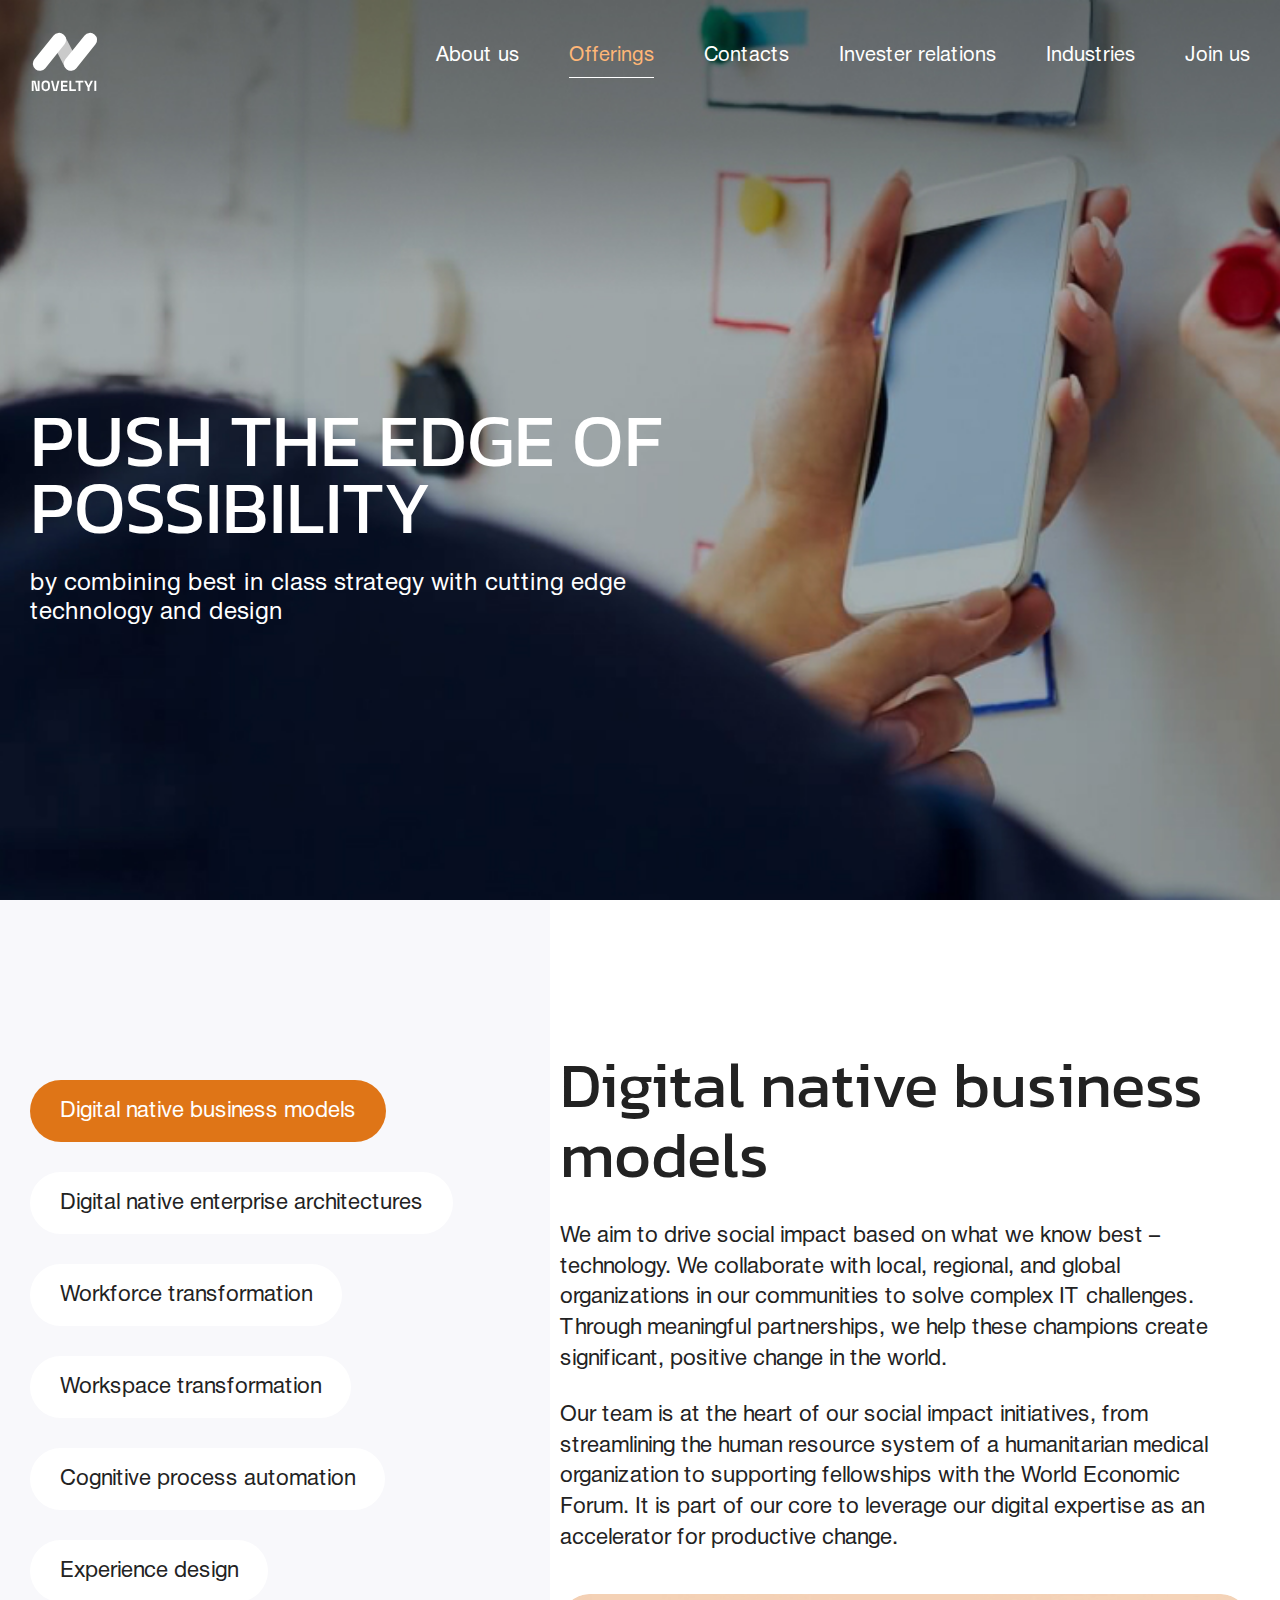
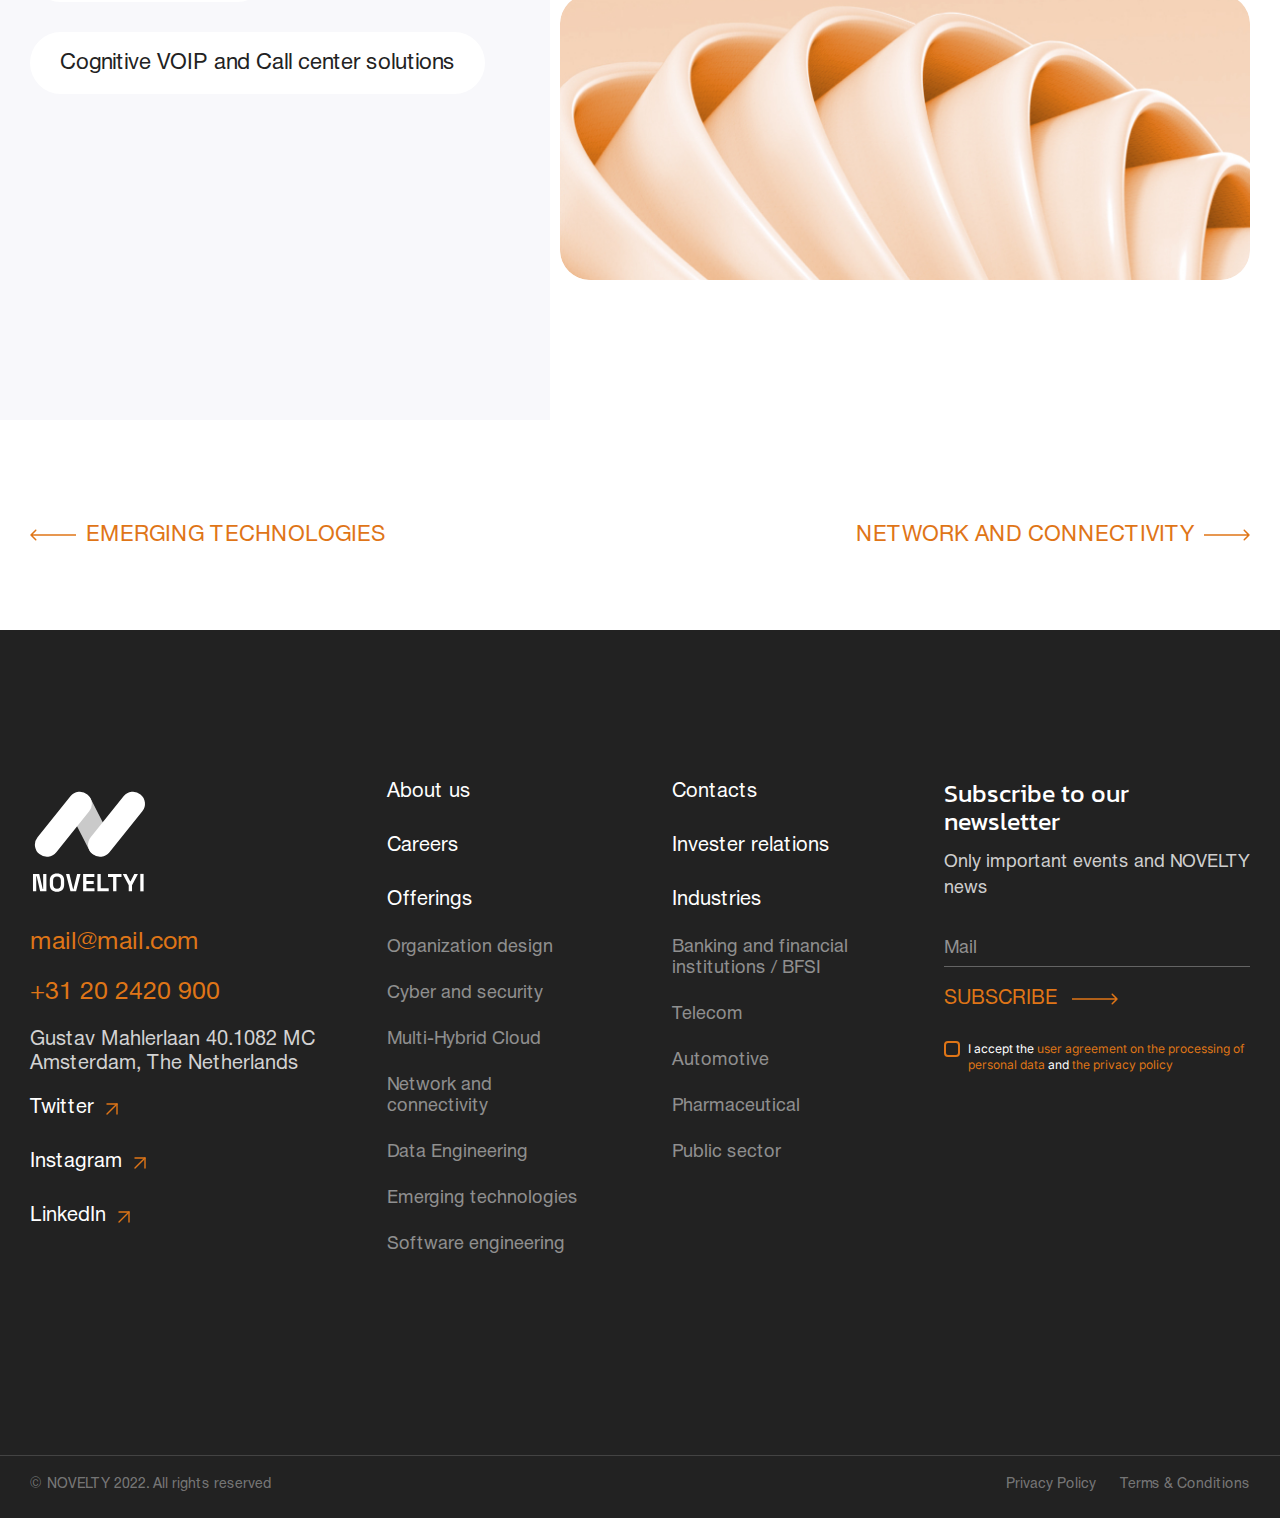
<file: offerings.html>
<!DOCTYPE html>
<html lang="en">

<head>
	<meta charset="UTF-8">
	<meta name="viewport" content="width=device-width, initial-scale=1.0">
	<meta http-equiv="X-UA-Compatible" content="ie=edge">
	<title>Offerings</title>
	<link rel="preconnect" href="https://fonts.googleapis.com">
	<link rel="preconnect" href="https://fonts.gstatic.com" crossorigin>
	<link href="https://fonts.googleapis.com/css2?family=Inter&family=Kanit&display=swap" rel="stylesheet">
	<link rel="stylesheet" href="css/fonts.css">
	<link rel="stylesheet" href="css/reset.css">
	<link rel="stylesheet" href="css/style.css">
</head>

<body>

	<header class="header" style="background-image: url('images/offerings_header.jpg');" id="header">
		<div class="header__wrapper">
			<div class="header-top" id="header_menu">
				<div class="container">
					<div class="header-top__wrapper">
						<a class="header-top__logo" href="index.html">
							<img src="images/logo.svg">
						</a>
						<nav class="header-top__menu" id="nav_menu">
							<ul class="header-top__menu-list">
								<li class="header-top__menu-item">
									<a class="header-top__menu-link" href="about_us.html">
										About us
									</a>
								</li>
								<li class="header-top__menu-item header-top__menu-item--inner current" data-id="offerings">
									<p class="header-top__menu-link">
										Offerings
									</p>
									<div class="header-top__menu-dropdown">
										<ul class="header-top__dropdown-list">
											<li class="header-top__dropdown-item offerings active" data-index="0">
												<p class="header-dropdown__item-text">Organization design</p>
											</li>
											<li class="header-top__dropdown-item offerings" data-index="1">
												<p class="header-dropdown__item-text">Network and connectivity</p>
											</li>
											<li class="header-top__dropdown-item offerings" data-index="2">
												<p class="header-dropdown__item-text">Cyber and security</p>
											</li>
											<li class="header-top__dropdown-item offerings" data-index="3">
												<p class="header-dropdown__item-text">Multi-Hybrid Cloud</p>
											</li>
											<li class="header-top__dropdown-item offerings" data-index="4">
												<p class="header-dropdown__item-text">Data Engineering</p>
											</li>
											<li class="header-top__dropdown-item offerings" data-index="5">
												<p class="header-dropdown__item-text">Software engineering</p>
											</li>
											<li class="header-top__dropdown-item offerings" data-index="6">
												<p class="header-dropdown__item-text">Emerging technologies</p>
											</li>
										</ul>
										<div class="header-dropdown__item-content">
											<ul class="header-dropdown__item-inner active" data-index="0">
												<li class="herader-dropdown__inner-item">
													<a class="herader-dropdown__inner-link" href="offerings.html">Digital native business models1</a>
												</li>
												<li class="herader-dropdown__inner-item">
													<a class="herader-dropdown__inner-link" href="offerings.html">Digital native enterprise architectures</a>
												</li>
												<li class="herader-dropdown__inner-item">
													<a class="herader-dropdown__inner-link" href="offerings.html">Workforce transformation</a>
												</li>
												<li class="herader-dropdown__inner-item">
													<a class="herader-dropdown__inner-link" href="offerings.html">Workspace transformation</a>
												</li>
												<li class="herader-dropdown__inner-item">
													<a class="herader-dropdown__inner-link" href="offerings.html">Cognitive process automation</a>
												</li>
												<li class="herader-dropdown__inner-item">
													<a class="herader-dropdown__inner-link" href="offerings.html">Experience design</a>	
												</li>
												<li class="herader-dropdown__inner-item">
													<a class="herader-dropdown__inner-link" href="offerings.html">Cognitive VOIP and Call center solutions</a>
												</li>
											</ul>
											<ul class="header-dropdown__item-inner" data-index="1">
												<li class="herader-dropdown__inner-item">
													<a class="herader-dropdown__inner-link" href="offerings.html">Digital native business models2</a>
												</li>
												<li class="herader-dropdown__inner-item">
													<a class="herader-dropdown__inner-link" href="offerings.html">Digital native enterprise architectures</a>
												</li>
												<li class="herader-dropdown__inner-item">
													<a class="herader-dropdown__inner-link" href="offerings.html">Workforce transformation</a>
												</li>
												<li class="herader-dropdown__inner-item">
													<a class="herader-dropdown__inner-link" href="offerings.html">Workspace transformation</a>
												</li>
												<li class="herader-dropdown__inner-item">
													<a class="herader-dropdown__inner-link" href="offerings.html">Cognitive process automation</a>
												</li>
												<li class="herader-dropdown__inner-item">
													<a class="herader-dropdown__inner-link" href="offerings.html">Experience design</a>	
												</li>
											</ul>
											<ul class="header-dropdown__item-inner" data-index="2">
												<li class="herader-dropdown__inner-item">
													<a class="herader-dropdown__inner-link" href="offerings.html">Digital native business models3</a>
												</li>
												<li class="herader-dropdown__inner-item">
													<a class="herader-dropdown__inner-link" href="offerings.html">Digital native enterprise architectures</a>
												</li>
												<li class="herader-dropdown__inner-item">
													<a class="herader-dropdown__inner-link" href="offerings.html">Workforce transformation</a>
												</li>
												<li class="herader-dropdown__inner-item">
													<a class="herader-dropdown__inner-link" href="offerings.html">Workspace transformation</a>
												</li>
											</ul>
											<ul class="header-dropdown__item-inner" data-index="3">
												<li class="herader-dropdown__inner-item">
													<a class="herader-dropdown__inner-link" href="offerings.html">Digital native business models4</a>
												</li>
												<li class="herader-dropdown__inner-item">
													<a class="herader-dropdown__inner-link" href="offerings.html">Workforce transformation</a>
												</li>
												<li class="herader-dropdown__inner-item">
													<a class="herader-dropdown__inner-link" href="offerings.html">Workspace transformation</a>
												</li>
												<li class="herader-dropdown__inner-item">
													<a class="herader-dropdown__inner-link" href="offerings.html">Cognitive process automation</a>
												</li>
												<li class="herader-dropdown__inner-item">
													<a class="herader-dropdown__inner-link" href="offerings.html">Experience design</a>	
												</li>
												<li class="herader-dropdown__inner-item">
													<a class="herader-dropdown__inner-link" href="offerings.html">Cognitive VOIP and Call center solutions</a>
												</li>
											</ul>
											<ul class="header-dropdown__item-inner" data-index="4">
												<li class="herader-dropdown__inner-item">
													<a class="herader-dropdown__inner-link" href="offerings.html">Digital native business models5</a>
												</li>
												<li class="herader-dropdown__inner-item">
													<a class="herader-dropdown__inner-link" href="offerings.html">Digital native enterprise architectures</a>
												</li>
												<li class="herader-dropdown__inner-item">
													<a class="herader-dropdown__inner-link" href="offerings.html">Workforce transformation</a>
												</li>
												<li class="herader-dropdown__inner-item">
													<a class="herader-dropdown__inner-link" href="offerings.html">Workspace transformation</a>
												</li>
												<li class="herader-dropdown__inner-item">
													<a class="herader-dropdown__inner-link" href="offerings.html">Cognitive process automation</a>
												</li>
											</ul>	
											<ul class="header-dropdown__item-inner" data-index="5">
												<li class="herader-dropdown__inner-item">
													<a class="herader-dropdown__inner-link" href="offerings.html">Digital native business models6</a>
												</li>
												<li class="herader-dropdown__inner-item">
													<a class="herader-dropdown__inner-link" href="offerings.html">Digital native enterprise architectures</a>
												</li>
												<li class="herader-dropdown__inner-item">
													<a class="herader-dropdown__inner-link" href="offerings.html">Cognitive process automation</a>
												</li>
												<li class="herader-dropdown__inner-item">
													<a class="herader-dropdown__inner-link" href="offerings.html">Experience design</a>	
												</li>
												<li class="herader-dropdown__inner-item">
													<a class="herader-dropdown__inner-link" href="offerings.html">Cognitive VOIP and Call center solutions</a>
												</li>
											</ul>
											<ul class="header-dropdown__item-inner" data-index="6">
												<li class="herader-dropdown__inner-item">
													<a class="herader-dropdown__inner-link" href="offerings.html">Digital native business models7</a>
												</li>
												<li class="herader-dropdown__inner-item">
													<a class="herader-dropdown__inner-link" href="offerings.html">Digital native enterprise architectures</a>
												</li>
												<li class="herader-dropdown__inner-item">
													<a class="herader-dropdown__inner-link" href="offerings.html">Workforce transformation</a>
												</li>
												<li class="herader-dropdown__inner-item">
													<a class="herader-dropdown__inner-link" href="offerings.html">Workspace transformation</a>
												</li>
												<li class="herader-dropdown__inner-item">
													<a class="herader-dropdown__inner-link" href="offerings.html">Cognitive process automation</a>
												</li>
												<li class="herader-dropdown__inner-item">
													<a class="herader-dropdown__inner-link" href="offerings.html">Experience design</a>	
												</li>
												<li class="herader-dropdown__inner-item">
													<a class="herader-dropdown__inner-link" href="offerings.html">Cognitive VOIP and Call center solutions</a>
												</li>
											</ul>
										</div>
									</div>
								</li>
								<li class="header-top__menu-item">
									<a class="header-top__menu-link" href="contacts.html">
										Contacts
									</a>
								</li>
								<li class="header-top__menu-item">
									<a class="header-top__menu-link" href="invester_relations.html">
										Invester relations
									</a>
								</li>
								<li class="header-top__menu-item header-top__menu-item--inner" data-id="industries">
									<p class="header-top__menu-link">
										Industries
									</p>
									<div class="header-top__menu-dropdown header-top__menu-dropdown--industries">
										<ul class="header-top__dropdown-list">
											<li class="header-top__dropdown-item industries">
												<a class="header-dropdown__item-text" href="industries.html">Banking and financial institutions / BFSI</a>
											</li>
											<li class="header-top__dropdown-item industries">
												<a class="header-dropdown__item-text" href="industries.html">Telecom</a>
											</li>
											<li class="header-top__dropdown-item industries">
												<a class="header-dropdown__item-text" href="industries.html">Automotive</a>
											</li>
											<li class="header-top__dropdown-item industries">
												<a class="header-dropdown__item-text" href="industries.html">Pharmaceutical</a>
											</li>
											<li class="header-top__dropdown-item industries">
												<a class="header-dropdown__item-text" href="industries.html">Public sector</a>
											</li>
										</ul>
									</div>
								</li>
								<li class="header-top__menu-item">
									<a class="header-top__menu-link" href="join_us.html">
										Join us
									</a>
								</li>
							</ul>
						</nav>
						<div class="header-top__menu-dropdown mobile offerings" data-id="offerings">
							<h6 class="header-top__menu-title">Offerings</h6>
							<ul class="header-top__dropdown-list">
								<li class="header-top__dropdown-item offerings active" data-index="0">
									<p class="header-dropdown__item-text">Organization design</p>
									<ul class="header-dropdown__item-inner active" data-index="0">
										<li class="herader-dropdown__inner-item">
											<a class="herader-dropdown__inner-item" href="offerings.html">Digital native business models1</a>
										</li>
										<li class="herader-dropdown__inner-item">
											<a class="herader-dropdown__inner-item" href="offerings.html">Digital native enterprise architectures</a>
										</li>
										<li class="herader-dropdown__inner-item">
											<a class="herader-dropdown__inner-item" href="offerings.html">Workforce transformation</a>	
										</li>
										<li class="herader-dropdown__inner-item">
											<a class="herader-dropdown__inner-item" href="offerings.html">Workspace transformation</a>
										</li>
										<li class="herader-dropdown__inner-item">
											<a class="herader-dropdown__inner-item" href="offerings.html">Cognitive process automation</a>		
										</li>
										<li class="herader-dropdown__inner-item">
											<a class="herader-dropdown__inner-item" href="offerings.html">Experience design</a>
										</li>
										<li class="herader-dropdown__inner-item">
											<a class="herader-dropdown__inner-item" href="offerings.html">Cognitive VOIP and Call center solutions</a>
										</li>
									</ul>
								</li>
								<li class="header-top__dropdown-item offerings" data-index="1">
									<p class="header-dropdown__item-text">Network and connectivity</p>
									<ul class="header-dropdown__item-inner" data-index="1">
										<li class="herader-dropdown__inner-item">Digital native business models2</li>
										<li class="herader-dropdown__inner-item">Digital native enterprise architectures
										</li>
										<li class="herader-dropdown__inner-item">Workforce transformation</li>
										<li class="herader-dropdown__inner-item">Workspace transformation</li>
									</ul>
								</li>
								<li class="header-top__dropdown-item offerings" data-index="2">
									<p class="header-dropdown__item-text">Cyber and security</p>
									<ul class="header-dropdown__item-inner" data-index="2">
										<li class="herader-dropdown__inner-item">Digital native business models3</li>
										<li class="herader-dropdown__inner-item">Digital native enterprise architectures
										</li>
										<li class="herader-dropdown__inner-item">Workforce transformation</li>
										<li class="herader-dropdown__inner-item">Experience design</li>
										<li class="herader-dropdown__inner-item">Cognitive VOIP and Call center
											solutions </li>
									</ul>
								</li>
								<li class="header-top__dropdown-item offerings" data-index="3">
									<p class="header-dropdown__item-text">Multi-Hybrid Cloud</p>
									<ul class="header-dropdown__item-inner" data-index="3">
										<li class="herader-dropdown__inner-item">Digital native business models4</li>
										<li class="herader-dropdown__inner-item">Digital native enterprise architectures
										</li>
										<li class="herader-dropdown__inner-item">Workforce transformation</li>
										<li class="herader-dropdown__inner-item">Workspace transformation</li>
										<li class="herader-dropdown__inner-item">Cognitive process automation</li>
										<li class="herader-dropdown__inner-item">Experience design</li>
										<li class="herader-dropdown__inner-item">Cognitive process automation</li>
										<li class="herader-dropdown__inner-item">Experience design</li>
									</ul>
								</li>
								<li class="header-top__dropdown-item offerings" data-index="4">
									<p class="header-dropdown__item-text">Data Engineering</p>
									<ul class="header-dropdown__item-inner" data-index="4">
										<li class="herader-dropdown__inner-item">Digital native business models5</li>
										<li class="herader-dropdown__inner-item">Digital native enterprise architectures
										</li>
										<li class="herader-dropdown__inner-item">Workforce transformation</li>
										<li class="herader-dropdown__inner-item">Workspace transformation</li>
										<li class="herader-dropdown__inner-item">Cognitive process automation</li>
										<li class="herader-dropdown__inner-item">Experience design</li>
										<li class="herader-dropdown__inner-item">Cognitive VOIP and Call center solutions </li>
									</ul>
								</li>
								<li class="header-top__dropdown-item offerings" data-index="5">
									<p class="header-dropdown__item-text">Software engineering</p>
									<ul class="header-dropdown__item-inner" data-index="5">
										<li class="herader-dropdown__inner-item">Digital native business models6</li>
										<li class="herader-dropdown__inner-item">Digital native enterprise architectures
										</li>
										<li class="herader-dropdown__inner-item">Workforce transformation</li>
										<li class="herader-dropdown__inner-item">Workspace transformation</li>
										<li class="herader-dropdown__inner-item">Cognitive process automation</li>
										<li class="herader-dropdown__inner-item">Experience design</li>
										<li class="herader-dropdown__inner-item">Cognitive VOIP and Call center solutions </li>
									</ul>
								</li>
								<li class="header-top__dropdown-item offerings" data-index="6">
									<p class="header-dropdown__item-text">Emerging technologies</p>
									<ul class="header-dropdown__item-inner" data-index="6">
										<li class="herader-dropdown__inner-item">Digital native business models7</li>
										<li class="herader-dropdown__inner-item">Digital native enterprise architectures
										</li>
										<li class="herader-dropdown__inner-item">Workforce transformation</li>
										<li class="herader-dropdown__inner-item">Workspace transformation</li>
										<li class="herader-dropdown__inner-item">Cognitive process automation</li>
										<li class="herader-dropdown__inner-item">Experience design</li>
										<li class="herader-dropdown__inner-item">Cognitive VOIP and Call center solutions </li>
									</ul>
								</li>
							</ul>
							<div class="header-dropdown__item-content">
							</div>
						</div>
						<div class="header-top__menu-dropdown mobile" data-id="industries" data-mobile="">
							<h6 class="header-top__menu-title">Industries</h6>
							<ul class="header-top__dropdown-list">
								<li class="header-top__dropdown-item industries">
									<a class="header-dropdown__item-text" href="industries.html">Banking and financial institutions / BFSI</a>
								</li>
								<li class="header-top__dropdown-item industries">
									<a class="header-dropdown__item-text" href="industries.html">Telecom</a>
								</li>
								<li class="header-top__dropdown-item industries">
									<a class="header-dropdown__item-text" href="industries.html">Automotive</a>
								</li>
								<li class="header-top__dropdown-item industries">
									<a class="header-dropdown__item-text" href="industries.html">Pharmaceutical</a>
								</li>
								<li class="header-top__dropdown-item industries">
									<a class="header-dropdown__item-text" href="industries.html">Public sector</a>
								</li>
							</ul>
						</div>
						<div class="header-top__burger">
							<span class="header-top__burger-line"></span>
						</div>
					</div>	
				</div>	
			</div>
			<div class="container">
				<div class="header__inner">
					<div class="header__inner-content header__inner-content--about_us">
						<h1 class="header__inner-title title">
							Push the Edge of Possibility
						</h1>
						<p class="header__inner-text">
							by combining best in class strategy with
							cutting edge technology and design
						</p>
					</div>
				</div>
			</div>	
		</div>
	</header>


	<section class="section_offerings">
		<div class="container">
			<div class="offerings__wrapper">
				<div class="offerings__wrapper-tabs page__tabs">
					<div class="offerings__mobile mobile__oferflow">
						<div class="offerings__tab-item page__tabs-item active" data-index="0">
							Digital native business models
						</div>
						<div class="offerings__tab-item page__tabs-item" data-index="1">
							Digital native enterprise architectures
						</div>
						<div class="offerings__tab-item page__tabs-item" data-index="2">
							Workforce transformation
						</div>
						<div class="offerings__tab-item page__tabs-item" data-index="3">
							Workspace transformation
						</div>
						<div class="offerings__tab-item page__tabs-item" data-index="4">
							Cognitive process automation
						</div>
						<div class="offerings__tab-item page__tabs-item" data-index="5">
							Experience design
						</div>
						<div class="offerings__tab-item page__tabs-item" data-index="6">
							Cognitive VOIP and Call center solutions 
						</div>
					</div>
				</div>
				<div class="offerings__tab-content tabs__content-item active" data-index="0">
					<h4 class="offerings__tab-title title">
						Digital native business models
					</h4>
					<div class="offerings__tab-text">
						<p class="offerings__tab-text">
							We aim to drive social impact based on what 
							we know best – technology. We collaborate with local, 
							regional, and global organizations in our communities 
							to solve complex IT challenges. Through meaningful 
							partnerships, we help these champions create significant, 
							positive change in the world.
						</p>
						<p class="offerings__tab-text">
							Our team is at the heart of our social impact initiatives, 
							from streamlining the human resource system of a humanitarian
							medical organization to supporting fellowships with 
							the World Economic Forum. It is part of our core to 
							leverage our digital expertise as an accelerator 
							for productive change. 
						</p>
					</div>
					<div class="offerings__tab-img">
						<img src="images/offerings_item-img.jpg">
					</div>
				</div>
				<div class="offerings__tab-content tabs__content-item" data-index="1">
					<h4 class="offerings__tab-title title">
						Digital native enterprise architectures
					</h4>
					<div class="offerings__tab-text">
						<p class="offerings__tab-text">
							We aim to drive social impact based on what 
							we know best – technology. We collaborate with local, 
							regional, and global organizations in our communities 
							to solve complex IT challenges. Through meaningful 
							partnerships, we help these champions create significant, 
							positive change in the world.
						</p>
						<p class="offerings__tab-text">
							Our team is at the heart of our social impact initiatives, 
							from streamlining the human resource system of a humanitarian
							medical organization to supporting fellowships with 
							the World Economic Forum. It is part of our core to 
							leverage our digital expertise as an accelerator 
							for productive change. 
						</p>
					</div>
				</div>
				<div class="offerings__tab-content tabs__content-item" data-index="2">
					<h4 class="offerings__tab-title title">
						Workforce transformation
					</h4>
					<div class="offerings__tab-text">
						<p class="offerings__tab-text">
							We aim to drive social impact based on what 
							we know best – technology. We collaborate with local, 
							regional, and global organizations in our communities 
							to solve complex IT challenges. Through meaningful 
							partnerships, we help these champions create significant, 
							positive change in the world.
						</p>
						<p class="offerings__tab-text">
							Our team is at the heart of our social impact initiatives, 
							from streamlining the human resource system of a humanitarian
							medical organization to supporting fellowships with 
							the World Economic Forum. It is part of our core to 
							leverage our digital expertise as an accelerator 
							for productive change. 
						</p>
					</div>
					<div class="offerings__tab-img">
						<img src="images/offerings_item-img.jpg">
					</div>
				</div>
				<div class="offerings__tab-content tabs__content-item" data-index="3">
					<h4 class="offerings__tab-title title">
						Workspace transformation
					</h4>
					<div class="offerings__tab-text">
						<p class="offerings__tab-text">
							We aim to drive social impact based on what 
							we know best – technology. We collaborate with local, 
							regional, and global organizations in our communities 
							to solve complex IT challenges. Through meaningful 
							partnerships, we help these champions create significant, 
							positive change in the world.
						</p>
						<p class="offerings__tab-text">
							Our team is at the heart of our social impact initiatives, 
							from streamlining the human resource system of a humanitarian
							medical organization to supporting fellowships with 
							the World Economic Forum. It is part of our core to 
							leverage our digital expertise as an accelerator 
							for productive change. 
						</p>
					</div>
				</div>
				<div class="offerings__tab-content tabs__content-item" data-index="4">
					<h4 class="offerings__tab-title title">
						Cognitive process automation
					</h4>
					<div class="offerings__tab-text">
						<p class="offerings__tab-text">
							We aim to drive social impact based on what 
							we know best – technology. We collaborate with local, 
							regional, and global organizations in our communities 
							to solve complex IT challenges. Through meaningful 
							partnerships, we help these champions create significant, 
							positive change in the world.
						</p>
						<p class="offerings__tab-text">
							Our team is at the heart of our social impact initiatives, 
							from streamlining the human resource system of a humanitarian
							medical organization to supporting fellowships with 
							the World Economic Forum. It is part of our core to 
							leverage our digital expertise as an accelerator 
							for productive change. 
						</p>
					</div>
					<div class="offerings__tab-img">
						<img src="images/offerings_item-img.jpg">
					</div>
				</div>
				<div class="offerings__tab-content tabs__content-item" data-index="5">
					<h4 class="offerings__tab-title title">
						Experience design
					</h4>
					<div class="offerings__tab-text">
						<p class="offerings__tab-text">
							We aim to drive social impact based on what 
							we know best – technology. We collaborate with local, 
							regional, and global organizations in our communities 
							to solve complex IT challenges. Through meaningful 
							partnerships, we help these champions create significant, 
							positive change in the world.
						</p>
						<p class="offerings__tab-text">
							Our team is at the heart of our social impact initiatives, 
							from streamlining the human resource system of a humanitarian
							medical organization to supporting fellowships with 
							the World Economic Forum. It is part of our core to 
							leverage our digital expertise as an accelerator 
							for productive change. 
						</p>
					</div>
					<div class="offerings__tab-img">
						<img src="images/offerings_item-img.jpg">
					</div>
				</div>
				<div class="offerings__tab-content tabs__content-item" data-index="6">
					<h4 class="offerings__tab-title title">
						Cognitive VOIP and Call center solutions 
					</h4>
					<div class="offerings__tab-text">
						<p class="offerings__tab-text">
							We aim to drive social impact based on what 
							we know best – technology. We collaborate with local, 
							regional, and global organizations in our communities 
							to solve complex IT challenges. Through meaningful 
							partnerships, we help these champions create significant, 
							positive change in the world.
						</p>
						<p class="offerings__tab-text">
							Our team is at the heart of our social impact initiatives, 
							from streamlining the human resource system of a humanitarian
							medical organization to supporting fellowships with 
							the World Economic Forum. It is part of our core to 
							leverage our digital expertise as an accelerator 
							for productive change. 
						</p>
					</div>
					<div class="offerings__tab-img">
						<img src="images/offerings_item-img.jpg">
					</div>
				</div>
			</div>
		</div>
	</section>

	<section class="offerings__bottom">
		<div class="container">
			<div class="offerings__bottom-wrapper">
				<div class="offerings__bottom-item offerings__bottom-item--prev">
					<div class="offerings__bottom-arrow">
						<img src="images/offerings__botom-arrow.svg">
					</div>
					<p class="offerings__bottom-text">
						Emerging technologies
					</p>
				</div>
				<div class="offerings__bottom-item offerings__bottom-item--next">
					<p class="offerings__bottom-text">
						Network and connectivity
					</p>
					<div class="offerings__bottom-arrow">
						<img src="images/offerings__botom-arrow.svg">
					</div>
				</div>
			</div>
		</div>
	</section>

	<footer class="footer">
		<div class="container">
			<div class="footer__inner">
				<div class="footer__inner-item footer__inner-item--first">
					<a class="footer__item-logo" href="index.html">
						<img src="images/footer_logo.svg">
					</a>
					<a class="footer__item-mail" href="#">
						mail@mail.com
					</a>
					<a class="footer__item-phone" href="tel:+74951234567">
						+31 20 2420 900
					</a>
					<p class="footer__item-address">
						Gustav Mahlerlaan 40.1082 MC Amsterdam, The Netherlands
					</p>
					<ul class="footer__item-socnetwork">
						<li class="footer__socnetwork-item">
							<a class="footer__socnetwork-link" href="#">
								Twitter
							</a>
						</li>
						<li class="footer__socnetwork-item">
							<a class="footer__socnetwork-link" href="#">
								Instagram
							</a>
						</li>
						<li class="footer__socnetwork-item">
							<a class="footer__socnetwork-link" href="#">
								LinkedIn
							</a>
						</li>
					</ul>
				</div>
				<div class="footer__inner-item footer__inner-item--nav">
					<ul class="footer__item-list">
						<li class="footer__list-item">
							<a class="footer__list-link footer__list-item--top" href="about_us.html">
								About us
							</a>
						</li>
						<li class="footer__list-item">
							<a class="footer__list-link footer__list-item--top" href="#">
								Careers
							</a>
						</li>
						<li class="footer__list-item footer__list-item--dropdown">
							<p class="footer__list-link footer__list-item--top">
								Offerings
							</p>
							<ul class="footer__list-item__inner">
								<li class="footer__list-inner__item">
									<a class="footer__list-link" href="offerings.html">
										Organization design
									</a>
								</li>
								<li class="footer__list-inner__item">
									<a class="footer__list-link" href="offerings.html">
										Cyber and security
									</a>
								</li>
								<li class="footer__list-inner__item">
									<a class="footer__list-link" href="offerings.html">
										Multi-Hybrid Cloud
									</a>
								</li>
								<li class="footer__list-inner__item">
									<a class="footer__list-link" href="offerings.html">
										Network and connectivity
									</a>
								</li>
								<li class="footer__list-inner__item">
									<a class="footer__list-link" href="offerings.html">
										Data Engineering
									</a>
								</li>
								<li class="footer__list-inner__item">
									<a class="footer__list-link" href="offerings.html">
										Emerging technologies
									</a>
								</li>
								<li class="footer__list-inner__item">
									<a class="footer__list-link" href="offerings.html">
										Software engineering
									</a>
								</li>
							</ul>
						</li>
					</ul>
					<ul class="footer__item-list">
						<li class="footer__list-item">
							<a class="footer__list-link footer__list-item--top" href="contacts.html">
								Contacts
							</a>
						</li>
						<li class="footer__list-item">
							<a class="footer__list-link footer__list-item--top" href="invester_relations.html">
								Invester relations
							</a>
						</li>
						<li class="footer__list-item footer__list-item--dropdown">
							<p class="footer__list-link footer__list-item--top">
								Industries
							</p>
							<ul class="footer__list-item__inner">
								<li class="footer__list-inner__item">
									<a class="footer__list-link" href="industries.html">
										Banking and financial institutions / BFSI
									</a>
								</li>
								<li class="footer__list-inner__item">
									<a class="footer__list-link" href="industries.html">
										Telecom
									</a>
								</li>
								<li class="footer__list-inner__item">
									<a class="footer__list-link" href="industries.html">
										Automotive
									</a>
								</li>
								<li class="footer__list-inner__item">
									<a class="footer__list-link" href="industries.html">
										Pharmaceutical
									</a>
								</li>
								<li class="footer__list-inner__item">
									<a class="footer__list-link" href="industries.html">
										Public sector
									</a>
								</li>
							</ul>
						</li>
					</ul>
				</div>
				<div class="footer__inner-item footer__inner-form">
					<h6 class="footer__form-title title">
						Subscribe to our newsletter
					</h6>
					<p class="footer__form-text">
						Only important events and NOVELTY news
					</p>
					<div class="footer__form-content">
						<input class="footer__form-input input" type="email" placeholder="Mail">
						<button class="footer__form-button link button">
							Subscribe
						</button>
					</div>
					<label class="footer__form-label">
						<input class="footer__form-check agreement__check" type="checkbox">
						<span class="footer__form-check--style agreement__check--style"></span>
						<p class="footer__label-text agreement__check-text">I accept the <a href="#">user agreement on the processing of
								personal data</a> and <a href="#">the privacy policy</a></p>
					</label>
				</div>
			</div>
		</div>
		<div class="footer__bottom">
			<div class="container">
				<div class="footer__bottom-content">
					<p class="footer__bottom-copyright">
						© NOVELTY 2022. All rights reserved
					</p>
					<div class="footer__bottom-links">
						<a class="footer__links-item" href="#">Privacy Policy</a>
						<a class="footer__links-item" href="#">Terms & Conditions</a>
					</div>
				</div>
			</div>
		</div>
	</footer>

	<div class="popup" id="resume_popup">
		<div class="popup__close"></div>
		<div class="popup__body">
			<div class="popup__content">
				<h5 class="popup__content-title title">
					Send us your CV
				</h5>
				<form class="popup__content-form">
					<label class="popup__content-label" id="form_name">
						Name
						<input class="popup__content-input input" type="text">
						<span class="popup__content-error">Please enter your name</span>
					</label>
					<label class="popup__content-label" id="form_surname">
						Surname
						<input class="popup__content-input input" type="text">
						<span class="popup__content-error">Please enter your surname</span>
					</label>
					<label class="popup__content-label" id="form_mail">
						Mail
						<input class="popup__content-input input" type="email">
						<span class="popup__content-error">Please enter your mail</span>
					</label>
					<div class="popup__content-file">
						<input style="display:none;" type="file" id="file_select" capture>
						<button class="popup__file-button" id="upload_file">
							Attach your CV
						</button>
						<div class="popup__file-resume" id="file_resume">
							<p class="popup__file-name">
								
							</p>
							<span class="popup__file-remove" id="file_remove">
							</span>
						</div>
					</div>
					<div class="popup__content-bottom">
						<label class="popup__content-agreement">
							<input class="popup__content-check agreement__check" type="checkbox" id="form_check">
							<span class="popup__content-check--style agreement__check--style"></span>
							<p class="popup__label-text agreement__check-text">I accept the <a href="#">user agreement on the processing of
									personal data</a> and <a href="#">the privacy policy</a>
							</p>
						</label>
						<button class="popup__content-button button__form circle__button">
							Send CV
						</button>
					</div>
				</form>
			</div>
		</div>
	</div>

	<script src="js/page_tabs.js"></script>
	<script src="js/main.js"></script>
</body>

</html>
</file>
<file: css/fonts.css>
@font-face {
	font-family:'HelveticaNeueCyr-Roman' ;
	src: url('../fonts/HelveticaNeueCyr-Roman.woff2') format('woff2'),
		url('../fonts/HelveticaNeueCyr-Roman.woff') format('woff');
	font-weight: 400;
	font-style: normal;
	font-display:swap;
}
@font-face {
	font-family:'HelveticaNeueCyr-Medium' ;
	src: url('../fonts/HelveticaNeueCyr-Medium.woff2') format('woff2'),
		url('../fonts/HelveticaNeueCyr-Medium.woff') format('woff');
	font-weight: 500;
	font-style: normal;
	font-display:swap;
}
</file>
<file: css/style.css>
*,
*::after,
*::before{
    box-sizing: border-box;
}
body{
	font-family:'HelveticaNeueCyr-Roman';
    font-weight: 400;
    font-size: 22px;
    line-height: 140%;
    color: #222222;
}
a{
    text-decoration: none;
    color: inherit;
}
ul{
    list-style:none;
}
.container{
    max-width: 1350px;
    width: 100%;
    margin: 0 auto;
    padding: 0 30px;
}
.title{
    font-family: 'Kanit', sans-serif;
    font-size: 64px;
    font-weight: 400;
    line-height: 110%;
    margin-bottom: 40px;
}
.link{
    color: #DF7517;
    font-size: 25px;
    position: relative;
    line-height: 30px;
    text-transform: uppercase;
}
.link::after{
    content: "";
    position: absolute;
    background-image: url("../images/link-arrow.svg");
    width: 46px;
    top: 50%;
    right: -60px;
    transform: translateY(-50%);
    height: 12px;
}
.input{
    font-size: 18px;
    line-height: 140%;
    padding: 5px 0;
    background-color: transparent;
    border: none;
    outline: none;
    font-family:'HelveticaNeueCyr-Roman';
    font-weight: 400;
}
.button{
    font-weight: 400;
    background: none;
    border:none;
    padding: 0;
    cursor: pointer;
    font-family: 'Kanit', sans-serif;
}

.header-top{
    position: absolute;
    padding: 30px 0;
    left: 0;
    top: 0;
    width: 100%;
    z-index: 9;
    background: none;
    backdrop-filter: none;
}
.header-top.fixed{
    position: fixed;
    background: rgba(255, 255, 255, 0.1);
    backdrop-filter: blur(60px);
    padding: 15px 0;
    animation: fixed__header .4s;
}
.header-top.fixed__off{
    animation: fixed__off .4s;
    position: absolute;
}
.header-top__wrapper{
    display: flex;
    justify-content: space-between;
    align-items: center;
}
@keyframes fixed__off{
    0%{
        transform: translateY(0);
        position: fixed;
    }
    100%{
        position: absolute;
        transform: translateY(-100px);
    }
}
@keyframes fixed__header{
    0%{
        transform: translateY(-100px);
    }
    100%{
        transform: translateY(0);
    }
}
.header-top__logo{
    z-index: 1;
}
.header-top__logo img{
    display: block;
    width: 100%;
}
.header-top__menu{
    font-size: 20px;
    line-height: 24px;
}
.header-top__menu-list{
    display: flex;
    align-items: center;
    color: #FFFFFF;
}
.header-top.fixed .header-top__menu-list{
    color: #222;
}

.header-top__menu-item{
    margin-right: 50px;
    position: relative;
    cursor: pointer;
}
.header-top__menu-item:hover{
    color: #FFB777;
}
.header-top__menu-item.active,
.current{
    color: #FFB777;
}
.header-top__menu-item.active::after,
.header-top__menu-item.current::after{
    transform: scale(1);
}
.header-top__menu-item::after{
    content: "";
    position: absolute;
    transition: .4s all;
    bottom: 0px;
    left: 0;
    transform: scale(0);
    width: 100%;
    height: 1px;
    background: #fff;
}
.header-top.fixed .header-top__menu-item::after{
    background: #FFB777;
}
.header-top__menu-item:hover::after{
    transform: scale(1);
}
.header-top__menu-item:last-child{
    margin-right: 0;
}

.header-top__menu-link{
    padding-bottom: 10px;
    display: inline-block;
    transition: .4s all;
}

.header-top__menu-dropdown{
    position: absolute;
    opacity: 0;
    pointer-events: none;
    border-radius: 30px;
    color: #fff;
    display: flex;
    transition: .7s all;
    top: 50px;
    left: -170px;
    background: rgba(102, 102, 102, 0.25);
    backdrop-filter: blur(65px);
    padding: 50px;
}
.header-top__menu-dropdown.mobile{
    display: none;
}
.header-top__menu-title{
    font-weight: 400;
    padding-left: 56px;
    margin-bottom: 30px;
    position: relative;
}
.header-top__menu-title::before{
    content: "";
    position: absolute;
    left: 0;
    top: 50%;
    transform: translateY(-50%) rotate(-180deg);
    width: 46px;
    height: 12px;
    background-image: url("../images/header__dropdown-arrow.svg");
}
.header-top.fixed .header-top__menu-title::before{
    background-image: url("../images/header__dropdown-arrow--black.svg");
}
.header-top.fixed .header-top__menu-dropdown{
    color: #000!important;
    background: #fff;
    /* background: rgba(230, 230, 230, 0.6); */
    top: 80px;
}
.header-top__menu-dropdown--industries{
    padding: 30px;
    left: -200px;
}
.header-top__menu-dropdown.active{
    opacity: 1;
    pointer-events: auto;
}

.header-top__dropdown-list{
    font-size: 18px;
    line-height: 21px;
    width: 245px;
}
.header-top__menu-dropdown--industries .header-top__dropdown-list{
    width: 360px;
}

.header-dropdown__item-text{
    position: relative;
    cursor: pointer;
    transition: .2s all;
    padding-left: 36px;
}
.header-dropdown__item-text:hover{
    color: #E9862E;
}

.header-top__dropdown-item{
    margin-bottom: 24px;
    position: relative;
    display: flex;
    transition: .4s all;
}
.header-top__dropdown-item.active{
    color: #E9862E;
}
.header-dropdown__item-text::before{
    content: "";
    position: absolute;
    left: 0;
    top: 50%;
    transform: translateY(-50%);
}
.header-top__dropdown-item.offerings:nth-child(1) .header-dropdown__item-text::before{
    background-image: url("../images/offering__item-icon-1.svg");
    width: 23px;
    height: 24px;
}
.header-top__dropdown-item.offerings:nth-child(2) .header-dropdown__item-text::before{
    background-image: url("../images/offering__item-icon-2.svg");
    width: 20px;
    height: 22px;
}
.header-top__dropdown-item.offerings:nth-child(3) .header-dropdown__item-text::before{
    background-image: url("../images/offering__item-icon-3.svg");
    width: 20px;
    height: 23px;
}
.header-top__dropdown-item.offerings:nth-child(4) .header-dropdown__item-text::before{
    background-image: url("../images/offering__item-icon-4.svg");
    width: 22px;
    height: 17px;
}
.header-top__dropdown-item.offerings:nth-child(5) .header-dropdown__item-text::before{
    background-image: url("../images/offering__item-icon-5.svg");
    width: 22px;
    height: 22px;
}
.header-top__dropdown-item.offerings:nth-child(6) .header-dropdown__item-text::before{
    background-image: url("../images/offering__item-icon-6.svg");
    width: 22px;
    height: 22px;
}
.header-top__dropdown-item.offerings:nth-child(7) .header-dropdown__item-text::before{
    background-image: url("../images/offering__item-icon-7.svg");
    width: 22px;
    height: 22px;
}


.header-top__dropdown-item.industries:nth-child(1) .header-dropdown__item-text::before{
    background-image: url("../images/industries__item-icon-1.svg");
    width: 22px;
    height: 18px;
}
.header-top__dropdown-item.industries:nth-child(2) .header-dropdown__item-text::before{
    background-image: url("../images/industries__item-icon-2.svg");
    width: 24px;
    height: 24px;
}
.header-top__dropdown-item.industries:nth-child(3) .header-dropdown__item-text::before{
    background-image: url("../images/industries__item-icon-3.svg");
    width: 20px;
    height: 20px;
}
.header-top__dropdown-item.industries:nth-child(4) .header-dropdown__item-text::before{
    background-image: url("../images/industries__item-icon-4.svg");
    width: 20px;
    height: 20px;
}
.header-top__dropdown-item.industries:nth-child(5) .header-dropdown__item-text::before{
    background-image: url("../images/industries__item-icon-5.svg");
    width: 22px;
    height: 24px;
}

.header-top__menu-dropdown.active .header-top__dropdown-item:nth-child(1){
    animation-delay: .2s;
}
.header-top__menu-dropdown.active .header-top__dropdown-item:nth-child(2){
    animation-delay: .3s;
}
.header-top__menu-dropdown.active .header-top__dropdown-item:nth-child(3){
    animation-delay: .4s;
}
.header-top__menu-dropdown.active .header-top__dropdown-item:nth-child(4){
    animation-delay: .5s;
}
.header-top__menu-dropdown.active .header-top__dropdown-item:nth-child(5){
    animation-delay: .6s;
}
.header-top__menu-dropdown.active .header-top__dropdown-item:nth-child(6){
    animation-delay: .6s;
}
.header-top__menu-dropdown.active .header-top__dropdown-item:nth-child(7){
    animation-delay: .7s;
}
.header-top__menu-dropdown.active .header-top__dropdown-item{
    animation: show__item 1s;
    animation-fill-mode: both;
}
@keyframes show__item{
    0%{
        opacity: 0;
    }
    100%{
        opacity: 1;
    }
}
.header-top__dropdown-item:last-child{
    margin-bottom: 0;
}


.header-top__menu-dropdown.active .header-dropdown__item-content{
    animation: show__item .5s;
    animation-delay: .5s;
    animation-fill-mode: both;
}

.header-dropdown__item-inner{
    width: 240px;
    right: 0;
    font-size: 16px;
    display: none;
    transition: .4s all;
    margin-left: 70px;
    line-height: 19px;
    color: rgba(255, 255, 255, 0.8);
}
.header-dropdown__item-inner.active{
    display: block;
}
.header-top.fixed .header-dropdown__item-inner{
    color: #000!important;
}

.herader-dropdown__inner-item{
    margin-bottom: 20px;
    cursor: pointer;
}
.herader-dropdown__inner-item:last-child{
    margin-bottom: 0;
}
.header-top__burger{
    display: none;
    position: relative;
    cursor: pointer;
    width: 20px;
    transition: .4s all;
    height: 20px;
    align-items: center;
}
.header-top__burger-line{
    background: #fff;
    height: 2px;
    transition: .4s all;
    display: block;
    width: 100%;
    border-radius: 2px;
}
.header-top__burger::before,
.header-top__burger::after{
    content: "";
    position: absolute;
    left: 0;
    background: #fff;
    height: 2px;
    width: 100%;
    transition: .4s all;
    border-radius: 2px;
}
.header-top__burger::before{
    top: 3px;
}
.header-top__burger::after{
    bottom: 3px;
}
.header-top__burger.fixed::after{
    background: #df7517;
}
.header-top__burger.fixed::before{
    background: #df7517;
}


.popup{
    position: fixed;
    width: 100%;
    height: 100%;
    background: linear-gradient(0deg, rgba(238, 177, 112, 0.3), rgba(238, 177, 112, 0.3));
    left: 0;
    top: 0;
    z-index: 999;
    transition: opacity .4s, visibility .4s;
    opacity: 0;
    visibility: hidden;
    overflow: auto;
    padding: 20px;
    pointer-events: none;
}
.popup-open{
    opacity: 1;
    visibility: visible;
    pointer-events: auto;
}
.popup__close{
    position: absolute;
    left: 0;
    top: 0;
    width: 100%;
    height: 100%;
    z-index: 1;
}
.contact__inner-button.stop::before,
.contact__inner-button.stop::after{
    animation-play-state: paused;
}
.popup__body{
    min-height: 100%;
    display: flex;
    justify-content: center;
    align-items: center;
}
.popup__content{
    background: #FFFFFF;
    border-radius: 30px;
    padding: 50px;
    transform: scale(0.8);
    max-width: 620px;
    z-index: 2;
    width: 100%;
    transition: .4s all;
}
.popup-open .popup__content{
    transform: scale(1);
}
.popup__content-title{
    font-size: 32px;
    text-align: center;
    display: block;
    margin-bottom: 15px;
}
.popup__content-text{
    display: block;
    text-align: center;
    color: rgba(0, 0, 0, 0.5);
    font-size: 18px;
}
.popup__content-form{
    margin-top: 30px;
}
.popup__content-label{
    font-size: 13px;
    color: #C9C9C9;
    margin-bottom: 30px;
    line-height: 16px;
    display: block;
}
.popup__content-input{
    width: 100%;
    color: #222222;
    border-bottom: 1px solid #E2E2E2;
}
.popup__content-error{
    display: none;
    color: #df1d17;
    margin-top: 5px;
    font-size: 12px;
    line-height: 140%;
}
.popup__content-label.error .popup__content-input{
    border-bottom: 1px solid #DF1D17;
}
.popup__content-label.error .popup__content-error{
    display: block;
}
.popup__content-bottom{
    display: flex;
    padding-top: 10px;
    position: relative;
}
.popup__content-agreement{
    max-width: 300px;
}
.popup__content-button{
    right: 0;
}
.button__form{
    position: absolute;
}
.page__block{
    display: flex;
    justify-content: space-between;
    align-items: center;
}
.page__block-img {
    margin-right: 20px;
    max-width: 580px;
    width: 100%;
}
.page__block-img img{ 
    width: 100%;
    display: block;
}
.page__block-info{
    width: 100%;
    max-width: 600px;
}
.page__block-text p{
    margin-bottom: 25px;
}
.page__block-text p:last-child{
    margin-bottom: 0;
}
.circle__button{
    font-family: 'Kanit', sans-serif;
    font-weight: 400;
    width: 120px;
    height: 120px;
    display: flex;
    background: #DF7517;
    font-size: 25px;
    justify-content: center;
    padding: 0 13px;
    align-items: center;
    line-height: 100%;
    text-align: center;
    cursor: pointer;
    text-transform: uppercase;
    color: #fff;
    border: 1px solid #DF7517;
    border-radius: 50%;
    transition: .4s all;
}
.circle__button:hover{
    background: #fff;
    color: #DF7517;
}
.page__tabs-item {
    display: inline-block;
    font-size: 25px;
    line-height: 30px;
    margin-top: 30px;
    background: #fff;
    margin-right: 25px;
    border-radius: 40px;
    white-space: nowrap;
    padding: 17px 30px;
    cursor: pointer;
}
.page__tabs-item:hover{
    background: #F8D5B6
}
.page__tabs-item.active{
    background: #DF7517;
    color: #fff;
}
.page__tabs-item:last-child{
    margin-right: 0;
}




.header{
    background-size: cover;
    background-repeat: no-repeat;
    background-position: center;
    min-height: 100vh;
    position: relative;
}
.header__wrapper{
    height: 100%;
    min-height: 100vh;
    display: flex;
    position: relative;
    flex-direction: column;
    justify-content: center;
}
.header__inner{
    color: #FFFFFF;
    height: 100%;
    min-height: 100vh;
    display: flex;
    justify-content: space-around;
    flex-direction: column;
}
.header__inner-content{
    max-width: 615px;
    width: 100%;
    padding-top: 135px;
}
.header__inner-content--about_us{
    max-width: 730px;
}
.header__inner-title{
    font-size: 82px;
    line-height: 90%;
    margin-bottom: 30px;
    text-transform: uppercase;
}
.header__inner-title--about_us{
    max-width: 730px;
}
.header__inner-title span{
    font-size: 143px;
    line-height: 135px;
}
.header__inner-text{
    font-weight: 400;
    font-size: 24px;
    line-height: 29px;
    max-width: 615px;
    width: 100%;
}
.header__inner-text--main{
    font-size: 32px;
    line-height: 38px;
    margin-bottom: 60px;
}
.header__inner-text span{
    color: #8E8E8E;
}
.header__inner-bottom{
    display: flex;
    max-width: 250px;
    justify-content: space-between;
}
.header__inner-line{
    width: 16%;
    height: 2px;
    background-color: #4D4D4D;
    position: relative;
}
.header__inner-line--active{
    width: 28%;
}
.header__inner-line--active .header__inner-filling{
    opacity: 1;
}
.header__inner-filling{
    background-color: #DF7517;
    height: 2px;
    position: absolute;
    left: 0;
    top: 0;
    opacity: 0;
    width: 60%;
}




.info__wrapper{
    padding: 150px 0;
    display: flex;
    justify-content: space-between;
}
.info__wrapper-title{
    font-size: 80px;
    max-width: 560px;
    width: 100%;
    margin-right: 20px;
    text-transform: uppercase;
}
.info__wrapper-text{
    max-width: 620px;
    width: 100%;
}
.info__wrapper-paragraph{
    margin-bottom: 20px;
}
.info__wrapper-paragraph:last-child{
    margin-bottom: 0;
}

.feature{
    background: #F8F8FB;
    padding-bottom: 170px; 
    padding: 150px 0;
}
.feature-inner{
    display: flex;
    justify-content: space-between;
}
.feature-inner__info{
    max-width: 592px;
    width: 100%;
    margin-right: 20px;
}
.feature-inner__info-title{
    font-size: 70px;
    text-transform: uppercase;
}
.feature-inner__info-title span{
    font-size: 80px
}
.feature-inner__info-paragraph{
    margin-bottom: 30px; 
}
.feature-inner__info-paragraph:last-child{
    margin-bottom: 0; 
}
.feature-inner__items{
    max-width: 620px;
    width: 100%;
}
.feature-inner__items-item{
    margin-bottom: 55px;
    width: 100%;
}
.feature-inner__items-item:last-child{
    margin-bottom: 0;
}
.feature-inner__item-top{
    display: flex;
    margin-bottom: 20px;
}
.feature-inner__items-img{
    margin-right: 32px;
}
.feature-inner__items-img img{
    width: 100%;
    display: block;
}
.feature-inner__items-title{
    font-size: 30px;
    line-height: 110%;
    margin-top: 15px;
    font-weight: 400;
}
.feature-inner__items-text{
    font-size: 20px;
    opacity: 0.7;
}



.video{
    width: 100%;
    min-height: 870px;
    background-repeat: no-repeat;
    background-position: center;
    background-size: cover;
    display: flex;
    justify-content: center;
    align-items: center;
}




.digitalnovelty__wrapper{
    display: flex;
    justify-content: space-between;
    align-items: center;
    padding: 150px 0 70px;
}
.digitalnovelty__wrapper-img{
    max-width: 580px;
}
.digitalnovelty__wrapper-img img{
    width: 100%;
    display: block;
}
.digitalnovelty__wrapper-info{
    max-width: 620px;
    width: 100%;
}
.digitalnovelty__wrapper-text span{
    color: #df7517;
}
.digitalnovelty__wrapper-text{
    margin-bottom: 60px;
}




.industrys{
    padding: 70px 0 0; 
}
.industrys__top-info{
    margin-bottom: 60px;
}
.industrys__top-text{
    max-width: 730px;
    width: 100%;
}
.industrys__top-text span{
    color: #DF7517;
}
.industrys__items-item{
    background-position: center;
    background-repeat: no-repeat;
    background-size: cover;
    padding: 140px 0 160px;
}
.industrys__item-img{
    display: none;
}
.industrys__item-content{
    max-width: 620px;
    width: 100%;
}
.industrys__item-suptitle{
    background: #FFFFFF;
    border-radius: 94px;
    font-size: 18px;
    line-height: 21px;
    font-weight: 400;
    color: #000;
    padding: 7px 20px;
    margin-bottom: 20px;
    display: inline-block;
}
.industrys__item-title{
    font-size: 56px;
    color: #FFFFFF;
    margin-bottom: 30px;
}
.industrys__item-text{
	font-family:'HelveticaNeueCyr-Medium';
    font-weight: 500;
    font-size: 25px;
    color: #fff;
}




.offering{
    padding: 70px 0 150px;
}
.offering__top{
    display: flex;
    justify-content: space-between;
    margin-bottom: 40px;
}
.offering-title{
    margin-bottom: 0;
}
.offering__slider-arrows{
    display: flex;
    align-items: center;
    margin-top: 60px;
}
.offering__slider-prev{
    margin-right: 32px;
}
.offering__slider-btn{
    cursor: pointer;
}
.offering__slider-prev img{
    width: 100%;
    display: block;
}
.offering__slider-next img{
    width: 100%;
    display: block;
}
.offering__slider-items{
    display: flex;
    justify-content: space-between;
}
.offering__slider-item{
    position: relative;
    width: 48%;
    cursor: pointer;
}
.offering__slider-item__more{
    right: 40px;
    top: 125px;
    opacity: 0;
    transition: .3s all;
    border: none;
    color: #000;
    position: absolute;
    transform: translateY(100px);
    background-color: #fff;
}
.offering__slider-item:hover .offering__slider-item__more{
    transform: translateY(0px);
    opacity: 1;
}
.offering__slider-item__more:hover{
    color: #000;
}
.offering__slider-item__img{
    margin-bottom: 15px;
    max-height: 277px;
    width: 100%;
    border-radius: 20px;
}
.offering__slider-item__img img{
    width: 100%;
    display: block;
}
.offering__slider-item__info{
    background: #F8F8FB;
    border-radius: 20px;
    padding: 30px;
}
.offering__slider-item-title{
    color: #2A3653;
    font-family: 'HelveticaNeueCyr-Medium';
    font-weight: 500;
    margin-bottom: 15px;
    font-size: 25px;
}
.offering__slider-item__text{
    font-size: 18px;
    color: rgba(0, 0, 0, 0.5);
    overflow: hidden;
    display: -webkit-box;
    -webkit-line-clamp: 3;
    -webkit-box-orient: vertical;
}



.contact{
    padding: 115px 0;
    overflow: hidden;
    background: #DF7517;
}
.contact__inner{
    max-width: 1060px;
    display: flex;
    align-items: center;
    justify-content: space-between;
}
.contact__inner-info{
    max-width: 780px;
}
.contact__inner-title{
    margin-bottom: 30px;
    color: #fff;
}
.contact__inner-text{
    color: #fff;
}
.contact__inner-button{
    width: 150px;
    height: 150px;
    background-color: #fff;
    border-radius: 50%;
    position: relative;
    color: #000;
}
.contact__inner-button:hover{
    color: #000;
}
.contact__inner-button::before,
.contact__inner-button::after{
    content: '';
    position: absolute;
    border: 1px solid #fff;
    height: 100%;
    width: 100%;
    transform: scale(0);
    border-radius: 50%;
    transition: .4s all;
    animation: pulse 2s linear infinite;
    animation-fill-mode: both;
}
.contact__inner-button::after{
    animation-delay: 1s;
}    
@keyframes pulse{
    0%{
     transform: scale(1);
     opacity: 1;
    }
    100%{
     transform: scale(2);
     opacity: 0;
    }
}



.footer{
    background: #222222;
    color: #FFFFFF;
    font-size: 20px;
    line-height: 24px;
}
.footer__inner{
    display: flex;
    justify-content: space-between;
    padding: 150px 0 175px;
}
.footer__inner-item{
    margin-right: 10px;
}
.footer__inner-item:last-child{
    margin-right: 0;
}
.footer__inner-item--first{
    max-width: 290px;
}
.footer__item-logo{
    margin-bottom: 28px;
    display: block;
    max-width: 120px;
}
.footer__item-logo img{
    display: block;
    width: 100%;
}
.footer__item-mail{
    font-size: 25px;  
    margin-bottom: 20px;
    line-height: 30px; 
    color: #DF7517;
    display: block;
}
.footer__item-phone{
    font-size: 25px;
    line-height: 30px;
    color: #DF7517;
    margin-bottom: 20px;
    display: block;
}
.footer__item-address{
    color: #D3D3D3;
    margin-bottom: 20px;
}
.footer__socnetwork-item{
    margin-bottom: 30px;
}
.footer__socnetwork-item:last-child{
    margin-bottom: 0;
}
.footer__socnetwork-link{
    position: relative;
}
.footer__socnetwork-link::after{
    content: "";
    background-image: url("../images/socnetwork-icon.svg");
    position: absolute;
    top: 50%;
    transform: translateY(-50%);
    right: -30px;
    width: 24px;
    height: 24px;
}
.footer__inner-item--nav{
    display: flex;
    justify-content: space-between;
    max-width: 490px;
    width: 100%;
}
.footer__item-list{
    min-width: 205px;
    max-width: 205px;
}
.footer__list-item{
    margin-bottom: 30px;
    font-size: 18px;
    line-height: 21px;
    color: rgba(255, 255, 255, 0.5);
}
.footer__list-item__inner{
    display: block;
    margin-top: 25px;
}
.footer__list-inner__item{
    margin-bottom: 25px;
}
.footer__list-item:last-child{
    margin-bottom: 0;
}
.footer__list-item--top{
    font-size: 20px;
    line-height: 24px;
    color: #fff;
    position: relative;
    transition: .4s all;
    display: inline-block;
    padding-bottom: 0;
}
.footer__list-item--top::after{
    content: "";
    position: absolute;
    transition: .4s all;
    bottom: -10px;
    left: 0;
    transform: scale(0);
    width: 100%;
    height: 1px;
    background: #fff;
}
.footer__list-item--top:hover::after{
    transform: scale(1);
}
.footer__list-item--top:hover{
    color: #FFB777;
}
.footer__inner-form{
    max-width: 306px;
}
.footer__form-title{
    font-size: 25px;
    margin-bottom: 15px;
}
.footer__form-text{
    font-size: 18px;
    line-height: 140%;
    color: rgba(255, 255, 255, 0.8);
    margin-bottom: 30px;
}
.footer__form-input{
    border-bottom: 1px solid #646464;
    color: #DF7517;
    width: 100%;
    margin-bottom: 20px;
}
.footer__form-input::placeholder{
    font-size: 18px;
    line-height: 140%;
    font-family:'HelveticaNeueCyr-Roman';
    font-weight: 400;
    color: #919191;
}
.footer__form-button{
    color: #DF7517;
    font-family:'HelveticaNeueCyr-Roman';
    font-size: 20px;
    line-height: 24px;
    margin-bottom: 30px;
}
.agreement__check-text{
    padding-left: 24px;
    font-size: 12px;
    line-height: 130%;
    position: relative;
    cursor: pointer;
    font-family: 'Inter', sans-serif;
}
.agreement__check-text a{
    color: #DF7517;
}
.agreement__check{
    width: 1px;
	height: 1px;
	overflow: hidden;
	position: absolute;
	clip: rect(0 0 0 0);
	padding-left: 20px;
}
.agreement__check--style{
	width: 16px;
	height: 16px;
	border: 2px solid #DF7517;
	position: absolute;
    border-radius: 4px;
}
.agreement__check:checked + .agreement__check--style::before{
    content: "";
    background-image: url("../images/check-icon.svg");
	width: 11px;
	height: 9px;
	position: absolute;
	top: 50%;
	left: 50%;
	transform: translate(-50%, -50%);
}
.agreement__check:checked + .agreement__check--style{
    background-color: #DF7517;
}
.footer__bottom{
    padding: 20px 0 25px;
    border-top: 1px solid rgba(100, 100, 100, 0.5);
    font-size: 14px;
    line-height: 17px;
    color: rgba(255, 255, 255, 0.4);
}
.footer__bottom-content{
    display: flex;
    justify-content: space-between;
    align-items: center;
}
.footer__links-item:first-child{
    margin-right: 20px;
}













/*****************
    About us
******************/

.digital__future {
    padding: 140px 0 150px;
}
.digital__future-top {
    display: flex;
    justify-content: space-between;
    padding-bottom: 50px;
    margin-bottom: 20px;
    border-bottom: 1px solid #E9E9E9
}
.digital__future-top__title {
    max-width: 465px;
    width: 100%;
    margin-right: 20px;
    font-size: 80px;
    margin-bottom: 0;
    text-transform: uppercase;
}
.digital__future-top__content {
    max-width: 730px;
    width: 100%;
}
.digital__future-top__text {
    width: 100%;
    margin-bottom: 20px;
}
.digital__future-top__text span{
    color: #DF7517;
}
.digital__future-top__text:last-child{
    margin-bottom: 0;
}
.digital__future-content__top{
    margin-bottom: 50px;
}
.digital__future-content__top-item {
    background: #F8F8FB;
}

.tabs__content-item{
    display: none;
    opacity: 0;
    transition: opacity .4s;
}
.tabs__content-item.active{
    display: flex;
    opacity: 1;
    animation: show_block .2s linear forwards;
}
@keyframes show_block {
    0% {
      opacity: 0;
    }
    100% {
      opacity: 1;
    }
}
.digital__future-content__item-info{
    max-width: 600px;
    width: 100%;
    margin-right: 20px;
}
.digital__future-content__item-title {
    font-size: 32px;
    margin-bottom: 20px;
}
.digital__future-content__item-text {
    font-size: 20px;
}
.digital__future-content__item-img {
    max-width: 620px;
    width: 100%;
}
.digital__future-content__item-img img{
    width: 100%;
    display: block;
}
.expertise {
    background: #F8F8FB;
    padding: 140px 0 205px;
}
.page__items-blocks {
    display: grid;
    grid-template-columns: repeat(2, 1fr);
    grid-template-rows: repeat(2, 1fr);
    grid-gap: 40px;
}
.expertise__items{
    grid-template-columns: repeat(3, 1fr);
    grid-template-rows: repeat(3, 1fr);
}
.page__items-item {
    background: #FFFFFF;
    border-radius: 20px;
    line-height: 28px;
    padding: 30px;
}
.page__items-block__title {
    color: #DF7517;
    font-size: 32px;
    margin-bottom: 17px;
}
.page__items-block__text {
    opacity: 0.6;
    font-size: 20px;
}








/*****************
    Join us
******************/
.career {
    padding: 150px 0;
}
.career__block-bottom {
    margin-top: 40px;
    background: #FFEED5;
    border-radius: 20px;
    font-size: 25px;
    text-align: center;
    padding: 25px 30px;
    display: inline-block;
}
.vacancies {
    padding: 160px 0 150px;
    background: #F8F8FB;
}
.vacancies-title {
    margin-bottom: 30px;
}
.vacancies-text {
    max-width: 620px;
    width: 100%;
    margin-bottom: 40px;
}
.vacancies__wrapper-item {
    margin-bottom: 30px;
    position: relative;
}
.vacancies__wrapper-item:last-child{
    margin-bottom: 0;
}
.vacancies__item-all{
    position: absolute;
    bottom: -60px;
    right: 0;
    visibility: hidden;
    pointer-events: none;
}
.vacancies__wrapper-item:last-child .vacancies__item-all{
    visibility: visible;
    pointer-events: auto;
}
.vacancies__item-card {
    background: #FFFFFF;
    border-radius: 20px;
    padding: 30px 50px;
    margin-bottom: 10px;
}
.vacancies__item-card__content{
    display: flex;
    justify-content: space-between;
}
.vacancies__card-left{
    margin-right: 15px;
}
.vacancies__card-title {
    font-size: 32px;
    display: inline-block;
    margin-bottom: 30px;
    position: relative;
}
.vacancies__wrapper-item.important .vacancies__card-title::before {

    content: "";
    position: absolute;
    top: 50%;
    transform: translateY(-50%);
    right: -37px;
    width: 18px;
    background-image: url("../images/vacancies_fire-icon.svg");
    height: 22px;
}

.vacancies__card-list {
    font-size: 20px;
    margin-bottom: 30px;
}
.vacancies__card-list__item {
    padding-left: 34px;
    margin-bottom: 20px;
    position: relative;
}
.vacancies__card-list__item::before{
    content: "";
    position: absolute;
    left: 0;
    top: 50%;
    transform: translateY(-50%);
    width: 24px;
    height: 24px;
}
.vacancies__card-list__item:nth-child(1)::before{
    background-image: url('../images/vacancies_list-icon-1.svg');
}
.vacancies__card-list__item:nth-child(2)::before{
    background-image: url('../images/vacancies_list-icon-2.svg');
}
.vacancies__card-list__item:last-child{
    margin-bottom: 0;
}
.vacancies__card-details {
    font-size: 25px;
    line-height: 30px;
    color: #DF7517;
    position: relative;
    display: inline-block;
    cursor: pointer;
    padding-right: 22px;
}
.vacancies__card-details::before{
    content: "";
    position: absolute;
    right: 0px;
    top: 50%;
    transform: translateY(-50%) rotate(-45deg);
    border-bottom: 2px solid #DF7517;
    border-left: 2px solid #DF7517;
    transition: .4s all;
    width: 10px;
    height: 10px;
}
.vacancies__card-details.active::before{
    transform: translateY(-50%) rotate(135deg);
}
.vacancies__card-right {
    max-width: 570px;
    width: 100%;
    color: #000;
    font-size: 20px;
}
.vacancies__item-details {
    background: #FFFFFF;
    border-radius: 20px;
    display: none;
    padding: 50px;
    margin-bottom: 40px;
}
.vacancies__item-details.active{
    display: block;
}
.vacancies__details-top {
    display: flex;
    margin-bottom: 40px;
}
.vacancies__details-left {
    max-width: 550px;
    margin-right: 15px;
}
.vacancies__details-left__responsibilities {
    margin-bottom: 30px;
}
.vacancies__details-title {
    margin-bottom: 15px;
    font-size: 24px;
}
.vacancies__details-list {
    font-size: 18px;
}
.vacancies__details-item {
    position: relative;
    margin-bottom: 5px;
}
.vacancies__details-item:last-child{
    margin-bottom: 0;
}
.vacancies__details-item span{
    padding-right: 7px;
    color: #DF7517;
}

.vacancies__details-right {
    background: #FFEED4;
    border-radius: 20px;
    padding: 30px;
}
.vacancies__details-apply{
    background: none;
    border: none;
    cursor: pointer;
}
.popup__content-file {
    display: flex;
    align-content: center;
    flex-wrap: wrap;
    margin-bottom: 30px;
}
.popup__file-button {
    font-family:'HelveticaNeueCyr-Roman';
    font-weight: 400;
    font-size: 18px;
    line-height: 140%;
    color: #DF7517;
    margin-right: 20px;
    cursor: pointer;
    padding: 0;
    padding-left: 28px;
    background: none;
    outline: none;
    border: none;
    position: relative;
}
.popup__file-button::before{
    content: "";
    position: absolute;
    left: 0;
    top: 50%;
    transform: translateY(-50%);
    width: 18px;
    height: 18px;
    background-image: url("../images/popup-resume_file-icon.svg");
}
.popup__file-resume {
    border: 1px solid #F8D5B6;
    border-radius: 40px;
    display: none;
    pointer-events: none;
    align-items: center;
    justify-content: space-between;
    padding: 6px 12px 5px;
}
.popup__file-resume.show{
    display: flex;
    pointer-events: auto;
}
.popup__file-name {
    font-size: 18px;
    line-height: 21px;
    display: block;
    margin-right: 10px;
}
.popup__file-remove{
    display: block;
    width: 18px;
    cursor: pointer;
    height: 18px;
    position: relative;
}
.popup__file-remove::before,
.popup__file-remove::after{
    content: "";
    position: absolute;
    top: 50%;
    right: 0;
    background: #DF7517;
    width: 10px;
    height: 1px;
    border-radius: 10px;
}
.popup__file-remove::before{
    transform: translate(-50%, -50%) rotate(45deg);
}
.popup__file-remove::after{
    transform: translate(-50%, -50%) rotate(-45deg);
}




/*****************
    Locations
******************/
.locations {
    padding: 0px 0 100px;
}
.locations__top {
    padding: 140px 0 60px;
    background: #F8F8FB;
}
.locations-text{
    max-width: 620px;
}
.locations__content {
    padding: 60px 0 100px;
}
.locations__content-wrapper {
    display: none;
    grid-template-columns: repeat(2, 1fr);
    grid-template-rows: repeat(2, 1fr);
    grid-gap: 40px;
}
.locations__content-wrapper.active{
    display: grid;
}
.locations__content-item {
    border: 1px solid #E4E4E7;
    border-radius: 20px;
    padding: 30px;
    background: #fff;
}
.locations__content-item__title {
    font-size: 32px;
    margin-bottom: 25px;
    width: 100%;
}
.locations__content-item__address {
    display: flex;
    width: 100%;
    justify-content: space-between;
    font-size: 20px;
    margin-bottom: 25px;
}
.locations__content-item__address img{
    margin-right: 10px;
    align-self: flex-start;
}
.locations__content-item__bottom {
    display: flex;
    width: 100%;
    color: #000;
    font-size: 20px;
}
.locations__content-item-phone{
    margin-right: 60px;
}
.locations__content-item-phone,
.locations__content-item-mail{
    position: relative;
    padding-left: 34px;
}

.locations__content-item-phone::before,
.locations__content-item-mail::before{
    content: "";
    position: absolute;
    left: 0;
    top: 50%;
    transform: translateY(-50%);
    width: 24px;
    height: 24px;
}
.locations__content-item-phone::before{
    background-image: url("../images/locations__item-phone.svg");
}
.locations__content-item-mail::before{
    background-image: url("../images/locations__item-mail.svg");
}





/*****************
    Invester relations
******************/
.propositions {
    padding: 150px 0;
}
.propositions__text {
    max-width: 840px;
    width: 100%;
    margin-bottom: 50px;
}
.propositions__items {
    display: flex;
    justify-content: space-between;
    flex-wrap: wrap;
}
.propositions__items-item {
    width: 31%;
}
.propositions__item-img {
    margin-right: 0;
    display: block;
    margin-bottom: 15px;
    max-width: 60px;
}
.propositions__item-img img{
    display: block;
    width: 100%;
}
.propositions__item-top{
    margin-bottom: 20px;
}
.propositions__items-title {
    font-size: 30px;
}
.propositions__item-text {
    font-size: 20px;
    opacity: .7;
}
.technology{
    background: #F8F8FB;
    padding: 150px 0 200px;
}
.technology__block-info{
    max-width: 630px;
    margin-right: 20px;
}
.technology__block-img {
    margin-right: 0;
}




/*****************
    Industrie
******************/

.industries__white {
    background: #fff;
}

.industries__info {
    display: flex;
    align-items: center;
    padding: 150px 0;
    justify-content: space-between;
}
.industries__info-title {
    margin-bottom: 0;
    margin-right: 25px;
    max-width: 520px;
    width: 100%;
    text-transform: uppercase;
}
.industries__info-text{
    max-width: 730px;
    width: 100%;
}
.industries__info-text span{
    color: #df7517;
}
.industries__gray{
    background: #F8F8FB;
}
.industries__block{
    padding: 150px 0;
}
.page__block-text p span{
    color: #DF7517;
}
.industries__wrapper{
    padding-bottom: 150px;
}
.industries__wrapper--top{
    padding-top: 150px;
    padding-bottom: 0;
}
.industries__row {
    padding: 150px 0;
}
.industries__row-title {
    margin-bottom: 30px;
}
.industries__row-text {
    max-width: 840px;
    width: 100%;
    margin-bottom: 50px;
}
.industries__row-items {
    display: flex;
    justify-content: space-between;
    flex-wrap: wrap;
}
.industries__row-item {
    padding-top: 20px;
    position: relative;
    width: 31%;
}
.industries__row-item::before{
    content: "";
    position: absolute;
    top: 0;
    left: 0;
    width: 100%;
    height: 2px;
    background: #DF7517;
}
.industries__row-item__title {
    font-size: 30px;
    margin-bottom: 20px;
}
.industries__row-item-text {
    opacity: 0.7;
    font-size: 20px;
}
.industries__block--reverse .page__block-img{
    order: 1;
    margin-right: 0;
}
.industries__block--reverse .page__block-info{
    margin-right: 20px;
}




/*****************
    Offerings
******************/

.section_offerings {
    padding: 150px 0 140px;
    position: relative;
    width: 100%;
}
.section_offerings::before,
.section_offerings::after{
    content: "";
    position: absolute;
    top: 0;
    height: 100%;
    z-index: -1;
}
.section_offerings::before{
    left: 0;
    background: #F8F8FB;
    width: 43%;
}
.section_offerings::after{
    right: 0;
    width: 47%;
    background: #fff;
}
.offerings__wrapper {
    display: flex;
    justify-content: space-between;
}
.offerings__wrapper-tabs {
    max-width: 475px;
    width: 100%;
    margin-right: 30px;
}
.offerings__tab-item{
    white-space: normal;
    margin-right: 0;
}
.offerings__tab-content {
    max-width: 690px;
    width: 100%;
}
.offerings__tab-content.active{
    display: block;
}
.offerings__tab-title {
    margin-bottom: 30px;
}
.offerings__tab-text{
    margin-bottom: 40px;
}
.offerings__tab-text p{
    margin-bottom: 25px;
}
.offerings__tab-text p:last-child{
    margin-bottom: 0;
}
.offerings__tab-img {
    width: 100%;
}
.offerings__tab-img img{
    width: 100%;
    display: block;
    border-radius: 30px;
}

.offerings__bottom {
    padding: 100px 0 80px;
}
.offerings__bottom-wrapper {
    display: flex;
    justify-content: space-between;
    align-items: center;
}
.offerings__bottom-item {
    display: flex;
    align-items: center;
    cursor: pointer;
}
.offerings__bottom-arrow img{
    display: block;
    width: 100%;
}
.offerings__bottom-item--prev .offerings__bottom-arrow{
    margin-right: 10px;
}
.offerings__bottom-item--next .offerings__bottom-arrow{
    margin-left: 10px;
    transform: rotate(180deg);
}
.offerings__bottom-text {
    font-size: 25px;
    line-height: 30px;
    text-transform: uppercase;
    color: #DF7517;
}


@media (max-width:1280px){
    .header__inner-title{
        font-size: 74px;
    }
    .header__inner-title span {
        font-size: 130px;
        line-height: 125px;
    }
    .header__inner-text--main{
        font-size: 28px;
        line-height: 34px;
    }
    .feature-inner__info-title{
        font-size: 55px;
    }
    .feature-inner__info-title span{
        font-size: 66px;
    }
    .digitalnovelty__wrapper-img{
        order: 1;
    }
    .digitalnovelty__wrapper-info{
        margin-right: 20px;
        max-width: 570px;
    }




    /*****************
        About us
    ******************/
    .page__tabs-item{
        margin-right: 15px;
        font-size: 22px;
        line-height: 28px;
    }
    .page__items-blocks{
        grid-gap: 30px;
    }
    .expertise__items{
        grid-template-columns: repeat(2, 1fr);
        grid-template-rows: repeat(2, 1fr);
    }



    /*****************
        Locations
    ******************/
    .locations__content-item__bottom{
        flex-direction: column;
    }
    .locations__content-item-phone{
        margin-right: 0;
        margin-bottom: 20px;
    }
    .industries__info-text{
        max-width: 630px;
    }




    /*****************
        Offerings
    ******************/
    .offerings__bottom-text{
        font-size: 22px;
    }
}



@media (max-width:1080px){

    /*****************
        Offerings
    ******************/
    .section_offerings::before{
        width: 50%;
    }

}



@media (max-width:991px){
    .header-top{
        padding: 20px 0;
    }
    .link{
        font-size: 22px;
        line-height: 26px;
    }
    .title{
        font-size: 55px;
    }

    .header-top__burger{
        display: flex;
    }
    .header-top__burger.active .header-top__burger-line{
        opacity: 0;
    }
    .header-top__burger.active::before{
        top: 9px;
        transform: rotate(45deg);
        background: #767676;
    }
    .header-top__burger.fixed .header-top__burger-line{
        background: #df7517;
    }
    .header-top__burger.active::after{
        bottom: 9px;
        transform: rotate(-45deg);
        background: #767676;
    }
    .header-top__burger.active.fixed::before,
    .header-top__burger.active.fixed::after{
        background: #9f9f9f;
    }
    .header-top__menu{
        position: absolute;
        width: 100%;
        left: 0;
        opacity: 0;
        top: 0;
        pointer-events: none;
        padding: 100px 20px 0px;
        transition: .4s all;
        background: #000;
        /* background: rgba(102, 102, 102, 0.25);
        backdrop-filter: blur(32.5px); */
        border-radius: 0;
    }
    .header-top__menu.show{
        opacity: 1;
    }
    .header-top.fixed .header-top__menu{
        opacity: 1;
        background: #fff;
        /* background: rgba(255, 255, 255, 0.41);
        backdrop-filter: blur(15px); */
        border-bottom: 1px solid #F5F5F5;
    }
    .header-top.fixed{
        background: none;
        backdrop-filter: none;
    }
    .header-top__menu.show{
        pointer-events: auto;
        padding: 100px 20px 30px;
        border-radius: 0px 0px 27px 27px;
    }
    .header-top__menu-list{
        display: block;
    }
    .header-top__menu-item{
        height: 0;
        margin-right: 0;
        opacity: 0;
        margin-bottom: 0px;
        transition: margin-bottom .6s,height .6s, opacity .6s;
    }
    .header-top__menu-item::after{
        display: none;
    }
    .header-top__menu-item.active{
        height: 22px;
    }
    .header-top__menu-item--inner::before{
        content: "";
        position: absolute;
        left: 105px;
        top: 60%;
        transform: translateY(-50%);
        width: 46px;
        height: 12px;
        background-image: url("../images/header__dropdown-arrow.svg");
    }
    .header-top.fixed .header-top__menu-item--inner::before{
        background-image: url("../images/header__dropdown-arrow--black.svg");
    }
    .header-top__menu.show .header-top__menu-item{
        height: 22px;
        opacity: 1;
        margin-bottom: 20px;
    }
    .header-top__menu.show .header-top__menu-item:last-child{
        margin-bottom: 0;
    }
    .header-top__menu-dropdown{
        display: none;
    }
    .header-top__menu-dropdown.mobile{
        pointer-events: auto;
        display: block;
        opacity: 1;
        position: fixed;
        border-radius: 0 0 27px 27px;
        color: #fff;
        top: 0px;
        left: 0px;
        width: 100%;
        transform: translateX(120%);
        padding: 100px 20px 30px;
        background: #000;
        /* background: rgba(102, 102, 102, 0.25);
        backdrop-filter: blur(32.5px); */
    }
    .header-top__menu-dropdown.mobile.offerings{
        height: 100%;
        overflow: auto;
    }
    .header-top.fixed .header-top__menu-dropdown{
        top: 0;
    }
    .header-top__menu-dropdown.mobile.active{
        transform: translateX(0%);
    }
    .header-top__dropdown-item{
        display: block;
    }
    .header-dropdown__item-inner{
        margin-left: 0;
        padding-left: 34px;
        width: 100%;
        display: block;
    }
    .header-dropdown__item-inner.active{
        margin-top: 22px;
    }
    .herader-dropdown__inner-item{
        height: 0;
        opacity: 0;
        margin-bottom: 0;
        transition: .4s all;
        pointer-events: none;
    }
    .header-dropdown__item-inner.active .herader-dropdown__inner-item{
        height: 20px;
        opacity: 1;
        pointer-events: auto;
        margin-bottom: 20px;
    }
    .header-top__dropdown-list{
        width: 100%;
    }
    .page__block{
        flex-direction: column;
        align-items: center;
    }
    .page__block-img{
        margin-right: 0;
        order: 1;
    }
    .page__block-info{
        margin-bottom: 40px;
    }




    .header__inner-content{
        padding-top: 120px;
    }
    .header__inner-title{
        font-size: 65px;
        line-height: 80%;
    }
    .header__inner-title span {
        font-size: 110px;
        line-height: 110px;
    }
    .header__inner-text--main {
        font-size: 25px;
        line-height: 34px;
        margin-bottom: 40px;
    }
    .info__wrapper{
        display: block;
        padding: 120px 0;
    }
    .info__wrapper-title{
        max-width: 100%;
        margin-right: 0;
        font-size: 75px;
    }
    .info__wrapper-text{
        max-width: 100%;
    }

    .feature{
        padding: 120px 0;
    }
    .feature-inner{
        display: block;
    }
    .feature-inner__info{
        margin-bottom: 40px;
        max-width: 100%;
    }
    .feature-inner__info-title span{
        font-size: 55px;
    }
    .feature-inner__items{
        max-width: 100%;
    }
    .feature-inner__items-title{
        margin-top: 0;
    }
    .info__wrapper-title{
        font-size: 55px;
    }
    .digitalnovelty__wrapper{
        flex-direction: column;
        padding-top: 130px;
        padding-bottom: 60px;
    }
    .digitalnovelty__wrapper-info{
        margin-right: 0;
        margin-bottom: 40px;
    }
    .industrys{
        padding-top: 60px;
    }
    .offering{
        padding-bottom: 130px;
    }
    .offering__slider-item{
        width: 100%;
    }
    .offering__slider-item:last-child{
        display: none;
    }
    .offering__slider-item__img{
        max-height: none;
    }
    .offering__slider-arrows{
        margin-top: 0;
    }
    .contact__inner-title{
        margin-bottom: 10px;
    }
    .contact__inner-text{
        font-size: 18px;
    }
    .footer__inner{
        padding: 130px 0 120px;
        flex-direction: column;
        justify-content: center;
        align-items: center;
    }
    .footer__inner-item--first{
        max-width: 480px;
        margin-bottom: 60px;
        text-align: center;
    }
    .footer__inner-item{
        margin-right: 0;
    }
    .footer__item-logo{
        margin: 0 auto 30px;
        max-width: 100px;
    }
    .footer__socnetwork-item{
        margin-bottom: 0;
    }
    .footer__item-socnetwork{
        display: flex;
        width: 100%;
        justify-content: space-between;
    }
    .footer__inner-item--nav{
        padding-bottom: 65px;
        position: relative;
    }
    .footer__inner-item--nav::before{
        content: "";
        position: absolute;
        bottom: 0;
        left: 0;
        width: 100%;
        height: 1px;
        background: rgba(100, 100, 100, 0.5);;
    }
    .footer__inner-form{
        margin-top: 45px;
        max-width: 480px;
    }
    .footer__form-title{
        font-size: 24px;
    }
    .footer__list-item__inner{
        display: none;
    }
    .footer__list-item--dropdown .footer__list-item--top::before{
        content: "";
        position: absolute;
        top: 50%;
        right: -20px;
        transform: translateY(-50%) rotate(45deg);
        width: 6px;
        height: 6px;
        transition: .4s all;
        border-bottom: 2px solid #fff;
        border-right: 2px solid #fff;
    }
    .footer__list-item--dropdown.active .footer__list-item--top::before{
        transform: translateY(-50%) rotate(-135deg);
    }
    .footer__list-item--dropdown.active .footer__list-item__inner{
        display: block;
    }




    /*****************
        About us
    ******************/
    .digital__future{
        padding: 110px 0 120px;
    }
    .digital__future-top{
        flex-direction: column;
        align-items: center;
        margin-bottom: 50px;
    }
    .digital__future-top__title{
        margin-right: 0;
        margin-bottom: 20px;
    }
    .digital__future-top__title,
    .digital__future-top__content{
        max-width: none;
    }
    .page__tabs{
        overflow-x: auto;
    }
    .mobile__oferflow{
        display: flex;
        padding-bottom: 15px;
    }
    .page__tabs-item{
        margin-top: 0;
    }
    .digital__future-content__item{
        flex-direction: column;
        align-items: center;
    }
    .digital__future-content__item-info{
        margin-bottom: 40px;
        margin-right: 0;
    }
    .digital__future-content__item-title{
        font-size: 32px;
    }
    .expertise{
        padding: 120px 0 180px;
    }
    .page__items-blocks{
        grid-gap: 20px;
    }
    .page__items-block__title{
        font-size: 32px;
    }




    /*****************
        Join us
    ******************/
    .career{
        padding: 120px 0;
    }
    .career__block-bottom{
        width: 100%;
    }
    .vacancies{
        padding: 130px 0 120px;
    }
    .vacancies__item-card__content{
        flex-wrap: wrap;
    }
    .vacancies__card-title{
        font-size: 32px;
    }
    .vacancies__details-title{
        font-size: 28px;
    }
    .vacancies__card-right{
        max-width: 100%;
    }
    .vacancies__card-left{
        margin-right: 0;
        margin-bottom: 20px;
    }
    .vacancies__card-list{
        margin-bottom: 0;
    }
    .vacancies__card-right{
        margin-bottom: 20px;
    }
    .vacancies__details-top{
        flex-direction: column;
        align-items: center;
    }
    .vacancies__details-left{
        margin-right: 0;
        max-width: unset;
        margin-bottom: 20px;
    }
    .vacancies__details-left__responsibilities{
        margin-bottom: 20px;
    }
    .vacancies__details-bottom{
        text-align: center;
    }
    .vacancies__details-list{
        padding-left: 10px;
    }




    /*****************
        Locations
    ******************/
    .locations__content,
    .locations{
        padding-bottom: 80px;
    }
    .locations__top{
        padding-top: 120px;
    }
    .locations-text{
        margin-bottom: 30px;
    }
    .locations__content-wrapper{
        grid-template-columns: repeat(1, 1fr);
        grid-template-rows: repeat(1, 1fr);
    }
    .locations__content-item__title{
        font-size: 32px;
    }
    .locations__content-item__address{
        justify-content: unset;
    }



    /*****************
        Invester relations
    ******************/
    .propositions {
        padding: 120px 0;
    }
    .propositions__items-item{
        margin-bottom: 30px;
        width: 48%;
    }
    .propositions__items-item:last-child{
        margin-bottom: 0;
    }
    .propositions__items-title{
        font-size: 30px;
    }
    .technology{
        padding: 120px 0 150px;
    }




    /*****************
       Industries
    ******************/

    .industries__info,
    .industries__block,
    .industries__row{
        padding: 120px 0;
    }
    .industries__wrapper{
        padding-bottom: 120px;
    }
    .industries__wrapper--top{
        padding-top: 120px;
        padding-bottom: 0;
    }
    .industries__info{
        flex-direction: column;
    }
    .industries__info-title{
        margin-right: 0;
        margin-bottom: 20px;
        max-width: 100%;
    }
    .industries__info-text{
        max-width: 100%;
    }
    .industries__row-item{
        width: 48%;
        margin-bottom: 30px;
    }
    .industries__row-item:last-child{
        margin-bottom: 0;
    }
    .industries__row-item__title{
        font-size: 30px;
    }
    .industries__block--reverse .page__block-info{
        margin-right: 0;
    }




    /*****************
        Offerings
    ******************/
    .section_offerings{
        padding: 50px 0 100px;
    }
    .section_offerings::before {
        width: 100%;
        height: 162px;
    }
    .section_offerings::after{
        display: none;
    }
    .offerings__wrapper{
        flex-direction: column;
    }
    .offerings__wrapper-tabs{
        max-width: 100%;
        margin-bottom: 50px;
        padding: 0 0 35px;
        margin-right: 0;
    }
    .offerings__tab-item{
        white-space: nowrap;
    }
    .offerings__tab-content{
        margin: 0 auto;
    }
    .offerings__bottom{
        padding: 80px 0;
    }
    .offerings__bottom-wrapper{
        flex-direction: column;
    }
    .offerings__bottom-item--prev{
        margin-bottom: 30px;
    }
    .offerings__bottom-text{
        font-size: 22px;
    }
}

@media (max-width:770px){
    .title{
        font-size: 47px;
    }
    .page__block-text{
        font-size: 20px;
    }


    .info__wrapper{
        padding: 100px 0;
    }
    .feature{
        padding: 100px 0;
    }
    .video{
        min-height: 770px;
    }
    .digitalnovelty__wrapper{
        padding-top: 100px;
        padding-bottom: 50px;
    }
    .industrys{
        padding-top: 50px;
    }
    .industrys__items-item{
        padding: 60px 0 80px;
    }
    .offering{
        padding-bottom: 100px;
    }
    .contact{
        padding: 100px 0;
    }
    .contact__inner{
        display: block;
    }
    .contact__inner-info{
        margin-bottom: 65px;
        text-align: center;
    }
    .contact__inner-title{
        margin-bottom: 20px;
    }
    .contact__inner-button{
        margin: 0 auto;
    }
    .footer__inner{
        padding: 100px 90px;
    }




    /*****************
        About us
    ******************/
    .digital__future {
        padding: 90px 0 100px;
    }
    .page__tabs-item{
        font-size: 18px;
        line-height: 24px;
        padding: 15px 25px;
    }
    .expertise{
        padding: 100px 0 150px;
    }
    .page__items-blocks {
        grid-gap: 20px;
        grid-template-columns: repeat(1, 1fr);
        grid-template-rows: repeat(1, 1fr);
    }
    .page__items-block__title{
        font-size: 32px;
    }




    
    /*****************
        Join us
    ******************/
    .career{
        padding: 100px 0;
    }
    .career__block-title{
        margin-bottom: 25px;
    }
    .career__block-bottom{
        font-size: 23px;
    }
    .vacancies__card-title, 
    .vacancies__details-title{
        font-size: 32px;
    }
    .vacancies__details-title{
        font-size: 28px;
    }
    .vacancies__item-details,
    .vacancies__item-card{
        padding: 30px;
    }
    .vacancies{
        padding: 110px 0 100px;
    }




    /*****************
        Locations
    ******************/
    .locations__top {
        padding-top: 100px;
    }
    .locations__content,
    .locations{
        padding-bottom: 60px;
    }
    .locations__content-item__title{
        font-size: 30px;
    }
    .locations__content-wrapper{
        grid-gap: 30px;
    }




    /*****************
        Invester relations
    ******************/
    .propositions {
        padding: 100px 0;
    }
    .propositions__items-item{
        margin-bottom: 30px;
        width: 100%;
    }
    .propositions__item-top{
        display: flex;
        align-items: center;
    }
    .propositions__items-title{
        margin-bottom: 0;
        font-size: 30px;
    }
    .propositions__item-img{
        margin-bottom: 0;
        margin-right: 30px;
    }
    .technology {
        padding: 100px 0 120px;
    }




    /*****************
       Industries
    ******************/

    .industries__info,
    .industries__block,
    .industries__row{
        padding: 100px 0;
    }
    .industries__wrapper{
        padding-bottom: 100px;
    }
    .industries__wrapper--top{
        padding-top: 100px;
        padding-bottom: 0;
    }
    .industries__row-item{
        width: 100%;
        margin-bottom: 30px;
    }
    .industries__row-item::before{
        width: 20%;
    }
    .industries__row-item:last-child{
        margin-bottom: 0;
    }
    .industries__row-item__title{
        font-size: 30px;
    }


    /*****************
        Offerings
    ******************/
    .section_offerings{
        padding: 50px 0 80px;
    }
    .section_offerings::before {
        height: 154px;
    }
    .offerings__bottom{
        padding: 60px 0 80px;
    }

}


@media (max-width:575px){
    .link{
        font-size: 18px;
        line-height: 24px;
    }
    .title{
        font-size: 32px;
        margin-bottom: 20px;
    }
    .container{
        padding: 0 20px;
    }
    .popup{
        padding: 20px 10px;
    }
    .popup__content{
        padding: 30px;
    }
    .popup__content-text{
        font-size: 16px;
        line-height: 135%;
    }
    .circle__button{
        width: 100px;
        height: 100px;
        font-size: 18px;
        padding: 0 15px;
    }
    .header__inner-title{
        font-size: 36px;
        line-height: 90%;
    }
    .header__inner-title--main{
        font-size: 45px;
    }
    .header__inner-title--main span{
        font-size: 76px;
        line-height: 82px;
    }
    .header__inner-text{
        font-size: 16px;
        line-height: 19px;
    }
    .header__inner-text--main{
        font-size: 20px;
        line-height: 24px;
    }
    .header__inner-bottom{
        max-width: 350px;
    }
    .header-top__logo{
        max-width: 50px;
    }
    .header__inner-content{
        padding-top: 20px;
    }
    .header-top__dropdown-list{
        font-size: 16px;
    }
    .header-top__menu{
        padding: 80px 20px 0px;
    }
    .page__block-text{
        font-size: 16px;
        line-height: 135%;
    }
    .page__block-text p{
        margin-bottom: 15px;
    }
    .page__block-info{
        margin-bottom: 30px;
    }


    
    .info__wrapper-title{
        font-size: 32px;
        margin-bottom: 20px;
    }

    .info__wrapper-text{
        font-size: 16px;
        line-height: 135%;
    }
    .feature{
        padding: 80px 0;
    }
    .feature-inner__info-title{
        font-size: 32px;
        margin-bottom: 20px;
    }
    .feature-inner__info-title span{
        font-size: 32px;
    }
    .feature-inner__info-text{
        font-size: 16px;
        line-height: 135%;
    }
    .feature-inner__info-paragraph{
        margin-bottom: 25px;
    }
    .feature-inner__items-title{
        font-size: 24px;
    }
    .feature-inner__items-text{
        font-size: 16px;
        line-height: 135%;
    }
    .digitalnovelty__wrapper{
        padding-top: 80px;
        padding-bottom: 40px;
    }
    .digitalnovelty__wrapper-text{
        font-size: 16px;
        line-height: 145%;
        margin-bottom: 20px;
    }
    .industrys{
        padding-top: 40px;
    }
    .industrys__items-item{
        background-image: none!important;
    }
    .industrys__items-item{
        padding-top: 0;
        padding-bottom: 0;
    }
    .industrys__item-content{
        width: auto;
        margin: 0 -20px;
    }
    .industrys__item-img{
        display: block;
    }
    .industrys__item-img img{
        width: 100%;
        display: block;
    }
    .industrys__top-info{
        margin-bottom: 40px;
    }
    .industrys__item-info{
        background: #222222;
        padding: 40px 20px;
    }
    .industrys__top-text{
        font-size: 16px;
        line-height: 135%;
    }
    .industrys__item-suptitle{
        font-size: 14px;
        line-height: 17px;
        margin-bottom: 15px;
    }
    .industrys__item-title{
        font-size: 28px;
        margin-bottom: 10px;
    }
    .industrys__item-text{
        font-size: 16px;
        font-weight: 400;
        line-height: 135%;
        font-family:'HelveticaNeueCyr-Roman';
        font-weight: 400;
    }
    .offering{
        padding-bottom: 80px;
    }
    .offering-title{
        margin-bottom: 0;
    }
    .offering__top{
        margin-bottom: 30px;
    }
    .offering__slider-item-title{
        font-size: 24px;
    }
    .offering__slider-item__text{
        font-size: 16px;
        line-height: 135%;
        overflow: auto;
        display: block;
        -webkit-line-clamp: unset;
        -webkit-box-orient: unset;
    }
    .offering__slider-item__more{
        opacity: 1;
        transform: translateY(0);
        width: 84px;
        height: 84px;
        right: 20px;
        top: 170px;
    }
    .contact{
        padding: 80px 0 100px;
    }
    .contact__inner-text{
        font-size: 16px;
        line-height: 135%;
    }
    .footer__inner{
        padding: 70px 0 50px;
    }
    .footer__inner-item--first,
    .footer__inner-item--nav,
    .footer__inner-form{
        max-width: 375px;
    }
    .footer__item-socnetwork{
        justify-content: center;
    }
    .footer__socnetwork-item{
        margin-right: 42px;
    }
    .footer__item-list{
        min-width: unset;
        max-width: unset;
        width: 46%;
    }
    .footer__form-title{
        font-size: 24px;
        margin-bottom: 15px;
    }
    .footer__bottom{
        padding: 20px 0 30px;;
    }
    .footer__bottom-content{
        flex-direction: column;
    }
    .footer__bottom-links{
        margin-top: 15px;
    }
    .footer__list-item{
        margin-bottom: 20px;
    }
    .popup__content-button{
        font-size: 20px;
        width: 84px;
        height: 84px;
        bottom: -72px;
        right: -25px;
    }




    /*****************
        About us
    ******************/
    .digital__future {
        padding: 80px 0;
    }
    .digital__future-top{
        padding-bottom: 30px;
        margin-bottom: 30px;
    }
    .digital__future-top__text{
        font-size: 16px;
        line-height: 135%;
    }
    .digital__future-content__top{
        margin-bottom: 20px;
    }
    .page__tabs-item{
        font-size: 16px;
        line-height: 19px;
        padding: 10px 20px;
        margin-right: 10px;
    }
    .digital__future-content__item-title{
        font-size: 24px;
    }
    .digital__future-content__item-text{
        font-size: 16px;
        line-height: 135%;
    }
    .digital__future-content__item-info{
        margin-bottom: 20px;
    }
    .expertise {
        padding: 80px 0;
    }
    .page__items-title{
        margin-bottom: 40px;
    }
    .page__items-blocks{
        grid-gap: 10px;
    }
    .page__items-block__title{
        font-size: 24px;
        margin-bottom: 17px;
    }
    .page__items-block__text{
        font-size: 16px;
        line-height: 135%;
    }




    /*****************
        Join us
    ******************/
    .career{
        padding: 80px 0;
    }
    .career__block-bottom{
        font-size: 20px;
        line-height: 28px;
        margin-top: 20px;
        padding: 20px;
    }
    .vacancies{
        padding: 80px 0 90px;
    }
    .vacancies-text{
        font-size: 16px;
        line-height: 135%;
    }
    .vacancies__card-title{
        font-size: 24px;
        line-height: 26px;
    }
    .vacancies__details-title{
        font-size: 20px;
        line-height: 24px;
        margin-bottom: 10px;
    }
    .vacancies__card-list{
        line-height: 24px;
        font-size: 16px;
    }
    .vacancies__card-list__item{
        margin-bottom: 10px;
    }
    .vacancies__card-right{
        font-size: 16px;
        line-height: 22px;
    }
    .vacancies__card-details{
        font-size: 18px;
        line-height: 21px;
    }
    .vacancies__card-details::before{
        top: 40%;
        width: 8px;
        height: 8px;
    }
    .vacancies__details-list{
        font-size: 16px;
        line-height: 22px;
    }
    .vacancies__details-right{
        padding: 20px;
    }
    .vacancies__wrapper-item{
        margin-bottom: 20px;
    }
    .vacancies__details-apply{
        margin-right: 25px;
    }
    .popup__content-file{
        flex-direction: column;
    }
    .popup__file-button{
        font-size: 16px;
        line-height: 135%;
        margin-right: 0;
        margin: 0 auto 10px;
    }
    .popup__file-resume{
        text-align: center;
    }
    .popup__file-name{
        font-size: 16px;
        line-height: 21px;
    }
    .popup__content-file{
        margin-bottom: 15px;
    }


    /*****************
        Locations
    ******************/
    .locations__top {
        padding-top: 80px;
        padding-bottom: 50px;
    }
    .locations-text,
    .locations__content-item__address{
        font-size: 16px;
        line-height: 135%;
    }
    .locations{
        padding-bottom: 40px;
    }
    .locations__content{
        padding-top: 40px;
        padding-bottom: 40px;
    }
    .locations__content-item__title{
        font-size: 24px;
    }
    .locations__content-item__address{
        margin-bottom: 20px;
    }
    .locations__content-item__bottom{
        font-size: 18px;
        line-height: 135%;
    }
    .locations__content-wrapper{
        grid-gap: 10px;
    }
    .locations__content-item{
        padding: 25px;
    }




    /*****************
        Invester relations
    ******************/
    .propositions {
        padding: 80px 0;
    }
    .propositions__text{
        margin-bottom: 40px;
        font-size: 16px;
        line-height: 135%;
    }
    .propositions__items-title{
        font-size: 24px;
        margin-bottom: 0;
    }
    .propositions__item-text{
        font-size: 16px;
        line-height: 135%;
    }
    .technology {
        padding: 80px 0;
    }




    
    /*****************
       Industries
    ******************/
    .industries__info,
    .industries__block,
    .industries__row{
        padding: 80px 0;
    }
    .industries__wrapper{
        padding-bottom: 80px;
    }
    .industries__wrapper--top{
        padding-top: 80px;
        padding-bottom: 0;
    }
    .industries__info-text{
        font-size: 16px;
        line-height: 135%;
    }
    .industries__row-item{
        padding-top: 15px;
    }
    .industries__row-item__title{
        font-size: 24px;
        margin-bottom: 15px;
    }
    .industries__row-text{
        font-size: 16px;
        line-height: 135%;
        margin-bottom: 40px;
    }
    .industries__row-item-text{
        font-size: 16px;
        line-height: 135%;
    }


    /*****************
        Offerings
    ******************/
    .section_offerings{
        padding: 40px 0 40px;
    }
    .section_offerings::before {
        height: 118px;
    }
    .offerings__wrapper-tabs{
        padding-bottom: 26px;
        margin-bottom: 40px;
    }
    .offerings__tab-text{
        font-size: 16px;
        line-height: 135%;
    }
    .offerings__bottom{
        padding: 40px 0 80px;
    }
    .offerings__bottom-text{
        font-size: 18px;
        line-height: 21px;
    }
}
@media (max-width:390px) {
    .header__inner-title--main span{
        font-size: 65px;
        line-height: 72px;
    }
    .digitalnovelty__wrapper-link::after {
        display: none;
    }
    .footer__item-socnetwork{
        justify-content: space-around;
    }
    .footer__socnetwork-item{
        margin-right: 0;
    }
    .footer__socnetwork-link::after{
        display: none;
    }
}
</file>
